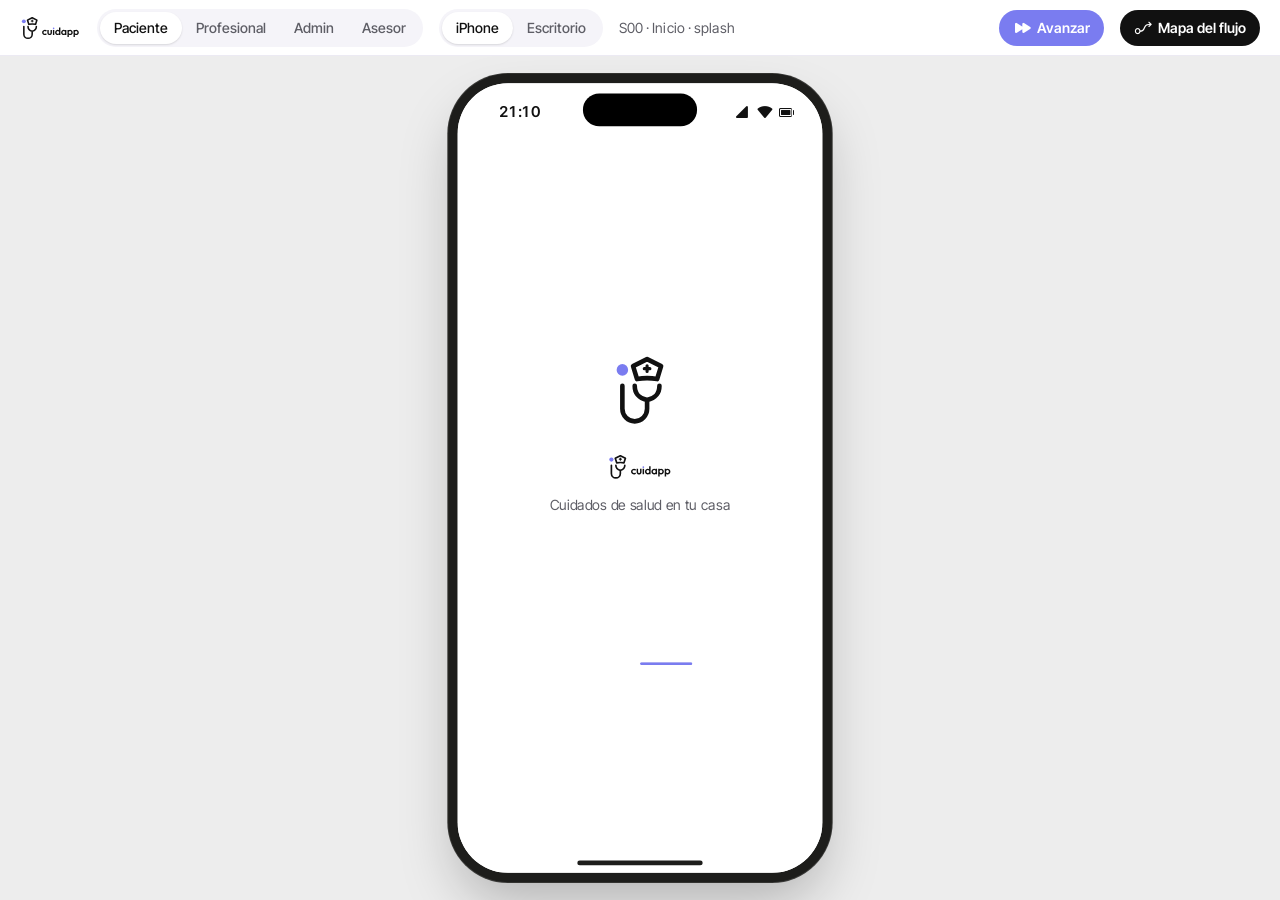
<file: index.html>
<!doctype html>
<html lang="es-CL">
<head>
<meta charset="utf-8">
<meta name="viewport" content="width=device-width, initial-scale=1, viewport-fit=cover">
<meta name="apple-mobile-web-app-capable" content="yes">
<meta name="theme-color" content="#FFFFFF">
<title>Cuidapp · Prototipo</title>
<link rel="icon" href="logo/favicon-nm.svg?v=20261027a1">
<link rel="apple-touch-icon" href="logo/apple-touch-icon.png?v=20261027a1">
<link rel="stylesheet" href="vendor/ph/regular/style.css?v=20261027a1">
<link rel="stylesheet" href="vendor/ph/fill/style.css?v=20261027a1">
<link rel="stylesheet" href="vendor/ph/bold/style.css?v=20261027a1">
<link rel="stylesheet" href="vendor/leaflet/leaflet.css?v=20261027a1">
<link rel="stylesheet" href="app.css?v=20261027a1">
<link rel="stylesheet" href="tema.css?v=20261027a1">
<link rel="stylesheet" href="thinking.css?v=20261026t1">
</head>
<body>
<div id="tb" class="tb"></div>
<div id="stage" class="stage"></div>
<script src="vendor/leaflet/leaflet.js?v=20261027a1"></script>
<script src="geo.js?v=20261027a1"></script>
<script src="examenes.js?v=20261027a1"></script>
<script src="app.js?v=20261027a1"></script>
<script src="pac.js?v=20261027a1"></script>
<script src="pro.js?v=20261027a1"></script>
<script src="adm.js?v=20261027a1"></script>
<script src="ficha.js?v=20261027a1"></script>
<script src="voz.js?v=20261027a1"></script>
<script src="lab.js?v=20261027a1"></script>
<script src="blog.js?v=20261027a1"></script>
<script src="salud.js?v=20261027a1"></script>
<script src="mkt.js?v=20261027a1"></script>
</body>
</html>
</file>
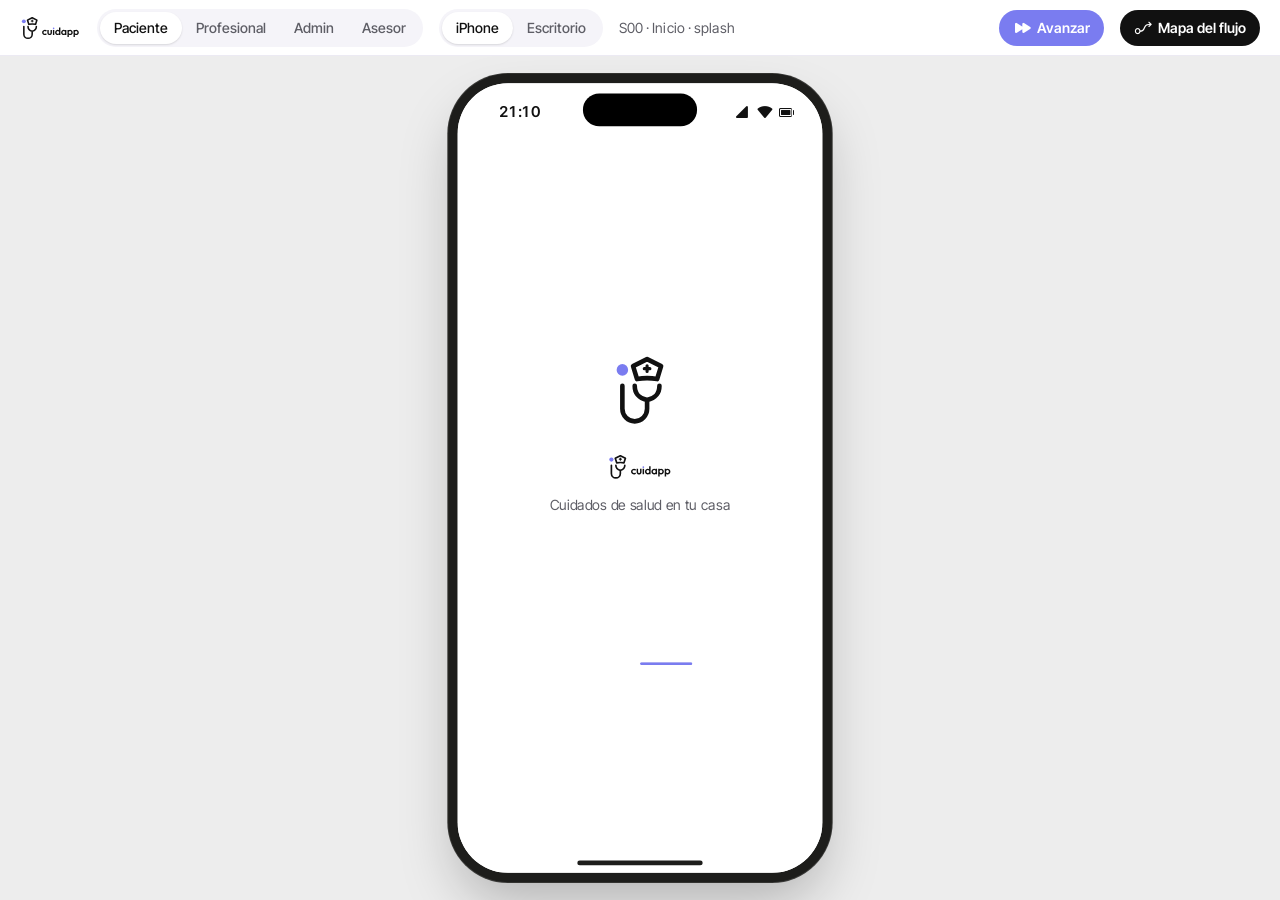
<file: actual/index.html>
<!doctype html><html lang="es"><head><meta charset="utf-8"><title>Cuidapp</title>
<meta name="robots" content="noindex">
<script>location.replace('../?r=20261026s' + location.hash);</script>
<meta http-equiv="refresh" content="0; url=../">
</head><body><a href="../">Ir a Cuidapp</a></body></html>
</file>
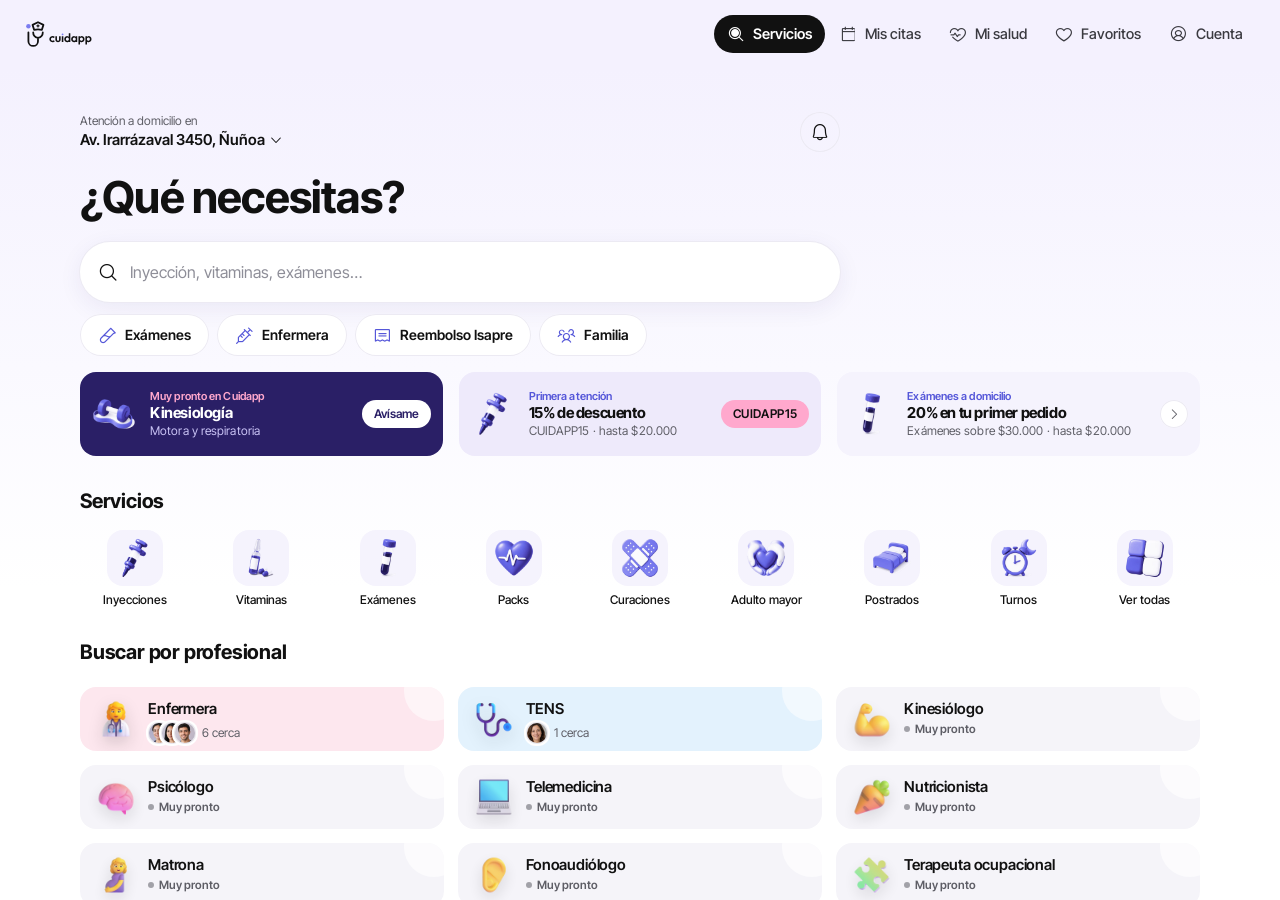
<file: plataforma/index.html>
<!doctype html>
<html lang="es-CL">
<head>
<meta charset="utf-8">
<base href="../">
<meta name="viewport" content="width=device-width, initial-scale=1, viewport-fit=cover">
<meta name="theme-color" content="#FFFFFF">
<title>Cuidapp · Enfermeras y TENS a domicilio</title>
<meta name="description" content="Busca, compara y agenda enfermeras y TENS a domicilio con precio y reseñas a la vista. Exámenes, Mi salud y reembolsos en un solo lugar.">
<style>
html,body{margin:0;height:100%;background:#fff}
.plat-load{position:fixed;inset:0;display:flex;flex-direction:column;align-items:center;justify-content:center;gap:10px;font:500 14px/1.4 system-ui,-apple-system,"Segoe UI",sans-serif;color:#5F5E6B}
.plat-load a{color:#5557D9}
.thk{display:flex;justify-content:center;align-items:flex-end;gap:12px;height:68px}
.thk img{width:40px;height:40px;display:block;animation:thkhop 1.4s cubic-bezier(.3,.7,.4,1) infinite;animation-delay:calc(var(--i) * .15s);filter:drop-shadow(0 4px 6px rgba(40,30,100,.16))}
@keyframes thkhop{0%,55%,100%{transform:none}28%{transform:translateY(-20px) scale(1.14) rotate(-7deg)}42%{transform:translateY(0) scale(.96)}}
@media (prefers-reduced-motion:reduce){.thk img{animation:none}.thk img:nth-child(2n){opacity:.75}}
</style>
<link rel="icon" href="logo/favicon-nm.svg">
<link rel="apple-touch-icon" href="logo/apple-touch-icon.png">
</head>
<body class="plat">
<div id="tb" class="tb"></div>
<div id="stage" class="stage"><div class="plat-load" role="status" aria-label="Cargando"><div class="thk"><img src="web/assets/emoji/iny.webp?v=20261026t1" alt="" style="--i:0" draggable="false"><img src="web/assets/emoji/vit.webp?v=20261026t1" alt="" style="--i:1" draggable="false"><img src="web/assets/emoji/cur.webp?v=20261026t1" alt="" style="--i:2" draggable="false"><img src="web/assets/emoji/mue.webp?v=20261026t1" alt="" style="--i:3" draggable="false"><img src="web/assets/emoji/cron.webp?v=20261026t1" alt="" style="--i:4" draggable="false"><img src="web/assets/emoji/sig.webp?v=20261026t1" alt="" style="--i:5" draggable="false"><img src="web/assets/emoji/heart.webp?v=20261026t1" alt="" style="--i:6" draggable="false"></div><div id="pl-t">Buscando para ti…</div></div></div>
<script>
/* Carga los mismos estilos y scripts del prototipo (index.html de la raíz), en orden,
   y luego la capa de plataforma web. Así la web siempre queda al día con el prototipo. */
(function () {
  var PV = '20261026y21';
  function css(h) { var l = document.createElement('link'); l.rel = 'stylesheet'; l.href = h; document.head.appendChild(l); }
  function js(list, done) {
    if (!list.length) return done();
    var s = document.createElement('script'); s.src = list[0]; s.async = false;
    s.onload = function () { js(list.slice(1), done); };
    s.onerror = function () { console.error('no cargó', list[0]); js(list.slice(1), done); };
    document.body.appendChild(s);
  }
  fetch('index.html?t=' + Date.now(), { cache: 'no-store' }).then(function (r) { return r.text(); }).then(function (t) {
    var d = new DOMParser().parseFromString(t, 'text/html');
    d.querySelectorAll('link[rel=stylesheet]').forEach(function (l) { css(l.getAttribute('href')); });
    css('plataforma/plat.css?v=' + PV);
    var srcs = [].map.call(d.querySelectorAll('script[src]'), function (s) { return s.getAttribute('src'); });
    js(srcs.concat(['plataforma/plat.js?v=' + PV]), function () { window.__platReady = true; });
  });
})();
setTimeout(function () { if (!window.__platReady) { var t = document.getElementById('pl-t'); if (t) t.innerHTML = 'Esto está tardando más de lo normal. <a href="">Reintentar</a>'; } }, 9000);
</script>
</body>
</html>
</file>
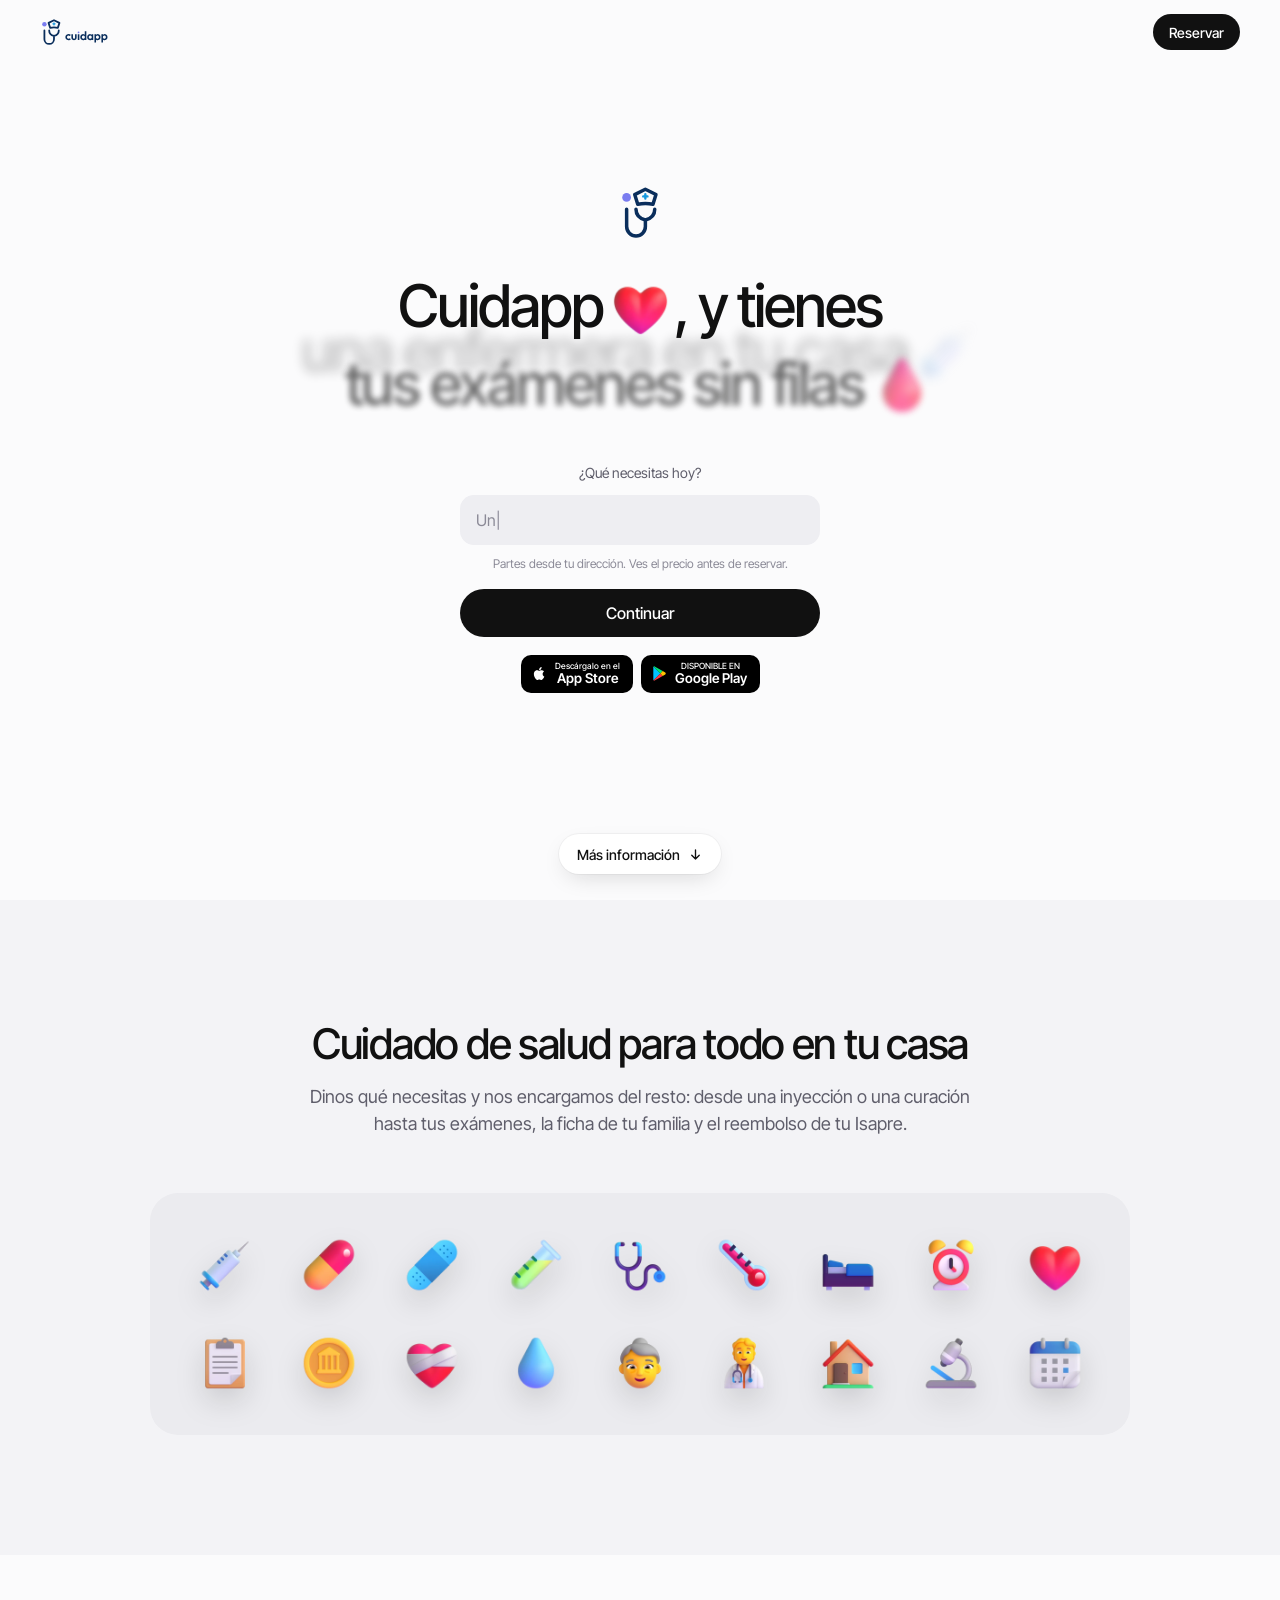
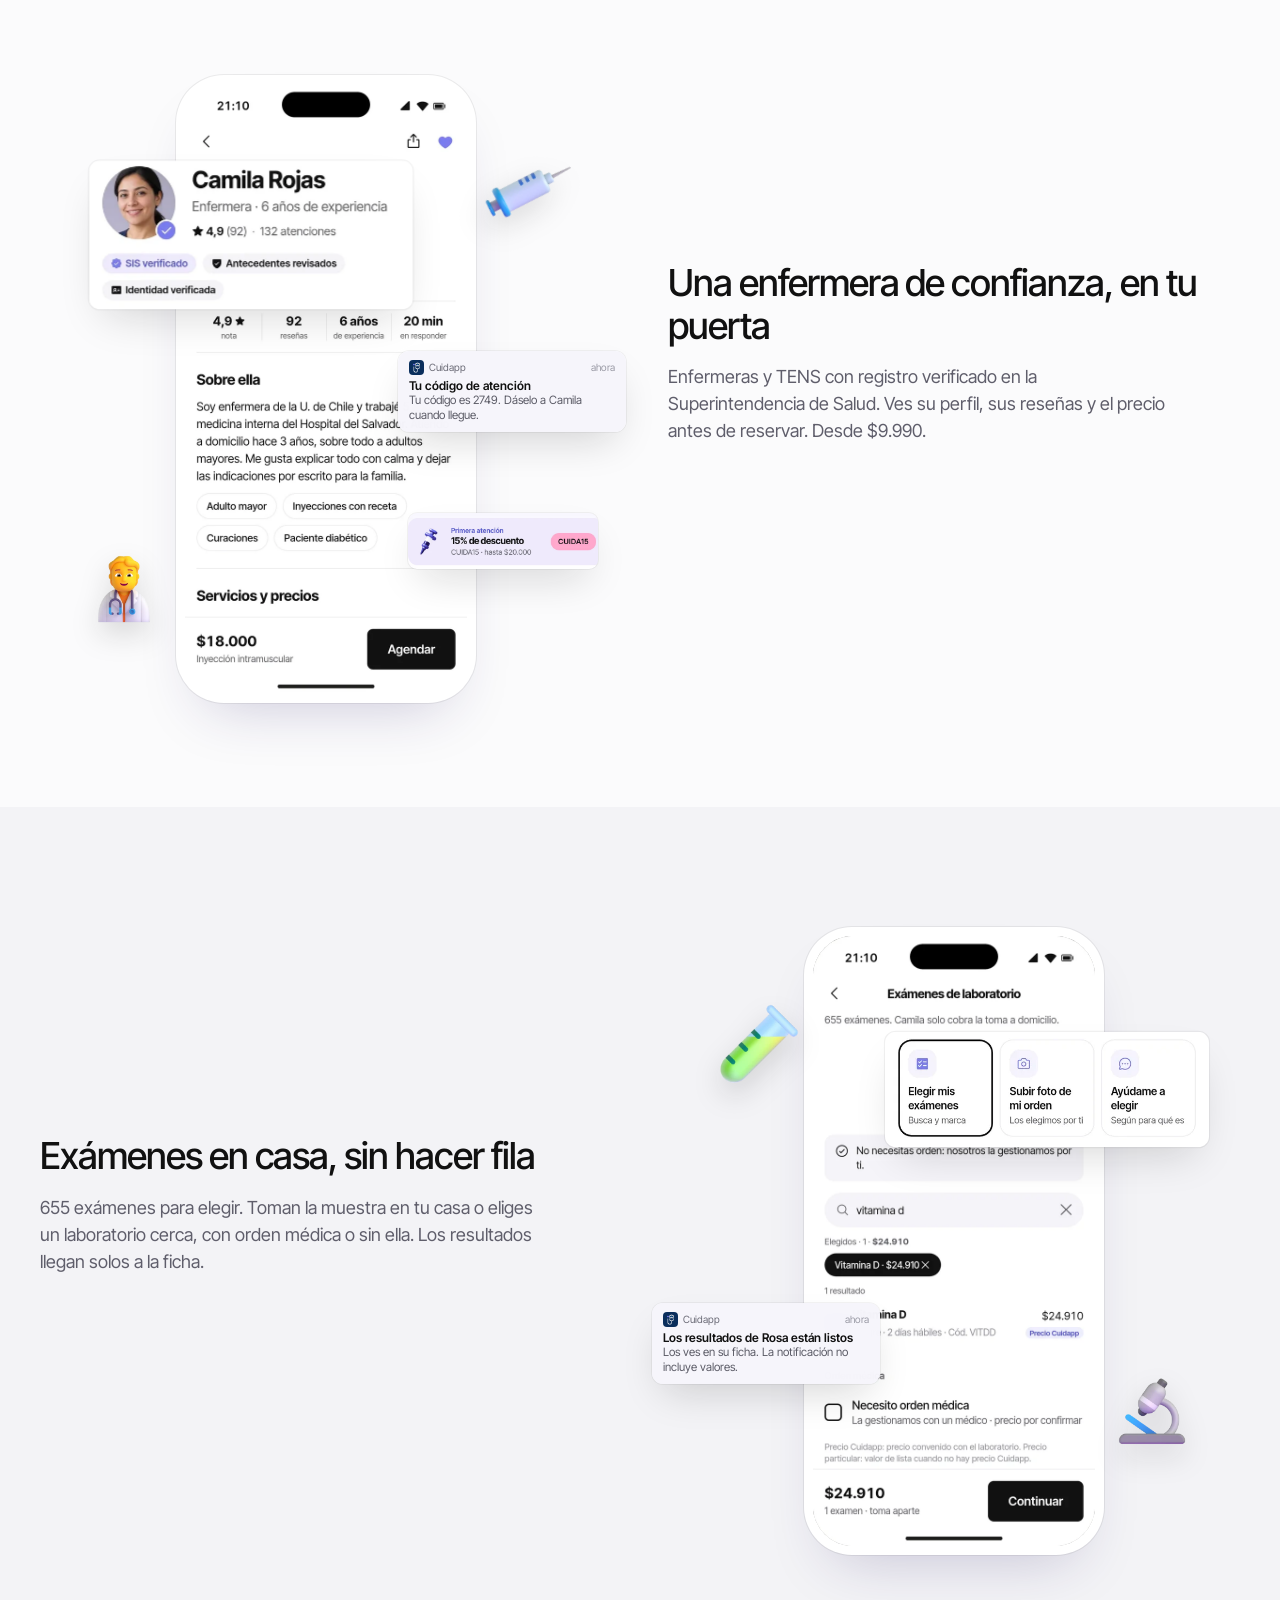
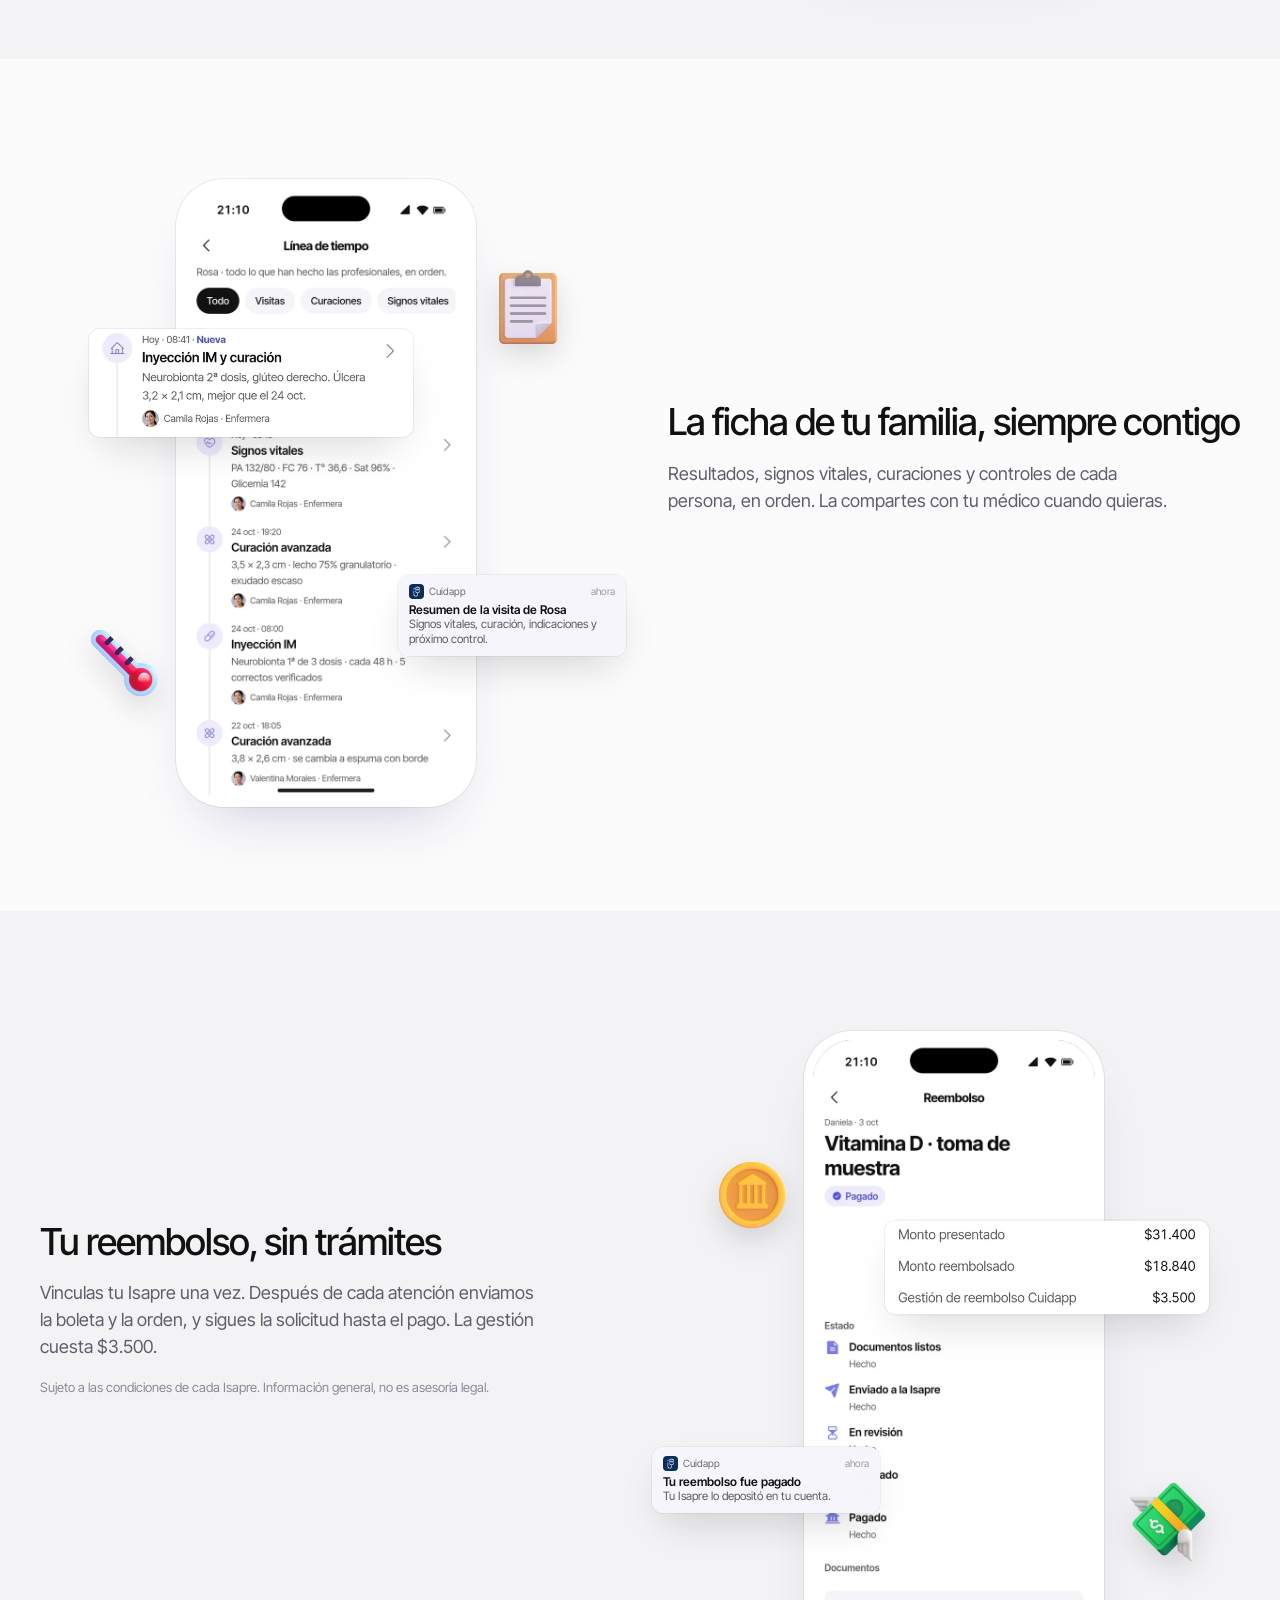
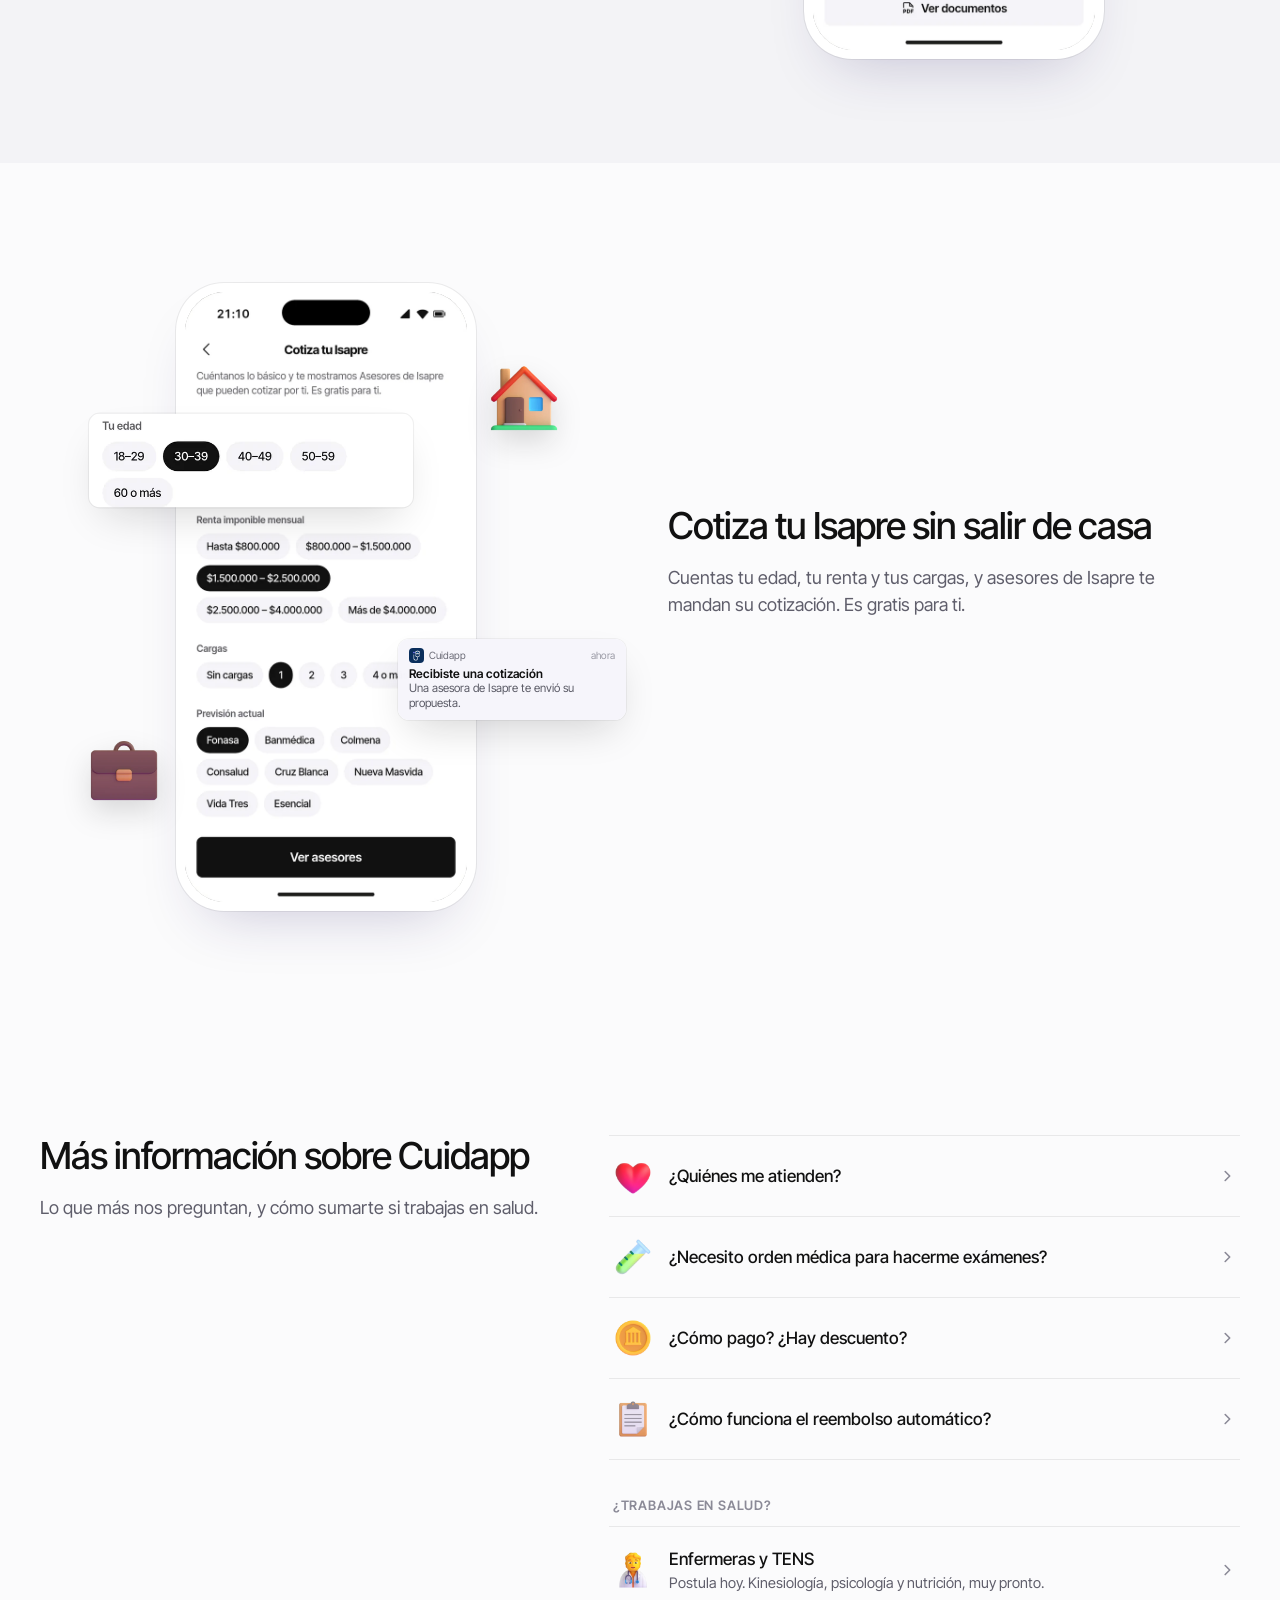
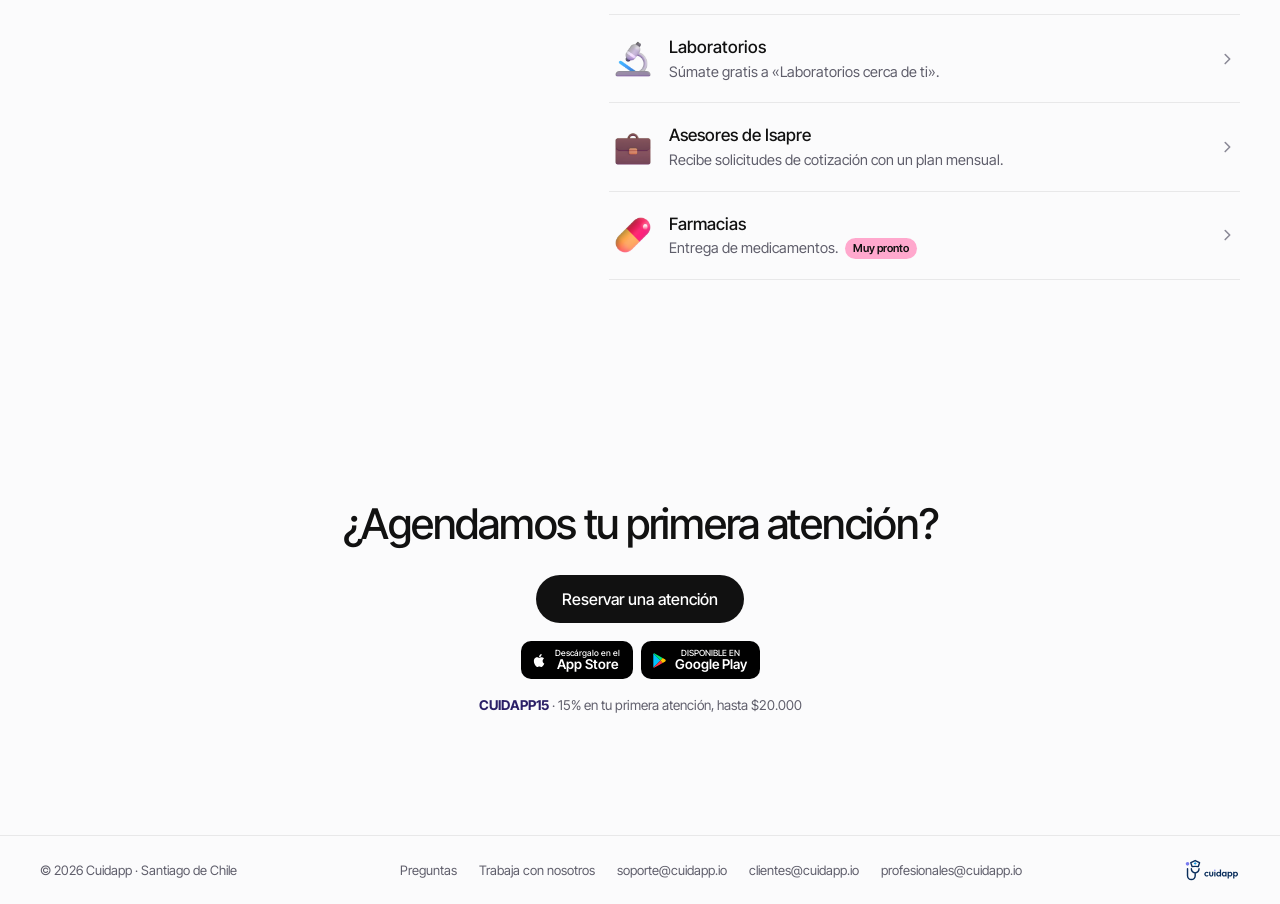
<file: web/index.html>
<!doctype html><html lang="es-CL"><head><meta charset="utf-8"><meta name="viewport" content="width=device-width,initial-scale=1">
<title>Cuidapp · Enfermería, exámenes y tu ficha de salud en casa</title>
<meta name="description" content="Enfermeras y TENS verificadas a domicilio, exámenes en casa o en un laboratorio cerca, ficha de salud familiar y reembolso automático a tu Isapre. Santiago.">
<link rel="icon" href="assets/logo/favicon.svg?v=20261026v18">
<link rel="preload" href="assets/fonts/InterTight.ttf?v=20261026v18" as="font" type="font/ttf" crossorigin>
<link rel="stylesheet" href="styles.css?v=20261026v18">
<script>if(!matchMedia('(prefers-reduced-motion: reduce)').matches){document.documentElement.classList.add('motion');setTimeout(function(){if(!window.__cuidaReady)document.documentElement.classList.remove('motion')},2500)}</script>
</head><body>
<header class="nav"><div class="nav-in"><a class="logo" href="#top" aria-label="Cuidapp, inicio"><span class="lg-f"><img src="assets/logo/cuidapp-horizontal-color.svg?v=20261026v18" alt="Cuidapp" width="84" height="36"></span><span class="lg-s"><img src="assets/logo/cuidapp-simbolo-color.svg?v=20261026v18" alt="" width="24" height="32"></span></a>
<form class="nsearch" role="search" action="../plataforma/"><svg viewBox="0 0 20 20" aria-hidden="true"><circle cx="8.5" cy="8.5" r="5.5" fill="none" stroke="currentColor" stroke-width="1.8"/><path d="m13 13 4 4" stroke="currentColor" stroke-width="1.8" stroke-linecap="round"/></svg><input id="nq" type="text" autocomplete="off" aria-label="¿Qué necesitas hoy?" placeholder="Una inyección de vitamina B12"></form>
<a class="btn btn-ink btn-s" href="../plataforma/">Reservar</a></div></header>
<main><section class="hero" id="top"><div class="hero-in">
<img class="mark hx" src="assets/logo/cuidapp-simbolo-color.svg?v=20261026v18" alt="" width="54" height="72">
<h1 class="hl"><span class="l1 hx">Cuidapp<img class="ii" src="assets/emoji/heart.webp?v=20261026v18" alt="" width="64" height="64">, y tienes</span>
<span class="l2 hx"><span class="sr">una enfermera en tu casa, tus exámenes sin filas, tu ficha siempre contigo y tu reembolso sin trámites</span><span class="rot" aria-hidden="true"><span class="rw on">una enfermera en tu <span class="nw">casa<img class="ii" src="assets/emoji/iny.webp?v=20261026v18" alt="" width="64" height="64"></span></span><span class="rw">tus exámenes sin <span class="nw">filas<img class="ii" src="assets/emoji/drop_of_blood.webp?v=20261026v18" alt="" width="64" height="64"></span></span><span class="rw">tu ficha siempre <span class="nw">contigo<img class="ii" src="assets/emoji/ficha.webp?v=20261026v18" alt="" width="64" height="64"></span></span><span class="rw">tu reembolso sin <span class="nw">trámites<img class="ii" src="assets/emoji/coin.webp?v=20261026v18" alt="" width="64" height="64"></span></span></span></span></h1>
<form class="ask" action="../plataforma/">
<label class="lbl hx" for="q">¿Qué necesitas hoy?</label>
<input class="hx" id="q" name="q" type="text" autocomplete="off" placeholder="Una inyección de vitamina B12">
<p class="fine-h hx">Partes desde tu dirección. Ves el precio antes de reservar.</p>
<button class="btn btn-ink hx" type="submit">Continuar</button>
<div class="mini-row hx"><div class="stores"><a class="store" href="../?v=m#/P06" aria-label="Descárgalo en el App Store"><svg viewBox="0 0 24 24" aria-hidden="true"><path fill="#fff" d="M16.37 12.6c-.02-2.3 1.88-3.4 1.96-3.46-1.07-1.56-2.73-1.78-3.32-1.8-1.41-.14-2.76.83-3.47.83-.72 0-1.82-.81-2.99-.79-1.54.02-2.96.9-3.75 2.27-1.6 2.78-.41 6.89 1.15 9.14.76 1.1 1.67 2.34 2.86 2.3 1.15-.05 1.58-.74 2.97-.74 1.38 0 1.78.74 2.99.72 1.24-.02 2.02-1.12 2.77-2.23.88-1.28 1.24-2.52 1.26-2.59-.03-.01-2.41-.93-2.43-3.65zM14.1 5.83c.63-.77 1.06-1.83.94-2.89-.91.04-2.01.61-2.67 1.37-.58.67-1.09 1.76-.96 2.8 1.02.08 2.06-.52 2.69-1.28z"/></svg><span><small>Descárgalo en el</small><b>App Store</b></span></a><a class="store" href="../?v=m#/P06" aria-label="Disponible en Google Play"><svg viewBox="0 0 24 24" aria-hidden="true"><path fill="#00C3FF" d="M3.6 2.3c-.2.2-.3.6-.3 1v17.4c0 .4.1.8.3 1l9.7-9.7z"/><path fill="#00E676" d="M16.5 8.6 5.1 2.1c-.6-.3-1.1-.3-1.5.2l9.7 9.7z"/><path fill="#FF3A44" d="M13.3 12l-9.7 9.7c.4.4.9.5 1.5.2l11.4-6.5z"/><path fill="#FFC400" d="M20.1 10.6l-3.6-2-3.2 3.4 3.2 3.4 3.6-2c1-.6 1-2.2 0-2.8z"/></svg><span><small>DISPONIBLE EN</small><b>Google Play</b></span></a></div></div>
</form></div>
<a class="more hx" href="#todo">Más información <svg viewBox="0 0 20 20" aria-hidden="true"><path d="M10 4v12m-5-5 5 5 5-5" fill="none" stroke="currentColor" stroke-width="1.8" stroke-linecap="round" stroke-linejoin="round"/></svg></a>
</section><section class="todo band-g" id="todo"><div class="wrap c">
<h2 class="h2 rv">Cuidado de salud para todo en tu casa</h2>
<p class="sub rv">Dinos qué necesitas y nos encargamos del resto: desde una inyección o una curación hasta tus exámenes, la ficha de tu familia y el reembolso de tu Isapre.</p>
<div class="tray rv"><span class="tc"><img class="emo " src="assets/emoji/iny.webp?v=20261026v18" alt="" width="72" height="72" loading="lazy"></span><span class="tc"><img class="emo " src="assets/emoji/vit.webp?v=20261026v18" alt="" width="72" height="72" loading="lazy"></span><span class="tc"><img class="emo " src="assets/emoji/cur.webp?v=20261026v18" alt="" width="72" height="72" loading="lazy"></span><span class="tc"><img class="emo " src="assets/emoji/mue.webp?v=20261026v18" alt="" width="72" height="72" loading="lazy"></span><span class="tc"><img class="emo " src="assets/emoji/cron.webp?v=20261026v18" alt="" width="72" height="72" loading="lazy"></span><span class="tc"><img class="emo " src="assets/emoji/sig.webp?v=20261026v18" alt="" width="72" height="72" loading="lazy"></span><span class="tc"><img class="emo " src="assets/emoji/pd.webp?v=20261026v18" alt="" width="72" height="72" loading="lazy"></span><span class="tc"><img class="emo " src="assets/emoji/turn.webp?v=20261026v18" alt="" width="72" height="72" loading="lazy"></span><span class="tc"><img class="emo " src="assets/emoji/heart.webp?v=20261026v18" alt="" width="72" height="72" loading="lazy"></span><span class="tc"><img class="emo " src="assets/emoji/ficha.webp?v=20261026v18" alt="" width="72" height="72" loading="lazy"></span><span class="tc"><img class="emo " src="assets/emoji/coin.webp?v=20261026v18" alt="" width="72" height="72" loading="lazy"></span><span class="tc"><img class="emo " src="assets/emoji/cura.webp?v=20261026v18" alt="" width="72" height="72" loading="lazy"></span><span class="tc"><img class="emo " src="assets/emoji/son.webp?v=20261026v18" alt="" width="72" height="72" loading="lazy"></span><span class="tc"><img class="emo " src="assets/emoji/tens4.webp?v=20261026v18" alt="" width="72" height="72" loading="lazy"></span><span class="tc"><img class="emo " src="assets/emoji/hw.webp?v=20261026v18" alt="" width="72" height="72" loading="lazy"></span><span class="tc"><img class="emo " src="assets/emoji/house.webp?v=20261026v18" alt="" width="72" height="72" loading="lazy"></span><span class="tc"><img class="emo " src="assets/emoji/microscope.webp?v=20261026v18" alt="" width="72" height="72" loading="lazy"></span><span class="tc"><img class="emo " src="assets/emoji/tearoff_calendar.webp?v=20261026v18" alt="" width="72" height="72" loading="lazy"></span></div>
</div></section><section class="row band-w side-l" id="enfermera"><div class="wrap row-g"><div class="mock"><div class="phn"><img src="assets/phone/P12.webp?v=20261026v18" alt="Perfil de Camila Rojas con reseñas y precio" width="600" height="1298" loading="lazy"><span class="hole" aria-hidden="true" style="top:87.0px;height:129.7px"></span><img class="pop pop-l" src="assets/pop/perfil.webp?v=20261026v18" alt="Camila Rojas, enfermera, 6 años de experiencia, 4,9 estrellas, SIS verificado, antecedentes revisados, identidad verificada" width="600" height="276" loading="lazy" style="top:87.0px"></div><div class="bo push pa" role="img" aria-label="Notificación de Cuidapp: Tu código de atención. Tu código es 2749. Dáselo a Camila cuando llegue."><div class="push-h"><img src="assets/logo/apple-touch-icon.png?v=20261026v18" alt="" width="20" height="20"><span>Cuidapp</span><span class="t3">ahora</span></div><b>Tu código de atención</b><span>Tu código es 2749. Dáselo a Camila cuando llegue.</span></div><img class="bo bo-b" src="assets/ui/promo.webp?v=20261026v18" alt="Primera atención: 15% de descuento con CUIDAPP15, hasta $20.000" width="309" loading="lazy"><img class="emo e1" src="assets/emoji/iny.webp?v=20261026v18" alt="" width="64" height="64" loading="lazy"><img class="emo e2" src="assets/emoji/hw.webp?v=20261026v18" alt="" width="64" height="64" loading="lazy"></div><div class="txt"><h2 class="h3 rv">Una enfermera de confianza, en tu puerta</h2><p class="body rv">Enfermeras y TENS con registro verificado en la Superintendencia de Salud. Ves su perfil, sus reseñas y el precio antes de reservar. Desde $9.990.</p></div></div></section><section class="row band-g side-r" id="examenes"><div class="wrap row-g"><div class="mock"><div class="phn"><img src="assets/phone/examenes.webp?v=20261026v18" alt="Exámenes de laboratorio con precio por examen" width="600" height="1298" loading="lazy"><span class="hole" aria-hidden="true" style="top:104.9px;height:100.6px"></span><img class="pop pop-r" src="assets/pop/opciones.webp?v=20261026v18" alt="Elegir mis exámenes, subir foto de mi orden o pedir ayuda para elegir" width="600" height="214" loading="lazy" style="top:104.9px"></div><div class="bo push pc" role="img" aria-label="Notificación de Cuidapp: Los resultados de Rosa están listos. Los ves en su ficha. La notificación no incluye valores."><div class="push-h"><img src="assets/logo/apple-touch-icon.png?v=20261026v18" alt="" width="20" height="20"><span>Cuidapp</span><span class="t3">ahora</span></div><b>Los resultados de Rosa están listos</b><span>Los ves en su ficha. La notificación no incluye valores.</span></div><img class="emo e3" src="assets/emoji/mue.webp?v=20261026v18" alt="" width="64" height="64" loading="lazy"><img class="emo e4" src="assets/emoji/microscope.webp?v=20261026v18" alt="" width="64" height="64" loading="lazy"></div><div class="txt"><h2 class="h3 rv">Exámenes en casa, sin hacer fila</h2><p class="body rv">655 exámenes para elegir. Toman la muestra en tu casa o eliges un laboratorio cerca, con orden médica o sin ella. Los resultados llegan solos a la ficha.</p></div></div></section><section class="row band-w side-l" id="ficha"><div class="wrap row-g"><div class="mock"><div class="phn"><img src="assets/phone/linea.webp?v=20261026v18" alt="Línea de tiempo de Rosa con visitas, curaciones y signos vitales" width="600" height="1298" loading="lazy"><span class="hole" aria-hidden="true" style="top:150.0px;height:94.0px"></span><img class="pop pop-l" src="assets/pop/visita.webp?v=20261026v18" alt="Hoy: inyección IM y curación, registrada por Camila Rojas, enfermera" width="600" height="200" loading="lazy" style="top:150.0px"></div><div class="bo push pd" role="img" aria-label="Notificación de Cuidapp: Resumen de la visita de Rosa. Signos vitales, curación, indicaciones y próximo control."><div class="push-h"><img src="assets/logo/apple-touch-icon.png?v=20261026v18" alt="" width="20" height="20"><span>Cuidapp</span><span class="t3">ahora</span></div><b>Resumen de la visita de Rosa</b><span>Signos vitales, curación, indicaciones y próximo control.</span></div><img class="emo e5" src="assets/emoji/ficha.webp?v=20261026v18" alt="" width="64" height="64" loading="lazy"><img class="emo e6" src="assets/emoji/sig.webp?v=20261026v18" alt="" width="64" height="64" loading="lazy"></div><div class="txt"><h2 class="h3 rv">La ficha de tu familia, siempre contigo</h2><p class="body rv">Resultados, signos vitales, curaciones y controles de cada persona, en orden. La compartes con tu médico cuando quieras.</p></div></div></section><section class="row band-g side-r" id="reembolso"><div class="wrap row-g"><div class="mock"><div class="phn"><img src="assets/phone/reembolso.webp?v=20261026v18" alt="Reembolso de Vitamina D con su estado" width="600" height="1298" loading="lazy"><span class="hole" aria-hidden="true" style="top:188.5px;height:81.8px"></span><img class="pop pop-r" src="assets/pop/montos.webp?v=20261026v18" alt="Monto presentado $31.400, monto reembolsado $18.840, gestión Cuidapp $3.500" width="600" height="174" loading="lazy" style="top:188.5px"></div><div class="bo push pe" role="img" aria-label="Notificación de Cuidapp: Tu reembolso fue pagado. Tu Isapre lo depositó en tu cuenta."><div class="push-h"><img src="assets/logo/apple-touch-icon.png?v=20261026v18" alt="" width="20" height="20"><span>Cuidapp</span><span class="t3">ahora</span></div><b>Tu reembolso fue pagado</b><span>Tu Isapre lo depositó en tu cuenta.</span></div><img class="emo e7" src="assets/emoji/coin.webp?v=20261026v18" alt="" width="64" height="64" loading="lazy"><img class="emo e8" src="assets/emoji/money.webp?v=20261026v18" alt="" width="64" height="64" loading="lazy"></div><div class="txt"><h2 class="h3 rv">Tu reembolso, sin trámites</h2><p class="body rv">Vinculas tu Isapre una vez. Después de cada atención enviamos la boleta y la orden, y sigues la solicitud hasta el pago. La gestión cuesta $3.500.</p><p class="note">Sujeto a las condiciones de cada Isapre. Información general, no es asesoría legal.</p></div></div></section><section class="row band-w side-l" id="isapre"><div class="wrap row-g"><div class="mock"><div class="phn"><img src="assets/phone/cotiza.webp?v=20261026v18" alt="Cotiza tu Isapre: renta, cargas y previsión actual" width="600" height="1298" loading="lazy"><span class="hole" aria-hidden="true" style="top:129.3px;height:81.8px"></span><img class="pop pop-l" src="assets/pop/edad.webp?v=20261026v18" alt="Tu edad: 30 a 39 seleccionado" width="600" height="174" loading="lazy" style="top:129.3px"></div><div class="bo push pf" role="img" aria-label="Notificación de Cuidapp: Recibiste una cotización. Una asesora de Isapre te envió su propuesta."><div class="push-h"><img src="assets/logo/apple-touch-icon.png?v=20261026v18" alt="" width="20" height="20"><span>Cuidapp</span><span class="t3">ahora</span></div><b>Recibiste una cotización</b><span>Una asesora de Isapre te envió su propuesta.</span></div><img class="emo e9" src="assets/emoji/brief.webp?v=20261026v18" alt="" width="64" height="64" loading="lazy"><img class="emo e10" src="assets/emoji/house.webp?v=20261026v18" alt="" width="64" height="64" loading="lazy"></div><div class="txt"><h2 class="h3 rv">Cotiza tu Isapre sin salir de casa</h2><p class="body rv">Cuentas tu edad, tu renta y tus cargas, y asesores de Isapre te mandan su cotización. Es gratis para ti.</p></div></div></section><section class="info band-w" id="info"><div class="wrap info-g"><div><h2 class="h3 rv">Más información sobre Cuidapp</h2><p class="body rv">Lo que más nos preguntan, y cómo sumarte si trabajas en salud.</p></div>
<div class="list"><details class="li rv"><summary><img class="emo li-i" src="assets/emoji/heart.webp?v=20261026v18" alt="" width="40" height="40" loading="lazy"><span>¿Quiénes me atienden?</span><svg class="chev" viewBox="0 0 20 20" aria-hidden="true"><path d="m8 5 5 5-5 5" fill="none" stroke="currentColor" stroke-width="1.8" stroke-linecap="round" stroke-linejoin="round"/></svg></summary><p>Enfermeras y TENS. Antes de atender revisamos su registro en la Superintendencia de Salud, su identidad y sus antecedentes.</p></details><details class="li rv"><summary><img class="emo li-i" src="assets/emoji/mue.webp?v=20261026v18" alt="" width="40" height="40" loading="lazy"><span>¿Necesito orden médica para hacerme exámenes?</span><svg class="chev" viewBox="0 0 20 20" aria-hidden="true"><path d="m8 5 5 5-5 5" fill="none" stroke="currentColor" stroke-width="1.8" stroke-linecap="round" stroke-linejoin="round"/></svg></summary><p>No es obligatoria. Eliges tus exámenes, subes la foto de tu orden o pides ayuda. Para inyecciones y algunos tratamientos sí te pediremos la receta.</p></details><details class="li rv"><summary><img class="emo li-i" src="assets/emoji/coin.webp?v=20261026v18" alt="" width="40" height="40" loading="lazy"><span>¿Cómo pago? ¿Hay descuento?</span><svg class="chev" viewBox="0 0 20 20" aria-hidden="true"><path d="m8 5 5 5-5 5" fill="none" stroke="currentColor" stroke-width="1.8" stroke-linecap="round" stroke-linejoin="round"/></svg></summary><p>Pagas con tarjeta al reservar y ves el total antes de confirmar. En tu primera atención tienes 15% de descuento, hasta $20.000, con CUIDAPP15.</p></details><details class="li rv"><summary><img class="emo li-i" src="assets/emoji/ficha.webp?v=20261026v18" alt="" width="40" height="40" loading="lazy"><span>¿Cómo funciona el reembolso automático?</span><svg class="chev" viewBox="0 0 20 20" aria-hidden="true"><path d="m8 5 5 5-5 5" fill="none" stroke="currentColor" stroke-width="1.8" stroke-linecap="round" stroke-linejoin="round"/></svg></summary><p>Vinculas tu Isapre una vez y enviamos la boleta, la orden médica y tu carnet después de cada atención. La gestión cuesta $3.500 y sigues cada solicitud hasta el pago.</p></details><p class="list-h rv" id="aliados">¿Trabajas en salud?</p><a class="li rv" href="../?v=m#/R01"><img class="emo li-i" src="assets/emoji/hw.webp?v=20261026v18" alt="" width="40" height="40" loading="lazy"><span><b>Enfermeras y TENS</b><small>Postula hoy. Kinesiología, psicología y nutrición, muy pronto.</small></span><svg class="chev" viewBox="0 0 20 20" aria-hidden="true"><path d="m8 5 5 5-5 5" fill="none" stroke="currentColor" stroke-width="1.8" stroke-linecap="round" stroke-linejoin="round"/></svg></a><a class="li rv" href="mailto:profesionales@cuidapp.io?subject=Quiero%20ser%20aliado%20de%20Cuidapp"><img class="emo li-i" src="assets/emoji/microscope.webp?v=20261026v18" alt="" width="40" height="40" loading="lazy"><span><b>Laboratorios</b><small>Súmate gratis a «Laboratorios cerca de ti».</small></span><svg class="chev" viewBox="0 0 20 20" aria-hidden="true"><path d="m8 5 5 5-5 5" fill="none" stroke="currentColor" stroke-width="1.8" stroke-linecap="round" stroke-linejoin="round"/></svg></a><a class="li rv" href="mailto:profesionales@cuidapp.io?subject=Quiero%20ser%20aliado%20de%20Cuidapp"><img class="emo li-i" src="assets/emoji/brief.webp?v=20261026v18" alt="" width="40" height="40" loading="lazy"><span><b>Asesores de Isapre</b><small>Recibe solicitudes de cotización con un plan mensual.</small></span><svg class="chev" viewBox="0 0 20 20" aria-hidden="true"><path d="m8 5 5 5-5 5" fill="none" stroke="currentColor" stroke-width="1.8" stroke-linecap="round" stroke-linejoin="round"/></svg></a><a class="li rv" href="mailto:profesionales@cuidapp.io?subject=Quiero%20ser%20aliado%20de%20Cuidapp"><img class="emo li-i" src="assets/emoji/vit.webp?v=20261026v18" alt="" width="40" height="40" loading="lazy"><span><b>Farmacias</b><small>Entrega de medicamentos. <span class="tag">Muy pronto</span></small></span><svg class="chev" viewBox="0 0 20 20" aria-hidden="true"><path d="m8 5 5 5-5 5" fill="none" stroke="currentColor" stroke-width="1.8" stroke-linecap="round" stroke-linejoin="round"/></svg></a></div></div></section><section class="cta band-w"><div class="wrap c"><h2 class="h2 rv">¿Agendamos tu primera atención?</h2>
<div class="cta-b rv"><a class="btn btn-ink" href="../plataforma/">Reservar una atención</a></div><div class="rv"><div class="stores"><a class="store" href="../?v=m#/P06" aria-label="Descárgalo en el App Store"><svg viewBox="0 0 24 24" aria-hidden="true"><path fill="#fff" d="M16.37 12.6c-.02-2.3 1.88-3.4 1.96-3.46-1.07-1.56-2.73-1.78-3.32-1.8-1.41-.14-2.76.83-3.47.83-.72 0-1.82-.81-2.99-.79-1.54.02-2.96.9-3.75 2.27-1.6 2.78-.41 6.89 1.15 9.14.76 1.1 1.67 2.34 2.86 2.3 1.15-.05 1.58-.74 2.97-.74 1.38 0 1.78.74 2.99.72 1.24-.02 2.02-1.12 2.77-2.23.88-1.28 1.24-2.52 1.26-2.59-.03-.01-2.41-.93-2.43-3.65zM14.1 5.83c.63-.77 1.06-1.83.94-2.89-.91.04-2.01.61-2.67 1.37-.58.67-1.09 1.76-.96 2.8 1.02.08 2.06-.52 2.69-1.28z"/></svg><span><small>Descárgalo en el</small><b>App Store</b></span></a><a class="store" href="../?v=m#/P06" aria-label="Disponible en Google Play"><svg viewBox="0 0 24 24" aria-hidden="true"><path fill="#00C3FF" d="M3.6 2.3c-.2.2-.3.6-.3 1v17.4c0 .4.1.8.3 1l9.7-9.7z"/><path fill="#00E676" d="M16.5 8.6 5.1 2.1c-.6-.3-1.1-.3-1.5.2l9.7 9.7z"/><path fill="#FF3A44" d="M13.3 12l-9.7 9.7c.4.4.9.5 1.5.2l11.4-6.5z"/><path fill="#FFC400" d="M20.1 10.6l-3.6-2-3.2 3.4 3.2 3.4 3.6-2c1-.6 1-2.2 0-2.8z"/></svg><span><small>DISPONIBLE EN</small><b>Google Play</b></span></a></div></div>
<p class="c15 rv"><b>CUIDAPP15</b> · 15% en tu primera atención, hasta $20.000</p></div></section></main>
<footer class="foot"><div class="foot-in"><span>© 2026 Cuidapp · Santiago de Chile</span><span class="foot-l"><a href="#info">Preguntas</a><a href="#aliados">Trabaja con nosotros</a><a href="mailto:soporte@cuidapp.io">soporte@cuidapp.io</a><a href="mailto:clientes@cuidapp.io">clientes@cuidapp.io</a><a href="mailto:profesionales@cuidapp.io?subject=Quiero%20ser%20aliado%20de%20Cuidapp">profesionales@cuidapp.io</a></span><img src="assets/logo/cuidapp-horizontal-color.svg?v=20261026v18" alt="Cuidapp" width="70" height="30"></div></footer>
<script src="assets/js/sugdata.js?v=20261026v19" defer></script><script src="assets/js/sugg.js?v=20261026v18" defer></script><script src="assets/js/gsap.min.js?v=20261026v18" defer></script><script src="assets/js/ScrollTrigger.min.js?v=20261026v18" defer></script><script src="assets/js/lenis.min.js?v=20261026v18" defer></script><script src="main.js?v=20261026v18" defer></script>
</body></html>
</file>
<file: vendor/ph/regular/style.css>
@font-face {
  font-family: "Phosphor";
  src:
    url("./Phosphor.woff2") format("woff2"),
    url("./Phosphor.woff") format("woff"),
    url("./Phosphor.ttf") format("truetype"),
    url("./Phosphor.svg#Phosphor") format("svg");
  font-weight: normal;
  font-style: normal;
  font-display: block;
}

.ph {
  /* use !important to prevent issues with browser extensions that change fonts */
  font-family: "Phosphor" !important;
  speak: never;
  font-style: normal;
  font-weight: normal;
  font-variant: normal;
  text-transform: none;
  line-height: 1;

  /* Enable Ligatures ================ */
  letter-spacing: 0;
  -webkit-font-feature-settings: "liga";
  -moz-font-feature-settings: "liga=1";
  -moz-font-feature-settings: "liga";
  -ms-font-feature-settings: "liga" 1;
  font-feature-settings: "liga";
  -webkit-font-variant-ligatures: discretionary-ligatures;
  font-variant-ligatures: discretionary-ligatures;

  /* Better Font Rendering =========== */
  -webkit-font-smoothing: antialiased;
  -moz-osx-font-smoothing: grayscale;
}

.ph.ph-acorn:before {
  content: "\eb9a";
}
.ph.ph-address-book:before {
  content: "\e6f8";
}
.ph.ph-address-book-tabs:before {
  content: "\ee4e";
}
.ph.ph-air-traffic-control:before {
  content: "\ecd8";
}
.ph.ph-airplane:before {
  content: "\e002";
}
.ph.ph-airplane-in-flight:before {
  content: "\e4fe";
}
.ph.ph-airplane-landing:before {
  content: "\e502";
}
.ph.ph-airplane-takeoff:before {
  content: "\e504";
}
.ph.ph-airplane-taxiing:before {
  content: "\e500";
}
.ph.ph-airplane-tilt:before {
  content: "\e5d6";
}
.ph.ph-airplay:before {
  content: "\e004";
}
.ph.ph-alarm:before {
  content: "\e006";
}
.ph.ph-alien:before {
  content: "\e8a6";
}
.ph.ph-align-bottom:before {
  content: "\e506";
}
.ph.ph-align-bottom-simple:before {
  content: "\eb0c";
}
.ph.ph-align-center-horizontal:before {
  content: "\e50a";
}
.ph.ph-align-center-horizontal-simple:before {
  content: "\eb0e";
}
.ph.ph-align-center-vertical:before {
  content: "\e50c";
}
.ph.ph-align-center-vertical-simple:before {
  content: "\eb10";
}
.ph.ph-align-left:before {
  content: "\e50e";
}
.ph.ph-align-left-simple:before {
  content: "\eaee";
}
.ph.ph-align-right:before {
  content: "\e510";
}
.ph.ph-align-right-simple:before {
  content: "\eb12";
}
.ph.ph-align-top:before {
  content: "\e512";
}
.ph.ph-align-top-simple:before {
  content: "\eb14";
}
.ph.ph-amazon-logo:before {
  content: "\e96c";
}
.ph.ph-ambulance:before {
  content: "\e572";
}
.ph.ph-anchor:before {
  content: "\e514";
}
.ph.ph-anchor-simple:before {
  content: "\e5d8";
}
.ph.ph-android-logo:before {
  content: "\e008";
}
.ph.ph-angle:before {
  content: "\e7bc";
}
.ph.ph-angular-logo:before {
  content: "\eb80";
}
.ph.ph-aperture:before {
  content: "\e00a";
}
.ph.ph-app-store-logo:before {
  content: "\e974";
}
.ph.ph-app-window:before {
  content: "\e5da";
}
.ph.ph-apple-logo:before {
  content: "\e516";
}
.ph.ph-apple-podcasts-logo:before {
  content: "\eb96";
}
.ph.ph-approximate-equals:before {
  content: "\edaa";
}
.ph.ph-archive:before {
  content: "\e00c";
}
.ph.ph-armchair:before {
  content: "\e012";
}
.ph.ph-arrow-arc-left:before {
  content: "\e014";
}
.ph.ph-arrow-arc-right:before {
  content: "\e016";
}
.ph.ph-arrow-bend-double-up-left:before {
  content: "\e03a";
}
.ph.ph-arrow-bend-double-up-right:before {
  content: "\e03c";
}
.ph.ph-arrow-bend-down-left:before {
  content: "\e018";
}
.ph.ph-arrow-bend-down-right:before {
  content: "\e01a";
}
.ph.ph-arrow-bend-left-down:before {
  content: "\e01c";
}
.ph.ph-arrow-bend-left-up:before {
  content: "\e01e";
}
.ph.ph-arrow-bend-right-down:before {
  content: "\e020";
}
.ph.ph-arrow-bend-right-up:before {
  content: "\e022";
}
.ph.ph-arrow-bend-up-left:before {
  content: "\e024";
}
.ph.ph-arrow-bend-up-right:before {
  content: "\e026";
}
.ph.ph-arrow-circle-down:before {
  content: "\e028";
}
.ph.ph-arrow-circle-down-left:before {
  content: "\e02a";
}
.ph.ph-arrow-circle-down-right:before {
  content: "\e02c";
}
.ph.ph-arrow-circle-left:before {
  content: "\e05a";
}
.ph.ph-arrow-circle-right:before {
  content: "\e02e";
}
.ph.ph-arrow-circle-up:before {
  content: "\e030";
}
.ph.ph-arrow-circle-up-left:before {
  content: "\e032";
}
.ph.ph-arrow-circle-up-right:before {
  content: "\e034";
}
.ph.ph-arrow-clockwise:before {
  content: "\e036";
}
.ph.ph-arrow-counter-clockwise:before {
  content: "\e038";
}
.ph.ph-arrow-down:before {
  content: "\e03e";
}
.ph.ph-arrow-down-left:before {
  content: "\e040";
}
.ph.ph-arrow-down-right:before {
  content: "\e042";
}
.ph.ph-arrow-elbow-down-left:before {
  content: "\e044";
}
.ph.ph-arrow-elbow-down-right:before {
  content: "\e046";
}
.ph.ph-arrow-elbow-left:before {
  content: "\e048";
}
.ph.ph-arrow-elbow-left-down:before {
  content: "\e04a";
}
.ph.ph-arrow-elbow-left-up:before {
  content: "\e04c";
}
.ph.ph-arrow-elbow-right:before {
  content: "\e04e";
}
.ph.ph-arrow-elbow-right-down:before {
  content: "\e050";
}
.ph.ph-arrow-elbow-right-up:before {
  content: "\e052";
}
.ph.ph-arrow-elbow-up-left:before {
  content: "\e054";
}
.ph.ph-arrow-elbow-up-right:before {
  content: "\e056";
}
.ph.ph-arrow-fat-down:before {
  content: "\e518";
}
.ph.ph-arrow-fat-left:before {
  content: "\e51a";
}
.ph.ph-arrow-fat-line-down:before {
  content: "\e51c";
}
.ph.ph-arrow-fat-line-left:before {
  content: "\e51e";
}
.ph.ph-arrow-fat-line-right:before {
  content: "\e520";
}
.ph.ph-arrow-fat-line-up:before {
  content: "\e522";
}
.ph.ph-arrow-fat-lines-down:before {
  content: "\e524";
}
.ph.ph-arrow-fat-lines-left:before {
  content: "\e526";
}
.ph.ph-arrow-fat-lines-right:before {
  content: "\e528";
}
.ph.ph-arrow-fat-lines-up:before {
  content: "\e52a";
}
.ph.ph-arrow-fat-right:before {
  content: "\e52c";
}
.ph.ph-arrow-fat-up:before {
  content: "\e52e";
}
.ph.ph-arrow-left:before {
  content: "\e058";
}
.ph.ph-arrow-line-down:before {
  content: "\e05c";
}
.ph.ph-arrow-line-down-left:before {
  content: "\e05e";
}
.ph.ph-arrow-line-down-right:before {
  content: "\e060";
}
.ph.ph-arrow-line-left:before {
  content: "\e062";
}
.ph.ph-arrow-line-right:before {
  content: "\e064";
}
.ph.ph-arrow-line-up:before {
  content: "\e066";
}
.ph.ph-arrow-line-up-left:before {
  content: "\e068";
}
.ph.ph-arrow-line-up-right:before {
  content: "\e06a";
}
.ph.ph-arrow-right:before {
  content: "\e06c";
}
.ph.ph-arrow-square-down:before {
  content: "\e06e";
}
.ph.ph-arrow-square-down-left:before {
  content: "\e070";
}
.ph.ph-arrow-square-down-right:before {
  content: "\e072";
}
.ph.ph-arrow-square-in:before {
  content: "\e5dc";
}
.ph.ph-arrow-square-left:before {
  content: "\e074";
}
.ph.ph-arrow-square-out:before {
  content: "\e5de";
}
.ph.ph-arrow-square-right:before {
  content: "\e076";
}
.ph.ph-arrow-square-up:before {
  content: "\e078";
}
.ph.ph-arrow-square-up-left:before {
  content: "\e07a";
}
.ph.ph-arrow-square-up-right:before {
  content: "\e07c";
}
.ph.ph-arrow-u-down-left:before {
  content: "\e07e";
}
.ph.ph-arrow-u-down-right:before {
  content: "\e080";
}
.ph.ph-arrow-u-left-down:before {
  content: "\e082";
}
.ph.ph-arrow-u-left-up:before {
  content: "\e084";
}
.ph.ph-arrow-u-right-down:before {
  content: "\e086";
}
.ph.ph-arrow-u-right-up:before {
  content: "\e088";
}
.ph.ph-arrow-u-up-left:before {
  content: "\e08a";
}
.ph.ph-arrow-u-up-right:before {
  content: "\e08c";
}
.ph.ph-arrow-up:before {
  content: "\e08e";
}
.ph.ph-arrow-up-left:before {
  content: "\e090";
}
.ph.ph-arrow-up-right:before {
  content: "\e092";
}
.ph.ph-arrows-clockwise:before {
  content: "\e094";
}
.ph.ph-arrows-counter-clockwise:before {
  content: "\e096";
}
.ph.ph-arrows-down-up:before {
  content: "\e098";
}
.ph.ph-arrows-horizontal:before {
  content: "\eb06";
}
.ph.ph-arrows-in:before {
  content: "\e09a";
}
.ph.ph-arrows-in-cardinal:before {
  content: "\e09c";
}
.ph.ph-arrows-in-line-horizontal:before {
  content: "\e530";
}
.ph.ph-arrows-in-line-vertical:before {
  content: "\e532";
}
.ph.ph-arrows-in-simple:before {
  content: "\e09e";
}
.ph.ph-arrows-left-right:before {
  content: "\e0a0";
}
.ph.ph-arrows-merge:before {
  content: "\ed3e";
}
.ph.ph-arrows-out:before {
  content: "\e0a2";
}
.ph.ph-arrows-out-cardinal:before {
  content: "\e0a4";
}
.ph.ph-arrows-out-line-horizontal:before {
  content: "\e534";
}
.ph.ph-arrows-out-line-vertical:before {
  content: "\e536";
}
.ph.ph-arrows-out-simple:before {
  content: "\e0a6";
}
.ph.ph-arrows-split:before {
  content: "\ed3c";
}
.ph.ph-arrows-vertical:before {
  content: "\eb04";
}
.ph.ph-article:before {
  content: "\e0a8";
}
.ph.ph-article-medium:before {
  content: "\e5e0";
}
.ph.ph-article-ny-times:before {
  content: "\e5e2";
}
.ph.ph-asclepius:before {
  content: "\ee34";
}
.ph.ph-caduceus:before {
  content: "\ee34";
}
.ph.ph-asterisk:before {
  content: "\e0aa";
}
.ph.ph-asterisk-simple:before {
  content: "\e832";
}
.ph.ph-at:before {
  content: "\e0ac";
}
.ph.ph-atom:before {
  content: "\e5e4";
}
.ph.ph-avocado:before {
  content: "\ee04";
}
.ph.ph-axe:before {
  content: "\e9fc";
}
.ph.ph-baby:before {
  content: "\e774";
}
.ph.ph-baby-carriage:before {
  content: "\e818";
}
.ph.ph-backpack:before {
  content: "\e922";
}
.ph.ph-backspace:before {
  content: "\e0ae";
}
.ph.ph-bag:before {
  content: "\e0b0";
}
.ph.ph-bag-simple:before {
  content: "\e5e6";
}
.ph.ph-balloon:before {
  content: "\e76c";
}
.ph.ph-bandaids:before {
  content: "\e0b2";
}
.ph.ph-bank:before {
  content: "\e0b4";
}
.ph.ph-barbell:before {
  content: "\e0b6";
}
.ph.ph-barcode:before {
  content: "\e0b8";
}
.ph.ph-barn:before {
  content: "\ec72";
}
.ph.ph-barricade:before {
  content: "\e948";
}
.ph.ph-baseball:before {
  content: "\e71a";
}
.ph.ph-baseball-cap:before {
  content: "\ea28";
}
.ph.ph-baseball-helmet:before {
  content: "\ee4a";
}
.ph.ph-basket:before {
  content: "\e964";
}
.ph.ph-basketball:before {
  content: "\e724";
}
.ph.ph-bathtub:before {
  content: "\e81e";
}
.ph.ph-battery-charging:before {
  content: "\e0ba";
}
.ph.ph-battery-charging-vertical:before {
  content: "\e0bc";
}
.ph.ph-battery-empty:before {
  content: "\e0be";
}
.ph.ph-battery-full:before {
  content: "\e0c0";
}
.ph.ph-battery-high:before {
  content: "\e0c2";
}
.ph.ph-battery-low:before {
  content: "\e0c4";
}
.ph.ph-battery-medium:before {
  content: "\e0c6";
}
.ph.ph-battery-plus:before {
  content: "\e808";
}
.ph.ph-battery-plus-vertical:before {
  content: "\ec50";
}
.ph.ph-battery-vertical-empty:before {
  content: "\e7c6";
}
.ph.ph-battery-vertical-full:before {
  content: "\e7c4";
}
.ph.ph-battery-vertical-high:before {
  content: "\e7c2";
}
.ph.ph-battery-vertical-low:before {
  content: "\e7be";
}
.ph.ph-battery-vertical-medium:before {
  content: "\e7c0";
}
.ph.ph-battery-warning:before {
  content: "\e0c8";
}
.ph.ph-battery-warning-vertical:before {
  content: "\e0ca";
}
.ph.ph-beach-ball:before {
  content: "\ed24";
}
.ph.ph-beanie:before {
  content: "\ea2a";
}
.ph.ph-bed:before {
  content: "\e0cc";
}
.ph.ph-beer-bottle:before {
  content: "\e7b0";
}
.ph.ph-beer-stein:before {
  content: "\eb62";
}
.ph.ph-behance-logo:before {
  content: "\e7f4";
}
.ph.ph-bell:before {
  content: "\e0ce";
}
.ph.ph-bell-ringing:before {
  content: "\e5e8";
}
.ph.ph-bell-simple:before {
  content: "\e0d0";
}
.ph.ph-bell-simple-ringing:before {
  content: "\e5ea";
}
.ph.ph-bell-simple-slash:before {
  content: "\e0d2";
}
.ph.ph-bell-simple-z:before {
  content: "\e5ec";
}
.ph.ph-bell-slash:before {
  content: "\e0d4";
}
.ph.ph-bell-z:before {
  content: "\e5ee";
}
.ph.ph-belt:before {
  content: "\ea2c";
}
.ph.ph-bezier-curve:before {
  content: "\eb00";
}
.ph.ph-bicycle:before {
  content: "\e0d6";
}
.ph.ph-binary:before {
  content: "\ee60";
}
.ph.ph-binoculars:before {
  content: "\ea64";
}
.ph.ph-biohazard:before {
  content: "\e9e0";
}
.ph.ph-bird:before {
  content: "\e72c";
}
.ph.ph-blueprint:before {
  content: "\eda0";
}
.ph.ph-bluetooth:before {
  content: "\e0da";
}
.ph.ph-bluetooth-connected:before {
  content: "\e0dc";
}
.ph.ph-bluetooth-slash:before {
  content: "\e0de";
}
.ph.ph-bluetooth-x:before {
  content: "\e0e0";
}
.ph.ph-boat:before {
  content: "\e786";
}
.ph.ph-bomb:before {
  content: "\ee0a";
}
.ph.ph-bone:before {
  content: "\e7f2";
}
.ph.ph-book:before {
  content: "\e0e2";
}
.ph.ph-book-bookmark:before {
  content: "\e0e4";
}
.ph.ph-book-open:before {
  content: "\e0e6";
}
.ph.ph-book-open-text:before {
  content: "\e8f2";
}
.ph.ph-book-open-user:before {
  content: "\ede0";
}
.ph.ph-bookmark:before {
  content: "\e0e8";
}
.ph.ph-bookmark-simple:before {
  content: "\e0ea";
}
.ph.ph-bookmarks:before {
  content: "\e0ec";
}
.ph.ph-bookmarks-simple:before {
  content: "\e5f0";
}
.ph.ph-books:before {
  content: "\e758";
}
.ph.ph-boot:before {
  content: "\ecca";
}
.ph.ph-boules:before {
  content: "\e722";
}
.ph.ph-bounding-box:before {
  content: "\e6ce";
}
.ph.ph-bowl-food:before {
  content: "\eaa4";
}
.ph.ph-bowl-steam:before {
  content: "\e8e4";
}
.ph.ph-bowling-ball:before {
  content: "\ea34";
}
.ph.ph-box-arrow-down:before {
  content: "\e00e";
}
.ph.ph-archive-box:before {
  content: "\e00e";
}
.ph.ph-box-arrow-up:before {
  content: "\ee54";
}
.ph.ph-boxing-glove:before {
  content: "\ea36";
}
.ph.ph-brackets-angle:before {
  content: "\e862";
}
.ph.ph-brackets-curly:before {
  content: "\e860";
}
.ph.ph-brackets-round:before {
  content: "\e864";
}
.ph.ph-brackets-square:before {
  content: "\e85e";
}
.ph.ph-brain:before {
  content: "\e74e";
}
.ph.ph-brandy:before {
  content: "\e6b4";
}
.ph.ph-bread:before {
  content: "\e81c";
}
.ph.ph-bridge:before {
  content: "\ea68";
}
.ph.ph-briefcase:before {
  content: "\e0ee";
}
.ph.ph-briefcase-metal:before {
  content: "\e5f2";
}
.ph.ph-broadcast:before {
  content: "\e0f2";
}
.ph.ph-broom:before {
  content: "\ec54";
}
.ph.ph-browser:before {
  content: "\e0f4";
}
.ph.ph-browsers:before {
  content: "\e0f6";
}
.ph.ph-bug:before {
  content: "\e5f4";
}
.ph.ph-bug-beetle:before {
  content: "\e5f6";
}
.ph.ph-bug-droid:before {
  content: "\e5f8";
}
.ph.ph-building:before {
  content: "\e100";
}
.ph.ph-building-apartment:before {
  content: "\e0fe";
}
.ph.ph-building-office:before {
  content: "\e0ff";
}
.ph.ph-buildings:before {
  content: "\e102";
}
.ph.ph-bulldozer:before {
  content: "\ec6c";
}
.ph.ph-bus:before {
  content: "\e106";
}
.ph.ph-butterfly:before {
  content: "\ea6e";
}
.ph.ph-cable-car:before {
  content: "\e49c";
}
.ph.ph-cactus:before {
  content: "\e918";
}
.ph.ph-cake:before {
  content: "\e780";
}
.ph.ph-calculator:before {
  content: "\e538";
}
.ph.ph-calendar:before {
  content: "\e108";
}
.ph.ph-calendar-blank:before {
  content: "\e10a";
}
.ph.ph-calendar-check:before {
  content: "\e712";
}
.ph.ph-calendar-dot:before {
  content: "\e7b2";
}
.ph.ph-calendar-dots:before {
  content: "\e7b4";
}
.ph.ph-calendar-heart:before {
  content: "\e8b0";
}
.ph.ph-calendar-minus:before {
  content: "\ea14";
}
.ph.ph-calendar-plus:before {
  content: "\e714";
}
.ph.ph-calendar-slash:before {
  content: "\ea12";
}
.ph.ph-calendar-star:before {
  content: "\e8b2";
}
.ph.ph-calendar-x:before {
  content: "\e10c";
}
.ph.ph-call-bell:before {
  content: "\e7de";
}
.ph.ph-camera:before {
  content: "\e10e";
}
.ph.ph-camera-plus:before {
  content: "\ec58";
}
.ph.ph-camera-rotate:before {
  content: "\e7a4";
}
.ph.ph-camera-slash:before {
  content: "\e110";
}
.ph.ph-campfire:before {
  content: "\e9d8";
}
.ph.ph-car:before {
  content: "\e112";
}
.ph.ph-car-battery:before {
  content: "\ee30";
}
.ph.ph-car-profile:before {
  content: "\e8cc";
}
.ph.ph-car-simple:before {
  content: "\e114";
}
.ph.ph-cardholder:before {
  content: "\e5fa";
}
.ph.ph-cards:before {
  content: "\e0f8";
}
.ph.ph-cards-three:before {
  content: "\ee50";
}
.ph.ph-caret-circle-double-down:before {
  content: "\e116";
}
.ph.ph-caret-circle-double-left:before {
  content: "\e118";
}
.ph.ph-caret-circle-double-right:before {
  content: "\e11a";
}
.ph.ph-caret-circle-double-up:before {
  content: "\e11c";
}
.ph.ph-caret-circle-down:before {
  content: "\e11e";
}
.ph.ph-caret-circle-left:before {
  content: "\e120";
}
.ph.ph-caret-circle-right:before {
  content: "\e122";
}
.ph.ph-caret-circle-up:before {
  content: "\e124";
}
.ph.ph-caret-circle-up-down:before {
  content: "\e13e";
}
.ph.ph-caret-double-down:before {
  content: "\e126";
}
.ph.ph-caret-double-left:before {
  content: "\e128";
}
.ph.ph-caret-double-right:before {
  content: "\e12a";
}
.ph.ph-caret-double-up:before {
  content: "\e12c";
}
.ph.ph-caret-down:before {
  content: "\e136";
}
.ph.ph-caret-left:before {
  content: "\e138";
}
.ph.ph-caret-line-down:before {
  content: "\e134";
}
.ph.ph-caret-line-left:before {
  content: "\e132";
}
.ph.ph-caret-line-right:before {
  content: "\e130";
}
.ph.ph-caret-line-up:before {
  content: "\e12e";
}
.ph.ph-caret-right:before {
  content: "\e13a";
}
.ph.ph-caret-up:before {
  content: "\e13c";
}
.ph.ph-caret-up-down:before {
  content: "\e140";
}
.ph.ph-carrot:before {
  content: "\ed38";
}
.ph.ph-cash-register:before {
  content: "\ed80";
}
.ph.ph-cassette-tape:before {
  content: "\ed2e";
}
.ph.ph-castle-turret:before {
  content: "\e9d0";
}
.ph.ph-cat:before {
  content: "\e748";
}
.ph.ph-cell-signal-full:before {
  content: "\e142";
}
.ph.ph-cell-signal-high:before {
  content: "\e144";
}
.ph.ph-cell-signal-low:before {
  content: "\e146";
}
.ph.ph-cell-signal-medium:before {
  content: "\e148";
}
.ph.ph-cell-signal-none:before {
  content: "\e14a";
}
.ph.ph-cell-signal-slash:before {
  content: "\e14c";
}
.ph.ph-cell-signal-x:before {
  content: "\e14e";
}
.ph.ph-cell-tower:before {
  content: "\ebaa";
}
.ph.ph-certificate:before {
  content: "\e766";
}
.ph.ph-chair:before {
  content: "\e950";
}
.ph.ph-chalkboard:before {
  content: "\e5fc";
}
.ph.ph-chalkboard-simple:before {
  content: "\e5fe";
}
.ph.ph-chalkboard-teacher:before {
  content: "\e600";
}
.ph.ph-champagne:before {
  content: "\eaca";
}
.ph.ph-charging-station:before {
  content: "\e8d0";
}
.ph.ph-chart-bar:before {
  content: "\e150";
}
.ph.ph-chart-bar-horizontal:before {
  content: "\e152";
}
.ph.ph-chart-donut:before {
  content: "\eaa6";
}
.ph.ph-chart-line:before {
  content: "\e154";
}
.ph.ph-chart-line-down:before {
  content: "\e8b6";
}
.ph.ph-chart-line-up:before {
  content: "\e156";
}
.ph.ph-chart-pie:before {
  content: "\e158";
}
.ph.ph-chart-pie-slice:before {
  content: "\e15a";
}
.ph.ph-chart-polar:before {
  content: "\eaa8";
}
.ph.ph-chart-scatter:before {
  content: "\eaac";
}
.ph.ph-chat:before {
  content: "\e15c";
}
.ph.ph-chat-centered:before {
  content: "\e160";
}
.ph.ph-chat-centered-dots:before {
  content: "\e164";
}
.ph.ph-chat-centered-slash:before {
  content: "\e162";
}
.ph.ph-chat-centered-text:before {
  content: "\e166";
}
.ph.ph-chat-circle:before {
  content: "\e168";
}
.ph.ph-chat-circle-dots:before {
  content: "\e16c";
}
.ph.ph-chat-circle-slash:before {
  content: "\e16a";
}
.ph.ph-chat-circle-text:before {
  content: "\e16e";
}
.ph.ph-chat-dots:before {
  content: "\e170";
}
.ph.ph-chat-slash:before {
  content: "\e15e";
}
.ph.ph-chat-teardrop:before {
  content: "\e172";
}
.ph.ph-chat-teardrop-dots:before {
  content: "\e176";
}
.ph.ph-chat-teardrop-slash:before {
  content: "\e174";
}
.ph.ph-chat-teardrop-text:before {
  content: "\e178";
}
.ph.ph-chat-text:before {
  content: "\e17a";
}
.ph.ph-chats:before {
  content: "\e17c";
}
.ph.ph-chats-circle:before {
  content: "\e17e";
}
.ph.ph-chats-teardrop:before {
  content: "\e180";
}
.ph.ph-check:before {
  content: "\e182";
}
.ph.ph-check-circle:before {
  content: "\e184";
}
.ph.ph-check-fat:before {
  content: "\eba6";
}
.ph.ph-check-square:before {
  content: "\e186";
}
.ph.ph-check-square-offset:before {
  content: "\e188";
}
.ph.ph-checkerboard:before {
  content: "\e8c4";
}
.ph.ph-checks:before {
  content: "\e53a";
}
.ph.ph-cheers:before {
  content: "\ea4a";
}
.ph.ph-cheese:before {
  content: "\e9fe";
}
.ph.ph-chef-hat:before {
  content: "\ed8e";
}
.ph.ph-cherries:before {
  content: "\e830";
}
.ph.ph-church:before {
  content: "\ecea";
}
.ph.ph-cigarette:before {
  content: "\ed90";
}
.ph.ph-cigarette-slash:before {
  content: "\ed92";
}
.ph.ph-circle:before {
  content: "\e18a";
}
.ph.ph-circle-dashed:before {
  content: "\e602";
}
.ph.ph-circle-half:before {
  content: "\e18c";
}
.ph.ph-circle-half-tilt:before {
  content: "\e18e";
}
.ph.ph-circle-notch:before {
  content: "\eb44";
}
.ph.ph-circles-four:before {
  content: "\e190";
}
.ph.ph-circles-three:before {
  content: "\e192";
}
.ph.ph-circles-three-plus:before {
  content: "\e194";
}
.ph.ph-circuitry:before {
  content: "\e9c2";
}
.ph.ph-city:before {
  content: "\ea6a";
}
.ph.ph-clipboard:before {
  content: "\e196";
}
.ph.ph-clipboard-text:before {
  content: "\e198";
}
.ph.ph-clock:before {
  content: "\e19a";
}
.ph.ph-clock-afternoon:before {
  content: "\e19c";
}
.ph.ph-clock-clockwise:before {
  content: "\e19e";
}
.ph.ph-clock-countdown:before {
  content: "\ed2c";
}
.ph.ph-clock-counter-clockwise:before {
  content: "\e1a0";
}
.ph.ph-clock-user:before {
  content: "\edec";
}
.ph.ph-closed-captioning:before {
  content: "\e1a4";
}
.ph.ph-cloud:before {
  content: "\e1aa";
}
.ph.ph-cloud-arrow-down:before {
  content: "\e1ac";
}
.ph.ph-cloud-arrow-up:before {
  content: "\e1ae";
}
.ph.ph-cloud-check:before {
  content: "\e1b0";
}
.ph.ph-cloud-fog:before {
  content: "\e53c";
}
.ph.ph-cloud-lightning:before {
  content: "\e1b2";
}
.ph.ph-cloud-moon:before {
  content: "\e53e";
}
.ph.ph-cloud-rain:before {
  content: "\e1b4";
}
.ph.ph-cloud-slash:before {
  content: "\e1b6";
}
.ph.ph-cloud-snow:before {
  content: "\e1b8";
}
.ph.ph-cloud-sun:before {
  content: "\e540";
}
.ph.ph-cloud-warning:before {
  content: "\ea98";
}
.ph.ph-cloud-x:before {
  content: "\ea96";
}
.ph.ph-clover:before {
  content: "\edc8";
}
.ph.ph-club:before {
  content: "\e1ba";
}
.ph.ph-coat-hanger:before {
  content: "\e7fe";
}
.ph.ph-coda-logo:before {
  content: "\e7ce";
}
.ph.ph-code:before {
  content: "\e1bc";
}
.ph.ph-code-block:before {
  content: "\eafe";
}
.ph.ph-code-simple:before {
  content: "\e1be";
}
.ph.ph-codepen-logo:before {
  content: "\e978";
}
.ph.ph-codesandbox-logo:before {
  content: "\ea06";
}
.ph.ph-coffee:before {
  content: "\e1c2";
}
.ph.ph-coffee-bean:before {
  content: "\e1c0";
}
.ph.ph-coin:before {
  content: "\e60e";
}
.ph.ph-coin-vertical:before {
  content: "\eb48";
}
.ph.ph-coins:before {
  content: "\e78e";
}
.ph.ph-columns:before {
  content: "\e546";
}
.ph.ph-columns-plus-left:before {
  content: "\e544";
}
.ph.ph-columns-plus-right:before {
  content: "\e542";
}
.ph.ph-command:before {
  content: "\e1c4";
}
.ph.ph-compass:before {
  content: "\e1c8";
}
.ph.ph-compass-rose:before {
  content: "\e1c6";
}
.ph.ph-compass-tool:before {
  content: "\ea0e";
}
.ph.ph-computer-tower:before {
  content: "\e548";
}
.ph.ph-confetti:before {
  content: "\e81a";
}
.ph.ph-contactless-payment:before {
  content: "\ed42";
}
.ph.ph-control:before {
  content: "\eca6";
}
.ph.ph-cookie:before {
  content: "\e6ca";
}
.ph.ph-cooking-pot:before {
  content: "\e764";
}
.ph.ph-copy:before {
  content: "\e1ca";
}
.ph.ph-copy-simple:before {
  content: "\e1cc";
}
.ph.ph-copyleft:before {
  content: "\e86a";
}
.ph.ph-copyright:before {
  content: "\e54a";
}
.ph.ph-corners-in:before {
  content: "\e1ce";
}
.ph.ph-corners-out:before {
  content: "\e1d0";
}
.ph.ph-couch:before {
  content: "\e7f6";
}
.ph.ph-court-basketball:before {
  content: "\ee36";
}
.ph.ph-cow:before {
  content: "\eabe";
}
.ph.ph-cowboy-hat:before {
  content: "\ed12";
}
.ph.ph-cpu:before {
  content: "\e610";
}
.ph.ph-crane:before {
  content: "\ed48";
}
.ph.ph-crane-tower:before {
  content: "\ed49";
}
.ph.ph-credit-card:before {
  content: "\e1d2";
}
.ph.ph-cricket:before {
  content: "\ee12";
}
.ph.ph-crop:before {
  content: "\e1d4";
}
.ph.ph-cross:before {
  content: "\e8a0";
}
.ph.ph-crosshair:before {
  content: "\e1d6";
}
.ph.ph-crosshair-simple:before {
  content: "\e1d8";
}
.ph.ph-crown:before {
  content: "\e614";
}
.ph.ph-crown-cross:before {
  content: "\ee5e";
}
.ph.ph-crown-simple:before {
  content: "\e616";
}
.ph.ph-cube:before {
  content: "\e1da";
}
.ph.ph-cube-focus:before {
  content: "\ed0a";
}
.ph.ph-cube-transparent:before {
  content: "\ec7c";
}
.ph.ph-currency-btc:before {
  content: "\e618";
}
.ph.ph-currency-circle-dollar:before {
  content: "\e54c";
}
.ph.ph-currency-cny:before {
  content: "\e54e";
}
.ph.ph-currency-dollar:before {
  content: "\e550";
}
.ph.ph-currency-dollar-simple:before {
  content: "\e552";
}
.ph.ph-currency-eth:before {
  content: "\eada";
}
.ph.ph-currency-eur:before {
  content: "\e554";
}
.ph.ph-currency-gbp:before {
  content: "\e556";
}
.ph.ph-currency-inr:before {
  content: "\e558";
}
.ph.ph-currency-jpy:before {
  content: "\e55a";
}
.ph.ph-currency-krw:before {
  content: "\e55c";
}
.ph.ph-currency-kzt:before {
  content: "\ec4c";
}
.ph.ph-currency-ngn:before {
  content: "\eb52";
}
.ph.ph-currency-rub:before {
  content: "\e55e";
}
.ph.ph-cursor:before {
  content: "\e1dc";
}
.ph.ph-cursor-click:before {
  content: "\e7c8";
}
.ph.ph-cursor-text:before {
  content: "\e7d8";
}
.ph.ph-cylinder:before {
  content: "\e8fc";
}
.ph.ph-database:before {
  content: "\e1de";
}
.ph.ph-desk:before {
  content: "\ed16";
}
.ph.ph-desktop:before {
  content: "\e560";
}
.ph.ph-desktop-tower:before {
  content: "\e562";
}
.ph.ph-detective:before {
  content: "\e83e";
}
.ph.ph-dev-to-logo:before {
  content: "\ed0e";
}
.ph.ph-device-mobile:before {
  content: "\e1e0";
}
.ph.ph-device-mobile-camera:before {
  content: "\e1e2";
}
.ph.ph-device-mobile-slash:before {
  content: "\ee46";
}
.ph.ph-device-mobile-speaker:before {
  content: "\e1e4";
}
.ph.ph-device-rotate:before {
  content: "\edf2";
}
.ph.ph-device-tablet:before {
  content: "\e1e6";
}
.ph.ph-device-tablet-camera:before {
  content: "\e1e8";
}
.ph.ph-device-tablet-speaker:before {
  content: "\e1ea";
}
.ph.ph-devices:before {
  content: "\eba4";
}
.ph.ph-diamond:before {
  content: "\e1ec";
}
.ph.ph-diamonds-four:before {
  content: "\e8f4";
}
.ph.ph-dice-five:before {
  content: "\e1ee";
}
.ph.ph-dice-four:before {
  content: "\e1f0";
}
.ph.ph-dice-one:before {
  content: "\e1f2";
}
.ph.ph-dice-six:before {
  content: "\e1f4";
}
.ph.ph-dice-three:before {
  content: "\e1f6";
}
.ph.ph-dice-two:before {
  content: "\e1f8";
}
.ph.ph-disc:before {
  content: "\e564";
}
.ph.ph-disco-ball:before {
  content: "\ed98";
}
.ph.ph-discord-logo:before {
  content: "\e61a";
}
.ph.ph-divide:before {
  content: "\e1fa";
}
.ph.ph-dna:before {
  content: "\e924";
}
.ph.ph-dog:before {
  content: "\e74a";
}
.ph.ph-door:before {
  content: "\e61c";
}
.ph.ph-door-open:before {
  content: "\e7e6";
}
.ph.ph-dot:before {
  content: "\ecde";
}
.ph.ph-dot-outline:before {
  content: "\ece0";
}
.ph.ph-dots-nine:before {
  content: "\e1fc";
}
.ph.ph-dots-six:before {
  content: "\e794";
}
.ph.ph-dots-six-vertical:before {
  content: "\eae2";
}
.ph.ph-dots-three:before {
  content: "\e1fe";
}
.ph.ph-dots-three-circle:before {
  content: "\e200";
}
.ph.ph-dots-three-circle-vertical:before {
  content: "\e202";
}
.ph.ph-dots-three-outline:before {
  content: "\e204";
}
.ph.ph-dots-three-outline-vertical:before {
  content: "\e206";
}
.ph.ph-dots-three-vertical:before {
  content: "\e208";
}
.ph.ph-download:before {
  content: "\e20a";
}
.ph.ph-download-simple:before {
  content: "\e20c";
}
.ph.ph-dress:before {
  content: "\ea7e";
}
.ph.ph-dresser:before {
  content: "\e94e";
}
.ph.ph-dribbble-logo:before {
  content: "\e20e";
}
.ph.ph-drone:before {
  content: "\ed74";
}
.ph.ph-drop:before {
  content: "\e210";
}
.ph.ph-drop-half:before {
  content: "\e566";
}
.ph.ph-drop-half-bottom:before {
  content: "\eb40";
}
.ph.ph-drop-simple:before {
  content: "\ee32";
}
.ph.ph-drop-slash:before {
  content: "\e954";
}
.ph.ph-dropbox-logo:before {
  content: "\e7d0";
}
.ph.ph-ear:before {
  content: "\e70c";
}
.ph.ph-ear-slash:before {
  content: "\e70e";
}
.ph.ph-egg:before {
  content: "\e812";
}
.ph.ph-egg-crack:before {
  content: "\eb64";
}
.ph.ph-eject:before {
  content: "\e212";
}
.ph.ph-eject-simple:before {
  content: "\e6ae";
}
.ph.ph-elevator:before {
  content: "\ecc0";
}
.ph.ph-empty:before {
  content: "\edbc";
}
.ph.ph-engine:before {
  content: "\ea80";
}
.ph.ph-envelope:before {
  content: "\e214";
}
.ph.ph-envelope-open:before {
  content: "\e216";
}
.ph.ph-envelope-simple:before {
  content: "\e218";
}
.ph.ph-envelope-simple-open:before {
  content: "\e21a";
}
.ph.ph-equalizer:before {
  content: "\ebbc";
}
.ph.ph-equals:before {
  content: "\e21c";
}
.ph.ph-eraser:before {
  content: "\e21e";
}
.ph.ph-escalator-down:before {
  content: "\ecba";
}
.ph.ph-escalator-up:before {
  content: "\ecbc";
}
.ph.ph-exam:before {
  content: "\e742";
}
.ph.ph-exclamation-mark:before {
  content: "\ee44";
}
.ph.ph-exclude:before {
  content: "\e882";
}
.ph.ph-exclude-square:before {
  content: "\e880";
}
.ph.ph-export:before {
  content: "\eaf0";
}
.ph.ph-eye:before {
  content: "\e220";
}
.ph.ph-eye-closed:before {
  content: "\e222";
}
.ph.ph-eye-slash:before {
  content: "\e224";
}
.ph.ph-eyedropper:before {
  content: "\e568";
}
.ph.ph-eyedropper-sample:before {
  content: "\eac4";
}
.ph.ph-eyeglasses:before {
  content: "\e7ba";
}
.ph.ph-eyes:before {
  content: "\ee5c";
}
.ph.ph-face-mask:before {
  content: "\e56a";
}
.ph.ph-facebook-logo:before {
  content: "\e226";
}
.ph.ph-factory:before {
  content: "\e760";
}
.ph.ph-faders:before {
  content: "\e228";
}
.ph.ph-faders-horizontal:before {
  content: "\e22a";
}
.ph.ph-fallout-shelter:before {
  content: "\e9de";
}
.ph.ph-fan:before {
  content: "\e9f2";
}
.ph.ph-farm:before {
  content: "\ec70";
}
.ph.ph-fast-forward:before {
  content: "\e6a6";
}
.ph.ph-fast-forward-circle:before {
  content: "\e22c";
}
.ph.ph-feather:before {
  content: "\e9c0";
}
.ph.ph-fediverse-logo:before {
  content: "\ed66";
}
.ph.ph-figma-logo:before {
  content: "\e22e";
}
.ph.ph-file:before {
  content: "\e230";
}
.ph.ph-file-archive:before {
  content: "\eb2a";
}
.ph.ph-file-arrow-down:before {
  content: "\e232";
}
.ph.ph-file-arrow-up:before {
  content: "\e61e";
}
.ph.ph-file-audio:before {
  content: "\ea20";
}
.ph.ph-file-c:before {
  content: "\eb32";
}
.ph.ph-file-c-sharp:before {
  content: "\eb30";
}
.ph.ph-file-cloud:before {
  content: "\e95e";
}
.ph.ph-file-code:before {
  content: "\e914";
}
.ph.ph-file-cpp:before {
  content: "\eb2e";
}
.ph.ph-file-css:before {
  content: "\eb34";
}
.ph.ph-file-csv:before {
  content: "\eb1c";
}
.ph.ph-file-dashed:before {
  content: "\e704";
}
.ph.ph-file-dotted:before {
  content: "\e704";
}
.ph.ph-file-doc:before {
  content: "\eb1e";
}
.ph.ph-file-html:before {
  content: "\eb38";
}
.ph.ph-file-image:before {
  content: "\ea24";
}
.ph.ph-file-ini:before {
  content: "\eb33";
}
.ph.ph-file-jpg:before {
  content: "\eb1a";
}
.ph.ph-file-js:before {
  content: "\eb24";
}
.ph.ph-file-jsx:before {
  content: "\eb3a";
}
.ph.ph-file-lock:before {
  content: "\e95c";
}
.ph.ph-file-magnifying-glass:before {
  content: "\e238";
}
.ph.ph-file-search:before {
  content: "\e238";
}
.ph.ph-file-md:before {
  content: "\ed50";
}
.ph.ph-file-minus:before {
  content: "\e234";
}
.ph.ph-file-pdf:before {
  content: "\e702";
}
.ph.ph-file-plus:before {
  content: "\e236";
}
.ph.ph-file-png:before {
  content: "\eb18";
}
.ph.ph-file-ppt:before {
  content: "\eb20";
}
.ph.ph-file-py:before {
  content: "\eb2c";
}
.ph.ph-file-rs:before {
  content: "\eb28";
}
.ph.ph-file-sql:before {
  content: "\ed4e";
}
.ph.ph-file-svg:before {
  content: "\ed08";
}
.ph.ph-file-text:before {
  content: "\e23a";
}
.ph.ph-file-ts:before {
  content: "\eb26";
}
.ph.ph-file-tsx:before {
  content: "\eb3c";
}
.ph.ph-file-txt:before {
  content: "\eb35";
}
.ph.ph-file-video:before {
  content: "\ea22";
}
.ph.ph-file-vue:before {
  content: "\eb3e";
}
.ph.ph-file-x:before {
  content: "\e23c";
}
.ph.ph-file-xls:before {
  content: "\eb22";
}
.ph.ph-file-zip:before {
  content: "\e958";
}
.ph.ph-files:before {
  content: "\e710";
}
.ph.ph-film-reel:before {
  content: "\e8c0";
}
.ph.ph-film-script:before {
  content: "\eb50";
}
.ph.ph-film-slate:before {
  content: "\e8c2";
}
.ph.ph-film-strip:before {
  content: "\e792";
}
.ph.ph-fingerprint:before {
  content: "\e23e";
}
.ph.ph-fingerprint-simple:before {
  content: "\e240";
}
.ph.ph-finn-the-human:before {
  content: "\e56c";
}
.ph.ph-fire:before {
  content: "\e242";
}
.ph.ph-fire-extinguisher:before {
  content: "\e9e8";
}
.ph.ph-fire-simple:before {
  content: "\e620";
}
.ph.ph-fire-truck:before {
  content: "\e574";
}
.ph.ph-first-aid:before {
  content: "\e56e";
}
.ph.ph-first-aid-kit:before {
  content: "\e570";
}
.ph.ph-fish:before {
  content: "\e728";
}
.ph.ph-fish-simple:before {
  content: "\e72a";
}
.ph.ph-flag:before {
  content: "\e244";
}
.ph.ph-flag-banner:before {
  content: "\e622";
}
.ph.ph-flag-banner-fold:before {
  content: "\ecf2";
}
.ph.ph-flag-checkered:before {
  content: "\ea38";
}
.ph.ph-flag-pennant:before {
  content: "\ecf0";
}
.ph.ph-flame:before {
  content: "\e624";
}
.ph.ph-flashlight:before {
  content: "\e246";
}
.ph.ph-flask:before {
  content: "\e79e";
}
.ph.ph-flip-horizontal:before {
  content: "\ed6a";
}
.ph.ph-flip-vertical:before {
  content: "\ed6c";
}
.ph.ph-floppy-disk:before {
  content: "\e248";
}
.ph.ph-floppy-disk-back:before {
  content: "\eaf4";
}
.ph.ph-flow-arrow:before {
  content: "\e6ec";
}
.ph.ph-flower:before {
  content: "\e75e";
}
.ph.ph-flower-lotus:before {
  content: "\e6cc";
}
.ph.ph-flower-tulip:before {
  content: "\eacc";
}
.ph.ph-flying-saucer:before {
  content: "\eb4a";
}
.ph.ph-folder:before {
  content: "\e24a";
}
.ph.ph-folder-notch:before {
  content: "\e24a";
}
.ph.ph-folder-dashed:before {
  content: "\e8f8";
}
.ph.ph-folder-dotted:before {
  content: "\e8f8";
}
.ph.ph-folder-lock:before {
  content: "\ea3c";
}
.ph.ph-folder-minus:before {
  content: "\e254";
}
.ph.ph-folder-notch-minus:before {
  content: "\e254";
}
.ph.ph-folder-open:before {
  content: "\e256";
}
.ph.ph-folder-notch-open:before {
  content: "\e256";
}
.ph.ph-folder-plus:before {
  content: "\e258";
}
.ph.ph-folder-notch-plus:before {
  content: "\e258";
}
.ph.ph-folder-simple:before {
  content: "\e25a";
}
.ph.ph-folder-simple-dashed:before {
  content: "\ec2a";
}
.ph.ph-folder-simple-dotted:before {
  content: "\ec2a";
}
.ph.ph-folder-simple-lock:before {
  content: "\eb5e";
}
.ph.ph-folder-simple-minus:before {
  content: "\e25c";
}
.ph.ph-folder-simple-plus:before {
  content: "\e25e";
}
.ph.ph-folder-simple-star:before {
  content: "\ec2e";
}
.ph.ph-folder-simple-user:before {
  content: "\eb60";
}
.ph.ph-folder-star:before {
  content: "\ea86";
}
.ph.ph-folder-user:before {
  content: "\eb46";
}
.ph.ph-folders:before {
  content: "\e260";
}
.ph.ph-football:before {
  content: "\e718";
}
.ph.ph-football-helmet:before {
  content: "\ee4c";
}
.ph.ph-footprints:before {
  content: "\ea88";
}
.ph.ph-fork-knife:before {
  content: "\e262";
}
.ph.ph-four-k:before {
  content: "\ea5c";
}
.ph.ph-frame-corners:before {
  content: "\e626";
}
.ph.ph-framer-logo:before {
  content: "\e264";
}
.ph.ph-function:before {
  content: "\ebe4";
}
.ph.ph-funnel:before {
  content: "\e266";
}
.ph.ph-funnel-simple:before {
  content: "\e268";
}
.ph.ph-funnel-simple-x:before {
  content: "\e26a";
}
.ph.ph-funnel-x:before {
  content: "\e26c";
}
.ph.ph-game-controller:before {
  content: "\e26e";
}
.ph.ph-garage:before {
  content: "\ecd6";
}
.ph.ph-gas-can:before {
  content: "\e8ce";
}
.ph.ph-gas-pump:before {
  content: "\e768";
}
.ph.ph-gauge:before {
  content: "\e628";
}
.ph.ph-gavel:before {
  content: "\ea32";
}
.ph.ph-gear:before {
  content: "\e270";
}
.ph.ph-gear-fine:before {
  content: "\e87c";
}
.ph.ph-gear-six:before {
  content: "\e272";
}
.ph.ph-gender-female:before {
  content: "\e6e0";
}
.ph.ph-gender-intersex:before {
  content: "\e6e6";
}
.ph.ph-gender-male:before {
  content: "\e6e2";
}
.ph.ph-gender-neuter:before {
  content: "\e6ea";
}
.ph.ph-gender-nonbinary:before {
  content: "\e6e4";
}
.ph.ph-gender-transgender:before {
  content: "\e6e8";
}
.ph.ph-ghost:before {
  content: "\e62a";
}
.ph.ph-gif:before {
  content: "\e274";
}
.ph.ph-gift:before {
  content: "\e276";
}
.ph.ph-git-branch:before {
  content: "\e278";
}
.ph.ph-git-commit:before {
  content: "\e27a";
}
.ph.ph-git-diff:before {
  content: "\e27c";
}
.ph.ph-git-fork:before {
  content: "\e27e";
}
.ph.ph-git-merge:before {
  content: "\e280";
}
.ph.ph-git-pull-request:before {
  content: "\e282";
}
.ph.ph-github-logo:before {
  content: "\e576";
}
.ph.ph-gitlab-logo:before {
  content: "\e694";
}
.ph.ph-gitlab-logo-simple:before {
  content: "\e696";
}
.ph.ph-globe:before {
  content: "\e288";
}
.ph.ph-globe-hemisphere-east:before {
  content: "\e28a";
}
.ph.ph-globe-hemisphere-west:before {
  content: "\e28c";
}
.ph.ph-globe-simple:before {
  content: "\e28e";
}
.ph.ph-globe-simple-x:before {
  content: "\e284";
}
.ph.ph-globe-stand:before {
  content: "\e290";
}
.ph.ph-globe-x:before {
  content: "\e286";
}
.ph.ph-goggles:before {
  content: "\ecb4";
}
.ph.ph-golf:before {
  content: "\ea3e";
}
.ph.ph-goodreads-logo:before {
  content: "\ed10";
}
.ph.ph-google-cardboard-logo:before {
  content: "\e7b6";
}
.ph.ph-google-chrome-logo:before {
  content: "\e976";
}
.ph.ph-google-drive-logo:before {
  content: "\e8f6";
}
.ph.ph-google-logo:before {
  content: "\e292";
}
.ph.ph-google-photos-logo:before {
  content: "\eb92";
}
.ph.ph-google-play-logo:before {
  content: "\e294";
}
.ph.ph-google-podcasts-logo:before {
  content: "\eb94";
}
.ph.ph-gps:before {
  content: "\edd8";
}
.ph.ph-gps-fix:before {
  content: "\edd6";
}
.ph.ph-gps-slash:before {
  content: "\edd4";
}
.ph.ph-gradient:before {
  content: "\eb42";
}
.ph.ph-graduation-cap:before {
  content: "\e62c";
}
.ph.ph-grains:before {
  content: "\ec68";
}
.ph.ph-grains-slash:before {
  content: "\ec6a";
}
.ph.ph-graph:before {
  content: "\eb58";
}
.ph.ph-graphics-card:before {
  content: "\e612";
}
.ph.ph-greater-than:before {
  content: "\edc4";
}
.ph.ph-greater-than-or-equal:before {
  content: "\eda2";
}
.ph.ph-grid-four:before {
  content: "\e296";
}
.ph.ph-grid-nine:before {
  content: "\ec8c";
}
.ph.ph-guitar:before {
  content: "\ea8a";
}
.ph.ph-hair-dryer:before {
  content: "\ea66";
}
.ph.ph-hamburger:before {
  content: "\e790";
}
.ph.ph-hammer:before {
  content: "\e80e";
}
.ph.ph-hand:before {
  content: "\e298";
}
.ph.ph-hand-arrow-down:before {
  content: "\ea4e";
}
.ph.ph-hand-arrow-up:before {
  content: "\ee5a";
}
.ph.ph-hand-coins:before {
  content: "\ea8c";
}
.ph.ph-hand-deposit:before {
  content: "\ee82";
}
.ph.ph-hand-eye:before {
  content: "\ea4c";
}
.ph.ph-hand-fist:before {
  content: "\e57a";
}
.ph.ph-hand-grabbing:before {
  content: "\e57c";
}
.ph.ph-hand-heart:before {
  content: "\e810";
}
.ph.ph-hand-palm:before {
  content: "\e57e";
}
.ph.ph-hand-peace:before {
  content: "\e7cc";
}
.ph.ph-hand-pointing:before {
  content: "\e29a";
}
.ph.ph-hand-soap:before {
  content: "\e630";
}
.ph.ph-hand-swipe-left:before {
  content: "\ec94";
}
.ph.ph-hand-swipe-right:before {
  content: "\ec92";
}
.ph.ph-hand-tap:before {
  content: "\ec90";
}
.ph.ph-hand-waving:before {
  content: "\e580";
}
.ph.ph-hand-withdraw:before {
  content: "\ee80";
}
.ph.ph-handbag:before {
  content: "\e29c";
}
.ph.ph-handbag-simple:before {
  content: "\e62e";
}
.ph.ph-hands-clapping:before {
  content: "\e6a0";
}
.ph.ph-hands-praying:before {
  content: "\ecc8";
}
.ph.ph-handshake:before {
  content: "\e582";
}
.ph.ph-hard-drive:before {
  content: "\e29e";
}
.ph.ph-hard-drives:before {
  content: "\e2a0";
}
.ph.ph-hard-hat:before {
  content: "\ed46";
}
.ph.ph-hash:before {
  content: "\e2a2";
}
.ph.ph-hash-straight:before {
  content: "\e2a4";
}
.ph.ph-head-circuit:before {
  content: "\e7d4";
}
.ph.ph-headlights:before {
  content: "\e6fe";
}
.ph.ph-headphones:before {
  content: "\e2a6";
}
.ph.ph-headset:before {
  content: "\e584";
}
.ph.ph-heart:before {
  content: "\e2a8";
}
.ph.ph-heart-break:before {
  content: "\ebe8";
}
.ph.ph-heart-half:before {
  content: "\ec48";
}
.ph.ph-heart-straight:before {
  content: "\e2aa";
}
.ph.ph-heart-straight-break:before {
  content: "\eb98";
}
.ph.ph-heartbeat:before {
  content: "\e2ac";
}
.ph.ph-hexagon:before {
  content: "\e2ae";
}
.ph.ph-high-definition:before {
  content: "\ea8e";
}
.ph.ph-high-heel:before {
  content: "\e8e8";
}
.ph.ph-highlighter:before {
  content: "\ec76";
}
.ph.ph-highlighter-circle:before {
  content: "\e632";
}
.ph.ph-hockey:before {
  content: "\ec86";
}
.ph.ph-hoodie:before {
  content: "\ecd0";
}
.ph.ph-horse:before {
  content: "\e2b0";
}
.ph.ph-hospital:before {
  content: "\e844";
}
.ph.ph-hourglass:before {
  content: "\e2b2";
}
.ph.ph-hourglass-high:before {
  content: "\e2b4";
}
.ph.ph-hourglass-low:before {
  content: "\e2b6";
}
.ph.ph-hourglass-medium:before {
  content: "\e2b8";
}
.ph.ph-hourglass-simple:before {
  content: "\e2ba";
}
.ph.ph-hourglass-simple-high:before {
  content: "\e2bc";
}
.ph.ph-hourglass-simple-low:before {
  content: "\e2be";
}
.ph.ph-hourglass-simple-medium:before {
  content: "\e2c0";
}
.ph.ph-house:before {
  content: "\e2c2";
}
.ph.ph-house-line:before {
  content: "\e2c4";
}
.ph.ph-house-simple:before {
  content: "\e2c6";
}
.ph.ph-hurricane:before {
  content: "\e88e";
}
.ph.ph-ice-cream:before {
  content: "\e804";
}
.ph.ph-identification-badge:before {
  content: "\e6f6";
}
.ph.ph-identification-card:before {
  content: "\e2c8";
}
.ph.ph-image:before {
  content: "\e2ca";
}
.ph.ph-image-broken:before {
  content: "\e7a8";
}
.ph.ph-image-square:before {
  content: "\e2cc";
}
.ph.ph-images:before {
  content: "\e836";
}
.ph.ph-images-square:before {
  content: "\e834";
}
.ph.ph-infinity:before {
  content: "\e634";
}
.ph.ph-lemniscate:before {
  content: "\e634";
}
.ph.ph-info:before {
  content: "\e2ce";
}
.ph.ph-instagram-logo:before {
  content: "\e2d0";
}
.ph.ph-intersect:before {
  content: "\e2d2";
}
.ph.ph-intersect-square:before {
  content: "\e87a";
}
.ph.ph-intersect-three:before {
  content: "\ecc4";
}
.ph.ph-intersection:before {
  content: "\edba";
}
.ph.ph-invoice:before {
  content: "\ee42";
}
.ph.ph-island:before {
  content: "\ee06";
}
.ph.ph-jar:before {
  content: "\e7e0";
}
.ph.ph-jar-label:before {
  content: "\e7e1";
}
.ph.ph-jeep:before {
  content: "\e2d4";
}
.ph.ph-joystick:before {
  content: "\ea5e";
}
.ph.ph-kanban:before {
  content: "\eb54";
}
.ph.ph-key:before {
  content: "\e2d6";
}
.ph.ph-key-return:before {
  content: "\e782";
}
.ph.ph-keyboard:before {
  content: "\e2d8";
}
.ph.ph-keyhole:before {
  content: "\ea78";
}
.ph.ph-knife:before {
  content: "\e636";
}
.ph.ph-ladder:before {
  content: "\e9e4";
}
.ph.ph-ladder-simple:before {
  content: "\ec26";
}
.ph.ph-lamp:before {
  content: "\e638";
}
.ph.ph-lamp-pendant:before {
  content: "\ee2e";
}
.ph.ph-laptop:before {
  content: "\e586";
}
.ph.ph-lasso:before {
  content: "\edc6";
}
.ph.ph-lastfm-logo:before {
  content: "\e842";
}
.ph.ph-layout:before {
  content: "\e6d6";
}
.ph.ph-leaf:before {
  content: "\e2da";
}
.ph.ph-lectern:before {
  content: "\e95a";
}
.ph.ph-lego:before {
  content: "\e8c6";
}
.ph.ph-lego-smiley:before {
  content: "\e8c7";
}
.ph.ph-less-than:before {
  content: "\edac";
}
.ph.ph-less-than-or-equal:before {
  content: "\eda4";
}
.ph.ph-letter-circle-h:before {
  content: "\ebf8";
}
.ph.ph-letter-circle-p:before {
  content: "\ec08";
}
.ph.ph-letter-circle-v:before {
  content: "\ec14";
}
.ph.ph-lifebuoy:before {
  content: "\e63a";
}
.ph.ph-lightbulb:before {
  content: "\e2dc";
}
.ph.ph-lightbulb-filament:before {
  content: "\e63c";
}
.ph.ph-lighthouse:before {
  content: "\e9f6";
}
.ph.ph-lightning:before {
  content: "\e2de";
}
.ph.ph-lightning-a:before {
  content: "\ea84";
}
.ph.ph-lightning-slash:before {
  content: "\e2e0";
}
.ph.ph-line-segment:before {
  content: "\e6d2";
}
.ph.ph-line-segments:before {
  content: "\e6d4";
}
.ph.ph-line-vertical:before {
  content: "\ed70";
}
.ph.ph-link:before {
  content: "\e2e2";
}
.ph.ph-link-break:before {
  content: "\e2e4";
}
.ph.ph-link-simple:before {
  content: "\e2e6";
}
.ph.ph-link-simple-break:before {
  content: "\e2e8";
}
.ph.ph-link-simple-horizontal:before {
  content: "\e2ea";
}
.ph.ph-link-simple-horizontal-break:before {
  content: "\e2ec";
}
.ph.ph-linkedin-logo:before {
  content: "\e2ee";
}
.ph.ph-linktree-logo:before {
  content: "\edee";
}
.ph.ph-linux-logo:before {
  content: "\eb02";
}
.ph.ph-list:before {
  content: "\e2f0";
}
.ph.ph-list-bullets:before {
  content: "\e2f2";
}
.ph.ph-list-checks:before {
  content: "\eadc";
}
.ph.ph-list-dashes:before {
  content: "\e2f4";
}
.ph.ph-list-heart:before {
  content: "\ebde";
}
.ph.ph-list-magnifying-glass:before {
  content: "\ebe0";
}
.ph.ph-list-numbers:before {
  content: "\e2f6";
}
.ph.ph-list-plus:before {
  content: "\e2f8";
}
.ph.ph-list-star:before {
  content: "\ebdc";
}
.ph.ph-lock:before {
  content: "\e2fa";
}
.ph.ph-lock-key:before {
  content: "\e2fe";
}
.ph.ph-lock-key-open:before {
  content: "\e300";
}
.ph.ph-lock-laminated:before {
  content: "\e302";
}
.ph.ph-lock-laminated-open:before {
  content: "\e304";
}
.ph.ph-lock-open:before {
  content: "\e306";
}
.ph.ph-lock-simple:before {
  content: "\e308";
}
.ph.ph-lock-simple-open:before {
  content: "\e30a";
}
.ph.ph-lockers:before {
  content: "\ecb8";
}
.ph.ph-log:before {
  content: "\ed82";
}
.ph.ph-magic-wand:before {
  content: "\e6b6";
}
.ph.ph-magnet:before {
  content: "\e680";
}
.ph.ph-magnet-straight:before {
  content: "\e682";
}
.ph.ph-magnifying-glass:before {
  content: "\e30c";
}
.ph.ph-magnifying-glass-minus:before {
  content: "\e30e";
}
.ph.ph-magnifying-glass-plus:before {
  content: "\e310";
}
.ph.ph-mailbox:before {
  content: "\ec1e";
}
.ph.ph-map-pin:before {
  content: "\e316";
}
.ph.ph-map-pin-area:before {
  content: "\ee3a";
}
.ph.ph-map-pin-line:before {
  content: "\e318";
}
.ph.ph-map-pin-plus:before {
  content: "\e314";
}
.ph.ph-map-pin-simple:before {
  content: "\ee3e";
}
.ph.ph-map-pin-simple-area:before {
  content: "\ee3c";
}
.ph.ph-map-pin-simple-line:before {
  content: "\ee38";
}
.ph.ph-map-trifold:before {
  content: "\e31a";
}
.ph.ph-markdown-logo:before {
  content: "\e508";
}
.ph.ph-marker-circle:before {
  content: "\e640";
}
.ph.ph-martini:before {
  content: "\e31c";
}
.ph.ph-mask-happy:before {
  content: "\e9f4";
}
.ph.ph-mask-sad:before {
  content: "\eb9e";
}
.ph.ph-mastodon-logo:before {
  content: "\ed68";
}
.ph.ph-math-operations:before {
  content: "\e31e";
}
.ph.ph-matrix-logo:before {
  content: "\ed64";
}
.ph.ph-medal:before {
  content: "\e320";
}
.ph.ph-medal-military:before {
  content: "\ecfc";
}
.ph.ph-medium-logo:before {
  content: "\e322";
}
.ph.ph-megaphone:before {
  content: "\e324";
}
.ph.ph-megaphone-simple:before {
  content: "\e642";
}
.ph.ph-member-of:before {
  content: "\edc2";
}
.ph.ph-memory:before {
  content: "\e9c4";
}
.ph.ph-messenger-logo:before {
  content: "\e6d8";
}
.ph.ph-meta-logo:before {
  content: "\ed02";
}
.ph.ph-meteor:before {
  content: "\e9ba";
}
.ph.ph-metronome:before {
  content: "\ec8e";
}
.ph.ph-microphone:before {
  content: "\e326";
}
.ph.ph-microphone-slash:before {
  content: "\e328";
}
.ph.ph-microphone-stage:before {
  content: "\e75c";
}
.ph.ph-microscope:before {
  content: "\ec7a";
}
.ph.ph-microsoft-excel-logo:before {
  content: "\eb6c";
}
.ph.ph-microsoft-outlook-logo:before {
  content: "\eb70";
}
.ph.ph-microsoft-powerpoint-logo:before {
  content: "\eace";
}
.ph.ph-microsoft-teams-logo:before {
  content: "\eb66";
}
.ph.ph-microsoft-word-logo:before {
  content: "\eb6a";
}
.ph.ph-minus:before {
  content: "\e32a";
}
.ph.ph-minus-circle:before {
  content: "\e32c";
}
.ph.ph-minus-square:before {
  content: "\ed4c";
}
.ph.ph-money:before {
  content: "\e588";
}
.ph.ph-money-wavy:before {
  content: "\ee68";
}
.ph.ph-monitor:before {
  content: "\e32e";
}
.ph.ph-monitor-arrow-up:before {
  content: "\e58a";
}
.ph.ph-monitor-play:before {
  content: "\e58c";
}
.ph.ph-moon:before {
  content: "\e330";
}
.ph.ph-moon-stars:before {
  content: "\e58e";
}
.ph.ph-moped:before {
  content: "\e824";
}
.ph.ph-moped-front:before {
  content: "\e822";
}
.ph.ph-mosque:before {
  content: "\ecee";
}
.ph.ph-motorcycle:before {
  content: "\e80a";
}
.ph.ph-mountains:before {
  content: "\e7ae";
}
.ph.ph-mouse:before {
  content: "\e33a";
}
.ph.ph-mouse-left-click:before {
  content: "\e334";
}
.ph.ph-mouse-middle-click:before {
  content: "\e338";
}
.ph.ph-mouse-right-click:before {
  content: "\e336";
}
.ph.ph-mouse-scroll:before {
  content: "\e332";
}
.ph.ph-mouse-simple:before {
  content: "\e644";
}
.ph.ph-music-note:before {
  content: "\e33c";
}
.ph.ph-music-note-simple:before {
  content: "\e33e";
}
.ph.ph-music-notes:before {
  content: "\e340";
}
.ph.ph-music-notes-minus:before {
  content: "\ee0c";
}
.ph.ph-music-notes-plus:before {
  content: "\eb7c";
}
.ph.ph-music-notes-simple:before {
  content: "\e342";
}
.ph.ph-navigation-arrow:before {
  content: "\eade";
}
.ph.ph-needle:before {
  content: "\e82e";
}
.ph.ph-network:before {
  content: "\edde";
}
.ph.ph-network-slash:before {
  content: "\eddc";
}
.ph.ph-network-x:before {
  content: "\edda";
}
.ph.ph-newspaper:before {
  content: "\e344";
}
.ph.ph-newspaper-clipping:before {
  content: "\e346";
}
.ph.ph-not-equals:before {
  content: "\eda6";
}
.ph.ph-not-member-of:before {
  content: "\edae";
}
.ph.ph-not-subset-of:before {
  content: "\edb0";
}
.ph.ph-not-superset-of:before {
  content: "\edb2";
}
.ph.ph-notches:before {
  content: "\ed3a";
}
.ph.ph-note:before {
  content: "\e348";
}
.ph.ph-note-blank:before {
  content: "\e34a";
}
.ph.ph-note-pencil:before {
  content: "\e34c";
}
.ph.ph-notebook:before {
  content: "\e34e";
}
.ph.ph-notepad:before {
  content: "\e63e";
}
.ph.ph-notification:before {
  content: "\e6fa";
}
.ph.ph-notion-logo:before {
  content: "\e9a0";
}
.ph.ph-nuclear-plant:before {
  content: "\ed7c";
}
.ph.ph-number-circle-eight:before {
  content: "\e352";
}
.ph.ph-number-circle-five:before {
  content: "\e358";
}
.ph.ph-number-circle-four:before {
  content: "\e35e";
}
.ph.ph-number-circle-nine:before {
  content: "\e364";
}
.ph.ph-number-circle-one:before {
  content: "\e36a";
}
.ph.ph-number-circle-seven:before {
  content: "\e370";
}
.ph.ph-number-circle-six:before {
  content: "\e376";
}
.ph.ph-number-circle-three:before {
  content: "\e37c";
}
.ph.ph-number-circle-two:before {
  content: "\e382";
}
.ph.ph-number-circle-zero:before {
  content: "\e388";
}
.ph.ph-number-eight:before {
  content: "\e350";
}
.ph.ph-number-five:before {
  content: "\e356";
}
.ph.ph-number-four:before {
  content: "\e35c";
}
.ph.ph-number-nine:before {
  content: "\e362";
}
.ph.ph-number-one:before {
  content: "\e368";
}
.ph.ph-number-seven:before {
  content: "\e36e";
}
.ph.ph-number-six:before {
  content: "\e374";
}
.ph.ph-number-square-eight:before {
  content: "\e354";
}
.ph.ph-number-square-five:before {
  content: "\e35a";
}
.ph.ph-number-square-four:before {
  content: "\e360";
}
.ph.ph-number-square-nine:before {
  content: "\e366";
}
.ph.ph-number-square-one:before {
  content: "\e36c";
}
.ph.ph-number-square-seven:before {
  content: "\e372";
}
.ph.ph-number-square-six:before {
  content: "\e378";
}
.ph.ph-number-square-three:before {
  content: "\e37e";
}
.ph.ph-number-square-two:before {
  content: "\e384";
}
.ph.ph-number-square-zero:before {
  content: "\e38a";
}
.ph.ph-number-three:before {
  content: "\e37a";
}
.ph.ph-number-two:before {
  content: "\e380";
}
.ph.ph-number-zero:before {
  content: "\e386";
}
.ph.ph-numpad:before {
  content: "\e3c8";
}
.ph.ph-nut:before {
  content: "\e38c";
}
.ph.ph-ny-times-logo:before {
  content: "\e646";
}
.ph.ph-octagon:before {
  content: "\e38e";
}
.ph.ph-office-chair:before {
  content: "\ea46";
}
.ph.ph-onigiri:before {
  content: "\ee2c";
}
.ph.ph-open-ai-logo:before {
  content: "\e7d2";
}
.ph.ph-option:before {
  content: "\e8a8";
}
.ph.ph-orange:before {
  content: "\ee40";
}
.ph.ph-orange-slice:before {
  content: "\ed36";
}
.ph.ph-oven:before {
  content: "\ed8c";
}
.ph.ph-package:before {
  content: "\e390";
}
.ph.ph-paint-brush:before {
  content: "\e6f0";
}
.ph.ph-paint-brush-broad:before {
  content: "\e590";
}
.ph.ph-paint-brush-household:before {
  content: "\e6f2";
}
.ph.ph-paint-bucket:before {
  content: "\e392";
}
.ph.ph-paint-roller:before {
  content: "\e6f4";
}
.ph.ph-palette:before {
  content: "\e6c8";
}
.ph.ph-panorama:before {
  content: "\eaa2";
}
.ph.ph-pants:before {
  content: "\ec88";
}
.ph.ph-paper-plane:before {
  content: "\e394";
}
.ph.ph-paper-plane-right:before {
  content: "\e396";
}
.ph.ph-paper-plane-tilt:before {
  content: "\e398";
}
.ph.ph-paperclip:before {
  content: "\e39a";
}
.ph.ph-paperclip-horizontal:before {
  content: "\e592";
}
.ph.ph-parachute:before {
  content: "\ea7c";
}
.ph.ph-paragraph:before {
  content: "\e960";
}
.ph.ph-parallelogram:before {
  content: "\ecc6";
}
.ph.ph-park:before {
  content: "\ecb2";
}
.ph.ph-password:before {
  content: "\e752";
}
.ph.ph-path:before {
  content: "\e39c";
}
.ph.ph-patreon-logo:before {
  content: "\e98a";
}
.ph.ph-pause:before {
  content: "\e39e";
}
.ph.ph-pause-circle:before {
  content: "\e3a0";
}
.ph.ph-paw-print:before {
  content: "\e648";
}
.ph.ph-paypal-logo:before {
  content: "\e98c";
}
.ph.ph-peace:before {
  content: "\e3a2";
}
.ph.ph-pen:before {
  content: "\e3aa";
}
.ph.ph-pen-nib:before {
  content: "\e3ac";
}
.ph.ph-pen-nib-straight:before {
  content: "\e64a";
}
.ph.ph-pencil:before {
  content: "\e3ae";
}
.ph.ph-pencil-circle:before {
  content: "\e3b0";
}
.ph.ph-pencil-line:before {
  content: "\e3b2";
}
.ph.ph-pencil-ruler:before {
  content: "\e906";
}
.ph.ph-pencil-simple:before {
  content: "\e3b4";
}
.ph.ph-pencil-simple-line:before {
  content: "\ebc6";
}
.ph.ph-pencil-simple-slash:before {
  content: "\ecf6";
}
.ph.ph-pencil-slash:before {
  content: "\ecf8";
}
.ph.ph-pentagon:before {
  content: "\ec7e";
}
.ph.ph-pentagram:before {
  content: "\ec5c";
}
.ph.ph-pepper:before {
  content: "\e94a";
}
.ph.ph-percent:before {
  content: "\e3b6";
}
.ph.ph-person:before {
  content: "\e3a8";
}
.ph.ph-person-arms-spread:before {
  content: "\ecfe";
}
.ph.ph-person-simple:before {
  content: "\e72e";
}
.ph.ph-person-simple-bike:before {
  content: "\e734";
}
.ph.ph-person-simple-circle:before {
  content: "\ee58";
}
.ph.ph-person-simple-hike:before {
  content: "\ed54";
}
.ph.ph-person-simple-run:before {
  content: "\e730";
}
.ph.ph-person-simple-ski:before {
  content: "\e71c";
}
.ph.ph-person-simple-snowboard:before {
  content: "\e71e";
}
.ph.ph-person-simple-swim:before {
  content: "\e736";
}
.ph.ph-person-simple-tai-chi:before {
  content: "\ed5c";
}
.ph.ph-person-simple-throw:before {
  content: "\e732";
}
.ph.ph-person-simple-walk:before {
  content: "\e73a";
}
.ph.ph-perspective:before {
  content: "\ebe6";
}
.ph.ph-phone:before {
  content: "\e3b8";
}
.ph.ph-phone-call:before {
  content: "\e3ba";
}
.ph.ph-phone-disconnect:before {
  content: "\e3bc";
}
.ph.ph-phone-incoming:before {
  content: "\e3be";
}
.ph.ph-phone-list:before {
  content: "\e3cc";
}
.ph.ph-phone-outgoing:before {
  content: "\e3c0";
}
.ph.ph-phone-pause:before {
  content: "\e3ca";
}
.ph.ph-phone-plus:before {
  content: "\ec56";
}
.ph.ph-phone-slash:before {
  content: "\e3c2";
}
.ph.ph-phone-transfer:before {
  content: "\e3c6";
}
.ph.ph-phone-x:before {
  content: "\e3c4";
}
.ph.ph-phosphor-logo:before {
  content: "\e3ce";
}
.ph.ph-pi:before {
  content: "\ec80";
}
.ph.ph-piano-keys:before {
  content: "\e9c8";
}
.ph.ph-picnic-table:before {
  content: "\ee26";
}
.ph.ph-picture-in-picture:before {
  content: "\e64c";
}
.ph.ph-piggy-bank:before {
  content: "\ea04";
}
.ph.ph-pill:before {
  content: "\e700";
}
.ph.ph-ping-pong:before {
  content: "\ea42";
}
.ph.ph-pint-glass:before {
  content: "\edd0";
}
.ph.ph-pinterest-logo:before {
  content: "\e64e";
}
.ph.ph-pinwheel:before {
  content: "\eb9c";
}
.ph.ph-pipe:before {
  content: "\ed86";
}
.ph.ph-pipe-wrench:before {
  content: "\ed88";
}
.ph.ph-pix-logo:before {
  content: "\ecc2";
}
.ph.ph-pizza:before {
  content: "\e796";
}
.ph.ph-placeholder:before {
  content: "\e650";
}
.ph.ph-planet:before {
  content: "\e652";
}
.ph.ph-plant:before {
  content: "\ebae";
}
.ph.ph-play:before {
  content: "\e3d0";
}
.ph.ph-play-circle:before {
  content: "\e3d2";
}
.ph.ph-play-pause:before {
  content: "\e8be";
}
.ph.ph-playlist:before {
  content: "\e6aa";
}
.ph.ph-plug:before {
  content: "\e946";
}
.ph.ph-plug-charging:before {
  content: "\eb5c";
}
.ph.ph-plugs:before {
  content: "\eb56";
}
.ph.ph-plugs-connected:before {
  content: "\eb5a";
}
.ph.ph-plus:before {
  content: "\e3d4";
}
.ph.ph-plus-circle:before {
  content: "\e3d6";
}
.ph.ph-plus-minus:before {
  content: "\e3d8";
}
.ph.ph-plus-square:before {
  content: "\ed4a";
}
.ph.ph-poker-chip:before {
  content: "\e594";
}
.ph.ph-police-car:before {
  content: "\ec4a";
}
.ph.ph-polygon:before {
  content: "\e6d0";
}
.ph.ph-popcorn:before {
  content: "\eb4e";
}
.ph.ph-popsicle:before {
  content: "\ebbe";
}
.ph.ph-potted-plant:before {
  content: "\ec22";
}
.ph.ph-power:before {
  content: "\e3da";
}
.ph.ph-prescription:before {
  content: "\e7a2";
}
.ph.ph-presentation:before {
  content: "\e654";
}
.ph.ph-presentation-chart:before {
  content: "\e656";
}
.ph.ph-printer:before {
  content: "\e3dc";
}
.ph.ph-prohibit:before {
  content: "\e3de";
}
.ph.ph-prohibit-inset:before {
  content: "\e3e0";
}
.ph.ph-projector-screen:before {
  content: "\e658";
}
.ph.ph-projector-screen-chart:before {
  content: "\e65a";
}
.ph.ph-pulse:before {
  content: "\e000";
}
.ph.ph-activity:before {
  content: "\e000";
}
.ph.ph-push-pin:before {
  content: "\e3e2";
}
.ph.ph-push-pin-simple:before {
  content: "\e65c";
}
.ph.ph-push-pin-simple-slash:before {
  content: "\e65e";
}
.ph.ph-push-pin-slash:before {
  content: "\e3e4";
}
.ph.ph-puzzle-piece:before {
  content: "\e596";
}
.ph.ph-qr-code:before {
  content: "\e3e6";
}
.ph.ph-question:before {
  content: "\e3e8";
}
.ph.ph-question-mark:before {
  content: "\e3e9";
}
.ph.ph-queue:before {
  content: "\e6ac";
}
.ph.ph-quotes:before {
  content: "\e660";
}
.ph.ph-rabbit:before {
  content: "\eac2";
}
.ph.ph-racquet:before {
  content: "\ee02";
}
.ph.ph-radical:before {
  content: "\e3ea";
}
.ph.ph-radio:before {
  content: "\e77e";
}
.ph.ph-radio-button:before {
  content: "\eb08";
}
.ph.ph-radioactive:before {
  content: "\e9dc";
}
.ph.ph-rainbow:before {
  content: "\e598";
}
.ph.ph-rainbow-cloud:before {
  content: "\e59a";
}
.ph.ph-ranking:before {
  content: "\ed62";
}
.ph.ph-read-cv-logo:before {
  content: "\ed0c";
}
.ph.ph-receipt:before {
  content: "\e3ec";
}
.ph.ph-receipt-x:before {
  content: "\ed40";
}
.ph.ph-record:before {
  content: "\e3ee";
}
.ph.ph-rectangle:before {
  content: "\e3f0";
}
.ph.ph-rectangle-dashed:before {
  content: "\e3f2";
}
.ph.ph-recycle:before {
  content: "\e75a";
}
.ph.ph-reddit-logo:before {
  content: "\e59c";
}
.ph.ph-repeat:before {
  content: "\e3f6";
}
.ph.ph-repeat-once:before {
  content: "\e3f8";
}
.ph.ph-replit-logo:before {
  content: "\eb8a";
}
.ph.ph-resize:before {
  content: "\ed6e";
}
.ph.ph-rewind:before {
  content: "\e6a8";
}
.ph.ph-rewind-circle:before {
  content: "\e3fa";
}
.ph.ph-road-horizon:before {
  content: "\e838";
}
.ph.ph-robot:before {
  content: "\e762";
}
.ph.ph-rocket:before {
  content: "\e3fc";
}
.ph.ph-rocket-launch:before {
  content: "\e3fe";
}
.ph.ph-rows:before {
  content: "\e5a2";
}
.ph.ph-rows-plus-bottom:before {
  content: "\e59e";
}
.ph.ph-rows-plus-top:before {
  content: "\e5a0";
}
.ph.ph-rss:before {
  content: "\e400";
}
.ph.ph-rss-simple:before {
  content: "\e402";
}
.ph.ph-rug:before {
  content: "\ea1a";
}
.ph.ph-ruler:before {
  content: "\e6b8";
}
.ph.ph-sailboat:before {
  content: "\e78a";
}
.ph.ph-scales:before {
  content: "\e750";
}
.ph.ph-scan:before {
  content: "\ebb6";
}
.ph.ph-scan-smiley:before {
  content: "\ebb4";
}
.ph.ph-scissors:before {
  content: "\eae0";
}
.ph.ph-scooter:before {
  content: "\e820";
}
.ph.ph-screencast:before {
  content: "\e404";
}
.ph.ph-screwdriver:before {
  content: "\e86e";
}
.ph.ph-scribble:before {
  content: "\e806";
}
.ph.ph-scribble-loop:before {
  content: "\e662";
}
.ph.ph-scroll:before {
  content: "\eb7a";
}
.ph.ph-seal:before {
  content: "\e604";
}
.ph.ph-circle-wavy:before {
  content: "\e604";
}
.ph.ph-seal-check:before {
  content: "\e606";
}
.ph.ph-circle-wavy-check:before {
  content: "\e606";
}
.ph.ph-seal-percent:before {
  content: "\e60a";
}
.ph.ph-seal-question:before {
  content: "\e608";
}
.ph.ph-circle-wavy-question:before {
  content: "\e608";
}
.ph.ph-seal-warning:before {
  content: "\e60c";
}
.ph.ph-circle-wavy-warning:before {
  content: "\e60c";
}
.ph.ph-seat:before {
  content: "\eb8e";
}
.ph.ph-seatbelt:before {
  content: "\edfe";
}
.ph.ph-security-camera:before {
  content: "\eca4";
}
.ph.ph-selection:before {
  content: "\e69a";
}
.ph.ph-selection-all:before {
  content: "\e746";
}
.ph.ph-selection-background:before {
  content: "\eaf8";
}
.ph.ph-selection-foreground:before {
  content: "\eaf6";
}
.ph.ph-selection-inverse:before {
  content: "\e744";
}
.ph.ph-selection-plus:before {
  content: "\e69c";
}
.ph.ph-selection-slash:before {
  content: "\e69e";
}
.ph.ph-shapes:before {
  content: "\ec5e";
}
.ph.ph-share:before {
  content: "\e406";
}
.ph.ph-share-fat:before {
  content: "\ed52";
}
.ph.ph-share-network:before {
  content: "\e408";
}
.ph.ph-shield:before {
  content: "\e40a";
}
.ph.ph-shield-check:before {
  content: "\e40c";
}
.ph.ph-shield-checkered:before {
  content: "\e708";
}
.ph.ph-shield-chevron:before {
  content: "\e40e";
}
.ph.ph-shield-plus:before {
  content: "\e706";
}
.ph.ph-shield-slash:before {
  content: "\e410";
}
.ph.ph-shield-star:before {
  content: "\ec34";
}
.ph.ph-shield-warning:before {
  content: "\e412";
}
.ph.ph-shipping-container:before {
  content: "\e78c";
}
.ph.ph-shirt-folded:before {
  content: "\ea92";
}
.ph.ph-shooting-star:before {
  content: "\ecfa";
}
.ph.ph-shopping-bag:before {
  content: "\e416";
}
.ph.ph-shopping-bag-open:before {
  content: "\e418";
}
.ph.ph-shopping-cart:before {
  content: "\e41e";
}
.ph.ph-shopping-cart-simple:before {
  content: "\e420";
}
.ph.ph-shovel:before {
  content: "\e9e6";
}
.ph.ph-shower:before {
  content: "\e776";
}
.ph.ph-shrimp:before {
  content: "\eab4";
}
.ph.ph-shuffle:before {
  content: "\e422";
}
.ph.ph-shuffle-angular:before {
  content: "\e424";
}
.ph.ph-shuffle-simple:before {
  content: "\e426";
}
.ph.ph-sidebar:before {
  content: "\eab6";
}
.ph.ph-sidebar-simple:before {
  content: "\ec24";
}
.ph.ph-sigma:before {
  content: "\eab8";
}
.ph.ph-sign-in:before {
  content: "\e428";
}
.ph.ph-sign-out:before {
  content: "\e42a";
}
.ph.ph-signature:before {
  content: "\ebac";
}
.ph.ph-signpost:before {
  content: "\e89c";
}
.ph.ph-sim-card:before {
  content: "\e664";
}
.ph.ph-siren:before {
  content: "\e9b8";
}
.ph.ph-sketch-logo:before {
  content: "\e42c";
}
.ph.ph-skip-back:before {
  content: "\e5a4";
}
.ph.ph-skip-back-circle:before {
  content: "\e42e";
}
.ph.ph-skip-forward:before {
  content: "\e5a6";
}
.ph.ph-skip-forward-circle:before {
  content: "\e430";
}
.ph.ph-skull:before {
  content: "\e916";
}
.ph.ph-skype-logo:before {
  content: "\e8dc";
}
.ph.ph-slack-logo:before {
  content: "\e5a8";
}
.ph.ph-sliders:before {
  content: "\e432";
}
.ph.ph-sliders-horizontal:before {
  content: "\e434";
}
.ph.ph-slideshow:before {
  content: "\ed32";
}
.ph.ph-smiley:before {
  content: "\e436";
}
.ph.ph-smiley-angry:before {
  content: "\ec62";
}
.ph.ph-smiley-blank:before {
  content: "\e438";
}
.ph.ph-smiley-meh:before {
  content: "\e43a";
}
.ph.ph-smiley-melting:before {
  content: "\ee56";
}
.ph.ph-smiley-nervous:before {
  content: "\e43c";
}
.ph.ph-smiley-sad:before {
  content: "\e43e";
}
.ph.ph-smiley-sticker:before {
  content: "\e440";
}
.ph.ph-smiley-wink:before {
  content: "\e666";
}
.ph.ph-smiley-x-eyes:before {
  content: "\e442";
}
.ph.ph-snapchat-logo:before {
  content: "\e668";
}
.ph.ph-sneaker:before {
  content: "\e80c";
}
.ph.ph-sneaker-move:before {
  content: "\ed60";
}
.ph.ph-snowflake:before {
  content: "\e5aa";
}
.ph.ph-soccer-ball:before {
  content: "\e716";
}
.ph.ph-sock:before {
  content: "\ecce";
}
.ph.ph-solar-panel:before {
  content: "\ed7a";
}
.ph.ph-solar-roof:before {
  content: "\ed7b";
}
.ph.ph-sort-ascending:before {
  content: "\e444";
}
.ph.ph-sort-descending:before {
  content: "\e446";
}
.ph.ph-soundcloud-logo:before {
  content: "\e8de";
}
.ph.ph-spade:before {
  content: "\e448";
}
.ph.ph-sparkle:before {
  content: "\e6a2";
}
.ph.ph-speaker-hifi:before {
  content: "\ea08";
}
.ph.ph-speaker-high:before {
  content: "\e44a";
}
.ph.ph-speaker-low:before {
  content: "\e44c";
}
.ph.ph-speaker-none:before {
  content: "\e44e";
}
.ph.ph-speaker-simple-high:before {
  content: "\e450";
}
.ph.ph-speaker-simple-low:before {
  content: "\e452";
}
.ph.ph-speaker-simple-none:before {
  content: "\e454";
}
.ph.ph-speaker-simple-slash:before {
  content: "\e456";
}
.ph.ph-speaker-simple-x:before {
  content: "\e458";
}
.ph.ph-speaker-slash:before {
  content: "\e45a";
}
.ph.ph-speaker-x:before {
  content: "\e45c";
}
.ph.ph-speedometer:before {
  content: "\ee74";
}
.ph.ph-sphere:before {
  content: "\ee66";
}
.ph.ph-spinner:before {
  content: "\e66a";
}
.ph.ph-spinner-ball:before {
  content: "\ee28";
}
.ph.ph-spinner-gap:before {
  content: "\e66c";
}
.ph.ph-spiral:before {
  content: "\e9fa";
}
.ph.ph-split-horizontal:before {
  content: "\e872";
}
.ph.ph-split-vertical:before {
  content: "\e876";
}
.ph.ph-spotify-logo:before {
  content: "\e66e";
}
.ph.ph-spray-bottle:before {
  content: "\e7e4";
}
.ph.ph-square:before {
  content: "\e45e";
}
.ph.ph-square-half:before {
  content: "\e462";
}
.ph.ph-square-half-bottom:before {
  content: "\eb16";
}
.ph.ph-square-logo:before {
  content: "\e690";
}
.ph.ph-square-split-horizontal:before {
  content: "\e870";
}
.ph.ph-square-split-vertical:before {
  content: "\e874";
}
.ph.ph-squares-four:before {
  content: "\e464";
}
.ph.ph-stack:before {
  content: "\e466";
}
.ph.ph-stack-minus:before {
  content: "\edf4";
}
.ph.ph-stack-overflow-logo:before {
  content: "\eb78";
}
.ph.ph-stack-plus:before {
  content: "\edf6";
}
.ph.ph-stack-simple:before {
  content: "\e468";
}
.ph.ph-stairs:before {
  content: "\e8ec";
}
.ph.ph-stamp:before {
  content: "\ea48";
}
.ph.ph-standard-definition:before {
  content: "\ea90";
}
.ph.ph-star:before {
  content: "\e46a";
}
.ph.ph-star-and-crescent:before {
  content: "\ecf4";
}
.ph.ph-star-four:before {
  content: "\e6a4";
}
.ph.ph-star-half:before {
  content: "\e70a";
}
.ph.ph-star-of-david:before {
  content: "\e89e";
}
.ph.ph-steam-logo:before {
  content: "\ead4";
}
.ph.ph-steering-wheel:before {
  content: "\e9ac";
}
.ph.ph-steps:before {
  content: "\ecbe";
}
.ph.ph-stethoscope:before {
  content: "\e7ea";
}
.ph.ph-sticker:before {
  content: "\e5ac";
}
.ph.ph-stool:before {
  content: "\ea44";
}
.ph.ph-stop:before {
  content: "\e46c";
}
.ph.ph-stop-circle:before {
  content: "\e46e";
}
.ph.ph-storefront:before {
  content: "\e470";
}
.ph.ph-strategy:before {
  content: "\ea3a";
}
.ph.ph-stripe-logo:before {
  content: "\e698";
}
.ph.ph-student:before {
  content: "\e73e";
}
.ph.ph-subset-of:before {
  content: "\edc0";
}
.ph.ph-subset-proper-of:before {
  content: "\edb6";
}
.ph.ph-subtitles:before {
  content: "\e1a8";
}
.ph.ph-subtitles-slash:before {
  content: "\e1a6";
}
.ph.ph-subtract:before {
  content: "\ebd6";
}
.ph.ph-subtract-square:before {
  content: "\ebd4";
}
.ph.ph-subway:before {
  content: "\e498";
}
.ph.ph-suitcase:before {
  content: "\e5ae";
}
.ph.ph-suitcase-rolling:before {
  content: "\e9b0";
}
.ph.ph-suitcase-simple:before {
  content: "\e5b0";
}
.ph.ph-sun:before {
  content: "\e472";
}
.ph.ph-sun-dim:before {
  content: "\e474";
}
.ph.ph-sun-horizon:before {
  content: "\e5b6";
}
.ph.ph-sunglasses:before {
  content: "\e816";
}
.ph.ph-superset-of:before {
  content: "\edb8";
}
.ph.ph-superset-proper-of:before {
  content: "\edb4";
}
.ph.ph-swap:before {
  content: "\e83c";
}
.ph.ph-swatches:before {
  content: "\e5b8";
}
.ph.ph-swimming-pool:before {
  content: "\ecb6";
}
.ph.ph-sword:before {
  content: "\e5ba";
}
.ph.ph-synagogue:before {
  content: "\ecec";
}
.ph.ph-syringe:before {
  content: "\e968";
}
.ph.ph-t-shirt:before {
  content: "\e670";
}
.ph.ph-table:before {
  content: "\e476";
}
.ph.ph-tabs:before {
  content: "\e778";
}
.ph.ph-tag:before {
  content: "\e478";
}
.ph.ph-tag-chevron:before {
  content: "\e672";
}
.ph.ph-tag-simple:before {
  content: "\e47a";
}
.ph.ph-target:before {
  content: "\e47c";
}
.ph.ph-taxi:before {
  content: "\e902";
}
.ph.ph-tea-bag:before {
  content: "\e8e6";
}
.ph.ph-telegram-logo:before {
  content: "\e5bc";
}
.ph.ph-television:before {
  content: "\e754";
}
.ph.ph-television-simple:before {
  content: "\eae6";
}
.ph.ph-tennis-ball:before {
  content: "\e720";
}
.ph.ph-tent:before {
  content: "\e8ba";
}
.ph.ph-terminal:before {
  content: "\e47e";
}
.ph.ph-terminal-window:before {
  content: "\eae8";
}
.ph.ph-test-tube:before {
  content: "\e7a0";
}
.ph.ph-text-a-underline:before {
  content: "\ed34";
}
.ph.ph-text-aa:before {
  content: "\e6ee";
}
.ph.ph-text-align-center:before {
  content: "\e480";
}
.ph.ph-text-align-justify:before {
  content: "\e482";
}
.ph.ph-text-align-left:before {
  content: "\e484";
}
.ph.ph-text-align-right:before {
  content: "\e486";
}
.ph.ph-text-b:before {
  content: "\e5be";
}
.ph.ph-text-bolder:before {
  content: "\e5be";
}
.ph.ph-text-columns:before {
  content: "\ec96";
}
.ph.ph-text-h:before {
  content: "\e6ba";
}
.ph.ph-text-h-five:before {
  content: "\e6c4";
}
.ph.ph-text-h-four:before {
  content: "\e6c2";
}
.ph.ph-text-h-one:before {
  content: "\e6bc";
}
.ph.ph-text-h-six:before {
  content: "\e6c6";
}
.ph.ph-text-h-three:before {
  content: "\e6c0";
}
.ph.ph-text-h-two:before {
  content: "\e6be";
}
.ph.ph-text-indent:before {
  content: "\ea1e";
}
.ph.ph-text-italic:before {
  content: "\e5c0";
}
.ph.ph-text-outdent:before {
  content: "\ea1c";
}
.ph.ph-text-strikethrough:before {
  content: "\e5c2";
}
.ph.ph-text-subscript:before {
  content: "\ec98";
}
.ph.ph-text-superscript:before {
  content: "\ec9a";
}
.ph.ph-text-t:before {
  content: "\e48a";
}
.ph.ph-text-t-slash:before {
  content: "\e488";
}
.ph.ph-text-underline:before {
  content: "\e5c4";
}
.ph.ph-textbox:before {
  content: "\eb0a";
}
.ph.ph-thermometer:before {
  content: "\e5c6";
}
.ph.ph-thermometer-cold:before {
  content: "\e5c8";
}
.ph.ph-thermometer-hot:before {
  content: "\e5ca";
}
.ph.ph-thermometer-simple:before {
  content: "\e5cc";
}
.ph.ph-threads-logo:before {
  content: "\ed9e";
}
.ph.ph-three-d:before {
  content: "\ea5a";
}
.ph.ph-thumbs-down:before {
  content: "\e48c";
}
.ph.ph-thumbs-up:before {
  content: "\e48e";
}
.ph.ph-ticket:before {
  content: "\e490";
}
.ph.ph-tidal-logo:before {
  content: "\ed1c";
}
.ph.ph-tiktok-logo:before {
  content: "\eaf2";
}
.ph.ph-tilde:before {
  content: "\eda8";
}
.ph.ph-timer:before {
  content: "\e492";
}
.ph.ph-tip-jar:before {
  content: "\e7e2";
}
.ph.ph-tipi:before {
  content: "\ed30";
}
.ph.ph-tire:before {
  content: "\edd2";
}
.ph.ph-toggle-left:before {
  content: "\e674";
}
.ph.ph-toggle-right:before {
  content: "\e676";
}
.ph.ph-toilet:before {
  content: "\e79a";
}
.ph.ph-toilet-paper:before {
  content: "\e79c";
}
.ph.ph-toolbox:before {
  content: "\eca0";
}
.ph.ph-tooth:before {
  content: "\e9cc";
}
.ph.ph-tornado:before {
  content: "\e88c";
}
.ph.ph-tote:before {
  content: "\e494";
}
.ph.ph-tote-simple:before {
  content: "\e678";
}
.ph.ph-towel:before {
  content: "\ede6";
}
.ph.ph-tractor:before {
  content: "\ec6e";
}
.ph.ph-trademark:before {
  content: "\e9f0";
}
.ph.ph-trademark-registered:before {
  content: "\e3f4";
}
.ph.ph-traffic-cone:before {
  content: "\e9a8";
}
.ph.ph-traffic-sign:before {
  content: "\e67a";
}
.ph.ph-traffic-signal:before {
  content: "\e9aa";
}
.ph.ph-train:before {
  content: "\e496";
}
.ph.ph-train-regional:before {
  content: "\e49e";
}
.ph.ph-train-simple:before {
  content: "\e4a0";
}
.ph.ph-tram:before {
  content: "\e9ec";
}
.ph.ph-translate:before {
  content: "\e4a2";
}
.ph.ph-trash:before {
  content: "\e4a6";
}
.ph.ph-trash-simple:before {
  content: "\e4a8";
}
.ph.ph-tray:before {
  content: "\e4aa";
}
.ph.ph-tray-arrow-down:before {
  content: "\e010";
}
.ph.ph-archive-tray:before {
  content: "\e010";
}
.ph.ph-tray-arrow-up:before {
  content: "\ee52";
}
.ph.ph-treasure-chest:before {
  content: "\ede2";
}
.ph.ph-tree:before {
  content: "\e6da";
}
.ph.ph-tree-evergreen:before {
  content: "\e6dc";
}
.ph.ph-tree-palm:before {
  content: "\e91a";
}
.ph.ph-tree-structure:before {
  content: "\e67c";
}
.ph.ph-tree-view:before {
  content: "\ee48";
}
.ph.ph-trend-down:before {
  content: "\e4ac";
}
.ph.ph-trend-up:before {
  content: "\e4ae";
}
.ph.ph-triangle:before {
  content: "\e4b0";
}
.ph.ph-triangle-dashed:before {
  content: "\e4b2";
}
.ph.ph-trolley:before {
  content: "\e5b2";
}
.ph.ph-trolley-suitcase:before {
  content: "\e5b4";
}
.ph.ph-trophy:before {
  content: "\e67e";
}
.ph.ph-truck:before {
  content: "\e4b4";
}
.ph.ph-truck-trailer:before {
  content: "\e4b6";
}
.ph.ph-tumblr-logo:before {
  content: "\e8d4";
}
.ph.ph-twitch-logo:before {
  content: "\e5ce";
}
.ph.ph-twitter-logo:before {
  content: "\e4ba";
}
.ph.ph-umbrella:before {
  content: "\e684";
}
.ph.ph-umbrella-simple:before {
  content: "\e686";
}
.ph.ph-union:before {
  content: "\edbe";
}
.ph.ph-unite:before {
  content: "\e87e";
}
.ph.ph-unite-square:before {
  content: "\e878";
}
.ph.ph-upload:before {
  content: "\e4be";
}
.ph.ph-upload-simple:before {
  content: "\e4c0";
}
.ph.ph-usb:before {
  content: "\e956";
}
.ph.ph-user:before {
  content: "\e4c2";
}
.ph.ph-user-check:before {
  content: "\eafa";
}
.ph.ph-user-circle:before {
  content: "\e4c4";
}
.ph.ph-user-circle-check:before {
  content: "\ec38";
}
.ph.ph-user-circle-dashed:before {
  content: "\ec36";
}
.ph.ph-user-circle-gear:before {
  content: "\e4c6";
}
.ph.ph-user-circle-minus:before {
  content: "\e4c8";
}
.ph.ph-user-circle-plus:before {
  content: "\e4ca";
}
.ph.ph-user-focus:before {
  content: "\e6fc";
}
.ph.ph-user-gear:before {
  content: "\e4cc";
}
.ph.ph-user-list:before {
  content: "\e73c";
}
.ph.ph-user-minus:before {
  content: "\e4ce";
}
.ph.ph-user-plus:before {
  content: "\e4d0";
}
.ph.ph-user-rectangle:before {
  content: "\e4d2";
}
.ph.ph-user-sound:before {
  content: "\eca8";
}
.ph.ph-user-square:before {
  content: "\e4d4";
}
.ph.ph-user-switch:before {
  content: "\e756";
}
.ph.ph-users:before {
  content: "\e4d6";
}
.ph.ph-users-four:before {
  content: "\e68c";
}
.ph.ph-users-three:before {
  content: "\e68e";
}
.ph.ph-van:before {
  content: "\e826";
}
.ph.ph-vault:before {
  content: "\e76e";
}
.ph.ph-vector-three:before {
  content: "\ee62";
}
.ph.ph-vector-two:before {
  content: "\ee64";
}
.ph.ph-vibrate:before {
  content: "\e4d8";
}
.ph.ph-video:before {
  content: "\e740";
}
.ph.ph-video-camera:before {
  content: "\e4da";
}
.ph.ph-video-camera-slash:before {
  content: "\e4dc";
}
.ph.ph-video-conference:before {
  content: "\edce";
}
.ph.ph-vignette:before {
  content: "\eba2";
}
.ph.ph-vinyl-record:before {
  content: "\ecac";
}
.ph.ph-virtual-reality:before {
  content: "\e7b8";
}
.ph.ph-virus:before {
  content: "\e7d6";
}
.ph.ph-visor:before {
  content: "\ee2a";
}
.ph.ph-voicemail:before {
  content: "\e4de";
}
.ph.ph-volleyball:before {
  content: "\e726";
}
.ph.ph-wall:before {
  content: "\e688";
}
.ph.ph-wallet:before {
  content: "\e68a";
}
.ph.ph-warehouse:before {
  content: "\ecd4";
}
.ph.ph-warning:before {
  content: "\e4e0";
}
.ph.ph-warning-circle:before {
  content: "\e4e2";
}
.ph.ph-warning-diamond:before {
  content: "\e7fc";
}
.ph.ph-warning-octagon:before {
  content: "\e4e4";
}
.ph.ph-washing-machine:before {
  content: "\ede8";
}
.ph.ph-watch:before {
  content: "\e4e6";
}
.ph.ph-wave-sawtooth:before {
  content: "\ea9c";
}
.ph.ph-wave-sine:before {
  content: "\ea9a";
}
.ph.ph-wave-square:before {
  content: "\ea9e";
}
.ph.ph-wave-triangle:before {
  content: "\eaa0";
}
.ph.ph-waveform:before {
  content: "\e802";
}
.ph.ph-waveform-slash:before {
  content: "\e800";
}
.ph.ph-waves:before {
  content: "\e6de";
}
.ph.ph-webcam:before {
  content: "\e9b2";
}
.ph.ph-webcam-slash:before {
  content: "\ecdc";
}
.ph.ph-webhooks-logo:before {
  content: "\ecae";
}
.ph.ph-wechat-logo:before {
  content: "\e8d2";
}
.ph.ph-whatsapp-logo:before {
  content: "\e5d0";
}
.ph.ph-wheelchair:before {
  content: "\e4e8";
}
.ph.ph-wheelchair-motion:before {
  content: "\e89a";
}
.ph.ph-wifi-high:before {
  content: "\e4ea";
}
.ph.ph-wifi-low:before {
  content: "\e4ec";
}
.ph.ph-wifi-medium:before {
  content: "\e4ee";
}
.ph.ph-wifi-none:before {
  content: "\e4f0";
}
.ph.ph-wifi-slash:before {
  content: "\e4f2";
}
.ph.ph-wifi-x:before {
  content: "\e4f4";
}
.ph.ph-wind:before {
  content: "\e5d2";
}
.ph.ph-windmill:before {
  content: "\e9f8";
}
.ph.ph-windows-logo:before {
  content: "\e692";
}
.ph.ph-wine:before {
  content: "\e6b2";
}
.ph.ph-wrench:before {
  content: "\e5d4";
}
.ph.ph-x:before {
  content: "\e4f6";
}
.ph.ph-x-circle:before {
  content: "\e4f8";
}
.ph.ph-x-logo:before {
  content: "\e4bc";
}
.ph.ph-x-square:before {
  content: "\e4fa";
}
.ph.ph-yarn:before {
  content: "\ed9a";
}
.ph.ph-yin-yang:before {
  content: "\e92a";
}
.ph.ph-youtube-logo:before {
  content: "\e4fc";
}
</file>
<file: vendor/ph/fill/style.css>
@font-face {
  font-family: "Phosphor-Fill";
  src:
    url("./Phosphor-Fill.woff2") format("woff2"),
    url("./Phosphor-Fill.woff") format("woff"),
    url("./Phosphor-Fill.ttf") format("truetype"),
    url("./Phosphor-Fill.svg#Phosphor-Fill") format("svg");
  font-weight: normal;
  font-style: normal;
  font-display: block;
}

.ph-fill {
  /* use !important to prevent issues with browser extensions that change fonts */
  font-family: "Phosphor-Fill" !important;
  speak: never;
  font-style: normal;
  font-weight: normal;
  font-variant: normal;
  text-transform: none;
  line-height: 1;

  /* Enable Ligatures ================ */
  letter-spacing: 0;
  -webkit-font-feature-settings: "liga";
  -moz-font-feature-settings: "liga=1";
  -moz-font-feature-settings: "liga";
  -ms-font-feature-settings: "liga" 1;
  font-feature-settings: "liga";
  -webkit-font-variant-ligatures: discretionary-ligatures;
  font-variant-ligatures: discretionary-ligatures;

  /* Better Font Rendering =========== */
  -webkit-font-smoothing: antialiased;
  -moz-osx-font-smoothing: grayscale;
}

.ph-fill.ph-acorn:before {
  content: "\eb9a";
}
.ph-fill.ph-address-book:before {
  content: "\e6f8";
}
.ph-fill.ph-address-book-tabs:before {
  content: "\ee4e";
}
.ph-fill.ph-air-traffic-control:before {
  content: "\ecd8";
}
.ph-fill.ph-airplane:before {
  content: "\e002";
}
.ph-fill.ph-airplane-in-flight:before {
  content: "\e4fe";
}
.ph-fill.ph-airplane-landing:before {
  content: "\e502";
}
.ph-fill.ph-airplane-takeoff:before {
  content: "\e504";
}
.ph-fill.ph-airplane-taxiing:before {
  content: "\e500";
}
.ph-fill.ph-airplane-tilt:before {
  content: "\e5d6";
}
.ph-fill.ph-airplay:before {
  content: "\e004";
}
.ph-fill.ph-alarm:before {
  content: "\e006";
}
.ph-fill.ph-alien:before {
  content: "\e8a6";
}
.ph-fill.ph-align-bottom:before {
  content: "\e506";
}
.ph-fill.ph-align-bottom-simple:before {
  content: "\eb0c";
}
.ph-fill.ph-align-center-horizontal:before {
  content: "\e50a";
}
.ph-fill.ph-align-center-horizontal-simple:before {
  content: "\eb0e";
}
.ph-fill.ph-align-center-vertical:before {
  content: "\e50c";
}
.ph-fill.ph-align-center-vertical-simple:before {
  content: "\eb10";
}
.ph-fill.ph-align-left:before {
  content: "\e50e";
}
.ph-fill.ph-align-left-simple:before {
  content: "\eaee";
}
.ph-fill.ph-align-right:before {
  content: "\e510";
}
.ph-fill.ph-align-right-simple:before {
  content: "\eb12";
}
.ph-fill.ph-align-top:before {
  content: "\e512";
}
.ph-fill.ph-align-top-simple:before {
  content: "\eb14";
}
.ph-fill.ph-amazon-logo:before {
  content: "\e96c";
}
.ph-fill.ph-ambulance:before {
  content: "\e572";
}
.ph-fill.ph-anchor:before {
  content: "\e514";
}
.ph-fill.ph-anchor-simple:before {
  content: "\e5d8";
}
.ph-fill.ph-android-logo:before {
  content: "\e008";
}
.ph-fill.ph-angle:before {
  content: "\e7bc";
}
.ph-fill.ph-angular-logo:before {
  content: "\eb80";
}
.ph-fill.ph-aperture:before {
  content: "\e00a";
}
.ph-fill.ph-app-store-logo:before {
  content: "\e974";
}
.ph-fill.ph-app-window:before {
  content: "\e5da";
}
.ph-fill.ph-apple-logo:before {
  content: "\e516";
}
.ph-fill.ph-apple-podcasts-logo:before {
  content: "\eb96";
}
.ph-fill.ph-approximate-equals:before {
  content: "\edaa";
}
.ph-fill.ph-archive:before {
  content: "\e00c";
}
.ph-fill.ph-armchair:before {
  content: "\e012";
}
.ph-fill.ph-arrow-arc-left:before {
  content: "\e014";
}
.ph-fill.ph-arrow-arc-right:before {
  content: "\e016";
}
.ph-fill.ph-arrow-bend-double-up-left:before {
  content: "\e03a";
}
.ph-fill.ph-arrow-bend-double-up-right:before {
  content: "\e03c";
}
.ph-fill.ph-arrow-bend-down-left:before {
  content: "\e018";
}
.ph-fill.ph-arrow-bend-down-right:before {
  content: "\e01a";
}
.ph-fill.ph-arrow-bend-left-down:before {
  content: "\e01c";
}
.ph-fill.ph-arrow-bend-left-up:before {
  content: "\e01e";
}
.ph-fill.ph-arrow-bend-right-down:before {
  content: "\e020";
}
.ph-fill.ph-arrow-bend-right-up:before {
  content: "\e022";
}
.ph-fill.ph-arrow-bend-up-left:before {
  content: "\e024";
}
.ph-fill.ph-arrow-bend-up-right:before {
  content: "\e026";
}
.ph-fill.ph-arrow-circle-down:before {
  content: "\e028";
}
.ph-fill.ph-arrow-circle-down-left:before {
  content: "\e02a";
}
.ph-fill.ph-arrow-circle-down-right:before {
  content: "\e02c";
}
.ph-fill.ph-arrow-circle-left:before {
  content: "\e05a";
}
.ph-fill.ph-arrow-circle-right:before {
  content: "\e02e";
}
.ph-fill.ph-arrow-circle-up:before {
  content: "\e030";
}
.ph-fill.ph-arrow-circle-up-left:before {
  content: "\e032";
}
.ph-fill.ph-arrow-circle-up-right:before {
  content: "\e034";
}
.ph-fill.ph-arrow-clockwise:before {
  content: "\e036";
}
.ph-fill.ph-arrow-counter-clockwise:before {
  content: "\e038";
}
.ph-fill.ph-arrow-down:before {
  content: "\e03e";
}
.ph-fill.ph-arrow-down-left:before {
  content: "\e040";
}
.ph-fill.ph-arrow-down-right:before {
  content: "\e042";
}
.ph-fill.ph-arrow-elbow-down-left:before {
  content: "\e044";
}
.ph-fill.ph-arrow-elbow-down-right:before {
  content: "\e046";
}
.ph-fill.ph-arrow-elbow-left:before {
  content: "\e048";
}
.ph-fill.ph-arrow-elbow-left-down:before {
  content: "\e04a";
}
.ph-fill.ph-arrow-elbow-left-up:before {
  content: "\e04c";
}
.ph-fill.ph-arrow-elbow-right:before {
  content: "\e04e";
}
.ph-fill.ph-arrow-elbow-right-down:before {
  content: "\e050";
}
.ph-fill.ph-arrow-elbow-right-up:before {
  content: "\e052";
}
.ph-fill.ph-arrow-elbow-up-left:before {
  content: "\e054";
}
.ph-fill.ph-arrow-elbow-up-right:before {
  content: "\e056";
}
.ph-fill.ph-arrow-fat-down:before {
  content: "\e518";
}
.ph-fill.ph-arrow-fat-left:before {
  content: "\e51a";
}
.ph-fill.ph-arrow-fat-line-down:before {
  content: "\e51c";
}
.ph-fill.ph-arrow-fat-line-left:before {
  content: "\e51e";
}
.ph-fill.ph-arrow-fat-line-right:before {
  content: "\e520";
}
.ph-fill.ph-arrow-fat-line-up:before {
  content: "\e522";
}
.ph-fill.ph-arrow-fat-lines-down:before {
  content: "\e524";
}
.ph-fill.ph-arrow-fat-lines-left:before {
  content: "\e526";
}
.ph-fill.ph-arrow-fat-lines-right:before {
  content: "\e528";
}
.ph-fill.ph-arrow-fat-lines-up:before {
  content: "\e52a";
}
.ph-fill.ph-arrow-fat-right:before {
  content: "\e52c";
}
.ph-fill.ph-arrow-fat-up:before {
  content: "\e52e";
}
.ph-fill.ph-arrow-left:before {
  content: "\e058";
}
.ph-fill.ph-arrow-line-down:before {
  content: "\e05c";
}
.ph-fill.ph-arrow-line-down-left:before {
  content: "\e05e";
}
.ph-fill.ph-arrow-line-down-right:before {
  content: "\e060";
}
.ph-fill.ph-arrow-line-left:before {
  content: "\e062";
}
.ph-fill.ph-arrow-line-right:before {
  content: "\e064";
}
.ph-fill.ph-arrow-line-up:before {
  content: "\e066";
}
.ph-fill.ph-arrow-line-up-left:before {
  content: "\e068";
}
.ph-fill.ph-arrow-line-up-right:before {
  content: "\e06a";
}
.ph-fill.ph-arrow-right:before {
  content: "\e06c";
}
.ph-fill.ph-arrow-square-down:before {
  content: "\e06e";
}
.ph-fill.ph-arrow-square-down-left:before {
  content: "\e070";
}
.ph-fill.ph-arrow-square-down-right:before {
  content: "\e072";
}
.ph-fill.ph-arrow-square-in:before {
  content: "\e5dc";
}
.ph-fill.ph-arrow-square-left:before {
  content: "\e074";
}
.ph-fill.ph-arrow-square-out:before {
  content: "\e5de";
}
.ph-fill.ph-arrow-square-right:before {
  content: "\e076";
}
.ph-fill.ph-arrow-square-up:before {
  content: "\e078";
}
.ph-fill.ph-arrow-square-up-left:before {
  content: "\e07a";
}
.ph-fill.ph-arrow-square-up-right:before {
  content: "\e07c";
}
.ph-fill.ph-arrow-u-down-left:before {
  content: "\e07e";
}
.ph-fill.ph-arrow-u-down-right:before {
  content: "\e080";
}
.ph-fill.ph-arrow-u-left-down:before {
  content: "\e082";
}
.ph-fill.ph-arrow-u-left-up:before {
  content: "\e084";
}
.ph-fill.ph-arrow-u-right-down:before {
  content: "\e086";
}
.ph-fill.ph-arrow-u-right-up:before {
  content: "\e088";
}
.ph-fill.ph-arrow-u-up-left:before {
  content: "\e08a";
}
.ph-fill.ph-arrow-u-up-right:before {
  content: "\e08c";
}
.ph-fill.ph-arrow-up:before {
  content: "\e08e";
}
.ph-fill.ph-arrow-up-left:before {
  content: "\e090";
}
.ph-fill.ph-arrow-up-right:before {
  content: "\e092";
}
.ph-fill.ph-arrows-clockwise:before {
  content: "\e094";
}
.ph-fill.ph-arrows-counter-clockwise:before {
  content: "\e096";
}
.ph-fill.ph-arrows-down-up:before {
  content: "\e098";
}
.ph-fill.ph-arrows-horizontal:before {
  content: "\eb06";
}
.ph-fill.ph-arrows-in:before {
  content: "\e09a";
}
.ph-fill.ph-arrows-in-cardinal:before {
  content: "\e09c";
}
.ph-fill.ph-arrows-in-line-horizontal:before {
  content: "\e530";
}
.ph-fill.ph-arrows-in-line-vertical:before {
  content: "\e532";
}
.ph-fill.ph-arrows-in-simple:before {
  content: "\e09e";
}
.ph-fill.ph-arrows-left-right:before {
  content: "\e0a0";
}
.ph-fill.ph-arrows-merge:before {
  content: "\ed3e";
}
.ph-fill.ph-arrows-out:before {
  content: "\e0a2";
}
.ph-fill.ph-arrows-out-cardinal:before {
  content: "\e0a4";
}
.ph-fill.ph-arrows-out-line-horizontal:before {
  content: "\e534";
}
.ph-fill.ph-arrows-out-line-vertical:before {
  content: "\e536";
}
.ph-fill.ph-arrows-out-simple:before {
  content: "\e0a6";
}
.ph-fill.ph-arrows-split:before {
  content: "\ed3c";
}
.ph-fill.ph-arrows-vertical:before {
  content: "\eb04";
}
.ph-fill.ph-article:before {
  content: "\e0a8";
}
.ph-fill.ph-article-medium:before {
  content: "\e5e0";
}
.ph-fill.ph-article-ny-times:before {
  content: "\e5e2";
}
.ph-fill.ph-asclepius:before {
  content: "\ee34";
}
.ph-fill.ph-caduceus:before {
  content: "\ee34";
}
.ph-fill.ph-asterisk:before {
  content: "\e0aa";
}
.ph-fill.ph-asterisk-simple:before {
  content: "\e832";
}
.ph-fill.ph-at:before {
  content: "\e0ac";
}
.ph-fill.ph-atom:before {
  content: "\e5e4";
}
.ph-fill.ph-avocado:before {
  content: "\ee04";
}
.ph-fill.ph-axe:before {
  content: "\e9fc";
}
.ph-fill.ph-baby:before {
  content: "\e774";
}
.ph-fill.ph-baby-carriage:before {
  content: "\e818";
}
.ph-fill.ph-backpack:before {
  content: "\e922";
}
.ph-fill.ph-backspace:before {
  content: "\e0ae";
}
.ph-fill.ph-bag:before {
  content: "\e0b0";
}
.ph-fill.ph-bag-simple:before {
  content: "\e5e6";
}
.ph-fill.ph-balloon:before {
  content: "\e76c";
}
.ph-fill.ph-bandaids:before {
  content: "\e0b2";
}
.ph-fill.ph-bank:before {
  content: "\e0b4";
}
.ph-fill.ph-barbell:before {
  content: "\e0b6";
}
.ph-fill.ph-barcode:before {
  content: "\e0b8";
}
.ph-fill.ph-barn:before {
  content: "\ec72";
}
.ph-fill.ph-barricade:before {
  content: "\e948";
}
.ph-fill.ph-baseball:before {
  content: "\e71a";
}
.ph-fill.ph-baseball-cap:before {
  content: "\ea28";
}
.ph-fill.ph-baseball-helmet:before {
  content: "\ee4a";
}
.ph-fill.ph-basket:before {
  content: "\e964";
}
.ph-fill.ph-basketball:before {
  content: "\e724";
}
.ph-fill.ph-bathtub:before {
  content: "\e81e";
}
.ph-fill.ph-battery-charging:before {
  content: "\e0ba";
}
.ph-fill.ph-battery-charging-vertical:before {
  content: "\e0bc";
}
.ph-fill.ph-battery-empty:before {
  content: "\e0be";
}
.ph-fill.ph-battery-full:before {
  content: "\e0c0";
}
.ph-fill.ph-battery-high:before {
  content: "\e0c2";
}
.ph-fill.ph-battery-low:before {
  content: "\e0c4";
}
.ph-fill.ph-battery-medium:before {
  content: "\e0c6";
}
.ph-fill.ph-battery-plus:before {
  content: "\e808";
}
.ph-fill.ph-battery-plus-vertical:before {
  content: "\ec50";
}
.ph-fill.ph-battery-vertical-empty:before {
  content: "\e7c6";
}
.ph-fill.ph-battery-vertical-full:before {
  content: "\e7c4";
}
.ph-fill.ph-battery-vertical-high:before {
  content: "\e7c2";
}
.ph-fill.ph-battery-vertical-low:before {
  content: "\e7be";
}
.ph-fill.ph-battery-vertical-medium:before {
  content: "\e7c0";
}
.ph-fill.ph-battery-warning:before {
  content: "\e0c8";
}
.ph-fill.ph-battery-warning-vertical:before {
  content: "\e0ca";
}
.ph-fill.ph-beach-ball:before {
  content: "\ed24";
}
.ph-fill.ph-beanie:before {
  content: "\ea2a";
}
.ph-fill.ph-bed:before {
  content: "\e0cc";
}
.ph-fill.ph-beer-bottle:before {
  content: "\e7b0";
}
.ph-fill.ph-beer-stein:before {
  content: "\eb62";
}
.ph-fill.ph-behance-logo:before {
  content: "\e7f4";
}
.ph-fill.ph-bell:before {
  content: "\e0ce";
}
.ph-fill.ph-bell-ringing:before {
  content: "\e5e8";
}
.ph-fill.ph-bell-simple:before {
  content: "\e0d0";
}
.ph-fill.ph-bell-simple-ringing:before {
  content: "\e5ea";
}
.ph-fill.ph-bell-simple-slash:before {
  content: "\e0d2";
}
.ph-fill.ph-bell-simple-z:before {
  content: "\e5ec";
}
.ph-fill.ph-bell-slash:before {
  content: "\e0d4";
}
.ph-fill.ph-bell-z:before {
  content: "\e5ee";
}
.ph-fill.ph-belt:before {
  content: "\ea2c";
}
.ph-fill.ph-bezier-curve:before {
  content: "\eb00";
}
.ph-fill.ph-bicycle:before {
  content: "\e0d6";
}
.ph-fill.ph-binary:before {
  content: "\ee60";
}
.ph-fill.ph-binoculars:before {
  content: "\ea64";
}
.ph-fill.ph-biohazard:before {
  content: "\e9e0";
}
.ph-fill.ph-bird:before {
  content: "\e72c";
}
.ph-fill.ph-blueprint:before {
  content: "\eda0";
}
.ph-fill.ph-bluetooth:before {
  content: "\e0da";
}
.ph-fill.ph-bluetooth-connected:before {
  content: "\e0dc";
}
.ph-fill.ph-bluetooth-slash:before {
  content: "\e0de";
}
.ph-fill.ph-bluetooth-x:before {
  content: "\e0e0";
}
.ph-fill.ph-boat:before {
  content: "\e786";
}
.ph-fill.ph-bomb:before {
  content: "\ee0a";
}
.ph-fill.ph-bone:before {
  content: "\e7f2";
}
.ph-fill.ph-book:before {
  content: "\e0e2";
}
.ph-fill.ph-book-bookmark:before {
  content: "\e0e4";
}
.ph-fill.ph-book-open:before {
  content: "\e0e6";
}
.ph-fill.ph-book-open-text:before {
  content: "\e8f2";
}
.ph-fill.ph-book-open-user:before {
  content: "\ede0";
}
.ph-fill.ph-bookmark:before {
  content: "\e0e8";
}
.ph-fill.ph-bookmark-simple:before {
  content: "\e0ea";
}
.ph-fill.ph-bookmarks:before {
  content: "\e0ec";
}
.ph-fill.ph-bookmarks-simple:before {
  content: "\e5f0";
}
.ph-fill.ph-books:before {
  content: "\e758";
}
.ph-fill.ph-boot:before {
  content: "\ecca";
}
.ph-fill.ph-boules:before {
  content: "\e722";
}
.ph-fill.ph-bounding-box:before {
  content: "\e6ce";
}
.ph-fill.ph-bowl-food:before {
  content: "\eaa4";
}
.ph-fill.ph-bowl-steam:before {
  content: "\e8e4";
}
.ph-fill.ph-bowling-ball:before {
  content: "\ea34";
}
.ph-fill.ph-box-arrow-down:before {
  content: "\e00e";
}
.ph-fill.ph-archive-box:before {
  content: "\e00e";
}
.ph-fill.ph-box-arrow-up:before {
  content: "\ee54";
}
.ph-fill.ph-boxing-glove:before {
  content: "\ea36";
}
.ph-fill.ph-brackets-angle:before {
  content: "\e862";
}
.ph-fill.ph-brackets-curly:before {
  content: "\e860";
}
.ph-fill.ph-brackets-round:before {
  content: "\e864";
}
.ph-fill.ph-brackets-square:before {
  content: "\e85e";
}
.ph-fill.ph-brain:before {
  content: "\e74e";
}
.ph-fill.ph-brandy:before {
  content: "\e6b4";
}
.ph-fill.ph-bread:before {
  content: "\e81c";
}
.ph-fill.ph-bridge:before {
  content: "\ea68";
}
.ph-fill.ph-briefcase:before {
  content: "\e0ee";
}
.ph-fill.ph-briefcase-metal:before {
  content: "\e5f2";
}
.ph-fill.ph-broadcast:before {
  content: "\e0f2";
}
.ph-fill.ph-broom:before {
  content: "\ec54";
}
.ph-fill.ph-browser:before {
  content: "\e0f4";
}
.ph-fill.ph-browsers:before {
  content: "\e0f6";
}
.ph-fill.ph-bug:before {
  content: "\e5f4";
}
.ph-fill.ph-bug-beetle:before {
  content: "\e5f6";
}
.ph-fill.ph-bug-droid:before {
  content: "\e5f8";
}
.ph-fill.ph-building:before {
  content: "\e100";
}
.ph-fill.ph-building-apartment:before {
  content: "\e0fe";
}
.ph-fill.ph-building-office:before {
  content: "\e0ff";
}
.ph-fill.ph-buildings:before {
  content: "\e102";
}
.ph-fill.ph-bulldozer:before {
  content: "\ec6c";
}
.ph-fill.ph-bus:before {
  content: "\e106";
}
.ph-fill.ph-butterfly:before {
  content: "\ea6e";
}
.ph-fill.ph-cable-car:before {
  content: "\e49c";
}
.ph-fill.ph-cactus:before {
  content: "\e918";
}
.ph-fill.ph-cake:before {
  content: "\e780";
}
.ph-fill.ph-calculator:before {
  content: "\e538";
}
.ph-fill.ph-calendar:before {
  content: "\e108";
}
.ph-fill.ph-calendar-blank:before {
  content: "\e10a";
}
.ph-fill.ph-calendar-check:before {
  content: "\e712";
}
.ph-fill.ph-calendar-dot:before {
  content: "\e7b2";
}
.ph-fill.ph-calendar-dots:before {
  content: "\e7b4";
}
.ph-fill.ph-calendar-heart:before {
  content: "\e8b0";
}
.ph-fill.ph-calendar-minus:before {
  content: "\ea14";
}
.ph-fill.ph-calendar-plus:before {
  content: "\e714";
}
.ph-fill.ph-calendar-slash:before {
  content: "\ea12";
}
.ph-fill.ph-calendar-star:before {
  content: "\e8b2";
}
.ph-fill.ph-calendar-x:before {
  content: "\e10c";
}
.ph-fill.ph-call-bell:before {
  content: "\e7de";
}
.ph-fill.ph-camera:before {
  content: "\e10e";
}
.ph-fill.ph-camera-plus:before {
  content: "\ec58";
}
.ph-fill.ph-camera-rotate:before {
  content: "\e7a4";
}
.ph-fill.ph-camera-slash:before {
  content: "\e110";
}
.ph-fill.ph-campfire:before {
  content: "\e9d8";
}
.ph-fill.ph-car:before {
  content: "\e112";
}
.ph-fill.ph-car-battery:before {
  content: "\ee30";
}
.ph-fill.ph-car-profile:before {
  content: "\e8cc";
}
.ph-fill.ph-car-simple:before {
  content: "\e114";
}
.ph-fill.ph-cardholder:before {
  content: "\e5fa";
}
.ph-fill.ph-cards:before {
  content: "\e0f8";
}
.ph-fill.ph-cards-three:before {
  content: "\ee50";
}
.ph-fill.ph-caret-circle-double-down:before {
  content: "\e116";
}
.ph-fill.ph-caret-circle-double-left:before {
  content: "\e118";
}
.ph-fill.ph-caret-circle-double-right:before {
  content: "\e11a";
}
.ph-fill.ph-caret-circle-double-up:before {
  content: "\e11c";
}
.ph-fill.ph-caret-circle-down:before {
  content: "\e11e";
}
.ph-fill.ph-caret-circle-left:before {
  content: "\e120";
}
.ph-fill.ph-caret-circle-right:before {
  content: "\e122";
}
.ph-fill.ph-caret-circle-up:before {
  content: "\e124";
}
.ph-fill.ph-caret-circle-up-down:before {
  content: "\e13e";
}
.ph-fill.ph-caret-double-down:before {
  content: "\e126";
}
.ph-fill.ph-caret-double-left:before {
  content: "\e128";
}
.ph-fill.ph-caret-double-right:before {
  content: "\e12a";
}
.ph-fill.ph-caret-double-up:before {
  content: "\e12c";
}
.ph-fill.ph-caret-down:before {
  content: "\e136";
}
.ph-fill.ph-caret-left:before {
  content: "\e138";
}
.ph-fill.ph-caret-line-down:before {
  content: "\e134";
}
.ph-fill.ph-caret-line-left:before {
  content: "\e132";
}
.ph-fill.ph-caret-line-right:before {
  content: "\e130";
}
.ph-fill.ph-caret-line-up:before {
  content: "\e12e";
}
.ph-fill.ph-caret-right:before {
  content: "\e13a";
}
.ph-fill.ph-caret-up:before {
  content: "\e13c";
}
.ph-fill.ph-caret-up-down:before {
  content: "\e140";
}
.ph-fill.ph-carrot:before {
  content: "\ed38";
}
.ph-fill.ph-cash-register:before {
  content: "\ed80";
}
.ph-fill.ph-cassette-tape:before {
  content: "\ed2e";
}
.ph-fill.ph-castle-turret:before {
  content: "\e9d0";
}
.ph-fill.ph-cat:before {
  content: "\e748";
}
.ph-fill.ph-cell-signal-full:before {
  content: "\e142";
}
.ph-fill.ph-cell-signal-high:before {
  content: "\e144";
}
.ph-fill.ph-cell-signal-low:before {
  content: "\e146";
}
.ph-fill.ph-cell-signal-medium:before {
  content: "\e148";
}
.ph-fill.ph-cell-signal-none:before {
  content: "\e14a";
}
.ph-fill.ph-cell-signal-slash:before {
  content: "\e14c";
}
.ph-fill.ph-cell-signal-x:before {
  content: "\e14e";
}
.ph-fill.ph-cell-tower:before {
  content: "\ebaa";
}
.ph-fill.ph-certificate:before {
  content: "\e766";
}
.ph-fill.ph-chair:before {
  content: "\e950";
}
.ph-fill.ph-chalkboard:before {
  content: "\e5fc";
}
.ph-fill.ph-chalkboard-simple:before {
  content: "\e5fe";
}
.ph-fill.ph-chalkboard-teacher:before {
  content: "\e600";
}
.ph-fill.ph-champagne:before {
  content: "\eaca";
}
.ph-fill.ph-charging-station:before {
  content: "\e8d0";
}
.ph-fill.ph-chart-bar:before {
  content: "\e150";
}
.ph-fill.ph-chart-bar-horizontal:before {
  content: "\e152";
}
.ph-fill.ph-chart-donut:before {
  content: "\eaa6";
}
.ph-fill.ph-chart-line:before {
  content: "\e154";
}
.ph-fill.ph-chart-line-down:before {
  content: "\e8b6";
}
.ph-fill.ph-chart-line-up:before {
  content: "\e156";
}
.ph-fill.ph-chart-pie:before {
  content: "\e158";
}
.ph-fill.ph-chart-pie-slice:before {
  content: "\e15a";
}
.ph-fill.ph-chart-polar:before {
  content: "\eaa8";
}
.ph-fill.ph-chart-scatter:before {
  content: "\eaac";
}
.ph-fill.ph-chat:before {
  content: "\e15c";
}
.ph-fill.ph-chat-centered:before {
  content: "\e160";
}
.ph-fill.ph-chat-centered-dots:before {
  content: "\e164";
}
.ph-fill.ph-chat-centered-slash:before {
  content: "\e162";
}
.ph-fill.ph-chat-centered-text:before {
  content: "\e166";
}
.ph-fill.ph-chat-circle:before {
  content: "\e168";
}
.ph-fill.ph-chat-circle-dots:before {
  content: "\e16c";
}
.ph-fill.ph-chat-circle-slash:before {
  content: "\e16a";
}
.ph-fill.ph-chat-circle-text:before {
  content: "\e16e";
}
.ph-fill.ph-chat-dots:before {
  content: "\e170";
}
.ph-fill.ph-chat-slash:before {
  content: "\e15e";
}
.ph-fill.ph-chat-teardrop:before {
  content: "\e172";
}
.ph-fill.ph-chat-teardrop-dots:before {
  content: "\e176";
}
.ph-fill.ph-chat-teardrop-slash:before {
  content: "\e174";
}
.ph-fill.ph-chat-teardrop-text:before {
  content: "\e178";
}
.ph-fill.ph-chat-text:before {
  content: "\e17a";
}
.ph-fill.ph-chats:before {
  content: "\e17c";
}
.ph-fill.ph-chats-circle:before {
  content: "\e17e";
}
.ph-fill.ph-chats-teardrop:before {
  content: "\e180";
}
.ph-fill.ph-check:before {
  content: "\e182";
}
.ph-fill.ph-check-circle:before {
  content: "\e184";
}
.ph-fill.ph-check-fat:before {
  content: "\eba6";
}
.ph-fill.ph-check-square:before {
  content: "\e186";
}
.ph-fill.ph-check-square-offset:before {
  content: "\e188";
}
.ph-fill.ph-checkerboard:before {
  content: "\e8c4";
}
.ph-fill.ph-checks:before {
  content: "\e53a";
}
.ph-fill.ph-cheers:before {
  content: "\ea4a";
}
.ph-fill.ph-cheese:before {
  content: "\e9fe";
}
.ph-fill.ph-chef-hat:before {
  content: "\ed8e";
}
.ph-fill.ph-cherries:before {
  content: "\e830";
}
.ph-fill.ph-church:before {
  content: "\ecea";
}
.ph-fill.ph-cigarette:before {
  content: "\ed90";
}
.ph-fill.ph-cigarette-slash:before {
  content: "\ed92";
}
.ph-fill.ph-circle:before {
  content: "\e18a";
}
.ph-fill.ph-circle-dashed:before {
  content: "\e602";
}
.ph-fill.ph-circle-half:before {
  content: "\e18c";
}
.ph-fill.ph-circle-half-tilt:before {
  content: "\e18e";
}
.ph-fill.ph-circle-notch:before {
  content: "\eb44";
}
.ph-fill.ph-circles-four:before {
  content: "\e190";
}
.ph-fill.ph-circles-three:before {
  content: "\e192";
}
.ph-fill.ph-circles-three-plus:before {
  content: "\e194";
}
.ph-fill.ph-circuitry:before {
  content: "\e9c2";
}
.ph-fill.ph-city:before {
  content: "\ea6a";
}
.ph-fill.ph-clipboard:before {
  content: "\e196";
}
.ph-fill.ph-clipboard-text:before {
  content: "\e198";
}
.ph-fill.ph-clock:before {
  content: "\e19a";
}
.ph-fill.ph-clock-afternoon:before {
  content: "\e19c";
}
.ph-fill.ph-clock-clockwise:before {
  content: "\e19e";
}
.ph-fill.ph-clock-countdown:before {
  content: "\ed2c";
}
.ph-fill.ph-clock-counter-clockwise:before {
  content: "\e1a0";
}
.ph-fill.ph-clock-user:before {
  content: "\edec";
}
.ph-fill.ph-closed-captioning:before {
  content: "\e1a4";
}
.ph-fill.ph-cloud:before {
  content: "\e1aa";
}
.ph-fill.ph-cloud-arrow-down:before {
  content: "\e1ac";
}
.ph-fill.ph-cloud-arrow-up:before {
  content: "\e1ae";
}
.ph-fill.ph-cloud-check:before {
  content: "\e1b0";
}
.ph-fill.ph-cloud-fog:before {
  content: "\e53c";
}
.ph-fill.ph-cloud-lightning:before {
  content: "\e1b2";
}
.ph-fill.ph-cloud-moon:before {
  content: "\e53e";
}
.ph-fill.ph-cloud-rain:before {
  content: "\e1b4";
}
.ph-fill.ph-cloud-slash:before {
  content: "\e1b6";
}
.ph-fill.ph-cloud-snow:before {
  content: "\e1b8";
}
.ph-fill.ph-cloud-sun:before {
  content: "\e540";
}
.ph-fill.ph-cloud-warning:before {
  content: "\ea98";
}
.ph-fill.ph-cloud-x:before {
  content: "\ea96";
}
.ph-fill.ph-clover:before {
  content: "\edc8";
}
.ph-fill.ph-club:before {
  content: "\e1ba";
}
.ph-fill.ph-coat-hanger:before {
  content: "\e7fe";
}
.ph-fill.ph-coda-logo:before {
  content: "\e7ce";
}
.ph-fill.ph-code:before {
  content: "\e1bc";
}
.ph-fill.ph-code-block:before {
  content: "\eafe";
}
.ph-fill.ph-code-simple:before {
  content: "\e1be";
}
.ph-fill.ph-codepen-logo:before {
  content: "\e978";
}
.ph-fill.ph-codesandbox-logo:before {
  content: "\ea06";
}
.ph-fill.ph-coffee:before {
  content: "\e1c2";
}
.ph-fill.ph-coffee-bean:before {
  content: "\e1c0";
}
.ph-fill.ph-coin:before {
  content: "\e60e";
}
.ph-fill.ph-coin-vertical:before {
  content: "\eb48";
}
.ph-fill.ph-coins:before {
  content: "\e78e";
}
.ph-fill.ph-columns:before {
  content: "\e546";
}
.ph-fill.ph-columns-plus-left:before {
  content: "\e544";
}
.ph-fill.ph-columns-plus-right:before {
  content: "\e542";
}
.ph-fill.ph-command:before {
  content: "\e1c4";
}
.ph-fill.ph-compass:before {
  content: "\e1c8";
}
.ph-fill.ph-compass-rose:before {
  content: "\e1c6";
}
.ph-fill.ph-compass-tool:before {
  content: "\ea0e";
}
.ph-fill.ph-computer-tower:before {
  content: "\e548";
}
.ph-fill.ph-confetti:before {
  content: "\e81a";
}
.ph-fill.ph-contactless-payment:before {
  content: "\ed42";
}
.ph-fill.ph-control:before {
  content: "\eca6";
}
.ph-fill.ph-cookie:before {
  content: "\e6ca";
}
.ph-fill.ph-cooking-pot:before {
  content: "\e764";
}
.ph-fill.ph-copy:before {
  content: "\e1ca";
}
.ph-fill.ph-copy-simple:before {
  content: "\e1cc";
}
.ph-fill.ph-copyleft:before {
  content: "\e86a";
}
.ph-fill.ph-copyright:before {
  content: "\e54a";
}
.ph-fill.ph-corners-in:before {
  content: "\e1ce";
}
.ph-fill.ph-corners-out:before {
  content: "\e1d0";
}
.ph-fill.ph-couch:before {
  content: "\e7f6";
}
.ph-fill.ph-court-basketball:before {
  content: "\ee36";
}
.ph-fill.ph-cow:before {
  content: "\eabe";
}
.ph-fill.ph-cowboy-hat:before {
  content: "\ed12";
}
.ph-fill.ph-cpu:before {
  content: "\e610";
}
.ph-fill.ph-crane:before {
  content: "\ed48";
}
.ph-fill.ph-crane-tower:before {
  content: "\ed49";
}
.ph-fill.ph-credit-card:before {
  content: "\e1d2";
}
.ph-fill.ph-cricket:before {
  content: "\ee12";
}
.ph-fill.ph-crop:before {
  content: "\e1d4";
}
.ph-fill.ph-cross:before {
  content: "\e8a0";
}
.ph-fill.ph-crosshair:before {
  content: "\e1d6";
}
.ph-fill.ph-crosshair-simple:before {
  content: "\e1d8";
}
.ph-fill.ph-crown:before {
  content: "\e614";
}
.ph-fill.ph-crown-cross:before {
  content: "\ee5e";
}
.ph-fill.ph-crown-simple:before {
  content: "\e616";
}
.ph-fill.ph-cube:before {
  content: "\e1da";
}
.ph-fill.ph-cube-focus:before {
  content: "\ed0a";
}
.ph-fill.ph-cube-transparent:before {
  content: "\ec7c";
}
.ph-fill.ph-currency-btc:before {
  content: "\e618";
}
.ph-fill.ph-currency-circle-dollar:before {
  content: "\e54c";
}
.ph-fill.ph-currency-cny:before {
  content: "\e54e";
}
.ph-fill.ph-currency-dollar:before {
  content: "\e550";
}
.ph-fill.ph-currency-dollar-simple:before {
  content: "\e552";
}
.ph-fill.ph-currency-eth:before {
  content: "\eada";
}
.ph-fill.ph-currency-eur:before {
  content: "\e554";
}
.ph-fill.ph-currency-gbp:before {
  content: "\e556";
}
.ph-fill.ph-currency-inr:before {
  content: "\e558";
}
.ph-fill.ph-currency-jpy:before {
  content: "\e55a";
}
.ph-fill.ph-currency-krw:before {
  content: "\e55c";
}
.ph-fill.ph-currency-kzt:before {
  content: "\ec4c";
}
.ph-fill.ph-currency-ngn:before {
  content: "\eb52";
}
.ph-fill.ph-currency-rub:before {
  content: "\e55e";
}
.ph-fill.ph-cursor:before {
  content: "\e1dc";
}
.ph-fill.ph-cursor-click:before {
  content: "\e7c8";
}
.ph-fill.ph-cursor-text:before {
  content: "\e7d8";
}
.ph-fill.ph-cylinder:before {
  content: "\e8fc";
}
.ph-fill.ph-database:before {
  content: "\e1de";
}
.ph-fill.ph-desk:before {
  content: "\ed16";
}
.ph-fill.ph-desktop:before {
  content: "\e560";
}
.ph-fill.ph-desktop-tower:before {
  content: "\e562";
}
.ph-fill.ph-detective:before {
  content: "\e83e";
}
.ph-fill.ph-dev-to-logo:before {
  content: "\ed0e";
}
.ph-fill.ph-device-mobile:before {
  content: "\e1e0";
}
.ph-fill.ph-device-mobile-camera:before {
  content: "\e1e2";
}
.ph-fill.ph-device-mobile-slash:before {
  content: "\ee46";
}
.ph-fill.ph-device-mobile-speaker:before {
  content: "\e1e4";
}
.ph-fill.ph-device-rotate:before {
  content: "\edf2";
}
.ph-fill.ph-device-tablet:before {
  content: "\e1e6";
}
.ph-fill.ph-device-tablet-camera:before {
  content: "\e1e8";
}
.ph-fill.ph-device-tablet-speaker:before {
  content: "\e1ea";
}
.ph-fill.ph-devices:before {
  content: "\eba4";
}
.ph-fill.ph-diamond:before {
  content: "\e1ec";
}
.ph-fill.ph-diamonds-four:before {
  content: "\e8f4";
}
.ph-fill.ph-dice-five:before {
  content: "\e1ee";
}
.ph-fill.ph-dice-four:before {
  content: "\e1f0";
}
.ph-fill.ph-dice-one:before {
  content: "\e1f2";
}
.ph-fill.ph-dice-six:before {
  content: "\e1f4";
}
.ph-fill.ph-dice-three:before {
  content: "\e1f6";
}
.ph-fill.ph-dice-two:before {
  content: "\e1f8";
}
.ph-fill.ph-disc:before {
  content: "\e564";
}
.ph-fill.ph-disco-ball:before {
  content: "\ed98";
}
.ph-fill.ph-discord-logo:before {
  content: "\e61a";
}
.ph-fill.ph-divide:before {
  content: "\e1fa";
}
.ph-fill.ph-dna:before {
  content: "\e924";
}
.ph-fill.ph-dog:before {
  content: "\e74a";
}
.ph-fill.ph-door:before {
  content: "\e61c";
}
.ph-fill.ph-door-open:before {
  content: "\e7e6";
}
.ph-fill.ph-dot:before {
  content: "\ecde";
}
.ph-fill.ph-dot-outline:before {
  content: "\ece0";
}
.ph-fill.ph-dots-nine:before {
  content: "\e1fc";
}
.ph-fill.ph-dots-six:before {
  content: "\e794";
}
.ph-fill.ph-dots-six-vertical:before {
  content: "\eae2";
}
.ph-fill.ph-dots-three:before {
  content: "\e1fe";
}
.ph-fill.ph-dots-three-circle:before {
  content: "\e200";
}
.ph-fill.ph-dots-three-circle-vertical:before {
  content: "\e202";
}
.ph-fill.ph-dots-three-outline:before {
  content: "\e204";
}
.ph-fill.ph-dots-three-outline-vertical:before {
  content: "\e206";
}
.ph-fill.ph-dots-three-vertical:before {
  content: "\e208";
}
.ph-fill.ph-download:before {
  content: "\e20a";
}
.ph-fill.ph-download-simple:before {
  content: "\e20c";
}
.ph-fill.ph-dress:before {
  content: "\ea7e";
}
.ph-fill.ph-dresser:before {
  content: "\e94e";
}
.ph-fill.ph-dribbble-logo:before {
  content: "\e20e";
}
.ph-fill.ph-drone:before {
  content: "\ed74";
}
.ph-fill.ph-drop:before {
  content: "\e210";
}
.ph-fill.ph-drop-half:before {
  content: "\e566";
}
.ph-fill.ph-drop-half-bottom:before {
  content: "\eb40";
}
.ph-fill.ph-drop-simple:before {
  content: "\ee32";
}
.ph-fill.ph-drop-slash:before {
  content: "\e954";
}
.ph-fill.ph-dropbox-logo:before {
  content: "\e7d0";
}
.ph-fill.ph-ear:before {
  content: "\e70c";
}
.ph-fill.ph-ear-slash:before {
  content: "\e70e";
}
.ph-fill.ph-egg:before {
  content: "\e812";
}
.ph-fill.ph-egg-crack:before {
  content: "\eb64";
}
.ph-fill.ph-eject:before {
  content: "\e212";
}
.ph-fill.ph-eject-simple:before {
  content: "\e6ae";
}
.ph-fill.ph-elevator:before {
  content: "\ecc0";
}
.ph-fill.ph-empty:before {
  content: "\edbc";
}
.ph-fill.ph-engine:before {
  content: "\ea80";
}
.ph-fill.ph-envelope:before {
  content: "\e214";
}
.ph-fill.ph-envelope-open:before {
  content: "\e216";
}
.ph-fill.ph-envelope-simple:before {
  content: "\e218";
}
.ph-fill.ph-envelope-simple-open:before {
  content: "\e21a";
}
.ph-fill.ph-equalizer:before {
  content: "\ebbc";
}
.ph-fill.ph-equals:before {
  content: "\e21c";
}
.ph-fill.ph-eraser:before {
  content: "\e21e";
}
.ph-fill.ph-escalator-down:before {
  content: "\ecba";
}
.ph-fill.ph-escalator-up:before {
  content: "\ecbc";
}
.ph-fill.ph-exam:before {
  content: "\e742";
}
.ph-fill.ph-exclamation-mark:before {
  content: "\ee44";
}
.ph-fill.ph-exclude:before {
  content: "\e882";
}
.ph-fill.ph-exclude-square:before {
  content: "\e880";
}
.ph-fill.ph-export:before {
  content: "\eaf0";
}
.ph-fill.ph-eye:before {
  content: "\e220";
}
.ph-fill.ph-eye-closed:before {
  content: "\e222";
}
.ph-fill.ph-eye-slash:before {
  content: "\e224";
}
.ph-fill.ph-eyedropper:before {
  content: "\e568";
}
.ph-fill.ph-eyedropper-sample:before {
  content: "\eac4";
}
.ph-fill.ph-eyeglasses:before {
  content: "\e7ba";
}
.ph-fill.ph-eyes:before {
  content: "\ee5c";
}
.ph-fill.ph-face-mask:before {
  content: "\e56a";
}
.ph-fill.ph-facebook-logo:before {
  content: "\e226";
}
.ph-fill.ph-factory:before {
  content: "\e760";
}
.ph-fill.ph-faders:before {
  content: "\e228";
}
.ph-fill.ph-faders-horizontal:before {
  content: "\e22a";
}
.ph-fill.ph-fallout-shelter:before {
  content: "\e9de";
}
.ph-fill.ph-fan:before {
  content: "\e9f2";
}
.ph-fill.ph-farm:before {
  content: "\ec70";
}
.ph-fill.ph-fast-forward:before {
  content: "\e6a6";
}
.ph-fill.ph-fast-forward-circle:before {
  content: "\e22c";
}
.ph-fill.ph-feather:before {
  content: "\e9c0";
}
.ph-fill.ph-fediverse-logo:before {
  content: "\ed66";
}
.ph-fill.ph-figma-logo:before {
  content: "\e22e";
}
.ph-fill.ph-file:before {
  content: "\e230";
}
.ph-fill.ph-file-archive:before {
  content: "\eb2a";
}
.ph-fill.ph-file-arrow-down:before {
  content: "\e232";
}
.ph-fill.ph-file-arrow-up:before {
  content: "\e61e";
}
.ph-fill.ph-file-audio:before {
  content: "\ea20";
}
.ph-fill.ph-file-c:before {
  content: "\eb32";
}
.ph-fill.ph-file-c-sharp:before {
  content: "\eb30";
}
.ph-fill.ph-file-cloud:before {
  content: "\e95e";
}
.ph-fill.ph-file-code:before {
  content: "\e914";
}
.ph-fill.ph-file-cpp:before {
  content: "\eb2e";
}
.ph-fill.ph-file-css:before {
  content: "\eb34";
}
.ph-fill.ph-file-csv:before {
  content: "\eb1c";
}
.ph-fill.ph-file-dashed:before {
  content: "\e704";
}
.ph-fill.ph-file-dotted:before {
  content: "\e704";
}
.ph-fill.ph-file-doc:before {
  content: "\eb1e";
}
.ph-fill.ph-file-html:before {
  content: "\eb38";
}
.ph-fill.ph-file-image:before {
  content: "\ea24";
}
.ph-fill.ph-file-ini:before {
  content: "\eb33";
}
.ph-fill.ph-file-jpg:before {
  content: "\eb1a";
}
.ph-fill.ph-file-js:before {
  content: "\eb24";
}
.ph-fill.ph-file-jsx:before {
  content: "\eb3a";
}
.ph-fill.ph-file-lock:before {
  content: "\e95c";
}
.ph-fill.ph-file-magnifying-glass:before {
  content: "\e238";
}
.ph-fill.ph-file-search:before {
  content: "\e238";
}
.ph-fill.ph-file-md:before {
  content: "\ed50";
}
.ph-fill.ph-file-minus:before {
  content: "\e234";
}
.ph-fill.ph-file-pdf:before {
  content: "\e702";
}
.ph-fill.ph-file-plus:before {
  content: "\e236";
}
.ph-fill.ph-file-png:before {
  content: "\eb18";
}
.ph-fill.ph-file-ppt:before {
  content: "\eb20";
}
.ph-fill.ph-file-py:before {
  content: "\eb2c";
}
.ph-fill.ph-file-rs:before {
  content: "\eb28";
}
.ph-fill.ph-file-sql:before {
  content: "\ed4e";
}
.ph-fill.ph-file-svg:before {
  content: "\ed08";
}
.ph-fill.ph-file-text:before {
  content: "\e23a";
}
.ph-fill.ph-file-ts:before {
  content: "\eb26";
}
.ph-fill.ph-file-tsx:before {
  content: "\eb3c";
}
.ph-fill.ph-file-txt:before {
  content: "\eb35";
}
.ph-fill.ph-file-video:before {
  content: "\ea22";
}
.ph-fill.ph-file-vue:before {
  content: "\eb3e";
}
.ph-fill.ph-file-x:before {
  content: "\e23c";
}
.ph-fill.ph-file-xls:before {
  content: "\eb22";
}
.ph-fill.ph-file-zip:before {
  content: "\e958";
}
.ph-fill.ph-files:before {
  content: "\e710";
}
.ph-fill.ph-film-reel:before {
  content: "\e8c0";
}
.ph-fill.ph-film-script:before {
  content: "\eb50";
}
.ph-fill.ph-film-slate:before {
  content: "\e8c2";
}
.ph-fill.ph-film-strip:before {
  content: "\e792";
}
.ph-fill.ph-fingerprint:before {
  content: "\e23e";
}
.ph-fill.ph-fingerprint-simple:before {
  content: "\e240";
}
.ph-fill.ph-finn-the-human:before {
  content: "\e56c";
}
.ph-fill.ph-fire:before {
  content: "\e242";
}
.ph-fill.ph-fire-extinguisher:before {
  content: "\e9e8";
}
.ph-fill.ph-fire-simple:before {
  content: "\e620";
}
.ph-fill.ph-fire-truck:before {
  content: "\e574";
}
.ph-fill.ph-first-aid:before {
  content: "\e56e";
}
.ph-fill.ph-first-aid-kit:before {
  content: "\e570";
}
.ph-fill.ph-fish:before {
  content: "\e728";
}
.ph-fill.ph-fish-simple:before {
  content: "\e72a";
}
.ph-fill.ph-flag:before {
  content: "\e244";
}
.ph-fill.ph-flag-banner:before {
  content: "\e622";
}
.ph-fill.ph-flag-banner-fold:before {
  content: "\ecf2";
}
.ph-fill.ph-flag-checkered:before {
  content: "\ea38";
}
.ph-fill.ph-flag-pennant:before {
  content: "\ecf0";
}
.ph-fill.ph-flame:before {
  content: "\e624";
}
.ph-fill.ph-flashlight:before {
  content: "\e246";
}
.ph-fill.ph-flask:before {
  content: "\e79e";
}
.ph-fill.ph-flip-horizontal:before {
  content: "\ed6a";
}
.ph-fill.ph-flip-vertical:before {
  content: "\ed6c";
}
.ph-fill.ph-floppy-disk:before {
  content: "\e248";
}
.ph-fill.ph-floppy-disk-back:before {
  content: "\eaf4";
}
.ph-fill.ph-flow-arrow:before {
  content: "\e6ec";
}
.ph-fill.ph-flower:before {
  content: "\e75e";
}
.ph-fill.ph-flower-lotus:before {
  content: "\e6cc";
}
.ph-fill.ph-flower-tulip:before {
  content: "\eacc";
}
.ph-fill.ph-flying-saucer:before {
  content: "\eb4a";
}
.ph-fill.ph-folder:before {
  content: "\e24a";
}
.ph-fill.ph-folder-notch:before {
  content: "\e24a";
}
.ph-fill.ph-folder-dashed:before {
  content: "\e8f8";
}
.ph-fill.ph-folder-dotted:before {
  content: "\e8f8";
}
.ph-fill.ph-folder-lock:before {
  content: "\ea3c";
}
.ph-fill.ph-folder-minus:before {
  content: "\e254";
}
.ph-fill.ph-folder-notch-minus:before {
  content: "\e254";
}
.ph-fill.ph-folder-open:before {
  content: "\e256";
}
.ph-fill.ph-folder-notch-open:before {
  content: "\e256";
}
.ph-fill.ph-folder-plus:before {
  content: "\e258";
}
.ph-fill.ph-folder-notch-plus:before {
  content: "\e258";
}
.ph-fill.ph-folder-simple:before {
  content: "\e25a";
}
.ph-fill.ph-folder-simple-dashed:before {
  content: "\ec2a";
}
.ph-fill.ph-folder-simple-dotted:before {
  content: "\ec2a";
}
.ph-fill.ph-folder-simple-lock:before {
  content: "\eb5e";
}
.ph-fill.ph-folder-simple-minus:before {
  content: "\e25c";
}
.ph-fill.ph-folder-simple-plus:before {
  content: "\e25e";
}
.ph-fill.ph-folder-simple-star:before {
  content: "\ec2e";
}
.ph-fill.ph-folder-simple-user:before {
  content: "\eb60";
}
.ph-fill.ph-folder-star:before {
  content: "\ea86";
}
.ph-fill.ph-folder-user:before {
  content: "\eb46";
}
.ph-fill.ph-folders:before {
  content: "\e260";
}
.ph-fill.ph-football:before {
  content: "\e718";
}
.ph-fill.ph-football-helmet:before {
  content: "\ee4c";
}
.ph-fill.ph-footprints:before {
  content: "\ea88";
}
.ph-fill.ph-fork-knife:before {
  content: "\e262";
}
.ph-fill.ph-four-k:before {
  content: "\ea5c";
}
.ph-fill.ph-frame-corners:before {
  content: "\e626";
}
.ph-fill.ph-framer-logo:before {
  content: "\e264";
}
.ph-fill.ph-function:before {
  content: "\ebe4";
}
.ph-fill.ph-funnel:before {
  content: "\e266";
}
.ph-fill.ph-funnel-simple:before {
  content: "\e268";
}
.ph-fill.ph-funnel-simple-x:before {
  content: "\e26a";
}
.ph-fill.ph-funnel-x:before {
  content: "\e26c";
}
.ph-fill.ph-game-controller:before {
  content: "\e26e";
}
.ph-fill.ph-garage:before {
  content: "\ecd6";
}
.ph-fill.ph-gas-can:before {
  content: "\e8ce";
}
.ph-fill.ph-gas-pump:before {
  content: "\e768";
}
.ph-fill.ph-gauge:before {
  content: "\e628";
}
.ph-fill.ph-gavel:before {
  content: "\ea32";
}
.ph-fill.ph-gear:before {
  content: "\e270";
}
.ph-fill.ph-gear-fine:before {
  content: "\e87c";
}
.ph-fill.ph-gear-six:before {
  content: "\e272";
}
.ph-fill.ph-gender-female:before {
  content: "\e6e0";
}
.ph-fill.ph-gender-intersex:before {
  content: "\e6e6";
}
.ph-fill.ph-gender-male:before {
  content: "\e6e2";
}
.ph-fill.ph-gender-neuter:before {
  content: "\e6ea";
}
.ph-fill.ph-gender-nonbinary:before {
  content: "\e6e4";
}
.ph-fill.ph-gender-transgender:before {
  content: "\e6e8";
}
.ph-fill.ph-ghost:before {
  content: "\e62a";
}
.ph-fill.ph-gif:before {
  content: "\e274";
}
.ph-fill.ph-gift:before {
  content: "\e276";
}
.ph-fill.ph-git-branch:before {
  content: "\e278";
}
.ph-fill.ph-git-commit:before {
  content: "\e27a";
}
.ph-fill.ph-git-diff:before {
  content: "\e27c";
}
.ph-fill.ph-git-fork:before {
  content: "\e27e";
}
.ph-fill.ph-git-merge:before {
  content: "\e280";
}
.ph-fill.ph-git-pull-request:before {
  content: "\e282";
}
.ph-fill.ph-github-logo:before {
  content: "\e576";
}
.ph-fill.ph-gitlab-logo:before {
  content: "\e694";
}
.ph-fill.ph-gitlab-logo-simple:before {
  content: "\e696";
}
.ph-fill.ph-globe:before {
  content: "\e288";
}
.ph-fill.ph-globe-hemisphere-east:before {
  content: "\e28a";
}
.ph-fill.ph-globe-hemisphere-west:before {
  content: "\e28c";
}
.ph-fill.ph-globe-simple:before {
  content: "\e28e";
}
.ph-fill.ph-globe-simple-x:before {
  content: "\e284";
}
.ph-fill.ph-globe-stand:before {
  content: "\e290";
}
.ph-fill.ph-globe-x:before {
  content: "\e286";
}
.ph-fill.ph-goggles:before {
  content: "\ecb4";
}
.ph-fill.ph-golf:before {
  content: "\ea3e";
}
.ph-fill.ph-goodreads-logo:before {
  content: "\ed10";
}
.ph-fill.ph-google-cardboard-logo:before {
  content: "\e7b6";
}
.ph-fill.ph-google-chrome-logo:before {
  content: "\e976";
}
.ph-fill.ph-google-drive-logo:before {
  content: "\e8f6";
}
.ph-fill.ph-google-logo:before {
  content: "\e292";
}
.ph-fill.ph-google-photos-logo:before {
  content: "\eb92";
}
.ph-fill.ph-google-play-logo:before {
  content: "\e294";
}
.ph-fill.ph-google-podcasts-logo:before {
  content: "\eb94";
}
.ph-fill.ph-gps:before {
  content: "\edd8";
}
.ph-fill.ph-gps-fix:before {
  content: "\edd6";
}
.ph-fill.ph-gps-slash:before {
  content: "\edd4";
}
.ph-fill.ph-gradient:before {
  content: "\eb42";
}
.ph-fill.ph-graduation-cap:before {
  content: "\e62c";
}
.ph-fill.ph-grains:before {
  content: "\ec68";
}
.ph-fill.ph-grains-slash:before {
  content: "\ec6a";
}
.ph-fill.ph-graph:before {
  content: "\eb58";
}
.ph-fill.ph-graphics-card:before {
  content: "\e612";
}
.ph-fill.ph-greater-than:before {
  content: "\edc4";
}
.ph-fill.ph-greater-than-or-equal:before {
  content: "\eda2";
}
.ph-fill.ph-grid-four:before {
  content: "\e296";
}
.ph-fill.ph-grid-nine:before {
  content: "\ec8c";
}
.ph-fill.ph-guitar:before {
  content: "\ea8a";
}
.ph-fill.ph-hair-dryer:before {
  content: "\ea66";
}
.ph-fill.ph-hamburger:before {
  content: "\e790";
}
.ph-fill.ph-hammer:before {
  content: "\e80e";
}
.ph-fill.ph-hand:before {
  content: "\e298";
}
.ph-fill.ph-hand-arrow-down:before {
  content: "\ea4e";
}
.ph-fill.ph-hand-arrow-up:before {
  content: "\ee5a";
}
.ph-fill.ph-hand-coins:before {
  content: "\ea8c";
}
.ph-fill.ph-hand-deposit:before {
  content: "\ee82";
}
.ph-fill.ph-hand-eye:before {
  content: "\ea4c";
}
.ph-fill.ph-hand-fist:before {
  content: "\e57a";
}
.ph-fill.ph-hand-grabbing:before {
  content: "\e57c";
}
.ph-fill.ph-hand-heart:before {
  content: "\e810";
}
.ph-fill.ph-hand-palm:before {
  content: "\e57e";
}
.ph-fill.ph-hand-peace:before {
  content: "\e7cc";
}
.ph-fill.ph-hand-pointing:before {
  content: "\e29a";
}
.ph-fill.ph-hand-soap:before {
  content: "\e630";
}
.ph-fill.ph-hand-swipe-left:before {
  content: "\ec94";
}
.ph-fill.ph-hand-swipe-right:before {
  content: "\ec92";
}
.ph-fill.ph-hand-tap:before {
  content: "\ec90";
}
.ph-fill.ph-hand-waving:before {
  content: "\e580";
}
.ph-fill.ph-hand-withdraw:before {
  content: "\ee80";
}
.ph-fill.ph-handbag:before {
  content: "\e29c";
}
.ph-fill.ph-handbag-simple:before {
  content: "\e62e";
}
.ph-fill.ph-hands-clapping:before {
  content: "\e6a0";
}
.ph-fill.ph-hands-praying:before {
  content: "\ecc8";
}
.ph-fill.ph-handshake:before {
  content: "\e582";
}
.ph-fill.ph-hard-drive:before {
  content: "\e29e";
}
.ph-fill.ph-hard-drives:before {
  content: "\e2a0";
}
.ph-fill.ph-hard-hat:before {
  content: "\ed46";
}
.ph-fill.ph-hash:before {
  content: "\e2a2";
}
.ph-fill.ph-hash-straight:before {
  content: "\e2a4";
}
.ph-fill.ph-head-circuit:before {
  content: "\e7d4";
}
.ph-fill.ph-headlights:before {
  content: "\e6fe";
}
.ph-fill.ph-headphones:before {
  content: "\e2a6";
}
.ph-fill.ph-headset:before {
  content: "\e584";
}
.ph-fill.ph-heart:before {
  content: "\e2a8";
}
.ph-fill.ph-heart-break:before {
  content: "\ebe8";
}
.ph-fill.ph-heart-half:before {
  content: "\ec48";
}
.ph-fill.ph-heart-straight:before {
  content: "\e2aa";
}
.ph-fill.ph-heart-straight-break:before {
  content: "\eb98";
}
.ph-fill.ph-heartbeat:before {
  content: "\e2ac";
}
.ph-fill.ph-hexagon:before {
  content: "\e2ae";
}
.ph-fill.ph-high-definition:before {
  content: "\ea8e";
}
.ph-fill.ph-high-heel:before {
  content: "\e8e8";
}
.ph-fill.ph-highlighter:before {
  content: "\ec76";
}
.ph-fill.ph-highlighter-circle:before {
  content: "\e632";
}
.ph-fill.ph-hockey:before {
  content: "\ec86";
}
.ph-fill.ph-hoodie:before {
  content: "\ecd0";
}
.ph-fill.ph-horse:before {
  content: "\e2b0";
}
.ph-fill.ph-hospital:before {
  content: "\e844";
}
.ph-fill.ph-hourglass:before {
  content: "\e2b2";
}
.ph-fill.ph-hourglass-high:before {
  content: "\e2b4";
}
.ph-fill.ph-hourglass-low:before {
  content: "\e2b6";
}
.ph-fill.ph-hourglass-medium:before {
  content: "\e2b8";
}
.ph-fill.ph-hourglass-simple:before {
  content: "\e2ba";
}
.ph-fill.ph-hourglass-simple-high:before {
  content: "\e2bc";
}
.ph-fill.ph-hourglass-simple-low:before {
  content: "\e2be";
}
.ph-fill.ph-hourglass-simple-medium:before {
  content: "\e2c0";
}
.ph-fill.ph-house:before {
  content: "\e2c2";
}
.ph-fill.ph-house-line:before {
  content: "\e2c4";
}
.ph-fill.ph-house-simple:before {
  content: "\e2c6";
}
.ph-fill.ph-hurricane:before {
  content: "\e88e";
}
.ph-fill.ph-ice-cream:before {
  content: "\e804";
}
.ph-fill.ph-identification-badge:before {
  content: "\e6f6";
}
.ph-fill.ph-identification-card:before {
  content: "\e2c8";
}
.ph-fill.ph-image:before {
  content: "\e2ca";
}
.ph-fill.ph-image-broken:before {
  content: "\e7a8";
}
.ph-fill.ph-image-square:before {
  content: "\e2cc";
}
.ph-fill.ph-images:before {
  content: "\e836";
}
.ph-fill.ph-images-square:before {
  content: "\e834";
}
.ph-fill.ph-infinity:before {
  content: "\e634";
}
.ph-fill.ph-lemniscate:before {
  content: "\e634";
}
.ph-fill.ph-info:before {
  content: "\e2ce";
}
.ph-fill.ph-instagram-logo:before {
  content: "\e2d0";
}
.ph-fill.ph-intersect:before {
  content: "\e2d2";
}
.ph-fill.ph-intersect-square:before {
  content: "\e87a";
}
.ph-fill.ph-intersect-three:before {
  content: "\ecc4";
}
.ph-fill.ph-intersection:before {
  content: "\edba";
}
.ph-fill.ph-invoice:before {
  content: "\ee42";
}
.ph-fill.ph-island:before {
  content: "\ee06";
}
.ph-fill.ph-jar:before {
  content: "\e7e0";
}
.ph-fill.ph-jar-label:before {
  content: "\e7e1";
}
.ph-fill.ph-jeep:before {
  content: "\e2d4";
}
.ph-fill.ph-joystick:before {
  content: "\ea5e";
}
.ph-fill.ph-kanban:before {
  content: "\eb54";
}
.ph-fill.ph-key:before {
  content: "\e2d6";
}
.ph-fill.ph-key-return:before {
  content: "\e782";
}
.ph-fill.ph-keyboard:before {
  content: "\e2d8";
}
.ph-fill.ph-keyhole:before {
  content: "\ea78";
}
.ph-fill.ph-knife:before {
  content: "\e636";
}
.ph-fill.ph-ladder:before {
  content: "\e9e4";
}
.ph-fill.ph-ladder-simple:before {
  content: "\ec26";
}
.ph-fill.ph-lamp:before {
  content: "\e638";
}
.ph-fill.ph-lamp-pendant:before {
  content: "\ee2e";
}
.ph-fill.ph-laptop:before {
  content: "\e586";
}
.ph-fill.ph-lasso:before {
  content: "\edc6";
}
.ph-fill.ph-lastfm-logo:before {
  content: "\e842";
}
.ph-fill.ph-layout:before {
  content: "\e6d6";
}
.ph-fill.ph-leaf:before {
  content: "\e2da";
}
.ph-fill.ph-lectern:before {
  content: "\e95a";
}
.ph-fill.ph-lego:before {
  content: "\e8c6";
}
.ph-fill.ph-lego-smiley:before {
  content: "\e8c7";
}
.ph-fill.ph-less-than:before {
  content: "\edac";
}
.ph-fill.ph-less-than-or-equal:before {
  content: "\eda4";
}
.ph-fill.ph-letter-circle-h:before {
  content: "\ebf8";
}
.ph-fill.ph-letter-circle-p:before {
  content: "\ec08";
}
.ph-fill.ph-letter-circle-v:before {
  content: "\ec14";
}
.ph-fill.ph-lifebuoy:before {
  content: "\e63a";
}
.ph-fill.ph-lightbulb:before {
  content: "\e2dc";
}
.ph-fill.ph-lightbulb-filament:before {
  content: "\e63c";
}
.ph-fill.ph-lighthouse:before {
  content: "\e9f6";
}
.ph-fill.ph-lightning:before {
  content: "\e2de";
}
.ph-fill.ph-lightning-a:before {
  content: "\ea84";
}
.ph-fill.ph-lightning-slash:before {
  content: "\e2e0";
}
.ph-fill.ph-line-segment:before {
  content: "\e6d2";
}
.ph-fill.ph-line-segments:before {
  content: "\e6d4";
}
.ph-fill.ph-line-vertical:before {
  content: "\ed70";
}
.ph-fill.ph-link:before {
  content: "\e2e2";
}
.ph-fill.ph-link-break:before {
  content: "\e2e4";
}
.ph-fill.ph-link-simple:before {
  content: "\e2e6";
}
.ph-fill.ph-link-simple-break:before {
  content: "\e2e8";
}
.ph-fill.ph-link-simple-horizontal:before {
  content: "\e2ea";
}
.ph-fill.ph-link-simple-horizontal-break:before {
  content: "\e2ec";
}
.ph-fill.ph-linkedin-logo:before {
  content: "\e2ee";
}
.ph-fill.ph-linktree-logo:before {
  content: "\edee";
}
.ph-fill.ph-linux-logo:before {
  content: "\eb02";
}
.ph-fill.ph-list:before {
  content: "\e2f0";
}
.ph-fill.ph-list-bullets:before {
  content: "\e2f2";
}
.ph-fill.ph-list-checks:before {
  content: "\eadc";
}
.ph-fill.ph-list-dashes:before {
  content: "\e2f4";
}
.ph-fill.ph-list-heart:before {
  content: "\ebde";
}
.ph-fill.ph-list-magnifying-glass:before {
  content: "\ebe0";
}
.ph-fill.ph-list-numbers:before {
  content: "\e2f6";
}
.ph-fill.ph-list-plus:before {
  content: "\e2f8";
}
.ph-fill.ph-list-star:before {
  content: "\ebdc";
}
.ph-fill.ph-lock:before {
  content: "\e2fa";
}
.ph-fill.ph-lock-key:before {
  content: "\e2fe";
}
.ph-fill.ph-lock-key-open:before {
  content: "\e300";
}
.ph-fill.ph-lock-laminated:before {
  content: "\e302";
}
.ph-fill.ph-lock-laminated-open:before {
  content: "\e304";
}
.ph-fill.ph-lock-open:before {
  content: "\e306";
}
.ph-fill.ph-lock-simple:before {
  content: "\e308";
}
.ph-fill.ph-lock-simple-open:before {
  content: "\e30a";
}
.ph-fill.ph-lockers:before {
  content: "\ecb8";
}
.ph-fill.ph-log:before {
  content: "\ed82";
}
.ph-fill.ph-magic-wand:before {
  content: "\e6b6";
}
.ph-fill.ph-magnet:before {
  content: "\e680";
}
.ph-fill.ph-magnet-straight:before {
  content: "\e682";
}
.ph-fill.ph-magnifying-glass:before {
  content: "\e30c";
}
.ph-fill.ph-magnifying-glass-minus:before {
  content: "\e30e";
}
.ph-fill.ph-magnifying-glass-plus:before {
  content: "\e310";
}
.ph-fill.ph-mailbox:before {
  content: "\ec1e";
}
.ph-fill.ph-map-pin:before {
  content: "\e316";
}
.ph-fill.ph-map-pin-area:before {
  content: "\ee3a";
}
.ph-fill.ph-map-pin-line:before {
  content: "\e318";
}
.ph-fill.ph-map-pin-plus:before {
  content: "\e314";
}
.ph-fill.ph-map-pin-simple:before {
  content: "\ee3e";
}
.ph-fill.ph-map-pin-simple-area:before {
  content: "\ee3c";
}
.ph-fill.ph-map-pin-simple-line:before {
  content: "\ee38";
}
.ph-fill.ph-map-trifold:before {
  content: "\e31a";
}
.ph-fill.ph-markdown-logo:before {
  content: "\e508";
}
.ph-fill.ph-marker-circle:before {
  content: "\e640";
}
.ph-fill.ph-martini:before {
  content: "\e31c";
}
.ph-fill.ph-mask-happy:before {
  content: "\e9f4";
}
.ph-fill.ph-mask-sad:before {
  content: "\eb9e";
}
.ph-fill.ph-mastodon-logo:before {
  content: "\ed68";
}
.ph-fill.ph-math-operations:before {
  content: "\e31e";
}
.ph-fill.ph-matrix-logo:before {
  content: "\ed64";
}
.ph-fill.ph-medal:before {
  content: "\e320";
}
.ph-fill.ph-medal-military:before {
  content: "\ecfc";
}
.ph-fill.ph-medium-logo:before {
  content: "\e322";
}
.ph-fill.ph-megaphone:before {
  content: "\e324";
}
.ph-fill.ph-megaphone-simple:before {
  content: "\e642";
}
.ph-fill.ph-member-of:before {
  content: "\edc2";
}
.ph-fill.ph-memory:before {
  content: "\e9c4";
}
.ph-fill.ph-messenger-logo:before {
  content: "\e6d8";
}
.ph-fill.ph-meta-logo:before {
  content: "\ed02";
}
.ph-fill.ph-meteor:before {
  content: "\e9ba";
}
.ph-fill.ph-metronome:before {
  content: "\ec8e";
}
.ph-fill.ph-microphone:before {
  content: "\e326";
}
.ph-fill.ph-microphone-slash:before {
  content: "\e328";
}
.ph-fill.ph-microphone-stage:before {
  content: "\e75c";
}
.ph-fill.ph-microscope:before {
  content: "\ec7a";
}
.ph-fill.ph-microsoft-excel-logo:before {
  content: "\eb6c";
}
.ph-fill.ph-microsoft-outlook-logo:before {
  content: "\eb70";
}
.ph-fill.ph-microsoft-powerpoint-logo:before {
  content: "\eace";
}
.ph-fill.ph-microsoft-teams-logo:before {
  content: "\eb66";
}
.ph-fill.ph-microsoft-word-logo:before {
  content: "\eb6a";
}
.ph-fill.ph-minus:before {
  content: "\e32a";
}
.ph-fill.ph-minus-circle:before {
  content: "\e32c";
}
.ph-fill.ph-minus-square:before {
  content: "\ed4c";
}
.ph-fill.ph-money:before {
  content: "\e588";
}
.ph-fill.ph-money-wavy:before {
  content: "\ee68";
}
.ph-fill.ph-monitor:before {
  content: "\e32e";
}
.ph-fill.ph-monitor-arrow-up:before {
  content: "\e58a";
}
.ph-fill.ph-monitor-play:before {
  content: "\e58c";
}
.ph-fill.ph-moon:before {
  content: "\e330";
}
.ph-fill.ph-moon-stars:before {
  content: "\e58e";
}
.ph-fill.ph-moped:before {
  content: "\e824";
}
.ph-fill.ph-moped-front:before {
  content: "\e822";
}
.ph-fill.ph-mosque:before {
  content: "\ecee";
}
.ph-fill.ph-motorcycle:before {
  content: "\e80a";
}
.ph-fill.ph-mountains:before {
  content: "\e7ae";
}
.ph-fill.ph-mouse:before {
  content: "\e33a";
}
.ph-fill.ph-mouse-left-click:before {
  content: "\e334";
}
.ph-fill.ph-mouse-middle-click:before {
  content: "\e338";
}
.ph-fill.ph-mouse-right-click:before {
  content: "\e336";
}
.ph-fill.ph-mouse-scroll:before {
  content: "\e332";
}
.ph-fill.ph-mouse-simple:before {
  content: "\e644";
}
.ph-fill.ph-music-note:before {
  content: "\e33c";
}
.ph-fill.ph-music-note-simple:before {
  content: "\e33e";
}
.ph-fill.ph-music-notes:before {
  content: "\e340";
}
.ph-fill.ph-music-notes-minus:before {
  content: "\ee0c";
}
.ph-fill.ph-music-notes-plus:before {
  content: "\eb7c";
}
.ph-fill.ph-music-notes-simple:before {
  content: "\e342";
}
.ph-fill.ph-navigation-arrow:before {
  content: "\eade";
}
.ph-fill.ph-needle:before {
  content: "\e82e";
}
.ph-fill.ph-network:before {
  content: "\edde";
}
.ph-fill.ph-network-slash:before {
  content: "\eddc";
}
.ph-fill.ph-network-x:before {
  content: "\edda";
}
.ph-fill.ph-newspaper:before {
  content: "\e344";
}
.ph-fill.ph-newspaper-clipping:before {
  content: "\e346";
}
.ph-fill.ph-not-equals:before {
  content: "\eda6";
}
.ph-fill.ph-not-member-of:before {
  content: "\edae";
}
.ph-fill.ph-not-subset-of:before {
  content: "\edb0";
}
.ph-fill.ph-not-superset-of:before {
  content: "\edb2";
}
.ph-fill.ph-notches:before {
  content: "\ed3a";
}
.ph-fill.ph-note:before {
  content: "\e348";
}
.ph-fill.ph-note-blank:before {
  content: "\e34a";
}
.ph-fill.ph-note-pencil:before {
  content: "\e34c";
}
.ph-fill.ph-notebook:before {
  content: "\e34e";
}
.ph-fill.ph-notepad:before {
  content: "\e63e";
}
.ph-fill.ph-notification:before {
  content: "\e6fa";
}
.ph-fill.ph-notion-logo:before {
  content: "\e9a0";
}
.ph-fill.ph-nuclear-plant:before {
  content: "\ed7c";
}
.ph-fill.ph-number-circle-eight:before {
  content: "\e352";
}
.ph-fill.ph-number-circle-five:before {
  content: "\e358";
}
.ph-fill.ph-number-circle-four:before {
  content: "\e35e";
}
.ph-fill.ph-number-circle-nine:before {
  content: "\e364";
}
.ph-fill.ph-number-circle-one:before {
  content: "\e36a";
}
.ph-fill.ph-number-circle-seven:before {
  content: "\e370";
}
.ph-fill.ph-number-circle-six:before {
  content: "\e376";
}
.ph-fill.ph-number-circle-three:before {
  content: "\e37c";
}
.ph-fill.ph-number-circle-two:before {
  content: "\e382";
}
.ph-fill.ph-number-circle-zero:before {
  content: "\e388";
}
.ph-fill.ph-number-eight:before {
  content: "\e350";
}
.ph-fill.ph-number-five:before {
  content: "\e356";
}
.ph-fill.ph-number-four:before {
  content: "\e35c";
}
.ph-fill.ph-number-nine:before {
  content: "\e362";
}
.ph-fill.ph-number-one:before {
  content: "\e368";
}
.ph-fill.ph-number-seven:before {
  content: "\e36e";
}
.ph-fill.ph-number-six:before {
  content: "\e374";
}
.ph-fill.ph-number-square-eight:before {
  content: "\e354";
}
.ph-fill.ph-number-square-five:before {
  content: "\e35a";
}
.ph-fill.ph-number-square-four:before {
  content: "\e360";
}
.ph-fill.ph-number-square-nine:before {
  content: "\e366";
}
.ph-fill.ph-number-square-one:before {
  content: "\e36c";
}
.ph-fill.ph-number-square-seven:before {
  content: "\e372";
}
.ph-fill.ph-number-square-six:before {
  content: "\e378";
}
.ph-fill.ph-number-square-three:before {
  content: "\e37e";
}
.ph-fill.ph-number-square-two:before {
  content: "\e384";
}
.ph-fill.ph-number-square-zero:before {
  content: "\e38a";
}
.ph-fill.ph-number-three:before {
  content: "\e37a";
}
.ph-fill.ph-number-two:before {
  content: "\e380";
}
.ph-fill.ph-number-zero:before {
  content: "\e386";
}
.ph-fill.ph-numpad:before {
  content: "\e3c8";
}
.ph-fill.ph-nut:before {
  content: "\e38c";
}
.ph-fill.ph-ny-times-logo:before {
  content: "\e646";
}
.ph-fill.ph-octagon:before {
  content: "\e38e";
}
.ph-fill.ph-office-chair:before {
  content: "\ea46";
}
.ph-fill.ph-onigiri:before {
  content: "\ee2c";
}
.ph-fill.ph-open-ai-logo:before {
  content: "\e7d2";
}
.ph-fill.ph-option:before {
  content: "\e8a8";
}
.ph-fill.ph-orange:before {
  content: "\ee40";
}
.ph-fill.ph-orange-slice:before {
  content: "\ed36";
}
.ph-fill.ph-oven:before {
  content: "\ed8c";
}
.ph-fill.ph-package:before {
  content: "\e390";
}
.ph-fill.ph-paint-brush:before {
  content: "\e6f0";
}
.ph-fill.ph-paint-brush-broad:before {
  content: "\e590";
}
.ph-fill.ph-paint-brush-household:before {
  content: "\e6f2";
}
.ph-fill.ph-paint-bucket:before {
  content: "\e392";
}
.ph-fill.ph-paint-roller:before {
  content: "\e6f4";
}
.ph-fill.ph-palette:before {
  content: "\e6c8";
}
.ph-fill.ph-panorama:before {
  content: "\eaa2";
}
.ph-fill.ph-pants:before {
  content: "\ec88";
}
.ph-fill.ph-paper-plane:before {
  content: "\e394";
}
.ph-fill.ph-paper-plane-right:before {
  content: "\e396";
}
.ph-fill.ph-paper-plane-tilt:before {
  content: "\e398";
}
.ph-fill.ph-paperclip:before {
  content: "\e39a";
}
.ph-fill.ph-paperclip-horizontal:before {
  content: "\e592";
}
.ph-fill.ph-parachute:before {
  content: "\ea7c";
}
.ph-fill.ph-paragraph:before {
  content: "\e960";
}
.ph-fill.ph-parallelogram:before {
  content: "\ecc6";
}
.ph-fill.ph-park:before {
  content: "\ecb2";
}
.ph-fill.ph-password:before {
  content: "\e752";
}
.ph-fill.ph-path:before {
  content: "\e39c";
}
.ph-fill.ph-patreon-logo:before {
  content: "\e98a";
}
.ph-fill.ph-pause:before {
  content: "\e39e";
}
.ph-fill.ph-pause-circle:before {
  content: "\e3a0";
}
.ph-fill.ph-paw-print:before {
  content: "\e648";
}
.ph-fill.ph-paypal-logo:before {
  content: "\e98c";
}
.ph-fill.ph-peace:before {
  content: "\e3a2";
}
.ph-fill.ph-pen:before {
  content: "\e3aa";
}
.ph-fill.ph-pen-nib:before {
  content: "\e3ac";
}
.ph-fill.ph-pen-nib-straight:before {
  content: "\e64a";
}
.ph-fill.ph-pencil:before {
  content: "\e3ae";
}
.ph-fill.ph-pencil-circle:before {
  content: "\e3b0";
}
.ph-fill.ph-pencil-line:before {
  content: "\e3b2";
}
.ph-fill.ph-pencil-ruler:before {
  content: "\e906";
}
.ph-fill.ph-pencil-simple:before {
  content: "\e3b4";
}
.ph-fill.ph-pencil-simple-line:before {
  content: "\ebc6";
}
.ph-fill.ph-pencil-simple-slash:before {
  content: "\ecf6";
}
.ph-fill.ph-pencil-slash:before {
  content: "\ecf8";
}
.ph-fill.ph-pentagon:before {
  content: "\ec7e";
}
.ph-fill.ph-pentagram:before {
  content: "\ec5c";
}
.ph-fill.ph-pepper:before {
  content: "\e94a";
}
.ph-fill.ph-percent:before {
  content: "\e3b6";
}
.ph-fill.ph-person:before {
  content: "\e3a8";
}
.ph-fill.ph-person-arms-spread:before {
  content: "\ecfe";
}
.ph-fill.ph-person-simple:before {
  content: "\e72e";
}
.ph-fill.ph-person-simple-bike:before {
  content: "\e734";
}
.ph-fill.ph-person-simple-circle:before {
  content: "\ee58";
}
.ph-fill.ph-person-simple-hike:before {
  content: "\ed54";
}
.ph-fill.ph-person-simple-run:before {
  content: "\e730";
}
.ph-fill.ph-person-simple-ski:before {
  content: "\e71c";
}
.ph-fill.ph-person-simple-snowboard:before {
  content: "\e71e";
}
.ph-fill.ph-person-simple-swim:before {
  content: "\e736";
}
.ph-fill.ph-person-simple-tai-chi:before {
  content: "\ed5c";
}
.ph-fill.ph-person-simple-throw:before {
  content: "\e732";
}
.ph-fill.ph-person-simple-walk:before {
  content: "\e73a";
}
.ph-fill.ph-perspective:before {
  content: "\ebe6";
}
.ph-fill.ph-phone:before {
  content: "\e3b8";
}
.ph-fill.ph-phone-call:before {
  content: "\e3ba";
}
.ph-fill.ph-phone-disconnect:before {
  content: "\e3bc";
}
.ph-fill.ph-phone-incoming:before {
  content: "\e3be";
}
.ph-fill.ph-phone-list:before {
  content: "\e3cc";
}
.ph-fill.ph-phone-outgoing:before {
  content: "\e3c0";
}
.ph-fill.ph-phone-pause:before {
  content: "\e3ca";
}
.ph-fill.ph-phone-plus:before {
  content: "\ec56";
}
.ph-fill.ph-phone-slash:before {
  content: "\e3c2";
}
.ph-fill.ph-phone-transfer:before {
  content: "\e3c6";
}
.ph-fill.ph-phone-x:before {
  content: "\e3c4";
}
.ph-fill.ph-phosphor-logo:before {
  content: "\e3ce";
}
.ph-fill.ph-pi:before {
  content: "\ec80";
}
.ph-fill.ph-piano-keys:before {
  content: "\e9c8";
}
.ph-fill.ph-picnic-table:before {
  content: "\ee26";
}
.ph-fill.ph-picture-in-picture:before {
  content: "\e64c";
}
.ph-fill.ph-piggy-bank:before {
  content: "\ea04";
}
.ph-fill.ph-pill:before {
  content: "\e700";
}
.ph-fill.ph-ping-pong:before {
  content: "\ea42";
}
.ph-fill.ph-pint-glass:before {
  content: "\edd0";
}
.ph-fill.ph-pinterest-logo:before {
  content: "\e64e";
}
.ph-fill.ph-pinwheel:before {
  content: "\eb9c";
}
.ph-fill.ph-pipe:before {
  content: "\ed86";
}
.ph-fill.ph-pipe-wrench:before {
  content: "\ed88";
}
.ph-fill.ph-pix-logo:before {
  content: "\ecc2";
}
.ph-fill.ph-pizza:before {
  content: "\e796";
}
.ph-fill.ph-placeholder:before {
  content: "\e650";
}
.ph-fill.ph-planet:before {
  content: "\e652";
}
.ph-fill.ph-plant:before {
  content: "\ebae";
}
.ph-fill.ph-play:before {
  content: "\e3d0";
}
.ph-fill.ph-play-circle:before {
  content: "\e3d2";
}
.ph-fill.ph-play-pause:before {
  content: "\e8be";
}
.ph-fill.ph-playlist:before {
  content: "\e6aa";
}
.ph-fill.ph-plug:before {
  content: "\e946";
}
.ph-fill.ph-plug-charging:before {
  content: "\eb5c";
}
.ph-fill.ph-plugs:before {
  content: "\eb56";
}
.ph-fill.ph-plugs-connected:before {
  content: "\eb5a";
}
.ph-fill.ph-plus:before {
  content: "\e3d4";
}
.ph-fill.ph-plus-circle:before {
  content: "\e3d6";
}
.ph-fill.ph-plus-minus:before {
  content: "\e3d8";
}
.ph-fill.ph-plus-square:before {
  content: "\ed4a";
}
.ph-fill.ph-poker-chip:before {
  content: "\e594";
}
.ph-fill.ph-police-car:before {
  content: "\ec4a";
}
.ph-fill.ph-polygon:before {
  content: "\e6d0";
}
.ph-fill.ph-popcorn:before {
  content: "\eb4e";
}
.ph-fill.ph-popsicle:before {
  content: "\ebbe";
}
.ph-fill.ph-potted-plant:before {
  content: "\ec22";
}
.ph-fill.ph-power:before {
  content: "\e3da";
}
.ph-fill.ph-prescription:before {
  content: "\e7a2";
}
.ph-fill.ph-presentation:before {
  content: "\e654";
}
.ph-fill.ph-presentation-chart:before {
  content: "\e656";
}
.ph-fill.ph-printer:before {
  content: "\e3dc";
}
.ph-fill.ph-prohibit:before {
  content: "\e3de";
}
.ph-fill.ph-prohibit-inset:before {
  content: "\e3e0";
}
.ph-fill.ph-projector-screen:before {
  content: "\e658";
}
.ph-fill.ph-projector-screen-chart:before {
  content: "\e65a";
}
.ph-fill.ph-pulse:before {
  content: "\e000";
}
.ph-fill.ph-activity:before {
  content: "\e000";
}
.ph-fill.ph-push-pin:before {
  content: "\e3e2";
}
.ph-fill.ph-push-pin-simple:before {
  content: "\e65c";
}
.ph-fill.ph-push-pin-simple-slash:before {
  content: "\e65e";
}
.ph-fill.ph-push-pin-slash:before {
  content: "\e3e4";
}
.ph-fill.ph-puzzle-piece:before {
  content: "\e596";
}
.ph-fill.ph-qr-code:before {
  content: "\e3e6";
}
.ph-fill.ph-question:before {
  content: "\e3e8";
}
.ph-fill.ph-question-mark:before {
  content: "\e3e9";
}
.ph-fill.ph-queue:before {
  content: "\e6ac";
}
.ph-fill.ph-quotes:before {
  content: "\e660";
}
.ph-fill.ph-rabbit:before {
  content: "\eac2";
}
.ph-fill.ph-racquet:before {
  content: "\ee02";
}
.ph-fill.ph-radical:before {
  content: "\e3ea";
}
.ph-fill.ph-radio:before {
  content: "\e77e";
}
.ph-fill.ph-radio-button:before {
  content: "\eb08";
}
.ph-fill.ph-radioactive:before {
  content: "\e9dc";
}
.ph-fill.ph-rainbow:before {
  content: "\e598";
}
.ph-fill.ph-rainbow-cloud:before {
  content: "\e59a";
}
.ph-fill.ph-ranking:before {
  content: "\ed62";
}
.ph-fill.ph-read-cv-logo:before {
  content: "\ed0c";
}
.ph-fill.ph-receipt:before {
  content: "\e3ec";
}
.ph-fill.ph-receipt-x:before {
  content: "\ed40";
}
.ph-fill.ph-record:before {
  content: "\e3ee";
}
.ph-fill.ph-rectangle:before {
  content: "\e3f0";
}
.ph-fill.ph-rectangle-dashed:before {
  content: "\e3f2";
}
.ph-fill.ph-recycle:before {
  content: "\e75a";
}
.ph-fill.ph-reddit-logo:before {
  content: "\e59c";
}
.ph-fill.ph-repeat:before {
  content: "\e3f6";
}
.ph-fill.ph-repeat-once:before {
  content: "\e3f8";
}
.ph-fill.ph-replit-logo:before {
  content: "\eb8a";
}
.ph-fill.ph-resize:before {
  content: "\ed6e";
}
.ph-fill.ph-rewind:before {
  content: "\e6a8";
}
.ph-fill.ph-rewind-circle:before {
  content: "\e3fa";
}
.ph-fill.ph-road-horizon:before {
  content: "\e838";
}
.ph-fill.ph-robot:before {
  content: "\e762";
}
.ph-fill.ph-rocket:before {
  content: "\e3fc";
}
.ph-fill.ph-rocket-launch:before {
  content: "\e3fe";
}
.ph-fill.ph-rows:before {
  content: "\e5a2";
}
.ph-fill.ph-rows-plus-bottom:before {
  content: "\e59e";
}
.ph-fill.ph-rows-plus-top:before {
  content: "\e5a0";
}
.ph-fill.ph-rss:before {
  content: "\e400";
}
.ph-fill.ph-rss-simple:before {
  content: "\e402";
}
.ph-fill.ph-rug:before {
  content: "\ea1a";
}
.ph-fill.ph-ruler:before {
  content: "\e6b8";
}
.ph-fill.ph-sailboat:before {
  content: "\e78a";
}
.ph-fill.ph-scales:before {
  content: "\e750";
}
.ph-fill.ph-scan:before {
  content: "\ebb6";
}
.ph-fill.ph-scan-smiley:before {
  content: "\ebb4";
}
.ph-fill.ph-scissors:before {
  content: "\eae0";
}
.ph-fill.ph-scooter:before {
  content: "\e820";
}
.ph-fill.ph-screencast:before {
  content: "\e404";
}
.ph-fill.ph-screwdriver:before {
  content: "\e86e";
}
.ph-fill.ph-scribble:before {
  content: "\e806";
}
.ph-fill.ph-scribble-loop:before {
  content: "\e662";
}
.ph-fill.ph-scroll:before {
  content: "\eb7a";
}
.ph-fill.ph-seal:before {
  content: "\e604";
}
.ph-fill.ph-circle-wavy:before {
  content: "\e604";
}
.ph-fill.ph-seal-check:before {
  content: "\e606";
}
.ph-fill.ph-circle-wavy-check:before {
  content: "\e606";
}
.ph-fill.ph-seal-percent:before {
  content: "\e60a";
}
.ph-fill.ph-seal-question:before {
  content: "\e608";
}
.ph-fill.ph-circle-wavy-question:before {
  content: "\e608";
}
.ph-fill.ph-seal-warning:before {
  content: "\e60c";
}
.ph-fill.ph-circle-wavy-warning:before {
  content: "\e60c";
}
.ph-fill.ph-seat:before {
  content: "\eb8e";
}
.ph-fill.ph-seatbelt:before {
  content: "\edfe";
}
.ph-fill.ph-security-camera:before {
  content: "\eca4";
}
.ph-fill.ph-selection:before {
  content: "\e69a";
}
.ph-fill.ph-selection-all:before {
  content: "\e746";
}
.ph-fill.ph-selection-background:before {
  content: "\eaf8";
}
.ph-fill.ph-selection-foreground:before {
  content: "\eaf6";
}
.ph-fill.ph-selection-inverse:before {
  content: "\e744";
}
.ph-fill.ph-selection-plus:before {
  content: "\e69c";
}
.ph-fill.ph-selection-slash:before {
  content: "\e69e";
}
.ph-fill.ph-shapes:before {
  content: "\ec5e";
}
.ph-fill.ph-share:before {
  content: "\e406";
}
.ph-fill.ph-share-fat:before {
  content: "\ed52";
}
.ph-fill.ph-share-network:before {
  content: "\e408";
}
.ph-fill.ph-shield:before {
  content: "\e40a";
}
.ph-fill.ph-shield-check:before {
  content: "\e40c";
}
.ph-fill.ph-shield-checkered:before {
  content: "\e708";
}
.ph-fill.ph-shield-chevron:before {
  content: "\e40e";
}
.ph-fill.ph-shield-plus:before {
  content: "\e706";
}
.ph-fill.ph-shield-slash:before {
  content: "\e410";
}
.ph-fill.ph-shield-star:before {
  content: "\ec34";
}
.ph-fill.ph-shield-warning:before {
  content: "\e412";
}
.ph-fill.ph-shipping-container:before {
  content: "\e78c";
}
.ph-fill.ph-shirt-folded:before {
  content: "\ea92";
}
.ph-fill.ph-shooting-star:before {
  content: "\ecfa";
}
.ph-fill.ph-shopping-bag:before {
  content: "\e416";
}
.ph-fill.ph-shopping-bag-open:before {
  content: "\e418";
}
.ph-fill.ph-shopping-cart:before {
  content: "\e41e";
}
.ph-fill.ph-shopping-cart-simple:before {
  content: "\e420";
}
.ph-fill.ph-shovel:before {
  content: "\e9e6";
}
.ph-fill.ph-shower:before {
  content: "\e776";
}
.ph-fill.ph-shrimp:before {
  content: "\eab4";
}
.ph-fill.ph-shuffle:before {
  content: "\e422";
}
.ph-fill.ph-shuffle-angular:before {
  content: "\e424";
}
.ph-fill.ph-shuffle-simple:before {
  content: "\e426";
}
.ph-fill.ph-sidebar:before {
  content: "\eab6";
}
.ph-fill.ph-sidebar-simple:before {
  content: "\ec24";
}
.ph-fill.ph-sigma:before {
  content: "\eab8";
}
.ph-fill.ph-sign-in:before {
  content: "\e428";
}
.ph-fill.ph-sign-out:before {
  content: "\e42a";
}
.ph-fill.ph-signature:before {
  content: "\ebac";
}
.ph-fill.ph-signpost:before {
  content: "\e89c";
}
.ph-fill.ph-sim-card:before {
  content: "\e664";
}
.ph-fill.ph-siren:before {
  content: "\e9b8";
}
.ph-fill.ph-sketch-logo:before {
  content: "\e42c";
}
.ph-fill.ph-skip-back:before {
  content: "\e5a4";
}
.ph-fill.ph-skip-back-circle:before {
  content: "\e42e";
}
.ph-fill.ph-skip-forward:before {
  content: "\e5a6";
}
.ph-fill.ph-skip-forward-circle:before {
  content: "\e430";
}
.ph-fill.ph-skull:before {
  content: "\e916";
}
.ph-fill.ph-skype-logo:before {
  content: "\e8dc";
}
.ph-fill.ph-slack-logo:before {
  content: "\e5a8";
}
.ph-fill.ph-sliders:before {
  content: "\e432";
}
.ph-fill.ph-sliders-horizontal:before {
  content: "\e434";
}
.ph-fill.ph-slideshow:before {
  content: "\ed32";
}
.ph-fill.ph-smiley:before {
  content: "\e436";
}
.ph-fill.ph-smiley-angry:before {
  content: "\ec62";
}
.ph-fill.ph-smiley-blank:before {
  content: "\e438";
}
.ph-fill.ph-smiley-meh:before {
  content: "\e43a";
}
.ph-fill.ph-smiley-melting:before {
  content: "\ee56";
}
.ph-fill.ph-smiley-nervous:before {
  content: "\e43c";
}
.ph-fill.ph-smiley-sad:before {
  content: "\e43e";
}
.ph-fill.ph-smiley-sticker:before {
  content: "\e440";
}
.ph-fill.ph-smiley-wink:before {
  content: "\e666";
}
.ph-fill.ph-smiley-x-eyes:before {
  content: "\e442";
}
.ph-fill.ph-snapchat-logo:before {
  content: "\e668";
}
.ph-fill.ph-sneaker:before {
  content: "\e80c";
}
.ph-fill.ph-sneaker-move:before {
  content: "\ed60";
}
.ph-fill.ph-snowflake:before {
  content: "\e5aa";
}
.ph-fill.ph-soccer-ball:before {
  content: "\e716";
}
.ph-fill.ph-sock:before {
  content: "\ecce";
}
.ph-fill.ph-solar-panel:before {
  content: "\ed7a";
}
.ph-fill.ph-solar-roof:before {
  content: "\ed7b";
}
.ph-fill.ph-sort-ascending:before {
  content: "\e444";
}
.ph-fill.ph-sort-descending:before {
  content: "\e446";
}
.ph-fill.ph-soundcloud-logo:before {
  content: "\e8de";
}
.ph-fill.ph-spade:before {
  content: "\e448";
}
.ph-fill.ph-sparkle:before {
  content: "\e6a2";
}
.ph-fill.ph-speaker-hifi:before {
  content: "\ea08";
}
.ph-fill.ph-speaker-high:before {
  content: "\e44a";
}
.ph-fill.ph-speaker-low:before {
  content: "\e44c";
}
.ph-fill.ph-speaker-none:before {
  content: "\e44e";
}
.ph-fill.ph-speaker-simple-high:before {
  content: "\e450";
}
.ph-fill.ph-speaker-simple-low:before {
  content: "\e452";
}
.ph-fill.ph-speaker-simple-none:before {
  content: "\e454";
}
.ph-fill.ph-speaker-simple-slash:before {
  content: "\e456";
}
.ph-fill.ph-speaker-simple-x:before {
  content: "\e458";
}
.ph-fill.ph-speaker-slash:before {
  content: "\e45a";
}
.ph-fill.ph-speaker-x:before {
  content: "\e45c";
}
.ph-fill.ph-speedometer:before {
  content: "\ee74";
}
.ph-fill.ph-sphere:before {
  content: "\ee66";
}
.ph-fill.ph-spinner:before {
  content: "\e66a";
}
.ph-fill.ph-spinner-ball:before {
  content: "\ee28";
}
.ph-fill.ph-spinner-gap:before {
  content: "\e66c";
}
.ph-fill.ph-spiral:before {
  content: "\e9fa";
}
.ph-fill.ph-split-horizontal:before {
  content: "\e872";
}
.ph-fill.ph-split-vertical:before {
  content: "\e876";
}
.ph-fill.ph-spotify-logo:before {
  content: "\e66e";
}
.ph-fill.ph-spray-bottle:before {
  content: "\e7e4";
}
.ph-fill.ph-square:before {
  content: "\e45e";
}
.ph-fill.ph-square-half:before {
  content: "\e462";
}
.ph-fill.ph-square-half-bottom:before {
  content: "\eb16";
}
.ph-fill.ph-square-logo:before {
  content: "\e690";
}
.ph-fill.ph-square-split-horizontal:before {
  content: "\e870";
}
.ph-fill.ph-square-split-vertical:before {
  content: "\e874";
}
.ph-fill.ph-squares-four:before {
  content: "\e464";
}
.ph-fill.ph-stack:before {
  content: "\e466";
}
.ph-fill.ph-stack-minus:before {
  content: "\edf4";
}
.ph-fill.ph-stack-overflow-logo:before {
  content: "\eb78";
}
.ph-fill.ph-stack-plus:before {
  content: "\edf6";
}
.ph-fill.ph-stack-simple:before {
  content: "\e468";
}
.ph-fill.ph-stairs:before {
  content: "\e8ec";
}
.ph-fill.ph-stamp:before {
  content: "\ea48";
}
.ph-fill.ph-standard-definition:before {
  content: "\ea90";
}
.ph-fill.ph-star:before {
  content: "\e46a";
}
.ph-fill.ph-star-and-crescent:before {
  content: "\ecf4";
}
.ph-fill.ph-star-four:before {
  content: "\e6a4";
}
.ph-fill.ph-star-half:before {
  content: "\e70a";
}
.ph-fill.ph-star-of-david:before {
  content: "\e89e";
}
.ph-fill.ph-steam-logo:before {
  content: "\ead4";
}
.ph-fill.ph-steering-wheel:before {
  content: "\e9ac";
}
.ph-fill.ph-steps:before {
  content: "\ecbe";
}
.ph-fill.ph-stethoscope:before {
  content: "\e7ea";
}
.ph-fill.ph-sticker:before {
  content: "\e5ac";
}
.ph-fill.ph-stool:before {
  content: "\ea44";
}
.ph-fill.ph-stop:before {
  content: "\e46c";
}
.ph-fill.ph-stop-circle:before {
  content: "\e46e";
}
.ph-fill.ph-storefront:before {
  content: "\e470";
}
.ph-fill.ph-strategy:before {
  content: "\ea3a";
}
.ph-fill.ph-stripe-logo:before {
  content: "\e698";
}
.ph-fill.ph-student:before {
  content: "\e73e";
}
.ph-fill.ph-subset-of:before {
  content: "\edc0";
}
.ph-fill.ph-subset-proper-of:before {
  content: "\edb6";
}
.ph-fill.ph-subtitles:before {
  content: "\e1a8";
}
.ph-fill.ph-subtitles-slash:before {
  content: "\e1a6";
}
.ph-fill.ph-subtract:before {
  content: "\ebd6";
}
.ph-fill.ph-subtract-square:before {
  content: "\ebd4";
}
.ph-fill.ph-subway:before {
  content: "\e498";
}
.ph-fill.ph-suitcase:before {
  content: "\e5ae";
}
.ph-fill.ph-suitcase-rolling:before {
  content: "\e9b0";
}
.ph-fill.ph-suitcase-simple:before {
  content: "\e5b0";
}
.ph-fill.ph-sun:before {
  content: "\e472";
}
.ph-fill.ph-sun-dim:before {
  content: "\e474";
}
.ph-fill.ph-sun-horizon:before {
  content: "\e5b6";
}
.ph-fill.ph-sunglasses:before {
  content: "\e816";
}
.ph-fill.ph-superset-of:before {
  content: "\edb8";
}
.ph-fill.ph-superset-proper-of:before {
  content: "\edb4";
}
.ph-fill.ph-swap:before {
  content: "\e83c";
}
.ph-fill.ph-swatches:before {
  content: "\e5b8";
}
.ph-fill.ph-swimming-pool:before {
  content: "\ecb6";
}
.ph-fill.ph-sword:before {
  content: "\e5ba";
}
.ph-fill.ph-synagogue:before {
  content: "\ecec";
}
.ph-fill.ph-syringe:before {
  content: "\e968";
}
.ph-fill.ph-t-shirt:before {
  content: "\e670";
}
.ph-fill.ph-table:before {
  content: "\e476";
}
.ph-fill.ph-tabs:before {
  content: "\e778";
}
.ph-fill.ph-tag:before {
  content: "\e478";
}
.ph-fill.ph-tag-chevron:before {
  content: "\e672";
}
.ph-fill.ph-tag-simple:before {
  content: "\e47a";
}
.ph-fill.ph-target:before {
  content: "\e47c";
}
.ph-fill.ph-taxi:before {
  content: "\e902";
}
.ph-fill.ph-tea-bag:before {
  content: "\e8e6";
}
.ph-fill.ph-telegram-logo:before {
  content: "\e5bc";
}
.ph-fill.ph-television:before {
  content: "\e754";
}
.ph-fill.ph-television-simple:before {
  content: "\eae6";
}
.ph-fill.ph-tennis-ball:before {
  content: "\e720";
}
.ph-fill.ph-tent:before {
  content: "\e8ba";
}
.ph-fill.ph-terminal:before {
  content: "\e47e";
}
.ph-fill.ph-terminal-window:before {
  content: "\eae8";
}
.ph-fill.ph-test-tube:before {
  content: "\e7a0";
}
.ph-fill.ph-text-a-underline:before {
  content: "\ed34";
}
.ph-fill.ph-text-aa:before {
  content: "\e6ee";
}
.ph-fill.ph-text-align-center:before {
  content: "\e480";
}
.ph-fill.ph-text-align-justify:before {
  content: "\e482";
}
.ph-fill.ph-text-align-left:before {
  content: "\e484";
}
.ph-fill.ph-text-align-right:before {
  content: "\e486";
}
.ph-fill.ph-text-b:before {
  content: "\e5be";
}
.ph-fill.ph-text-bolder:before {
  content: "\e5be";
}
.ph-fill.ph-text-columns:before {
  content: "\ec96";
}
.ph-fill.ph-text-h:before {
  content: "\e6ba";
}
.ph-fill.ph-text-h-five:before {
  content: "\e6c4";
}
.ph-fill.ph-text-h-four:before {
  content: "\e6c2";
}
.ph-fill.ph-text-h-one:before {
  content: "\e6bc";
}
.ph-fill.ph-text-h-six:before {
  content: "\e6c6";
}
.ph-fill.ph-text-h-three:before {
  content: "\e6c0";
}
.ph-fill.ph-text-h-two:before {
  content: "\e6be";
}
.ph-fill.ph-text-indent:before {
  content: "\ea1e";
}
.ph-fill.ph-text-italic:before {
  content: "\e5c0";
}
.ph-fill.ph-text-outdent:before {
  content: "\ea1c";
}
.ph-fill.ph-text-strikethrough:before {
  content: "\e5c2";
}
.ph-fill.ph-text-subscript:before {
  content: "\ec98";
}
.ph-fill.ph-text-superscript:before {
  content: "\ec9a";
}
.ph-fill.ph-text-t:before {
  content: "\e48a";
}
.ph-fill.ph-text-t-slash:before {
  content: "\e488";
}
.ph-fill.ph-text-underline:before {
  content: "\e5c4";
}
.ph-fill.ph-textbox:before {
  content: "\eb0a";
}
.ph-fill.ph-thermometer:before {
  content: "\e5c6";
}
.ph-fill.ph-thermometer-cold:before {
  content: "\e5c8";
}
.ph-fill.ph-thermometer-hot:before {
  content: "\e5ca";
}
.ph-fill.ph-thermometer-simple:before {
  content: "\e5cc";
}
.ph-fill.ph-threads-logo:before {
  content: "\ed9e";
}
.ph-fill.ph-three-d:before {
  content: "\ea5a";
}
.ph-fill.ph-thumbs-down:before {
  content: "\e48c";
}
.ph-fill.ph-thumbs-up:before {
  content: "\e48e";
}
.ph-fill.ph-ticket:before {
  content: "\e490";
}
.ph-fill.ph-tidal-logo:before {
  content: "\ed1c";
}
.ph-fill.ph-tiktok-logo:before {
  content: "\eaf2";
}
.ph-fill.ph-tilde:before {
  content: "\eda8";
}
.ph-fill.ph-timer:before {
  content: "\e492";
}
.ph-fill.ph-tip-jar:before {
  content: "\e7e2";
}
.ph-fill.ph-tipi:before {
  content: "\ed30";
}
.ph-fill.ph-tire:before {
  content: "\edd2";
}
.ph-fill.ph-toggle-left:before {
  content: "\e674";
}
.ph-fill.ph-toggle-right:before {
  content: "\e676";
}
.ph-fill.ph-toilet:before {
  content: "\e79a";
}
.ph-fill.ph-toilet-paper:before {
  content: "\e79c";
}
.ph-fill.ph-toolbox:before {
  content: "\eca0";
}
.ph-fill.ph-tooth:before {
  content: "\e9cc";
}
.ph-fill.ph-tornado:before {
  content: "\e88c";
}
.ph-fill.ph-tote:before {
  content: "\e494";
}
.ph-fill.ph-tote-simple:before {
  content: "\e678";
}
.ph-fill.ph-towel:before {
  content: "\ede6";
}
.ph-fill.ph-tractor:before {
  content: "\ec6e";
}
.ph-fill.ph-trademark:before {
  content: "\e9f0";
}
.ph-fill.ph-trademark-registered:before {
  content: "\e3f4";
}
.ph-fill.ph-traffic-cone:before {
  content: "\e9a8";
}
.ph-fill.ph-traffic-sign:before {
  content: "\e67a";
}
.ph-fill.ph-traffic-signal:before {
  content: "\e9aa";
}
.ph-fill.ph-train:before {
  content: "\e496";
}
.ph-fill.ph-train-regional:before {
  content: "\e49e";
}
.ph-fill.ph-train-simple:before {
  content: "\e4a0";
}
.ph-fill.ph-tram:before {
  content: "\e9ec";
}
.ph-fill.ph-translate:before {
  content: "\e4a2";
}
.ph-fill.ph-trash:before {
  content: "\e4a6";
}
.ph-fill.ph-trash-simple:before {
  content: "\e4a8";
}
.ph-fill.ph-tray:before {
  content: "\e4aa";
}
.ph-fill.ph-tray-arrow-down:before {
  content: "\e010";
}
.ph-fill.ph-archive-tray:before {
  content: "\e010";
}
.ph-fill.ph-tray-arrow-up:before {
  content: "\ee52";
}
.ph-fill.ph-treasure-chest:before {
  content: "\ede2";
}
.ph-fill.ph-tree:before {
  content: "\e6da";
}
.ph-fill.ph-tree-evergreen:before {
  content: "\e6dc";
}
.ph-fill.ph-tree-palm:before {
  content: "\e91a";
}
.ph-fill.ph-tree-structure:before {
  content: "\e67c";
}
.ph-fill.ph-tree-view:before {
  content: "\ee48";
}
.ph-fill.ph-trend-down:before {
  content: "\e4ac";
}
.ph-fill.ph-trend-up:before {
  content: "\e4ae";
}
.ph-fill.ph-triangle:before {
  content: "\e4b0";
}
.ph-fill.ph-triangle-dashed:before {
  content: "\e4b2";
}
.ph-fill.ph-trolley:before {
  content: "\e5b2";
}
.ph-fill.ph-trolley-suitcase:before {
  content: "\e5b4";
}
.ph-fill.ph-trophy:before {
  content: "\e67e";
}
.ph-fill.ph-truck:before {
  content: "\e4b4";
}
.ph-fill.ph-truck-trailer:before {
  content: "\e4b6";
}
.ph-fill.ph-tumblr-logo:before {
  content: "\e8d4";
}
.ph-fill.ph-twitch-logo:before {
  content: "\e5ce";
}
.ph-fill.ph-twitter-logo:before {
  content: "\e4ba";
}
.ph-fill.ph-umbrella:before {
  content: "\e684";
}
.ph-fill.ph-umbrella-simple:before {
  content: "\e686";
}
.ph-fill.ph-union:before {
  content: "\edbe";
}
.ph-fill.ph-unite:before {
  content: "\e87e";
}
.ph-fill.ph-unite-square:before {
  content: "\e878";
}
.ph-fill.ph-upload:before {
  content: "\e4be";
}
.ph-fill.ph-upload-simple:before {
  content: "\e4c0";
}
.ph-fill.ph-usb:before {
  content: "\e956";
}
.ph-fill.ph-user:before {
  content: "\e4c2";
}
.ph-fill.ph-user-check:before {
  content: "\eafa";
}
.ph-fill.ph-user-circle:before {
  content: "\e4c4";
}
.ph-fill.ph-user-circle-check:before {
  content: "\ec38";
}
.ph-fill.ph-user-circle-dashed:before {
  content: "\ec36";
}
.ph-fill.ph-user-circle-gear:before {
  content: "\e4c6";
}
.ph-fill.ph-user-circle-minus:before {
  content: "\e4c8";
}
.ph-fill.ph-user-circle-plus:before {
  content: "\e4ca";
}
.ph-fill.ph-user-focus:before {
  content: "\e6fc";
}
.ph-fill.ph-user-gear:before {
  content: "\e4cc";
}
.ph-fill.ph-user-list:before {
  content: "\e73c";
}
.ph-fill.ph-user-minus:before {
  content: "\e4ce";
}
.ph-fill.ph-user-plus:before {
  content: "\e4d0";
}
.ph-fill.ph-user-rectangle:before {
  content: "\e4d2";
}
.ph-fill.ph-user-sound:before {
  content: "\eca8";
}
.ph-fill.ph-user-square:before {
  content: "\e4d4";
}
.ph-fill.ph-user-switch:before {
  content: "\e756";
}
.ph-fill.ph-users:before {
  content: "\e4d6";
}
.ph-fill.ph-users-four:before {
  content: "\e68c";
}
.ph-fill.ph-users-three:before {
  content: "\e68e";
}
.ph-fill.ph-van:before {
  content: "\e826";
}
.ph-fill.ph-vault:before {
  content: "\e76e";
}
.ph-fill.ph-vector-three:before {
  content: "\ee62";
}
.ph-fill.ph-vector-two:before {
  content: "\ee64";
}
.ph-fill.ph-vibrate:before {
  content: "\e4d8";
}
.ph-fill.ph-video:before {
  content: "\e740";
}
.ph-fill.ph-video-camera:before {
  content: "\e4da";
}
.ph-fill.ph-video-camera-slash:before {
  content: "\e4dc";
}
.ph-fill.ph-video-conference:before {
  content: "\edce";
}
.ph-fill.ph-vignette:before {
  content: "\eba2";
}
.ph-fill.ph-vinyl-record:before {
  content: "\ecac";
}
.ph-fill.ph-virtual-reality:before {
  content: "\e7b8";
}
.ph-fill.ph-virus:before {
  content: "\e7d6";
}
.ph-fill.ph-visor:before {
  content: "\ee2a";
}
.ph-fill.ph-voicemail:before {
  content: "\e4de";
}
.ph-fill.ph-volleyball:before {
  content: "\e726";
}
.ph-fill.ph-wall:before {
  content: "\e688";
}
.ph-fill.ph-wallet:before {
  content: "\e68a";
}
.ph-fill.ph-warehouse:before {
  content: "\ecd4";
}
.ph-fill.ph-warning:before {
  content: "\e4e0";
}
.ph-fill.ph-warning-circle:before {
  content: "\e4e2";
}
.ph-fill.ph-warning-diamond:before {
  content: "\e7fc";
}
.ph-fill.ph-warning-octagon:before {
  content: "\e4e4";
}
.ph-fill.ph-washing-machine:before {
  content: "\ede8";
}
.ph-fill.ph-watch:before {
  content: "\e4e6";
}
.ph-fill.ph-wave-sawtooth:before {
  content: "\ea9c";
}
.ph-fill.ph-wave-sine:before {
  content: "\ea9a";
}
.ph-fill.ph-wave-square:before {
  content: "\ea9e";
}
.ph-fill.ph-wave-triangle:before {
  content: "\eaa0";
}
.ph-fill.ph-waveform:before {
  content: "\e802";
}
.ph-fill.ph-waveform-slash:before {
  content: "\e800";
}
.ph-fill.ph-waves:before {
  content: "\e6de";
}
.ph-fill.ph-webcam:before {
  content: "\e9b2";
}
.ph-fill.ph-webcam-slash:before {
  content: "\ecdc";
}
.ph-fill.ph-webhooks-logo:before {
  content: "\ecae";
}
.ph-fill.ph-wechat-logo:before {
  content: "\e8d2";
}
.ph-fill.ph-whatsapp-logo:before {
  content: "\e5d0";
}
.ph-fill.ph-wheelchair:before {
  content: "\e4e8";
}
.ph-fill.ph-wheelchair-motion:before {
  content: "\e89a";
}
.ph-fill.ph-wifi-high:before {
  content: "\e4ea";
}
.ph-fill.ph-wifi-low:before {
  content: "\e4ec";
}
.ph-fill.ph-wifi-medium:before {
  content: "\e4ee";
}
.ph-fill.ph-wifi-none:before {
  content: "\e4f0";
}
.ph-fill.ph-wifi-slash:before {
  content: "\e4f2";
}
.ph-fill.ph-wifi-x:before {
  content: "\e4f4";
}
.ph-fill.ph-wind:before {
  content: "\e5d2";
}
.ph-fill.ph-windmill:before {
  content: "\e9f8";
}
.ph-fill.ph-windows-logo:before {
  content: "\e692";
}
.ph-fill.ph-wine:before {
  content: "\e6b2";
}
.ph-fill.ph-wrench:before {
  content: "\e5d4";
}
.ph-fill.ph-x:before {
  content: "\e4f6";
}
.ph-fill.ph-x-circle:before {
  content: "\e4f8";
}
.ph-fill.ph-x-logo:before {
  content: "\e4bc";
}
.ph-fill.ph-x-square:before {
  content: "\e4fa";
}
.ph-fill.ph-yarn:before {
  content: "\ed9a";
}
.ph-fill.ph-yin-yang:before {
  content: "\e92a";
}
.ph-fill.ph-youtube-logo:before {
  content: "\e4fc";
}
</file>
<file: vendor/ph/bold/style.css>
@font-face {
  font-family: "Phosphor-Bold";
  src:
    url("./Phosphor-Bold.woff2") format("woff2"),
    url("./Phosphor-Bold.woff") format("woff"),
    url("./Phosphor-Bold.ttf") format("truetype"),
    url("./Phosphor-Bold.svg#Phosphor-Bold") format("svg");
  font-weight: normal;
  font-style: normal;
  font-display: block;
}

.ph-bold {
  /* use !important to prevent issues with browser extensions that change fonts */
  font-family: "Phosphor-Bold" !important;
  speak: never;
  font-style: normal;
  font-weight: normal;
  font-variant: normal;
  text-transform: none;
  line-height: 1;

  /* Enable Ligatures ================ */
  letter-spacing: 0;
  -webkit-font-feature-settings: "liga";
  -moz-font-feature-settings: "liga=1";
  -moz-font-feature-settings: "liga";
  -ms-font-feature-settings: "liga" 1;
  font-feature-settings: "liga";
  -webkit-font-variant-ligatures: discretionary-ligatures;
  font-variant-ligatures: discretionary-ligatures;

  /* Better Font Rendering =========== */
  -webkit-font-smoothing: antialiased;
  -moz-osx-font-smoothing: grayscale;
}

.ph-bold.ph-acorn:before {
  content: "\eb9a";
}
.ph-bold.ph-address-book:before {
  content: "\e6f8";
}
.ph-bold.ph-address-book-tabs:before {
  content: "\ee4e";
}
.ph-bold.ph-air-traffic-control:before {
  content: "\ecd8";
}
.ph-bold.ph-airplane:before {
  content: "\e002";
}
.ph-bold.ph-airplane-in-flight:before {
  content: "\e4fe";
}
.ph-bold.ph-airplane-landing:before {
  content: "\e502";
}
.ph-bold.ph-airplane-takeoff:before {
  content: "\e504";
}
.ph-bold.ph-airplane-taxiing:before {
  content: "\e500";
}
.ph-bold.ph-airplane-tilt:before {
  content: "\e5d6";
}
.ph-bold.ph-airplay:before {
  content: "\e004";
}
.ph-bold.ph-alarm:before {
  content: "\e006";
}
.ph-bold.ph-alien:before {
  content: "\e8a6";
}
.ph-bold.ph-align-bottom:before {
  content: "\e506";
}
.ph-bold.ph-align-bottom-simple:before {
  content: "\eb0c";
}
.ph-bold.ph-align-center-horizontal:before {
  content: "\e50a";
}
.ph-bold.ph-align-center-horizontal-simple:before {
  content: "\eb0e";
}
.ph-bold.ph-align-center-vertical:before {
  content: "\e50c";
}
.ph-bold.ph-align-center-vertical-simple:before {
  content: "\eb10";
}
.ph-bold.ph-align-left:before {
  content: "\e50e";
}
.ph-bold.ph-align-left-simple:before {
  content: "\eaee";
}
.ph-bold.ph-align-right:before {
  content: "\e510";
}
.ph-bold.ph-align-right-simple:before {
  content: "\eb12";
}
.ph-bold.ph-align-top:before {
  content: "\e512";
}
.ph-bold.ph-align-top-simple:before {
  content: "\eb14";
}
.ph-bold.ph-amazon-logo:before {
  content: "\e96c";
}
.ph-bold.ph-ambulance:before {
  content: "\e572";
}
.ph-bold.ph-anchor:before {
  content: "\e514";
}
.ph-bold.ph-anchor-simple:before {
  content: "\e5d8";
}
.ph-bold.ph-android-logo:before {
  content: "\e008";
}
.ph-bold.ph-angle:before {
  content: "\e7bc";
}
.ph-bold.ph-angular-logo:before {
  content: "\eb80";
}
.ph-bold.ph-aperture:before {
  content: "\e00a";
}
.ph-bold.ph-app-store-logo:before {
  content: "\e974";
}
.ph-bold.ph-app-window:before {
  content: "\e5da";
}
.ph-bold.ph-apple-logo:before {
  content: "\e516";
}
.ph-bold.ph-apple-podcasts-logo:before {
  content: "\eb96";
}
.ph-bold.ph-approximate-equals:before {
  content: "\edaa";
}
.ph-bold.ph-archive:before {
  content: "\e00c";
}
.ph-bold.ph-armchair:before {
  content: "\e012";
}
.ph-bold.ph-arrow-arc-left:before {
  content: "\e014";
}
.ph-bold.ph-arrow-arc-right:before {
  content: "\e016";
}
.ph-bold.ph-arrow-bend-double-up-left:before {
  content: "\e03a";
}
.ph-bold.ph-arrow-bend-double-up-right:before {
  content: "\e03c";
}
.ph-bold.ph-arrow-bend-down-left:before {
  content: "\e018";
}
.ph-bold.ph-arrow-bend-down-right:before {
  content: "\e01a";
}
.ph-bold.ph-arrow-bend-left-down:before {
  content: "\e01c";
}
.ph-bold.ph-arrow-bend-left-up:before {
  content: "\e01e";
}
.ph-bold.ph-arrow-bend-right-down:before {
  content: "\e020";
}
.ph-bold.ph-arrow-bend-right-up:before {
  content: "\e022";
}
.ph-bold.ph-arrow-bend-up-left:before {
  content: "\e024";
}
.ph-bold.ph-arrow-bend-up-right:before {
  content: "\e026";
}
.ph-bold.ph-arrow-circle-down:before {
  content: "\e028";
}
.ph-bold.ph-arrow-circle-down-left:before {
  content: "\e02a";
}
.ph-bold.ph-arrow-circle-down-right:before {
  content: "\e02c";
}
.ph-bold.ph-arrow-circle-left:before {
  content: "\e05a";
}
.ph-bold.ph-arrow-circle-right:before {
  content: "\e02e";
}
.ph-bold.ph-arrow-circle-up:before {
  content: "\e030";
}
.ph-bold.ph-arrow-circle-up-left:before {
  content: "\e032";
}
.ph-bold.ph-arrow-circle-up-right:before {
  content: "\e034";
}
.ph-bold.ph-arrow-clockwise:before {
  content: "\e036";
}
.ph-bold.ph-arrow-counter-clockwise:before {
  content: "\e038";
}
.ph-bold.ph-arrow-down:before {
  content: "\e03e";
}
.ph-bold.ph-arrow-down-left:before {
  content: "\e040";
}
.ph-bold.ph-arrow-down-right:before {
  content: "\e042";
}
.ph-bold.ph-arrow-elbow-down-left:before {
  content: "\e044";
}
.ph-bold.ph-arrow-elbow-down-right:before {
  content: "\e046";
}
.ph-bold.ph-arrow-elbow-left:before {
  content: "\e048";
}
.ph-bold.ph-arrow-elbow-left-down:before {
  content: "\e04a";
}
.ph-bold.ph-arrow-elbow-left-up:before {
  content: "\e04c";
}
.ph-bold.ph-arrow-elbow-right:before {
  content: "\e04e";
}
.ph-bold.ph-arrow-elbow-right-down:before {
  content: "\e050";
}
.ph-bold.ph-arrow-elbow-right-up:before {
  content: "\e052";
}
.ph-bold.ph-arrow-elbow-up-left:before {
  content: "\e054";
}
.ph-bold.ph-arrow-elbow-up-right:before {
  content: "\e056";
}
.ph-bold.ph-arrow-fat-down:before {
  content: "\e518";
}
.ph-bold.ph-arrow-fat-left:before {
  content: "\e51a";
}
.ph-bold.ph-arrow-fat-line-down:before {
  content: "\e51c";
}
.ph-bold.ph-arrow-fat-line-left:before {
  content: "\e51e";
}
.ph-bold.ph-arrow-fat-line-right:before {
  content: "\e520";
}
.ph-bold.ph-arrow-fat-line-up:before {
  content: "\e522";
}
.ph-bold.ph-arrow-fat-lines-down:before {
  content: "\e524";
}
.ph-bold.ph-arrow-fat-lines-left:before {
  content: "\e526";
}
.ph-bold.ph-arrow-fat-lines-right:before {
  content: "\e528";
}
.ph-bold.ph-arrow-fat-lines-up:before {
  content: "\e52a";
}
.ph-bold.ph-arrow-fat-right:before {
  content: "\e52c";
}
.ph-bold.ph-arrow-fat-up:before {
  content: "\e52e";
}
.ph-bold.ph-arrow-left:before {
  content: "\e058";
}
.ph-bold.ph-arrow-line-down:before {
  content: "\e05c";
}
.ph-bold.ph-arrow-line-down-left:before {
  content: "\e05e";
}
.ph-bold.ph-arrow-line-down-right:before {
  content: "\e060";
}
.ph-bold.ph-arrow-line-left:before {
  content: "\e062";
}
.ph-bold.ph-arrow-line-right:before {
  content: "\e064";
}
.ph-bold.ph-arrow-line-up:before {
  content: "\e066";
}
.ph-bold.ph-arrow-line-up-left:before {
  content: "\e068";
}
.ph-bold.ph-arrow-line-up-right:before {
  content: "\e06a";
}
.ph-bold.ph-arrow-right:before {
  content: "\e06c";
}
.ph-bold.ph-arrow-square-down:before {
  content: "\e06e";
}
.ph-bold.ph-arrow-square-down-left:before {
  content: "\e070";
}
.ph-bold.ph-arrow-square-down-right:before {
  content: "\e072";
}
.ph-bold.ph-arrow-square-in:before {
  content: "\e5dc";
}
.ph-bold.ph-arrow-square-left:before {
  content: "\e074";
}
.ph-bold.ph-arrow-square-out:before {
  content: "\e5de";
}
.ph-bold.ph-arrow-square-right:before {
  content: "\e076";
}
.ph-bold.ph-arrow-square-up:before {
  content: "\e078";
}
.ph-bold.ph-arrow-square-up-left:before {
  content: "\e07a";
}
.ph-bold.ph-arrow-square-up-right:before {
  content: "\e07c";
}
.ph-bold.ph-arrow-u-down-left:before {
  content: "\e07e";
}
.ph-bold.ph-arrow-u-down-right:before {
  content: "\e080";
}
.ph-bold.ph-arrow-u-left-down:before {
  content: "\e082";
}
.ph-bold.ph-arrow-u-left-up:before {
  content: "\e084";
}
.ph-bold.ph-arrow-u-right-down:before {
  content: "\e086";
}
.ph-bold.ph-arrow-u-right-up:before {
  content: "\e088";
}
.ph-bold.ph-arrow-u-up-left:before {
  content: "\e08a";
}
.ph-bold.ph-arrow-u-up-right:before {
  content: "\e08c";
}
.ph-bold.ph-arrow-up:before {
  content: "\e08e";
}
.ph-bold.ph-arrow-up-left:before {
  content: "\e090";
}
.ph-bold.ph-arrow-up-right:before {
  content: "\e092";
}
.ph-bold.ph-arrows-clockwise:before {
  content: "\e094";
}
.ph-bold.ph-arrows-counter-clockwise:before {
  content: "\e096";
}
.ph-bold.ph-arrows-down-up:before {
  content: "\e098";
}
.ph-bold.ph-arrows-horizontal:before {
  content: "\eb06";
}
.ph-bold.ph-arrows-in:before {
  content: "\e09a";
}
.ph-bold.ph-arrows-in-cardinal:before {
  content: "\e09c";
}
.ph-bold.ph-arrows-in-line-horizontal:before {
  content: "\e530";
}
.ph-bold.ph-arrows-in-line-vertical:before {
  content: "\e532";
}
.ph-bold.ph-arrows-in-simple:before {
  content: "\e09e";
}
.ph-bold.ph-arrows-left-right:before {
  content: "\e0a0";
}
.ph-bold.ph-arrows-merge:before {
  content: "\ed3e";
}
.ph-bold.ph-arrows-out:before {
  content: "\e0a2";
}
.ph-bold.ph-arrows-out-cardinal:before {
  content: "\e0a4";
}
.ph-bold.ph-arrows-out-line-horizontal:before {
  content: "\e534";
}
.ph-bold.ph-arrows-out-line-vertical:before {
  content: "\e536";
}
.ph-bold.ph-arrows-out-simple:before {
  content: "\e0a6";
}
.ph-bold.ph-arrows-split:before {
  content: "\ed3c";
}
.ph-bold.ph-arrows-vertical:before {
  content: "\eb04";
}
.ph-bold.ph-article:before {
  content: "\e0a8";
}
.ph-bold.ph-article-medium:before {
  content: "\e5e0";
}
.ph-bold.ph-article-ny-times:before {
  content: "\e5e2";
}
.ph-bold.ph-asclepius:before {
  content: "\ee34";
}
.ph-bold.ph-caduceus:before {
  content: "\ee34";
}
.ph-bold.ph-asterisk:before {
  content: "\e0aa";
}
.ph-bold.ph-asterisk-simple:before {
  content: "\e832";
}
.ph-bold.ph-at:before {
  content: "\e0ac";
}
.ph-bold.ph-atom:before {
  content: "\e5e4";
}
.ph-bold.ph-avocado:before {
  content: "\ee04";
}
.ph-bold.ph-axe:before {
  content: "\e9fc";
}
.ph-bold.ph-baby:before {
  content: "\e774";
}
.ph-bold.ph-baby-carriage:before {
  content: "\e818";
}
.ph-bold.ph-backpack:before {
  content: "\e922";
}
.ph-bold.ph-backspace:before {
  content: "\e0ae";
}
.ph-bold.ph-bag:before {
  content: "\e0b0";
}
.ph-bold.ph-bag-simple:before {
  content: "\e5e6";
}
.ph-bold.ph-balloon:before {
  content: "\e76c";
}
.ph-bold.ph-bandaids:before {
  content: "\e0b2";
}
.ph-bold.ph-bank:before {
  content: "\e0b4";
}
.ph-bold.ph-barbell:before {
  content: "\e0b6";
}
.ph-bold.ph-barcode:before {
  content: "\e0b8";
}
.ph-bold.ph-barn:before {
  content: "\ec72";
}
.ph-bold.ph-barricade:before {
  content: "\e948";
}
.ph-bold.ph-baseball:before {
  content: "\e71a";
}
.ph-bold.ph-baseball-cap:before {
  content: "\ea28";
}
.ph-bold.ph-baseball-helmet:before {
  content: "\ee4a";
}
.ph-bold.ph-basket:before {
  content: "\e964";
}
.ph-bold.ph-basketball:before {
  content: "\e724";
}
.ph-bold.ph-bathtub:before {
  content: "\e81e";
}
.ph-bold.ph-battery-charging:before {
  content: "\e0ba";
}
.ph-bold.ph-battery-charging-vertical:before {
  content: "\e0bc";
}
.ph-bold.ph-battery-empty:before {
  content: "\e0be";
}
.ph-bold.ph-battery-full:before {
  content: "\e0c0";
}
.ph-bold.ph-battery-high:before {
  content: "\e0c2";
}
.ph-bold.ph-battery-low:before {
  content: "\e0c4";
}
.ph-bold.ph-battery-medium:before {
  content: "\e0c6";
}
.ph-bold.ph-battery-plus:before {
  content: "\e808";
}
.ph-bold.ph-battery-plus-vertical:before {
  content: "\ec50";
}
.ph-bold.ph-battery-vertical-empty:before {
  content: "\e7c6";
}
.ph-bold.ph-battery-vertical-full:before {
  content: "\e7c4";
}
.ph-bold.ph-battery-vertical-high:before {
  content: "\e7c2";
}
.ph-bold.ph-battery-vertical-low:before {
  content: "\e7be";
}
.ph-bold.ph-battery-vertical-medium:before {
  content: "\e7c0";
}
.ph-bold.ph-battery-warning:before {
  content: "\e0c8";
}
.ph-bold.ph-battery-warning-vertical:before {
  content: "\e0ca";
}
.ph-bold.ph-beach-ball:before {
  content: "\ed24";
}
.ph-bold.ph-beanie:before {
  content: "\ea2a";
}
.ph-bold.ph-bed:before {
  content: "\e0cc";
}
.ph-bold.ph-beer-bottle:before {
  content: "\e7b0";
}
.ph-bold.ph-beer-stein:before {
  content: "\eb62";
}
.ph-bold.ph-behance-logo:before {
  content: "\e7f4";
}
.ph-bold.ph-bell:before {
  content: "\e0ce";
}
.ph-bold.ph-bell-ringing:before {
  content: "\e5e8";
}
.ph-bold.ph-bell-simple:before {
  content: "\e0d0";
}
.ph-bold.ph-bell-simple-ringing:before {
  content: "\e5ea";
}
.ph-bold.ph-bell-simple-slash:before {
  content: "\e0d2";
}
.ph-bold.ph-bell-simple-z:before {
  content: "\e5ec";
}
.ph-bold.ph-bell-slash:before {
  content: "\e0d4";
}
.ph-bold.ph-bell-z:before {
  content: "\e5ee";
}
.ph-bold.ph-belt:before {
  content: "\ea2c";
}
.ph-bold.ph-bezier-curve:before {
  content: "\eb00";
}
.ph-bold.ph-bicycle:before {
  content: "\e0d6";
}
.ph-bold.ph-binary:before {
  content: "\ee60";
}
.ph-bold.ph-binoculars:before {
  content: "\ea64";
}
.ph-bold.ph-biohazard:before {
  content: "\e9e0";
}
.ph-bold.ph-bird:before {
  content: "\e72c";
}
.ph-bold.ph-blueprint:before {
  content: "\eda0";
}
.ph-bold.ph-bluetooth:before {
  content: "\e0da";
}
.ph-bold.ph-bluetooth-connected:before {
  content: "\e0dc";
}
.ph-bold.ph-bluetooth-slash:before {
  content: "\e0de";
}
.ph-bold.ph-bluetooth-x:before {
  content: "\e0e0";
}
.ph-bold.ph-boat:before {
  content: "\e786";
}
.ph-bold.ph-bomb:before {
  content: "\ee0a";
}
.ph-bold.ph-bone:before {
  content: "\e7f2";
}
.ph-bold.ph-book:before {
  content: "\e0e2";
}
.ph-bold.ph-book-bookmark:before {
  content: "\e0e4";
}
.ph-bold.ph-book-open:before {
  content: "\e0e6";
}
.ph-bold.ph-book-open-text:before {
  content: "\e8f2";
}
.ph-bold.ph-book-open-user:before {
  content: "\ede0";
}
.ph-bold.ph-bookmark:before {
  content: "\e0e8";
}
.ph-bold.ph-bookmark-simple:before {
  content: "\e0ea";
}
.ph-bold.ph-bookmarks:before {
  content: "\e0ec";
}
.ph-bold.ph-bookmarks-simple:before {
  content: "\e5f0";
}
.ph-bold.ph-books:before {
  content: "\e758";
}
.ph-bold.ph-boot:before {
  content: "\ecca";
}
.ph-bold.ph-boules:before {
  content: "\e722";
}
.ph-bold.ph-bounding-box:before {
  content: "\e6ce";
}
.ph-bold.ph-bowl-food:before {
  content: "\eaa4";
}
.ph-bold.ph-bowl-steam:before {
  content: "\e8e4";
}
.ph-bold.ph-bowling-ball:before {
  content: "\ea34";
}
.ph-bold.ph-box-arrow-down:before {
  content: "\e00e";
}
.ph-bold.ph-archive-box:before {
  content: "\e00e";
}
.ph-bold.ph-box-arrow-up:before {
  content: "\ee54";
}
.ph-bold.ph-boxing-glove:before {
  content: "\ea36";
}
.ph-bold.ph-brackets-angle:before {
  content: "\e862";
}
.ph-bold.ph-brackets-curly:before {
  content: "\e860";
}
.ph-bold.ph-brackets-round:before {
  content: "\e864";
}
.ph-bold.ph-brackets-square:before {
  content: "\e85e";
}
.ph-bold.ph-brain:before {
  content: "\e74e";
}
.ph-bold.ph-brandy:before {
  content: "\e6b4";
}
.ph-bold.ph-bread:before {
  content: "\e81c";
}
.ph-bold.ph-bridge:before {
  content: "\ea68";
}
.ph-bold.ph-briefcase:before {
  content: "\e0ee";
}
.ph-bold.ph-briefcase-metal:before {
  content: "\e5f2";
}
.ph-bold.ph-broadcast:before {
  content: "\e0f2";
}
.ph-bold.ph-broom:before {
  content: "\ec54";
}
.ph-bold.ph-browser:before {
  content: "\e0f4";
}
.ph-bold.ph-browsers:before {
  content: "\e0f6";
}
.ph-bold.ph-bug:before {
  content: "\e5f4";
}
.ph-bold.ph-bug-beetle:before {
  content: "\e5f6";
}
.ph-bold.ph-bug-droid:before {
  content: "\e5f8";
}
.ph-bold.ph-building:before {
  content: "\e100";
}
.ph-bold.ph-building-apartment:before {
  content: "\e0fe";
}
.ph-bold.ph-building-office:before {
  content: "\e0ff";
}
.ph-bold.ph-buildings:before {
  content: "\e102";
}
.ph-bold.ph-bulldozer:before {
  content: "\ec6c";
}
.ph-bold.ph-bus:before {
  content: "\e106";
}
.ph-bold.ph-butterfly:before {
  content: "\ea6e";
}
.ph-bold.ph-cable-car:before {
  content: "\e49c";
}
.ph-bold.ph-cactus:before {
  content: "\e918";
}
.ph-bold.ph-cake:before {
  content: "\e780";
}
.ph-bold.ph-calculator:before {
  content: "\e538";
}
.ph-bold.ph-calendar:before {
  content: "\e108";
}
.ph-bold.ph-calendar-blank:before {
  content: "\e10a";
}
.ph-bold.ph-calendar-check:before {
  content: "\e712";
}
.ph-bold.ph-calendar-dot:before {
  content: "\e7b2";
}
.ph-bold.ph-calendar-dots:before {
  content: "\e7b4";
}
.ph-bold.ph-calendar-heart:before {
  content: "\e8b0";
}
.ph-bold.ph-calendar-minus:before {
  content: "\ea14";
}
.ph-bold.ph-calendar-plus:before {
  content: "\e714";
}
.ph-bold.ph-calendar-slash:before {
  content: "\ea12";
}
.ph-bold.ph-calendar-star:before {
  content: "\e8b2";
}
.ph-bold.ph-calendar-x:before {
  content: "\e10c";
}
.ph-bold.ph-call-bell:before {
  content: "\e7de";
}
.ph-bold.ph-camera:before {
  content: "\e10e";
}
.ph-bold.ph-camera-plus:before {
  content: "\ec58";
}
.ph-bold.ph-camera-rotate:before {
  content: "\e7a4";
}
.ph-bold.ph-camera-slash:before {
  content: "\e110";
}
.ph-bold.ph-campfire:before {
  content: "\e9d8";
}
.ph-bold.ph-car:before {
  content: "\e112";
}
.ph-bold.ph-car-battery:before {
  content: "\ee30";
}
.ph-bold.ph-car-profile:before {
  content: "\e8cc";
}
.ph-bold.ph-car-simple:before {
  content: "\e114";
}
.ph-bold.ph-cardholder:before {
  content: "\e5fa";
}
.ph-bold.ph-cards:before {
  content: "\e0f8";
}
.ph-bold.ph-cards-three:before {
  content: "\ee50";
}
.ph-bold.ph-caret-circle-double-down:before {
  content: "\e116";
}
.ph-bold.ph-caret-circle-double-left:before {
  content: "\e118";
}
.ph-bold.ph-caret-circle-double-right:before {
  content: "\e11a";
}
.ph-bold.ph-caret-circle-double-up:before {
  content: "\e11c";
}
.ph-bold.ph-caret-circle-down:before {
  content: "\e11e";
}
.ph-bold.ph-caret-circle-left:before {
  content: "\e120";
}
.ph-bold.ph-caret-circle-right:before {
  content: "\e122";
}
.ph-bold.ph-caret-circle-up:before {
  content: "\e124";
}
.ph-bold.ph-caret-circle-up-down:before {
  content: "\e13e";
}
.ph-bold.ph-caret-double-down:before {
  content: "\e126";
}
.ph-bold.ph-caret-double-left:before {
  content: "\e128";
}
.ph-bold.ph-caret-double-right:before {
  content: "\e12a";
}
.ph-bold.ph-caret-double-up:before {
  content: "\e12c";
}
.ph-bold.ph-caret-down:before {
  content: "\e136";
}
.ph-bold.ph-caret-left:before {
  content: "\e138";
}
.ph-bold.ph-caret-line-down:before {
  content: "\e134";
}
.ph-bold.ph-caret-line-left:before {
  content: "\e132";
}
.ph-bold.ph-caret-line-right:before {
  content: "\e130";
}
.ph-bold.ph-caret-line-up:before {
  content: "\e12e";
}
.ph-bold.ph-caret-right:before {
  content: "\e13a";
}
.ph-bold.ph-caret-up:before {
  content: "\e13c";
}
.ph-bold.ph-caret-up-down:before {
  content: "\e140";
}
.ph-bold.ph-carrot:before {
  content: "\ed38";
}
.ph-bold.ph-cash-register:before {
  content: "\ed80";
}
.ph-bold.ph-cassette-tape:before {
  content: "\ed2e";
}
.ph-bold.ph-castle-turret:before {
  content: "\e9d0";
}
.ph-bold.ph-cat:before {
  content: "\e748";
}
.ph-bold.ph-cell-signal-full:before {
  content: "\e142";
}
.ph-bold.ph-cell-signal-high:before {
  content: "\e144";
}
.ph-bold.ph-cell-signal-low:before {
  content: "\e146";
}
.ph-bold.ph-cell-signal-medium:before {
  content: "\e148";
}
.ph-bold.ph-cell-signal-none:before {
  content: "\e14a";
}
.ph-bold.ph-cell-signal-slash:before {
  content: "\e14c";
}
.ph-bold.ph-cell-signal-x:before {
  content: "\e14e";
}
.ph-bold.ph-cell-tower:before {
  content: "\ebaa";
}
.ph-bold.ph-certificate:before {
  content: "\e766";
}
.ph-bold.ph-chair:before {
  content: "\e950";
}
.ph-bold.ph-chalkboard:before {
  content: "\e5fc";
}
.ph-bold.ph-chalkboard-simple:before {
  content: "\e5fe";
}
.ph-bold.ph-chalkboard-teacher:before {
  content: "\e600";
}
.ph-bold.ph-champagne:before {
  content: "\eaca";
}
.ph-bold.ph-charging-station:before {
  content: "\e8d0";
}
.ph-bold.ph-chart-bar:before {
  content: "\e150";
}
.ph-bold.ph-chart-bar-horizontal:before {
  content: "\e152";
}
.ph-bold.ph-chart-donut:before {
  content: "\eaa6";
}
.ph-bold.ph-chart-line:before {
  content: "\e154";
}
.ph-bold.ph-chart-line-down:before {
  content: "\e8b6";
}
.ph-bold.ph-chart-line-up:before {
  content: "\e156";
}
.ph-bold.ph-chart-pie:before {
  content: "\e158";
}
.ph-bold.ph-chart-pie-slice:before {
  content: "\e15a";
}
.ph-bold.ph-chart-polar:before {
  content: "\eaa8";
}
.ph-bold.ph-chart-scatter:before {
  content: "\eaac";
}
.ph-bold.ph-chat:before {
  content: "\e15c";
}
.ph-bold.ph-chat-centered:before {
  content: "\e160";
}
.ph-bold.ph-chat-centered-dots:before {
  content: "\e164";
}
.ph-bold.ph-chat-centered-slash:before {
  content: "\e162";
}
.ph-bold.ph-chat-centered-text:before {
  content: "\e166";
}
.ph-bold.ph-chat-circle:before {
  content: "\e168";
}
.ph-bold.ph-chat-circle-dots:before {
  content: "\e16c";
}
.ph-bold.ph-chat-circle-slash:before {
  content: "\e16a";
}
.ph-bold.ph-chat-circle-text:before {
  content: "\e16e";
}
.ph-bold.ph-chat-dots:before {
  content: "\e170";
}
.ph-bold.ph-chat-slash:before {
  content: "\e15e";
}
.ph-bold.ph-chat-teardrop:before {
  content: "\e172";
}
.ph-bold.ph-chat-teardrop-dots:before {
  content: "\e176";
}
.ph-bold.ph-chat-teardrop-slash:before {
  content: "\e174";
}
.ph-bold.ph-chat-teardrop-text:before {
  content: "\e178";
}
.ph-bold.ph-chat-text:before {
  content: "\e17a";
}
.ph-bold.ph-chats:before {
  content: "\e17c";
}
.ph-bold.ph-chats-circle:before {
  content: "\e17e";
}
.ph-bold.ph-chats-teardrop:before {
  content: "\e180";
}
.ph-bold.ph-check:before {
  content: "\e182";
}
.ph-bold.ph-check-circle:before {
  content: "\e184";
}
.ph-bold.ph-check-fat:before {
  content: "\eba6";
}
.ph-bold.ph-check-square:before {
  content: "\e186";
}
.ph-bold.ph-check-square-offset:before {
  content: "\e188";
}
.ph-bold.ph-checkerboard:before {
  content: "\e8c4";
}
.ph-bold.ph-checks:before {
  content: "\e53a";
}
.ph-bold.ph-cheers:before {
  content: "\ea4a";
}
.ph-bold.ph-cheese:before {
  content: "\e9fe";
}
.ph-bold.ph-chef-hat:before {
  content: "\ed8e";
}
.ph-bold.ph-cherries:before {
  content: "\e830";
}
.ph-bold.ph-church:before {
  content: "\ecea";
}
.ph-bold.ph-cigarette:before {
  content: "\ed90";
}
.ph-bold.ph-cigarette-slash:before {
  content: "\ed92";
}
.ph-bold.ph-circle:before {
  content: "\e18a";
}
.ph-bold.ph-circle-dashed:before {
  content: "\e602";
}
.ph-bold.ph-circle-half:before {
  content: "\e18c";
}
.ph-bold.ph-circle-half-tilt:before {
  content: "\e18e";
}
.ph-bold.ph-circle-notch:before {
  content: "\eb44";
}
.ph-bold.ph-circles-four:before {
  content: "\e190";
}
.ph-bold.ph-circles-three:before {
  content: "\e192";
}
.ph-bold.ph-circles-three-plus:before {
  content: "\e194";
}
.ph-bold.ph-circuitry:before {
  content: "\e9c2";
}
.ph-bold.ph-city:before {
  content: "\ea6a";
}
.ph-bold.ph-clipboard:before {
  content: "\e196";
}
.ph-bold.ph-clipboard-text:before {
  content: "\e198";
}
.ph-bold.ph-clock:before {
  content: "\e19a";
}
.ph-bold.ph-clock-afternoon:before {
  content: "\e19c";
}
.ph-bold.ph-clock-clockwise:before {
  content: "\e19e";
}
.ph-bold.ph-clock-countdown:before {
  content: "\ed2c";
}
.ph-bold.ph-clock-counter-clockwise:before {
  content: "\e1a0";
}
.ph-bold.ph-clock-user:before {
  content: "\edec";
}
.ph-bold.ph-closed-captioning:before {
  content: "\e1a4";
}
.ph-bold.ph-cloud:before {
  content: "\e1aa";
}
.ph-bold.ph-cloud-arrow-down:before {
  content: "\e1ac";
}
.ph-bold.ph-cloud-arrow-up:before {
  content: "\e1ae";
}
.ph-bold.ph-cloud-check:before {
  content: "\e1b0";
}
.ph-bold.ph-cloud-fog:before {
  content: "\e53c";
}
.ph-bold.ph-cloud-lightning:before {
  content: "\e1b2";
}
.ph-bold.ph-cloud-moon:before {
  content: "\e53e";
}
.ph-bold.ph-cloud-rain:before {
  content: "\e1b4";
}
.ph-bold.ph-cloud-slash:before {
  content: "\e1b6";
}
.ph-bold.ph-cloud-snow:before {
  content: "\e1b8";
}
.ph-bold.ph-cloud-sun:before {
  content: "\e540";
}
.ph-bold.ph-cloud-warning:before {
  content: "\ea98";
}
.ph-bold.ph-cloud-x:before {
  content: "\ea96";
}
.ph-bold.ph-clover:before {
  content: "\edc8";
}
.ph-bold.ph-club:before {
  content: "\e1ba";
}
.ph-bold.ph-coat-hanger:before {
  content: "\e7fe";
}
.ph-bold.ph-coda-logo:before {
  content: "\e7ce";
}
.ph-bold.ph-code:before {
  content: "\e1bc";
}
.ph-bold.ph-code-block:before {
  content: "\eafe";
}
.ph-bold.ph-code-simple:before {
  content: "\e1be";
}
.ph-bold.ph-codepen-logo:before {
  content: "\e978";
}
.ph-bold.ph-codesandbox-logo:before {
  content: "\ea06";
}
.ph-bold.ph-coffee:before {
  content: "\e1c2";
}
.ph-bold.ph-coffee-bean:before {
  content: "\e1c0";
}
.ph-bold.ph-coin:before {
  content: "\e60e";
}
.ph-bold.ph-coin-vertical:before {
  content: "\eb48";
}
.ph-bold.ph-coins:before {
  content: "\e78e";
}
.ph-bold.ph-columns:before {
  content: "\e546";
}
.ph-bold.ph-columns-plus-left:before {
  content: "\e544";
}
.ph-bold.ph-columns-plus-right:before {
  content: "\e542";
}
.ph-bold.ph-command:before {
  content: "\e1c4";
}
.ph-bold.ph-compass:before {
  content: "\e1c8";
}
.ph-bold.ph-compass-rose:before {
  content: "\e1c6";
}
.ph-bold.ph-compass-tool:before {
  content: "\ea0e";
}
.ph-bold.ph-computer-tower:before {
  content: "\e548";
}
.ph-bold.ph-confetti:before {
  content: "\e81a";
}
.ph-bold.ph-contactless-payment:before {
  content: "\ed42";
}
.ph-bold.ph-control:before {
  content: "\eca6";
}
.ph-bold.ph-cookie:before {
  content: "\e6ca";
}
.ph-bold.ph-cooking-pot:before {
  content: "\e764";
}
.ph-bold.ph-copy:before {
  content: "\e1ca";
}
.ph-bold.ph-copy-simple:before {
  content: "\e1cc";
}
.ph-bold.ph-copyleft:before {
  content: "\e86a";
}
.ph-bold.ph-copyright:before {
  content: "\e54a";
}
.ph-bold.ph-corners-in:before {
  content: "\e1ce";
}
.ph-bold.ph-corners-out:before {
  content: "\e1d0";
}
.ph-bold.ph-couch:before {
  content: "\e7f6";
}
.ph-bold.ph-court-basketball:before {
  content: "\ee36";
}
.ph-bold.ph-cow:before {
  content: "\eabe";
}
.ph-bold.ph-cowboy-hat:before {
  content: "\ed12";
}
.ph-bold.ph-cpu:before {
  content: "\e610";
}
.ph-bold.ph-crane:before {
  content: "\ed48";
}
.ph-bold.ph-crane-tower:before {
  content: "\ed49";
}
.ph-bold.ph-credit-card:before {
  content: "\e1d2";
}
.ph-bold.ph-cricket:before {
  content: "\ee12";
}
.ph-bold.ph-crop:before {
  content: "\e1d4";
}
.ph-bold.ph-cross:before {
  content: "\e8a0";
}
.ph-bold.ph-crosshair:before {
  content: "\e1d6";
}
.ph-bold.ph-crosshair-simple:before {
  content: "\e1d8";
}
.ph-bold.ph-crown:before {
  content: "\e614";
}
.ph-bold.ph-crown-cross:before {
  content: "\ee5e";
}
.ph-bold.ph-crown-simple:before {
  content: "\e616";
}
.ph-bold.ph-cube:before {
  content: "\e1da";
}
.ph-bold.ph-cube-focus:before {
  content: "\ed0a";
}
.ph-bold.ph-cube-transparent:before {
  content: "\ec7c";
}
.ph-bold.ph-currency-btc:before {
  content: "\e618";
}
.ph-bold.ph-currency-circle-dollar:before {
  content: "\e54c";
}
.ph-bold.ph-currency-cny:before {
  content: "\e54e";
}
.ph-bold.ph-currency-dollar:before {
  content: "\e550";
}
.ph-bold.ph-currency-dollar-simple:before {
  content: "\e552";
}
.ph-bold.ph-currency-eth:before {
  content: "\eada";
}
.ph-bold.ph-currency-eur:before {
  content: "\e554";
}
.ph-bold.ph-currency-gbp:before {
  content: "\e556";
}
.ph-bold.ph-currency-inr:before {
  content: "\e558";
}
.ph-bold.ph-currency-jpy:before {
  content: "\e55a";
}
.ph-bold.ph-currency-krw:before {
  content: "\e55c";
}
.ph-bold.ph-currency-kzt:before {
  content: "\ec4c";
}
.ph-bold.ph-currency-ngn:before {
  content: "\eb52";
}
.ph-bold.ph-currency-rub:before {
  content: "\e55e";
}
.ph-bold.ph-cursor:before {
  content: "\e1dc";
}
.ph-bold.ph-cursor-click:before {
  content: "\e7c8";
}
.ph-bold.ph-cursor-text:before {
  content: "\e7d8";
}
.ph-bold.ph-cylinder:before {
  content: "\e8fc";
}
.ph-bold.ph-database:before {
  content: "\e1de";
}
.ph-bold.ph-desk:before {
  content: "\ed16";
}
.ph-bold.ph-desktop:before {
  content: "\e560";
}
.ph-bold.ph-desktop-tower:before {
  content: "\e562";
}
.ph-bold.ph-detective:before {
  content: "\e83e";
}
.ph-bold.ph-dev-to-logo:before {
  content: "\ed0e";
}
.ph-bold.ph-device-mobile:before {
  content: "\e1e0";
}
.ph-bold.ph-device-mobile-camera:before {
  content: "\e1e2";
}
.ph-bold.ph-device-mobile-slash:before {
  content: "\ee46";
}
.ph-bold.ph-device-mobile-speaker:before {
  content: "\e1e4";
}
.ph-bold.ph-device-rotate:before {
  content: "\edf2";
}
.ph-bold.ph-device-tablet:before {
  content: "\e1e6";
}
.ph-bold.ph-device-tablet-camera:before {
  content: "\e1e8";
}
.ph-bold.ph-device-tablet-speaker:before {
  content: "\e1ea";
}
.ph-bold.ph-devices:before {
  content: "\eba4";
}
.ph-bold.ph-diamond:before {
  content: "\e1ec";
}
.ph-bold.ph-diamonds-four:before {
  content: "\e8f4";
}
.ph-bold.ph-dice-five:before {
  content: "\e1ee";
}
.ph-bold.ph-dice-four:before {
  content: "\e1f0";
}
.ph-bold.ph-dice-one:before {
  content: "\e1f2";
}
.ph-bold.ph-dice-six:before {
  content: "\e1f4";
}
.ph-bold.ph-dice-three:before {
  content: "\e1f6";
}
.ph-bold.ph-dice-two:before {
  content: "\e1f8";
}
.ph-bold.ph-disc:before {
  content: "\e564";
}
.ph-bold.ph-disco-ball:before {
  content: "\ed98";
}
.ph-bold.ph-discord-logo:before {
  content: "\e61a";
}
.ph-bold.ph-divide:before {
  content: "\e1fa";
}
.ph-bold.ph-dna:before {
  content: "\e924";
}
.ph-bold.ph-dog:before {
  content: "\e74a";
}
.ph-bold.ph-door:before {
  content: "\e61c";
}
.ph-bold.ph-door-open:before {
  content: "\e7e6";
}
.ph-bold.ph-dot:before {
  content: "\ecde";
}
.ph-bold.ph-dot-outline:before {
  content: "\ece0";
}
.ph-bold.ph-dots-nine:before {
  content: "\e1fc";
}
.ph-bold.ph-dots-six:before {
  content: "\e794";
}
.ph-bold.ph-dots-six-vertical:before {
  content: "\eae2";
}
.ph-bold.ph-dots-three:before {
  content: "\e1fe";
}
.ph-bold.ph-dots-three-circle:before {
  content: "\e200";
}
.ph-bold.ph-dots-three-circle-vertical:before {
  content: "\e202";
}
.ph-bold.ph-dots-three-outline:before {
  content: "\e204";
}
.ph-bold.ph-dots-three-outline-vertical:before {
  content: "\e206";
}
.ph-bold.ph-dots-three-vertical:before {
  content: "\e208";
}
.ph-bold.ph-download:before {
  content: "\e20a";
}
.ph-bold.ph-download-simple:before {
  content: "\e20c";
}
.ph-bold.ph-dress:before {
  content: "\ea7e";
}
.ph-bold.ph-dresser:before {
  content: "\e94e";
}
.ph-bold.ph-dribbble-logo:before {
  content: "\e20e";
}
.ph-bold.ph-drone:before {
  content: "\ed74";
}
.ph-bold.ph-drop:before {
  content: "\e210";
}
.ph-bold.ph-drop-half:before {
  content: "\e566";
}
.ph-bold.ph-drop-half-bottom:before {
  content: "\eb40";
}
.ph-bold.ph-drop-simple:before {
  content: "\ee32";
}
.ph-bold.ph-drop-slash:before {
  content: "\e954";
}
.ph-bold.ph-dropbox-logo:before {
  content: "\e7d0";
}
.ph-bold.ph-ear:before {
  content: "\e70c";
}
.ph-bold.ph-ear-slash:before {
  content: "\e70e";
}
.ph-bold.ph-egg:before {
  content: "\e812";
}
.ph-bold.ph-egg-crack:before {
  content: "\eb64";
}
.ph-bold.ph-eject:before {
  content: "\e212";
}
.ph-bold.ph-eject-simple:before {
  content: "\e6ae";
}
.ph-bold.ph-elevator:before {
  content: "\ecc0";
}
.ph-bold.ph-empty:before {
  content: "\edbc";
}
.ph-bold.ph-engine:before {
  content: "\ea80";
}
.ph-bold.ph-envelope:before {
  content: "\e214";
}
.ph-bold.ph-envelope-open:before {
  content: "\e216";
}
.ph-bold.ph-envelope-simple:before {
  content: "\e218";
}
.ph-bold.ph-envelope-simple-open:before {
  content: "\e21a";
}
.ph-bold.ph-equalizer:before {
  content: "\ebbc";
}
.ph-bold.ph-equals:before {
  content: "\e21c";
}
.ph-bold.ph-eraser:before {
  content: "\e21e";
}
.ph-bold.ph-escalator-down:before {
  content: "\ecba";
}
.ph-bold.ph-escalator-up:before {
  content: "\ecbc";
}
.ph-bold.ph-exam:before {
  content: "\e742";
}
.ph-bold.ph-exclamation-mark:before {
  content: "\ee44";
}
.ph-bold.ph-exclude:before {
  content: "\e882";
}
.ph-bold.ph-exclude-square:before {
  content: "\e880";
}
.ph-bold.ph-export:before {
  content: "\eaf0";
}
.ph-bold.ph-eye:before {
  content: "\e220";
}
.ph-bold.ph-eye-closed:before {
  content: "\e222";
}
.ph-bold.ph-eye-slash:before {
  content: "\e224";
}
.ph-bold.ph-eyedropper:before {
  content: "\e568";
}
.ph-bold.ph-eyedropper-sample:before {
  content: "\eac4";
}
.ph-bold.ph-eyeglasses:before {
  content: "\e7ba";
}
.ph-bold.ph-eyes:before {
  content: "\ee5c";
}
.ph-bold.ph-face-mask:before {
  content: "\e56a";
}
.ph-bold.ph-facebook-logo:before {
  content: "\e226";
}
.ph-bold.ph-factory:before {
  content: "\e760";
}
.ph-bold.ph-faders:before {
  content: "\e228";
}
.ph-bold.ph-faders-horizontal:before {
  content: "\e22a";
}
.ph-bold.ph-fallout-shelter:before {
  content: "\e9de";
}
.ph-bold.ph-fan:before {
  content: "\e9f2";
}
.ph-bold.ph-farm:before {
  content: "\ec70";
}
.ph-bold.ph-fast-forward:before {
  content: "\e6a6";
}
.ph-bold.ph-fast-forward-circle:before {
  content: "\e22c";
}
.ph-bold.ph-feather:before {
  content: "\e9c0";
}
.ph-bold.ph-fediverse-logo:before {
  content: "\ed66";
}
.ph-bold.ph-figma-logo:before {
  content: "\e22e";
}
.ph-bold.ph-file:before {
  content: "\e230";
}
.ph-bold.ph-file-archive:before {
  content: "\eb2a";
}
.ph-bold.ph-file-arrow-down:before {
  content: "\e232";
}
.ph-bold.ph-file-arrow-up:before {
  content: "\e61e";
}
.ph-bold.ph-file-audio:before {
  content: "\ea20";
}
.ph-bold.ph-file-c:before {
  content: "\eb32";
}
.ph-bold.ph-file-c-sharp:before {
  content: "\eb30";
}
.ph-bold.ph-file-cloud:before {
  content: "\e95e";
}
.ph-bold.ph-file-code:before {
  content: "\e914";
}
.ph-bold.ph-file-cpp:before {
  content: "\eb2e";
}
.ph-bold.ph-file-css:before {
  content: "\eb34";
}
.ph-bold.ph-file-csv:before {
  content: "\eb1c";
}
.ph-bold.ph-file-dashed:before {
  content: "\e704";
}
.ph-bold.ph-file-dotted:before {
  content: "\e704";
}
.ph-bold.ph-file-doc:before {
  content: "\eb1e";
}
.ph-bold.ph-file-html:before {
  content: "\eb38";
}
.ph-bold.ph-file-image:before {
  content: "\ea24";
}
.ph-bold.ph-file-ini:before {
  content: "\eb33";
}
.ph-bold.ph-file-jpg:before {
  content: "\eb1a";
}
.ph-bold.ph-file-js:before {
  content: "\eb24";
}
.ph-bold.ph-file-jsx:before {
  content: "\eb3a";
}
.ph-bold.ph-file-lock:before {
  content: "\e95c";
}
.ph-bold.ph-file-magnifying-glass:before {
  content: "\e238";
}
.ph-bold.ph-file-search:before {
  content: "\e238";
}
.ph-bold.ph-file-md:before {
  content: "\ed50";
}
.ph-bold.ph-file-minus:before {
  content: "\e234";
}
.ph-bold.ph-file-pdf:before {
  content: "\e702";
}
.ph-bold.ph-file-plus:before {
  content: "\e236";
}
.ph-bold.ph-file-png:before {
  content: "\eb18";
}
.ph-bold.ph-file-ppt:before {
  content: "\eb20";
}
.ph-bold.ph-file-py:before {
  content: "\eb2c";
}
.ph-bold.ph-file-rs:before {
  content: "\eb28";
}
.ph-bold.ph-file-sql:before {
  content: "\ed4e";
}
.ph-bold.ph-file-svg:before {
  content: "\ed08";
}
.ph-bold.ph-file-text:before {
  content: "\e23a";
}
.ph-bold.ph-file-ts:before {
  content: "\eb26";
}
.ph-bold.ph-file-tsx:before {
  content: "\eb3c";
}
.ph-bold.ph-file-txt:before {
  content: "\eb35";
}
.ph-bold.ph-file-video:before {
  content: "\ea22";
}
.ph-bold.ph-file-vue:before {
  content: "\eb3e";
}
.ph-bold.ph-file-x:before {
  content: "\e23c";
}
.ph-bold.ph-file-xls:before {
  content: "\eb22";
}
.ph-bold.ph-file-zip:before {
  content: "\e958";
}
.ph-bold.ph-files:before {
  content: "\e710";
}
.ph-bold.ph-film-reel:before {
  content: "\e8c0";
}
.ph-bold.ph-film-script:before {
  content: "\eb50";
}
.ph-bold.ph-film-slate:before {
  content: "\e8c2";
}
.ph-bold.ph-film-strip:before {
  content: "\e792";
}
.ph-bold.ph-fingerprint:before {
  content: "\e23e";
}
.ph-bold.ph-fingerprint-simple:before {
  content: "\e240";
}
.ph-bold.ph-finn-the-human:before {
  content: "\e56c";
}
.ph-bold.ph-fire:before {
  content: "\e242";
}
.ph-bold.ph-fire-extinguisher:before {
  content: "\e9e8";
}
.ph-bold.ph-fire-simple:before {
  content: "\e620";
}
.ph-bold.ph-fire-truck:before {
  content: "\e574";
}
.ph-bold.ph-first-aid:before {
  content: "\e56e";
}
.ph-bold.ph-first-aid-kit:before {
  content: "\e570";
}
.ph-bold.ph-fish:before {
  content: "\e728";
}
.ph-bold.ph-fish-simple:before {
  content: "\e72a";
}
.ph-bold.ph-flag:before {
  content: "\e244";
}
.ph-bold.ph-flag-banner:before {
  content: "\e622";
}
.ph-bold.ph-flag-banner-fold:before {
  content: "\ecf2";
}
.ph-bold.ph-flag-checkered:before {
  content: "\ea38";
}
.ph-bold.ph-flag-pennant:before {
  content: "\ecf0";
}
.ph-bold.ph-flame:before {
  content: "\e624";
}
.ph-bold.ph-flashlight:before {
  content: "\e246";
}
.ph-bold.ph-flask:before {
  content: "\e79e";
}
.ph-bold.ph-flip-horizontal:before {
  content: "\ed6a";
}
.ph-bold.ph-flip-vertical:before {
  content: "\ed6c";
}
.ph-bold.ph-floppy-disk:before {
  content: "\e248";
}
.ph-bold.ph-floppy-disk-back:before {
  content: "\eaf4";
}
.ph-bold.ph-flow-arrow:before {
  content: "\e6ec";
}
.ph-bold.ph-flower:before {
  content: "\e75e";
}
.ph-bold.ph-flower-lotus:before {
  content: "\e6cc";
}
.ph-bold.ph-flower-tulip:before {
  content: "\eacc";
}
.ph-bold.ph-flying-saucer:before {
  content: "\eb4a";
}
.ph-bold.ph-folder:before {
  content: "\e24a";
}
.ph-bold.ph-folder-notch:before {
  content: "\e24a";
}
.ph-bold.ph-folder-dashed:before {
  content: "\e8f8";
}
.ph-bold.ph-folder-dotted:before {
  content: "\e8f8";
}
.ph-bold.ph-folder-lock:before {
  content: "\ea3c";
}
.ph-bold.ph-folder-minus:before {
  content: "\e254";
}
.ph-bold.ph-folder-notch-minus:before {
  content: "\e254";
}
.ph-bold.ph-folder-open:before {
  content: "\e256";
}
.ph-bold.ph-folder-notch-open:before {
  content: "\e256";
}
.ph-bold.ph-folder-plus:before {
  content: "\e258";
}
.ph-bold.ph-folder-notch-plus:before {
  content: "\e258";
}
.ph-bold.ph-folder-simple:before {
  content: "\e25a";
}
.ph-bold.ph-folder-simple-dashed:before {
  content: "\ec2a";
}
.ph-bold.ph-folder-simple-dotted:before {
  content: "\ec2a";
}
.ph-bold.ph-folder-simple-lock:before {
  content: "\eb5e";
}
.ph-bold.ph-folder-simple-minus:before {
  content: "\e25c";
}
.ph-bold.ph-folder-simple-plus:before {
  content: "\e25e";
}
.ph-bold.ph-folder-simple-star:before {
  content: "\ec2e";
}
.ph-bold.ph-folder-simple-user:before {
  content: "\eb60";
}
.ph-bold.ph-folder-star:before {
  content: "\ea86";
}
.ph-bold.ph-folder-user:before {
  content: "\eb46";
}
.ph-bold.ph-folders:before {
  content: "\e260";
}
.ph-bold.ph-football:before {
  content: "\e718";
}
.ph-bold.ph-football-helmet:before {
  content: "\ee4c";
}
.ph-bold.ph-footprints:before {
  content: "\ea88";
}
.ph-bold.ph-fork-knife:before {
  content: "\e262";
}
.ph-bold.ph-four-k:before {
  content: "\ea5c";
}
.ph-bold.ph-frame-corners:before {
  content: "\e626";
}
.ph-bold.ph-framer-logo:before {
  content: "\e264";
}
.ph-bold.ph-function:before {
  content: "\ebe4";
}
.ph-bold.ph-funnel:before {
  content: "\e266";
}
.ph-bold.ph-funnel-simple:before {
  content: "\e268";
}
.ph-bold.ph-funnel-simple-x:before {
  content: "\e26a";
}
.ph-bold.ph-funnel-x:before {
  content: "\e26c";
}
.ph-bold.ph-game-controller:before {
  content: "\e26e";
}
.ph-bold.ph-garage:before {
  content: "\ecd6";
}
.ph-bold.ph-gas-can:before {
  content: "\e8ce";
}
.ph-bold.ph-gas-pump:before {
  content: "\e768";
}
.ph-bold.ph-gauge:before {
  content: "\e628";
}
.ph-bold.ph-gavel:before {
  content: "\ea32";
}
.ph-bold.ph-gear:before {
  content: "\e270";
}
.ph-bold.ph-gear-fine:before {
  content: "\e87c";
}
.ph-bold.ph-gear-six:before {
  content: "\e272";
}
.ph-bold.ph-gender-female:before {
  content: "\e6e0";
}
.ph-bold.ph-gender-intersex:before {
  content: "\e6e6";
}
.ph-bold.ph-gender-male:before {
  content: "\e6e2";
}
.ph-bold.ph-gender-neuter:before {
  content: "\e6ea";
}
.ph-bold.ph-gender-nonbinary:before {
  content: "\e6e4";
}
.ph-bold.ph-gender-transgender:before {
  content: "\e6e8";
}
.ph-bold.ph-ghost:before {
  content: "\e62a";
}
.ph-bold.ph-gif:before {
  content: "\e274";
}
.ph-bold.ph-gift:before {
  content: "\e276";
}
.ph-bold.ph-git-branch:before {
  content: "\e278";
}
.ph-bold.ph-git-commit:before {
  content: "\e27a";
}
.ph-bold.ph-git-diff:before {
  content: "\e27c";
}
.ph-bold.ph-git-fork:before {
  content: "\e27e";
}
.ph-bold.ph-git-merge:before {
  content: "\e280";
}
.ph-bold.ph-git-pull-request:before {
  content: "\e282";
}
.ph-bold.ph-github-logo:before {
  content: "\e576";
}
.ph-bold.ph-gitlab-logo:before {
  content: "\e694";
}
.ph-bold.ph-gitlab-logo-simple:before {
  content: "\e696";
}
.ph-bold.ph-globe:before {
  content: "\e288";
}
.ph-bold.ph-globe-hemisphere-east:before {
  content: "\e28a";
}
.ph-bold.ph-globe-hemisphere-west:before {
  content: "\e28c";
}
.ph-bold.ph-globe-simple:before {
  content: "\e28e";
}
.ph-bold.ph-globe-simple-x:before {
  content: "\e284";
}
.ph-bold.ph-globe-stand:before {
  content: "\e290";
}
.ph-bold.ph-globe-x:before {
  content: "\e286";
}
.ph-bold.ph-goggles:before {
  content: "\ecb4";
}
.ph-bold.ph-golf:before {
  content: "\ea3e";
}
.ph-bold.ph-goodreads-logo:before {
  content: "\ed10";
}
.ph-bold.ph-google-cardboard-logo:before {
  content: "\e7b6";
}
.ph-bold.ph-google-chrome-logo:before {
  content: "\e976";
}
.ph-bold.ph-google-drive-logo:before {
  content: "\e8f6";
}
.ph-bold.ph-google-logo:before {
  content: "\e292";
}
.ph-bold.ph-google-photos-logo:before {
  content: "\eb92";
}
.ph-bold.ph-google-play-logo:before {
  content: "\e294";
}
.ph-bold.ph-google-podcasts-logo:before {
  content: "\eb94";
}
.ph-bold.ph-gps:before {
  content: "\edd8";
}
.ph-bold.ph-gps-fix:before {
  content: "\edd6";
}
.ph-bold.ph-gps-slash:before {
  content: "\edd4";
}
.ph-bold.ph-gradient:before {
  content: "\eb42";
}
.ph-bold.ph-graduation-cap:before {
  content: "\e62c";
}
.ph-bold.ph-grains:before {
  content: "\ec68";
}
.ph-bold.ph-grains-slash:before {
  content: "\ec6a";
}
.ph-bold.ph-graph:before {
  content: "\eb58";
}
.ph-bold.ph-graphics-card:before {
  content: "\e612";
}
.ph-bold.ph-greater-than:before {
  content: "\edc4";
}
.ph-bold.ph-greater-than-or-equal:before {
  content: "\eda2";
}
.ph-bold.ph-grid-four:before {
  content: "\e296";
}
.ph-bold.ph-grid-nine:before {
  content: "\ec8c";
}
.ph-bold.ph-guitar:before {
  content: "\ea8a";
}
.ph-bold.ph-hair-dryer:before {
  content: "\ea66";
}
.ph-bold.ph-hamburger:before {
  content: "\e790";
}
.ph-bold.ph-hammer:before {
  content: "\e80e";
}
.ph-bold.ph-hand:before {
  content: "\e298";
}
.ph-bold.ph-hand-arrow-down:before {
  content: "\ea4e";
}
.ph-bold.ph-hand-arrow-up:before {
  content: "\ee5a";
}
.ph-bold.ph-hand-coins:before {
  content: "\ea8c";
}
.ph-bold.ph-hand-deposit:before {
  content: "\ee82";
}
.ph-bold.ph-hand-eye:before {
  content: "\ea4c";
}
.ph-bold.ph-hand-fist:before {
  content: "\e57a";
}
.ph-bold.ph-hand-grabbing:before {
  content: "\e57c";
}
.ph-bold.ph-hand-heart:before {
  content: "\e810";
}
.ph-bold.ph-hand-palm:before {
  content: "\e57e";
}
.ph-bold.ph-hand-peace:before {
  content: "\e7cc";
}
.ph-bold.ph-hand-pointing:before {
  content: "\e29a";
}
.ph-bold.ph-hand-soap:before {
  content: "\e630";
}
.ph-bold.ph-hand-swipe-left:before {
  content: "\ec94";
}
.ph-bold.ph-hand-swipe-right:before {
  content: "\ec92";
}
.ph-bold.ph-hand-tap:before {
  content: "\ec90";
}
.ph-bold.ph-hand-waving:before {
  content: "\e580";
}
.ph-bold.ph-hand-withdraw:before {
  content: "\ee80";
}
.ph-bold.ph-handbag:before {
  content: "\e29c";
}
.ph-bold.ph-handbag-simple:before {
  content: "\e62e";
}
.ph-bold.ph-hands-clapping:before {
  content: "\e6a0";
}
.ph-bold.ph-hands-praying:before {
  content: "\ecc8";
}
.ph-bold.ph-handshake:before {
  content: "\e582";
}
.ph-bold.ph-hard-drive:before {
  content: "\e29e";
}
.ph-bold.ph-hard-drives:before {
  content: "\e2a0";
}
.ph-bold.ph-hard-hat:before {
  content: "\ed46";
}
.ph-bold.ph-hash:before {
  content: "\e2a2";
}
.ph-bold.ph-hash-straight:before {
  content: "\e2a4";
}
.ph-bold.ph-head-circuit:before {
  content: "\e7d4";
}
.ph-bold.ph-headlights:before {
  content: "\e6fe";
}
.ph-bold.ph-headphones:before {
  content: "\e2a6";
}
.ph-bold.ph-headset:before {
  content: "\e584";
}
.ph-bold.ph-heart:before {
  content: "\e2a8";
}
.ph-bold.ph-heart-break:before {
  content: "\ebe8";
}
.ph-bold.ph-heart-half:before {
  content: "\ec48";
}
.ph-bold.ph-heart-straight:before {
  content: "\e2aa";
}
.ph-bold.ph-heart-straight-break:before {
  content: "\eb98";
}
.ph-bold.ph-heartbeat:before {
  content: "\e2ac";
}
.ph-bold.ph-hexagon:before {
  content: "\e2ae";
}
.ph-bold.ph-high-definition:before {
  content: "\ea8e";
}
.ph-bold.ph-high-heel:before {
  content: "\e8e8";
}
.ph-bold.ph-highlighter:before {
  content: "\ec76";
}
.ph-bold.ph-highlighter-circle:before {
  content: "\e632";
}
.ph-bold.ph-hockey:before {
  content: "\ec86";
}
.ph-bold.ph-hoodie:before {
  content: "\ecd0";
}
.ph-bold.ph-horse:before {
  content: "\e2b0";
}
.ph-bold.ph-hospital:before {
  content: "\e844";
}
.ph-bold.ph-hourglass:before {
  content: "\e2b2";
}
.ph-bold.ph-hourglass-high:before {
  content: "\e2b4";
}
.ph-bold.ph-hourglass-low:before {
  content: "\e2b6";
}
.ph-bold.ph-hourglass-medium:before {
  content: "\e2b8";
}
.ph-bold.ph-hourglass-simple:before {
  content: "\e2ba";
}
.ph-bold.ph-hourglass-simple-high:before {
  content: "\e2bc";
}
.ph-bold.ph-hourglass-simple-low:before {
  content: "\e2be";
}
.ph-bold.ph-hourglass-simple-medium:before {
  content: "\e2c0";
}
.ph-bold.ph-house:before {
  content: "\e2c2";
}
.ph-bold.ph-house-line:before {
  content: "\e2c4";
}
.ph-bold.ph-house-simple:before {
  content: "\e2c6";
}
.ph-bold.ph-hurricane:before {
  content: "\e88e";
}
.ph-bold.ph-ice-cream:before {
  content: "\e804";
}
.ph-bold.ph-identification-badge:before {
  content: "\e6f6";
}
.ph-bold.ph-identification-card:before {
  content: "\e2c8";
}
.ph-bold.ph-image:before {
  content: "\e2ca";
}
.ph-bold.ph-image-broken:before {
  content: "\e7a8";
}
.ph-bold.ph-image-square:before {
  content: "\e2cc";
}
.ph-bold.ph-images:before {
  content: "\e836";
}
.ph-bold.ph-images-square:before {
  content: "\e834";
}
.ph-bold.ph-infinity:before {
  content: "\e634";
}
.ph-bold.ph-lemniscate:before {
  content: "\e634";
}
.ph-bold.ph-info:before {
  content: "\e2ce";
}
.ph-bold.ph-instagram-logo:before {
  content: "\e2d0";
}
.ph-bold.ph-intersect:before {
  content: "\e2d2";
}
.ph-bold.ph-intersect-square:before {
  content: "\e87a";
}
.ph-bold.ph-intersect-three:before {
  content: "\ecc4";
}
.ph-bold.ph-intersection:before {
  content: "\edba";
}
.ph-bold.ph-invoice:before {
  content: "\ee42";
}
.ph-bold.ph-island:before {
  content: "\ee06";
}
.ph-bold.ph-jar:before {
  content: "\e7e0";
}
.ph-bold.ph-jar-label:before {
  content: "\e7e1";
}
.ph-bold.ph-jeep:before {
  content: "\e2d4";
}
.ph-bold.ph-joystick:before {
  content: "\ea5e";
}
.ph-bold.ph-kanban:before {
  content: "\eb54";
}
.ph-bold.ph-key:before {
  content: "\e2d6";
}
.ph-bold.ph-key-return:before {
  content: "\e782";
}
.ph-bold.ph-keyboard:before {
  content: "\e2d8";
}
.ph-bold.ph-keyhole:before {
  content: "\ea78";
}
.ph-bold.ph-knife:before {
  content: "\e636";
}
.ph-bold.ph-ladder:before {
  content: "\e9e4";
}
.ph-bold.ph-ladder-simple:before {
  content: "\ec26";
}
.ph-bold.ph-lamp:before {
  content: "\e638";
}
.ph-bold.ph-lamp-pendant:before {
  content: "\ee2e";
}
.ph-bold.ph-laptop:before {
  content: "\e586";
}
.ph-bold.ph-lasso:before {
  content: "\edc6";
}
.ph-bold.ph-lastfm-logo:before {
  content: "\e842";
}
.ph-bold.ph-layout:before {
  content: "\e6d6";
}
.ph-bold.ph-leaf:before {
  content: "\e2da";
}
.ph-bold.ph-lectern:before {
  content: "\e95a";
}
.ph-bold.ph-lego:before {
  content: "\e8c6";
}
.ph-bold.ph-lego-smiley:before {
  content: "\e8c7";
}
.ph-bold.ph-less-than:before {
  content: "\edac";
}
.ph-bold.ph-less-than-or-equal:before {
  content: "\eda4";
}
.ph-bold.ph-letter-circle-h:before {
  content: "\ebf8";
}
.ph-bold.ph-letter-circle-p:before {
  content: "\ec08";
}
.ph-bold.ph-letter-circle-v:before {
  content: "\ec14";
}
.ph-bold.ph-lifebuoy:before {
  content: "\e63a";
}
.ph-bold.ph-lightbulb:before {
  content: "\e2dc";
}
.ph-bold.ph-lightbulb-filament:before {
  content: "\e63c";
}
.ph-bold.ph-lighthouse:before {
  content: "\e9f6";
}
.ph-bold.ph-lightning:before {
  content: "\e2de";
}
.ph-bold.ph-lightning-a:before {
  content: "\ea84";
}
.ph-bold.ph-lightning-slash:before {
  content: "\e2e0";
}
.ph-bold.ph-line-segment:before {
  content: "\e6d2";
}
.ph-bold.ph-line-segments:before {
  content: "\e6d4";
}
.ph-bold.ph-line-vertical:before {
  content: "\ed70";
}
.ph-bold.ph-link:before {
  content: "\e2e2";
}
.ph-bold.ph-link-break:before {
  content: "\e2e4";
}
.ph-bold.ph-link-simple:before {
  content: "\e2e6";
}
.ph-bold.ph-link-simple-break:before {
  content: "\e2e8";
}
.ph-bold.ph-link-simple-horizontal:before {
  content: "\e2ea";
}
.ph-bold.ph-link-simple-horizontal-break:before {
  content: "\e2ec";
}
.ph-bold.ph-linkedin-logo:before {
  content: "\e2ee";
}
.ph-bold.ph-linktree-logo:before {
  content: "\edee";
}
.ph-bold.ph-linux-logo:before {
  content: "\eb02";
}
.ph-bold.ph-list:before {
  content: "\e2f0";
}
.ph-bold.ph-list-bullets:before {
  content: "\e2f2";
}
.ph-bold.ph-list-checks:before {
  content: "\eadc";
}
.ph-bold.ph-list-dashes:before {
  content: "\e2f4";
}
.ph-bold.ph-list-heart:before {
  content: "\ebde";
}
.ph-bold.ph-list-magnifying-glass:before {
  content: "\ebe0";
}
.ph-bold.ph-list-numbers:before {
  content: "\e2f6";
}
.ph-bold.ph-list-plus:before {
  content: "\e2f8";
}
.ph-bold.ph-list-star:before {
  content: "\ebdc";
}
.ph-bold.ph-lock:before {
  content: "\e2fa";
}
.ph-bold.ph-lock-key:before {
  content: "\e2fe";
}
.ph-bold.ph-lock-key-open:before {
  content: "\e300";
}
.ph-bold.ph-lock-laminated:before {
  content: "\e302";
}
.ph-bold.ph-lock-laminated-open:before {
  content: "\e304";
}
.ph-bold.ph-lock-open:before {
  content: "\e306";
}
.ph-bold.ph-lock-simple:before {
  content: "\e308";
}
.ph-bold.ph-lock-simple-open:before {
  content: "\e30a";
}
.ph-bold.ph-lockers:before {
  content: "\ecb8";
}
.ph-bold.ph-log:before {
  content: "\ed82";
}
.ph-bold.ph-magic-wand:before {
  content: "\e6b6";
}
.ph-bold.ph-magnet:before {
  content: "\e680";
}
.ph-bold.ph-magnet-straight:before {
  content: "\e682";
}
.ph-bold.ph-magnifying-glass:before {
  content: "\e30c";
}
.ph-bold.ph-magnifying-glass-minus:before {
  content: "\e30e";
}
.ph-bold.ph-magnifying-glass-plus:before {
  content: "\e310";
}
.ph-bold.ph-mailbox:before {
  content: "\ec1e";
}
.ph-bold.ph-map-pin:before {
  content: "\e316";
}
.ph-bold.ph-map-pin-area:before {
  content: "\ee3a";
}
.ph-bold.ph-map-pin-line:before {
  content: "\e318";
}
.ph-bold.ph-map-pin-plus:before {
  content: "\e314";
}
.ph-bold.ph-map-pin-simple:before {
  content: "\ee3e";
}
.ph-bold.ph-map-pin-simple-area:before {
  content: "\ee3c";
}
.ph-bold.ph-map-pin-simple-line:before {
  content: "\ee38";
}
.ph-bold.ph-map-trifold:before {
  content: "\e31a";
}
.ph-bold.ph-markdown-logo:before {
  content: "\e508";
}
.ph-bold.ph-marker-circle:before {
  content: "\e640";
}
.ph-bold.ph-martini:before {
  content: "\e31c";
}
.ph-bold.ph-mask-happy:before {
  content: "\e9f4";
}
.ph-bold.ph-mask-sad:before {
  content: "\eb9e";
}
.ph-bold.ph-mastodon-logo:before {
  content: "\ed68";
}
.ph-bold.ph-math-operations:before {
  content: "\e31e";
}
.ph-bold.ph-matrix-logo:before {
  content: "\ed64";
}
.ph-bold.ph-medal:before {
  content: "\e320";
}
.ph-bold.ph-medal-military:before {
  content: "\ecfc";
}
.ph-bold.ph-medium-logo:before {
  content: "\e322";
}
.ph-bold.ph-megaphone:before {
  content: "\e324";
}
.ph-bold.ph-megaphone-simple:before {
  content: "\e642";
}
.ph-bold.ph-member-of:before {
  content: "\edc2";
}
.ph-bold.ph-memory:before {
  content: "\e9c4";
}
.ph-bold.ph-messenger-logo:before {
  content: "\e6d8";
}
.ph-bold.ph-meta-logo:before {
  content: "\ed02";
}
.ph-bold.ph-meteor:before {
  content: "\e9ba";
}
.ph-bold.ph-metronome:before {
  content: "\ec8e";
}
.ph-bold.ph-microphone:before {
  content: "\e326";
}
.ph-bold.ph-microphone-slash:before {
  content: "\e328";
}
.ph-bold.ph-microphone-stage:before {
  content: "\e75c";
}
.ph-bold.ph-microscope:before {
  content: "\ec7a";
}
.ph-bold.ph-microsoft-excel-logo:before {
  content: "\eb6c";
}
.ph-bold.ph-microsoft-outlook-logo:before {
  content: "\eb70";
}
.ph-bold.ph-microsoft-powerpoint-logo:before {
  content: "\eace";
}
.ph-bold.ph-microsoft-teams-logo:before {
  content: "\eb66";
}
.ph-bold.ph-microsoft-word-logo:before {
  content: "\eb6a";
}
.ph-bold.ph-minus:before {
  content: "\e32a";
}
.ph-bold.ph-minus-circle:before {
  content: "\e32c";
}
.ph-bold.ph-minus-square:before {
  content: "\ed4c";
}
.ph-bold.ph-money:before {
  content: "\e588";
}
.ph-bold.ph-money-wavy:before {
  content: "\ee68";
}
.ph-bold.ph-monitor:before {
  content: "\e32e";
}
.ph-bold.ph-monitor-arrow-up:before {
  content: "\e58a";
}
.ph-bold.ph-monitor-play:before {
  content: "\e58c";
}
.ph-bold.ph-moon:before {
  content: "\e330";
}
.ph-bold.ph-moon-stars:before {
  content: "\e58e";
}
.ph-bold.ph-moped:before {
  content: "\e824";
}
.ph-bold.ph-moped-front:before {
  content: "\e822";
}
.ph-bold.ph-mosque:before {
  content: "\ecee";
}
.ph-bold.ph-motorcycle:before {
  content: "\e80a";
}
.ph-bold.ph-mountains:before {
  content: "\e7ae";
}
.ph-bold.ph-mouse:before {
  content: "\e33a";
}
.ph-bold.ph-mouse-left-click:before {
  content: "\e334";
}
.ph-bold.ph-mouse-middle-click:before {
  content: "\e338";
}
.ph-bold.ph-mouse-right-click:before {
  content: "\e336";
}
.ph-bold.ph-mouse-scroll:before {
  content: "\e332";
}
.ph-bold.ph-mouse-simple:before {
  content: "\e644";
}
.ph-bold.ph-music-note:before {
  content: "\e33c";
}
.ph-bold.ph-music-note-simple:before {
  content: "\e33e";
}
.ph-bold.ph-music-notes:before {
  content: "\e340";
}
.ph-bold.ph-music-notes-minus:before {
  content: "\ee0c";
}
.ph-bold.ph-music-notes-plus:before {
  content: "\eb7c";
}
.ph-bold.ph-music-notes-simple:before {
  content: "\e342";
}
.ph-bold.ph-navigation-arrow:before {
  content: "\eade";
}
.ph-bold.ph-needle:before {
  content: "\e82e";
}
.ph-bold.ph-network:before {
  content: "\edde";
}
.ph-bold.ph-network-slash:before {
  content: "\eddc";
}
.ph-bold.ph-network-x:before {
  content: "\edda";
}
.ph-bold.ph-newspaper:before {
  content: "\e344";
}
.ph-bold.ph-newspaper-clipping:before {
  content: "\e346";
}
.ph-bold.ph-not-equals:before {
  content: "\eda6";
}
.ph-bold.ph-not-member-of:before {
  content: "\edae";
}
.ph-bold.ph-not-subset-of:before {
  content: "\edb0";
}
.ph-bold.ph-not-superset-of:before {
  content: "\edb2";
}
.ph-bold.ph-notches:before {
  content: "\ed3a";
}
.ph-bold.ph-note:before {
  content: "\e348";
}
.ph-bold.ph-note-blank:before {
  content: "\e34a";
}
.ph-bold.ph-note-pencil:before {
  content: "\e34c";
}
.ph-bold.ph-notebook:before {
  content: "\e34e";
}
.ph-bold.ph-notepad:before {
  content: "\e63e";
}
.ph-bold.ph-notification:before {
  content: "\e6fa";
}
.ph-bold.ph-notion-logo:before {
  content: "\e9a0";
}
.ph-bold.ph-nuclear-plant:before {
  content: "\ed7c";
}
.ph-bold.ph-number-circle-eight:before {
  content: "\e352";
}
.ph-bold.ph-number-circle-five:before {
  content: "\e358";
}
.ph-bold.ph-number-circle-four:before {
  content: "\e35e";
}
.ph-bold.ph-number-circle-nine:before {
  content: "\e364";
}
.ph-bold.ph-number-circle-one:before {
  content: "\e36a";
}
.ph-bold.ph-number-circle-seven:before {
  content: "\e370";
}
.ph-bold.ph-number-circle-six:before {
  content: "\e376";
}
.ph-bold.ph-number-circle-three:before {
  content: "\e37c";
}
.ph-bold.ph-number-circle-two:before {
  content: "\e382";
}
.ph-bold.ph-number-circle-zero:before {
  content: "\e388";
}
.ph-bold.ph-number-eight:before {
  content: "\e350";
}
.ph-bold.ph-number-five:before {
  content: "\e356";
}
.ph-bold.ph-number-four:before {
  content: "\e35c";
}
.ph-bold.ph-number-nine:before {
  content: "\e362";
}
.ph-bold.ph-number-one:before {
  content: "\e368";
}
.ph-bold.ph-number-seven:before {
  content: "\e36e";
}
.ph-bold.ph-number-six:before {
  content: "\e374";
}
.ph-bold.ph-number-square-eight:before {
  content: "\e354";
}
.ph-bold.ph-number-square-five:before {
  content: "\e35a";
}
.ph-bold.ph-number-square-four:before {
  content: "\e360";
}
.ph-bold.ph-number-square-nine:before {
  content: "\e366";
}
.ph-bold.ph-number-square-one:before {
  content: "\e36c";
}
.ph-bold.ph-number-square-seven:before {
  content: "\e372";
}
.ph-bold.ph-number-square-six:before {
  content: "\e378";
}
.ph-bold.ph-number-square-three:before {
  content: "\e37e";
}
.ph-bold.ph-number-square-two:before {
  content: "\e384";
}
.ph-bold.ph-number-square-zero:before {
  content: "\e38a";
}
.ph-bold.ph-number-three:before {
  content: "\e37a";
}
.ph-bold.ph-number-two:before {
  content: "\e380";
}
.ph-bold.ph-number-zero:before {
  content: "\e386";
}
.ph-bold.ph-numpad:before {
  content: "\e3c8";
}
.ph-bold.ph-nut:before {
  content: "\e38c";
}
.ph-bold.ph-ny-times-logo:before {
  content: "\e646";
}
.ph-bold.ph-octagon:before {
  content: "\e38e";
}
.ph-bold.ph-office-chair:before {
  content: "\ea46";
}
.ph-bold.ph-onigiri:before {
  content: "\ee2c";
}
.ph-bold.ph-open-ai-logo:before {
  content: "\e7d2";
}
.ph-bold.ph-option:before {
  content: "\e8a8";
}
.ph-bold.ph-orange:before {
  content: "\ee40";
}
.ph-bold.ph-orange-slice:before {
  content: "\ed36";
}
.ph-bold.ph-oven:before {
  content: "\ed8c";
}
.ph-bold.ph-package:before {
  content: "\e390";
}
.ph-bold.ph-paint-brush:before {
  content: "\e6f0";
}
.ph-bold.ph-paint-brush-broad:before {
  content: "\e590";
}
.ph-bold.ph-paint-brush-household:before {
  content: "\e6f2";
}
.ph-bold.ph-paint-bucket:before {
  content: "\e392";
}
.ph-bold.ph-paint-roller:before {
  content: "\e6f4";
}
.ph-bold.ph-palette:before {
  content: "\e6c8";
}
.ph-bold.ph-panorama:before {
  content: "\eaa2";
}
.ph-bold.ph-pants:before {
  content: "\ec88";
}
.ph-bold.ph-paper-plane:before {
  content: "\e394";
}
.ph-bold.ph-paper-plane-right:before {
  content: "\e396";
}
.ph-bold.ph-paper-plane-tilt:before {
  content: "\e398";
}
.ph-bold.ph-paperclip:before {
  content: "\e39a";
}
.ph-bold.ph-paperclip-horizontal:before {
  content: "\e592";
}
.ph-bold.ph-parachute:before {
  content: "\ea7c";
}
.ph-bold.ph-paragraph:before {
  content: "\e960";
}
.ph-bold.ph-parallelogram:before {
  content: "\ecc6";
}
.ph-bold.ph-park:before {
  content: "\ecb2";
}
.ph-bold.ph-password:before {
  content: "\e752";
}
.ph-bold.ph-path:before {
  content: "\e39c";
}
.ph-bold.ph-patreon-logo:before {
  content: "\e98a";
}
.ph-bold.ph-pause:before {
  content: "\e39e";
}
.ph-bold.ph-pause-circle:before {
  content: "\e3a0";
}
.ph-bold.ph-paw-print:before {
  content: "\e648";
}
.ph-bold.ph-paypal-logo:before {
  content: "\e98c";
}
.ph-bold.ph-peace:before {
  content: "\e3a2";
}
.ph-bold.ph-pen:before {
  content: "\e3aa";
}
.ph-bold.ph-pen-nib:before {
  content: "\e3ac";
}
.ph-bold.ph-pen-nib-straight:before {
  content: "\e64a";
}
.ph-bold.ph-pencil:before {
  content: "\e3ae";
}
.ph-bold.ph-pencil-circle:before {
  content: "\e3b0";
}
.ph-bold.ph-pencil-line:before {
  content: "\e3b2";
}
.ph-bold.ph-pencil-ruler:before {
  content: "\e906";
}
.ph-bold.ph-pencil-simple:before {
  content: "\e3b4";
}
.ph-bold.ph-pencil-simple-line:before {
  content: "\ebc6";
}
.ph-bold.ph-pencil-simple-slash:before {
  content: "\ecf6";
}
.ph-bold.ph-pencil-slash:before {
  content: "\ecf8";
}
.ph-bold.ph-pentagon:before {
  content: "\ec7e";
}
.ph-bold.ph-pentagram:before {
  content: "\ec5c";
}
.ph-bold.ph-pepper:before {
  content: "\e94a";
}
.ph-bold.ph-percent:before {
  content: "\e3b6";
}
.ph-bold.ph-person:before {
  content: "\e3a8";
}
.ph-bold.ph-person-arms-spread:before {
  content: "\ecfe";
}
.ph-bold.ph-person-simple:before {
  content: "\e72e";
}
.ph-bold.ph-person-simple-bike:before {
  content: "\e734";
}
.ph-bold.ph-person-simple-circle:before {
  content: "\ee58";
}
.ph-bold.ph-person-simple-hike:before {
  content: "\ed54";
}
.ph-bold.ph-person-simple-run:before {
  content: "\e730";
}
.ph-bold.ph-person-simple-ski:before {
  content: "\e71c";
}
.ph-bold.ph-person-simple-snowboard:before {
  content: "\e71e";
}
.ph-bold.ph-person-simple-swim:before {
  content: "\e736";
}
.ph-bold.ph-person-simple-tai-chi:before {
  content: "\ed5c";
}
.ph-bold.ph-person-simple-throw:before {
  content: "\e732";
}
.ph-bold.ph-person-simple-walk:before {
  content: "\e73a";
}
.ph-bold.ph-perspective:before {
  content: "\ebe6";
}
.ph-bold.ph-phone:before {
  content: "\e3b8";
}
.ph-bold.ph-phone-call:before {
  content: "\e3ba";
}
.ph-bold.ph-phone-disconnect:before {
  content: "\e3bc";
}
.ph-bold.ph-phone-incoming:before {
  content: "\e3be";
}
.ph-bold.ph-phone-list:before {
  content: "\e3cc";
}
.ph-bold.ph-phone-outgoing:before {
  content: "\e3c0";
}
.ph-bold.ph-phone-pause:before {
  content: "\e3ca";
}
.ph-bold.ph-phone-plus:before {
  content: "\ec56";
}
.ph-bold.ph-phone-slash:before {
  content: "\e3c2";
}
.ph-bold.ph-phone-transfer:before {
  content: "\e3c6";
}
.ph-bold.ph-phone-x:before {
  content: "\e3c4";
}
.ph-bold.ph-phosphor-logo:before {
  content: "\e3ce";
}
.ph-bold.ph-pi:before {
  content: "\ec80";
}
.ph-bold.ph-piano-keys:before {
  content: "\e9c8";
}
.ph-bold.ph-picnic-table:before {
  content: "\ee26";
}
.ph-bold.ph-picture-in-picture:before {
  content: "\e64c";
}
.ph-bold.ph-piggy-bank:before {
  content: "\ea04";
}
.ph-bold.ph-pill:before {
  content: "\e700";
}
.ph-bold.ph-ping-pong:before {
  content: "\ea42";
}
.ph-bold.ph-pint-glass:before {
  content: "\edd0";
}
.ph-bold.ph-pinterest-logo:before {
  content: "\e64e";
}
.ph-bold.ph-pinwheel:before {
  content: "\eb9c";
}
.ph-bold.ph-pipe:before {
  content: "\ed86";
}
.ph-bold.ph-pipe-wrench:before {
  content: "\ed88";
}
.ph-bold.ph-pix-logo:before {
  content: "\ecc2";
}
.ph-bold.ph-pizza:before {
  content: "\e796";
}
.ph-bold.ph-placeholder:before {
  content: "\e650";
}
.ph-bold.ph-planet:before {
  content: "\e652";
}
.ph-bold.ph-plant:before {
  content: "\ebae";
}
.ph-bold.ph-play:before {
  content: "\e3d0";
}
.ph-bold.ph-play-circle:before {
  content: "\e3d2";
}
.ph-bold.ph-play-pause:before {
  content: "\e8be";
}
.ph-bold.ph-playlist:before {
  content: "\e6aa";
}
.ph-bold.ph-plug:before {
  content: "\e946";
}
.ph-bold.ph-plug-charging:before {
  content: "\eb5c";
}
.ph-bold.ph-plugs:before {
  content: "\eb56";
}
.ph-bold.ph-plugs-connected:before {
  content: "\eb5a";
}
.ph-bold.ph-plus:before {
  content: "\e3d4";
}
.ph-bold.ph-plus-circle:before {
  content: "\e3d6";
}
.ph-bold.ph-plus-minus:before {
  content: "\e3d8";
}
.ph-bold.ph-plus-square:before {
  content: "\ed4a";
}
.ph-bold.ph-poker-chip:before {
  content: "\e594";
}
.ph-bold.ph-police-car:before {
  content: "\ec4a";
}
.ph-bold.ph-polygon:before {
  content: "\e6d0";
}
.ph-bold.ph-popcorn:before {
  content: "\eb4e";
}
.ph-bold.ph-popsicle:before {
  content: "\ebbe";
}
.ph-bold.ph-potted-plant:before {
  content: "\ec22";
}
.ph-bold.ph-power:before {
  content: "\e3da";
}
.ph-bold.ph-prescription:before {
  content: "\e7a2";
}
.ph-bold.ph-presentation:before {
  content: "\e654";
}
.ph-bold.ph-presentation-chart:before {
  content: "\e656";
}
.ph-bold.ph-printer:before {
  content: "\e3dc";
}
.ph-bold.ph-prohibit:before {
  content: "\e3de";
}
.ph-bold.ph-prohibit-inset:before {
  content: "\e3e0";
}
.ph-bold.ph-projector-screen:before {
  content: "\e658";
}
.ph-bold.ph-projector-screen-chart:before {
  content: "\e65a";
}
.ph-bold.ph-pulse:before {
  content: "\e000";
}
.ph-bold.ph-activity:before {
  content: "\e000";
}
.ph-bold.ph-push-pin:before {
  content: "\e3e2";
}
.ph-bold.ph-push-pin-simple:before {
  content: "\e65c";
}
.ph-bold.ph-push-pin-simple-slash:before {
  content: "\e65e";
}
.ph-bold.ph-push-pin-slash:before {
  content: "\e3e4";
}
.ph-bold.ph-puzzle-piece:before {
  content: "\e596";
}
.ph-bold.ph-qr-code:before {
  content: "\e3e6";
}
.ph-bold.ph-question:before {
  content: "\e3e8";
}
.ph-bold.ph-question-mark:before {
  content: "\e3e9";
}
.ph-bold.ph-queue:before {
  content: "\e6ac";
}
.ph-bold.ph-quotes:before {
  content: "\e660";
}
.ph-bold.ph-rabbit:before {
  content: "\eac2";
}
.ph-bold.ph-racquet:before {
  content: "\ee02";
}
.ph-bold.ph-radical:before {
  content: "\e3ea";
}
.ph-bold.ph-radio:before {
  content: "\e77e";
}
.ph-bold.ph-radio-button:before {
  content: "\eb08";
}
.ph-bold.ph-radioactive:before {
  content: "\e9dc";
}
.ph-bold.ph-rainbow:before {
  content: "\e598";
}
.ph-bold.ph-rainbow-cloud:before {
  content: "\e59a";
}
.ph-bold.ph-ranking:before {
  content: "\ed62";
}
.ph-bold.ph-read-cv-logo:before {
  content: "\ed0c";
}
.ph-bold.ph-receipt:before {
  content: "\e3ec";
}
.ph-bold.ph-receipt-x:before {
  content: "\ed40";
}
.ph-bold.ph-record:before {
  content: "\e3ee";
}
.ph-bold.ph-rectangle:before {
  content: "\e3f0";
}
.ph-bold.ph-rectangle-dashed:before {
  content: "\e3f2";
}
.ph-bold.ph-recycle:before {
  content: "\e75a";
}
.ph-bold.ph-reddit-logo:before {
  content: "\e59c";
}
.ph-bold.ph-repeat:before {
  content: "\e3f6";
}
.ph-bold.ph-repeat-once:before {
  content: "\e3f8";
}
.ph-bold.ph-replit-logo:before {
  content: "\eb8a";
}
.ph-bold.ph-resize:before {
  content: "\ed6e";
}
.ph-bold.ph-rewind:before {
  content: "\e6a8";
}
.ph-bold.ph-rewind-circle:before {
  content: "\e3fa";
}
.ph-bold.ph-road-horizon:before {
  content: "\e838";
}
.ph-bold.ph-robot:before {
  content: "\e762";
}
.ph-bold.ph-rocket:before {
  content: "\e3fc";
}
.ph-bold.ph-rocket-launch:before {
  content: "\e3fe";
}
.ph-bold.ph-rows:before {
  content: "\e5a2";
}
.ph-bold.ph-rows-plus-bottom:before {
  content: "\e59e";
}
.ph-bold.ph-rows-plus-top:before {
  content: "\e5a0";
}
.ph-bold.ph-rss:before {
  content: "\e400";
}
.ph-bold.ph-rss-simple:before {
  content: "\e402";
}
.ph-bold.ph-rug:before {
  content: "\ea1a";
}
.ph-bold.ph-ruler:before {
  content: "\e6b8";
}
.ph-bold.ph-sailboat:before {
  content: "\e78a";
}
.ph-bold.ph-scales:before {
  content: "\e750";
}
.ph-bold.ph-scan:before {
  content: "\ebb6";
}
.ph-bold.ph-scan-smiley:before {
  content: "\ebb4";
}
.ph-bold.ph-scissors:before {
  content: "\eae0";
}
.ph-bold.ph-scooter:before {
  content: "\e820";
}
.ph-bold.ph-screencast:before {
  content: "\e404";
}
.ph-bold.ph-screwdriver:before {
  content: "\e86e";
}
.ph-bold.ph-scribble:before {
  content: "\e806";
}
.ph-bold.ph-scribble-loop:before {
  content: "\e662";
}
.ph-bold.ph-scroll:before {
  content: "\eb7a";
}
.ph-bold.ph-seal:before {
  content: "\e604";
}
.ph-bold.ph-circle-wavy:before {
  content: "\e604";
}
.ph-bold.ph-seal-check:before {
  content: "\e606";
}
.ph-bold.ph-circle-wavy-check:before {
  content: "\e606";
}
.ph-bold.ph-seal-percent:before {
  content: "\e60a";
}
.ph-bold.ph-seal-question:before {
  content: "\e608";
}
.ph-bold.ph-circle-wavy-question:before {
  content: "\e608";
}
.ph-bold.ph-seal-warning:before {
  content: "\e60c";
}
.ph-bold.ph-circle-wavy-warning:before {
  content: "\e60c";
}
.ph-bold.ph-seat:before {
  content: "\eb8e";
}
.ph-bold.ph-seatbelt:before {
  content: "\edfe";
}
.ph-bold.ph-security-camera:before {
  content: "\eca4";
}
.ph-bold.ph-selection:before {
  content: "\e69a";
}
.ph-bold.ph-selection-all:before {
  content: "\e746";
}
.ph-bold.ph-selection-background:before {
  content: "\eaf8";
}
.ph-bold.ph-selection-foreground:before {
  content: "\eaf6";
}
.ph-bold.ph-selection-inverse:before {
  content: "\e744";
}
.ph-bold.ph-selection-plus:before {
  content: "\e69c";
}
.ph-bold.ph-selection-slash:before {
  content: "\e69e";
}
.ph-bold.ph-shapes:before {
  content: "\ec5e";
}
.ph-bold.ph-share:before {
  content: "\e406";
}
.ph-bold.ph-share-fat:before {
  content: "\ed52";
}
.ph-bold.ph-share-network:before {
  content: "\e408";
}
.ph-bold.ph-shield:before {
  content: "\e40a";
}
.ph-bold.ph-shield-check:before {
  content: "\e40c";
}
.ph-bold.ph-shield-checkered:before {
  content: "\e708";
}
.ph-bold.ph-shield-chevron:before {
  content: "\e40e";
}
.ph-bold.ph-shield-plus:before {
  content: "\e706";
}
.ph-bold.ph-shield-slash:before {
  content: "\e410";
}
.ph-bold.ph-shield-star:before {
  content: "\ec34";
}
.ph-bold.ph-shield-warning:before {
  content: "\e412";
}
.ph-bold.ph-shipping-container:before {
  content: "\e78c";
}
.ph-bold.ph-shirt-folded:before {
  content: "\ea92";
}
.ph-bold.ph-shooting-star:before {
  content: "\ecfa";
}
.ph-bold.ph-shopping-bag:before {
  content: "\e416";
}
.ph-bold.ph-shopping-bag-open:before {
  content: "\e418";
}
.ph-bold.ph-shopping-cart:before {
  content: "\e41e";
}
.ph-bold.ph-shopping-cart-simple:before {
  content: "\e420";
}
.ph-bold.ph-shovel:before {
  content: "\e9e6";
}
.ph-bold.ph-shower:before {
  content: "\e776";
}
.ph-bold.ph-shrimp:before {
  content: "\eab4";
}
.ph-bold.ph-shuffle:before {
  content: "\e422";
}
.ph-bold.ph-shuffle-angular:before {
  content: "\e424";
}
.ph-bold.ph-shuffle-simple:before {
  content: "\e426";
}
.ph-bold.ph-sidebar:before {
  content: "\eab6";
}
.ph-bold.ph-sidebar-simple:before {
  content: "\ec24";
}
.ph-bold.ph-sigma:before {
  content: "\eab8";
}
.ph-bold.ph-sign-in:before {
  content: "\e428";
}
.ph-bold.ph-sign-out:before {
  content: "\e42a";
}
.ph-bold.ph-signature:before {
  content: "\ebac";
}
.ph-bold.ph-signpost:before {
  content: "\e89c";
}
.ph-bold.ph-sim-card:before {
  content: "\e664";
}
.ph-bold.ph-siren:before {
  content: "\e9b8";
}
.ph-bold.ph-sketch-logo:before {
  content: "\e42c";
}
.ph-bold.ph-skip-back:before {
  content: "\e5a4";
}
.ph-bold.ph-skip-back-circle:before {
  content: "\e42e";
}
.ph-bold.ph-skip-forward:before {
  content: "\e5a6";
}
.ph-bold.ph-skip-forward-circle:before {
  content: "\e430";
}
.ph-bold.ph-skull:before {
  content: "\e916";
}
.ph-bold.ph-skype-logo:before {
  content: "\e8dc";
}
.ph-bold.ph-slack-logo:before {
  content: "\e5a8";
}
.ph-bold.ph-sliders:before {
  content: "\e432";
}
.ph-bold.ph-sliders-horizontal:before {
  content: "\e434";
}
.ph-bold.ph-slideshow:before {
  content: "\ed32";
}
.ph-bold.ph-smiley:before {
  content: "\e436";
}
.ph-bold.ph-smiley-angry:before {
  content: "\ec62";
}
.ph-bold.ph-smiley-blank:before {
  content: "\e438";
}
.ph-bold.ph-smiley-meh:before {
  content: "\e43a";
}
.ph-bold.ph-smiley-melting:before {
  content: "\ee56";
}
.ph-bold.ph-smiley-nervous:before {
  content: "\e43c";
}
.ph-bold.ph-smiley-sad:before {
  content: "\e43e";
}
.ph-bold.ph-smiley-sticker:before {
  content: "\e440";
}
.ph-bold.ph-smiley-wink:before {
  content: "\e666";
}
.ph-bold.ph-smiley-x-eyes:before {
  content: "\e442";
}
.ph-bold.ph-snapchat-logo:before {
  content: "\e668";
}
.ph-bold.ph-sneaker:before {
  content: "\e80c";
}
.ph-bold.ph-sneaker-move:before {
  content: "\ed60";
}
.ph-bold.ph-snowflake:before {
  content: "\e5aa";
}
.ph-bold.ph-soccer-ball:before {
  content: "\e716";
}
.ph-bold.ph-sock:before {
  content: "\ecce";
}
.ph-bold.ph-solar-panel:before {
  content: "\ed7a";
}
.ph-bold.ph-solar-roof:before {
  content: "\ed7b";
}
.ph-bold.ph-sort-ascending:before {
  content: "\e444";
}
.ph-bold.ph-sort-descending:before {
  content: "\e446";
}
.ph-bold.ph-soundcloud-logo:before {
  content: "\e8de";
}
.ph-bold.ph-spade:before {
  content: "\e448";
}
.ph-bold.ph-sparkle:before {
  content: "\e6a2";
}
.ph-bold.ph-speaker-hifi:before {
  content: "\ea08";
}
.ph-bold.ph-speaker-high:before {
  content: "\e44a";
}
.ph-bold.ph-speaker-low:before {
  content: "\e44c";
}
.ph-bold.ph-speaker-none:before {
  content: "\e44e";
}
.ph-bold.ph-speaker-simple-high:before {
  content: "\e450";
}
.ph-bold.ph-speaker-simple-low:before {
  content: "\e452";
}
.ph-bold.ph-speaker-simple-none:before {
  content: "\e454";
}
.ph-bold.ph-speaker-simple-slash:before {
  content: "\e456";
}
.ph-bold.ph-speaker-simple-x:before {
  content: "\e458";
}
.ph-bold.ph-speaker-slash:before {
  content: "\e45a";
}
.ph-bold.ph-speaker-x:before {
  content: "\e45c";
}
.ph-bold.ph-speedometer:before {
  content: "\ee74";
}
.ph-bold.ph-sphere:before {
  content: "\ee66";
}
.ph-bold.ph-spinner:before {
  content: "\e66a";
}
.ph-bold.ph-spinner-ball:before {
  content: "\ee28";
}
.ph-bold.ph-spinner-gap:before {
  content: "\e66c";
}
.ph-bold.ph-spiral:before {
  content: "\e9fa";
}
.ph-bold.ph-split-horizontal:before {
  content: "\e872";
}
.ph-bold.ph-split-vertical:before {
  content: "\e876";
}
.ph-bold.ph-spotify-logo:before {
  content: "\e66e";
}
.ph-bold.ph-spray-bottle:before {
  content: "\e7e4";
}
.ph-bold.ph-square:before {
  content: "\e45e";
}
.ph-bold.ph-square-half:before {
  content: "\e462";
}
.ph-bold.ph-square-half-bottom:before {
  content: "\eb16";
}
.ph-bold.ph-square-logo:before {
  content: "\e690";
}
.ph-bold.ph-square-split-horizontal:before {
  content: "\e870";
}
.ph-bold.ph-square-split-vertical:before {
  content: "\e874";
}
.ph-bold.ph-squares-four:before {
  content: "\e464";
}
.ph-bold.ph-stack:before {
  content: "\e466";
}
.ph-bold.ph-stack-minus:before {
  content: "\edf4";
}
.ph-bold.ph-stack-overflow-logo:before {
  content: "\eb78";
}
.ph-bold.ph-stack-plus:before {
  content: "\edf6";
}
.ph-bold.ph-stack-simple:before {
  content: "\e468";
}
.ph-bold.ph-stairs:before {
  content: "\e8ec";
}
.ph-bold.ph-stamp:before {
  content: "\ea48";
}
.ph-bold.ph-standard-definition:before {
  content: "\ea90";
}
.ph-bold.ph-star:before {
  content: "\e46a";
}
.ph-bold.ph-star-and-crescent:before {
  content: "\ecf4";
}
.ph-bold.ph-star-four:before {
  content: "\e6a4";
}
.ph-bold.ph-star-half:before {
  content: "\e70a";
}
.ph-bold.ph-star-of-david:before {
  content: "\e89e";
}
.ph-bold.ph-steam-logo:before {
  content: "\ead4";
}
.ph-bold.ph-steering-wheel:before {
  content: "\e9ac";
}
.ph-bold.ph-steps:before {
  content: "\ecbe";
}
.ph-bold.ph-stethoscope:before {
  content: "\e7ea";
}
.ph-bold.ph-sticker:before {
  content: "\e5ac";
}
.ph-bold.ph-stool:before {
  content: "\ea44";
}
.ph-bold.ph-stop:before {
  content: "\e46c";
}
.ph-bold.ph-stop-circle:before {
  content: "\e46e";
}
.ph-bold.ph-storefront:before {
  content: "\e470";
}
.ph-bold.ph-strategy:before {
  content: "\ea3a";
}
.ph-bold.ph-stripe-logo:before {
  content: "\e698";
}
.ph-bold.ph-student:before {
  content: "\e73e";
}
.ph-bold.ph-subset-of:before {
  content: "\edc0";
}
.ph-bold.ph-subset-proper-of:before {
  content: "\edb6";
}
.ph-bold.ph-subtitles:before {
  content: "\e1a8";
}
.ph-bold.ph-subtitles-slash:before {
  content: "\e1a6";
}
.ph-bold.ph-subtract:before {
  content: "\ebd6";
}
.ph-bold.ph-subtract-square:before {
  content: "\ebd4";
}
.ph-bold.ph-subway:before {
  content: "\e498";
}
.ph-bold.ph-suitcase:before {
  content: "\e5ae";
}
.ph-bold.ph-suitcase-rolling:before {
  content: "\e9b0";
}
.ph-bold.ph-suitcase-simple:before {
  content: "\e5b0";
}
.ph-bold.ph-sun:before {
  content: "\e472";
}
.ph-bold.ph-sun-dim:before {
  content: "\e474";
}
.ph-bold.ph-sun-horizon:before {
  content: "\e5b6";
}
.ph-bold.ph-sunglasses:before {
  content: "\e816";
}
.ph-bold.ph-superset-of:before {
  content: "\edb8";
}
.ph-bold.ph-superset-proper-of:before {
  content: "\edb4";
}
.ph-bold.ph-swap:before {
  content: "\e83c";
}
.ph-bold.ph-swatches:before {
  content: "\e5b8";
}
.ph-bold.ph-swimming-pool:before {
  content: "\ecb6";
}
.ph-bold.ph-sword:before {
  content: "\e5ba";
}
.ph-bold.ph-synagogue:before {
  content: "\ecec";
}
.ph-bold.ph-syringe:before {
  content: "\e968";
}
.ph-bold.ph-t-shirt:before {
  content: "\e670";
}
.ph-bold.ph-table:before {
  content: "\e476";
}
.ph-bold.ph-tabs:before {
  content: "\e778";
}
.ph-bold.ph-tag:before {
  content: "\e478";
}
.ph-bold.ph-tag-chevron:before {
  content: "\e672";
}
.ph-bold.ph-tag-simple:before {
  content: "\e47a";
}
.ph-bold.ph-target:before {
  content: "\e47c";
}
.ph-bold.ph-taxi:before {
  content: "\e902";
}
.ph-bold.ph-tea-bag:before {
  content: "\e8e6";
}
.ph-bold.ph-telegram-logo:before {
  content: "\e5bc";
}
.ph-bold.ph-television:before {
  content: "\e754";
}
.ph-bold.ph-television-simple:before {
  content: "\eae6";
}
.ph-bold.ph-tennis-ball:before {
  content: "\e720";
}
.ph-bold.ph-tent:before {
  content: "\e8ba";
}
.ph-bold.ph-terminal:before {
  content: "\e47e";
}
.ph-bold.ph-terminal-window:before {
  content: "\eae8";
}
.ph-bold.ph-test-tube:before {
  content: "\e7a0";
}
.ph-bold.ph-text-a-underline:before {
  content: "\ed34";
}
.ph-bold.ph-text-aa:before {
  content: "\e6ee";
}
.ph-bold.ph-text-align-center:before {
  content: "\e480";
}
.ph-bold.ph-text-align-justify:before {
  content: "\e482";
}
.ph-bold.ph-text-align-left:before {
  content: "\e484";
}
.ph-bold.ph-text-align-right:before {
  content: "\e486";
}
.ph-bold.ph-text-b:before {
  content: "\e5be";
}
.ph-bold.ph-text-bolder:before {
  content: "\e5be";
}
.ph-bold.ph-text-columns:before {
  content: "\ec96";
}
.ph-bold.ph-text-h:before {
  content: "\e6ba";
}
.ph-bold.ph-text-h-five:before {
  content: "\e6c4";
}
.ph-bold.ph-text-h-four:before {
  content: "\e6c2";
}
.ph-bold.ph-text-h-one:before {
  content: "\e6bc";
}
.ph-bold.ph-text-h-six:before {
  content: "\e6c6";
}
.ph-bold.ph-text-h-three:before {
  content: "\e6c0";
}
.ph-bold.ph-text-h-two:before {
  content: "\e6be";
}
.ph-bold.ph-text-indent:before {
  content: "\ea1e";
}
.ph-bold.ph-text-italic:before {
  content: "\e5c0";
}
.ph-bold.ph-text-outdent:before {
  content: "\ea1c";
}
.ph-bold.ph-text-strikethrough:before {
  content: "\e5c2";
}
.ph-bold.ph-text-subscript:before {
  content: "\ec98";
}
.ph-bold.ph-text-superscript:before {
  content: "\ec9a";
}
.ph-bold.ph-text-t:before {
  content: "\e48a";
}
.ph-bold.ph-text-t-slash:before {
  content: "\e488";
}
.ph-bold.ph-text-underline:before {
  content: "\e5c4";
}
.ph-bold.ph-textbox:before {
  content: "\eb0a";
}
.ph-bold.ph-thermometer:before {
  content: "\e5c6";
}
.ph-bold.ph-thermometer-cold:before {
  content: "\e5c8";
}
.ph-bold.ph-thermometer-hot:before {
  content: "\e5ca";
}
.ph-bold.ph-thermometer-simple:before {
  content: "\e5cc";
}
.ph-bold.ph-threads-logo:before {
  content: "\ed9e";
}
.ph-bold.ph-three-d:before {
  content: "\ea5a";
}
.ph-bold.ph-thumbs-down:before {
  content: "\e48c";
}
.ph-bold.ph-thumbs-up:before {
  content: "\e48e";
}
.ph-bold.ph-ticket:before {
  content: "\e490";
}
.ph-bold.ph-tidal-logo:before {
  content: "\ed1c";
}
.ph-bold.ph-tiktok-logo:before {
  content: "\eaf2";
}
.ph-bold.ph-tilde:before {
  content: "\eda8";
}
.ph-bold.ph-timer:before {
  content: "\e492";
}
.ph-bold.ph-tip-jar:before {
  content: "\e7e2";
}
.ph-bold.ph-tipi:before {
  content: "\ed30";
}
.ph-bold.ph-tire:before {
  content: "\edd2";
}
.ph-bold.ph-toggle-left:before {
  content: "\e674";
}
.ph-bold.ph-toggle-right:before {
  content: "\e676";
}
.ph-bold.ph-toilet:before {
  content: "\e79a";
}
.ph-bold.ph-toilet-paper:before {
  content: "\e79c";
}
.ph-bold.ph-toolbox:before {
  content: "\eca0";
}
.ph-bold.ph-tooth:before {
  content: "\e9cc";
}
.ph-bold.ph-tornado:before {
  content: "\e88c";
}
.ph-bold.ph-tote:before {
  content: "\e494";
}
.ph-bold.ph-tote-simple:before {
  content: "\e678";
}
.ph-bold.ph-towel:before {
  content: "\ede6";
}
.ph-bold.ph-tractor:before {
  content: "\ec6e";
}
.ph-bold.ph-trademark:before {
  content: "\e9f0";
}
.ph-bold.ph-trademark-registered:before {
  content: "\e3f4";
}
.ph-bold.ph-traffic-cone:before {
  content: "\e9a8";
}
.ph-bold.ph-traffic-sign:before {
  content: "\e67a";
}
.ph-bold.ph-traffic-signal:before {
  content: "\e9aa";
}
.ph-bold.ph-train:before {
  content: "\e496";
}
.ph-bold.ph-train-regional:before {
  content: "\e49e";
}
.ph-bold.ph-train-simple:before {
  content: "\e4a0";
}
.ph-bold.ph-tram:before {
  content: "\e9ec";
}
.ph-bold.ph-translate:before {
  content: "\e4a2";
}
.ph-bold.ph-trash:before {
  content: "\e4a6";
}
.ph-bold.ph-trash-simple:before {
  content: "\e4a8";
}
.ph-bold.ph-tray:before {
  content: "\e4aa";
}
.ph-bold.ph-tray-arrow-down:before {
  content: "\e010";
}
.ph-bold.ph-archive-tray:before {
  content: "\e010";
}
.ph-bold.ph-tray-arrow-up:before {
  content: "\ee52";
}
.ph-bold.ph-treasure-chest:before {
  content: "\ede2";
}
.ph-bold.ph-tree:before {
  content: "\e6da";
}
.ph-bold.ph-tree-evergreen:before {
  content: "\e6dc";
}
.ph-bold.ph-tree-palm:before {
  content: "\e91a";
}
.ph-bold.ph-tree-structure:before {
  content: "\e67c";
}
.ph-bold.ph-tree-view:before {
  content: "\ee48";
}
.ph-bold.ph-trend-down:before {
  content: "\e4ac";
}
.ph-bold.ph-trend-up:before {
  content: "\e4ae";
}
.ph-bold.ph-triangle:before {
  content: "\e4b0";
}
.ph-bold.ph-triangle-dashed:before {
  content: "\e4b2";
}
.ph-bold.ph-trolley:before {
  content: "\e5b2";
}
.ph-bold.ph-trolley-suitcase:before {
  content: "\e5b4";
}
.ph-bold.ph-trophy:before {
  content: "\e67e";
}
.ph-bold.ph-truck:before {
  content: "\e4b4";
}
.ph-bold.ph-truck-trailer:before {
  content: "\e4b6";
}
.ph-bold.ph-tumblr-logo:before {
  content: "\e8d4";
}
.ph-bold.ph-twitch-logo:before {
  content: "\e5ce";
}
.ph-bold.ph-twitter-logo:before {
  content: "\e4ba";
}
.ph-bold.ph-umbrella:before {
  content: "\e684";
}
.ph-bold.ph-umbrella-simple:before {
  content: "\e686";
}
.ph-bold.ph-union:before {
  content: "\edbe";
}
.ph-bold.ph-unite:before {
  content: "\e87e";
}
.ph-bold.ph-unite-square:before {
  content: "\e878";
}
.ph-bold.ph-upload:before {
  content: "\e4be";
}
.ph-bold.ph-upload-simple:before {
  content: "\e4c0";
}
.ph-bold.ph-usb:before {
  content: "\e956";
}
.ph-bold.ph-user:before {
  content: "\e4c2";
}
.ph-bold.ph-user-check:before {
  content: "\eafa";
}
.ph-bold.ph-user-circle:before {
  content: "\e4c4";
}
.ph-bold.ph-user-circle-check:before {
  content: "\ec38";
}
.ph-bold.ph-user-circle-dashed:before {
  content: "\ec36";
}
.ph-bold.ph-user-circle-gear:before {
  content: "\e4c6";
}
.ph-bold.ph-user-circle-minus:before {
  content: "\e4c8";
}
.ph-bold.ph-user-circle-plus:before {
  content: "\e4ca";
}
.ph-bold.ph-user-focus:before {
  content: "\e6fc";
}
.ph-bold.ph-user-gear:before {
  content: "\e4cc";
}
.ph-bold.ph-user-list:before {
  content: "\e73c";
}
.ph-bold.ph-user-minus:before {
  content: "\e4ce";
}
.ph-bold.ph-user-plus:before {
  content: "\e4d0";
}
.ph-bold.ph-user-rectangle:before {
  content: "\e4d2";
}
.ph-bold.ph-user-sound:before {
  content: "\eca8";
}
.ph-bold.ph-user-square:before {
  content: "\e4d4";
}
.ph-bold.ph-user-switch:before {
  content: "\e756";
}
.ph-bold.ph-users:before {
  content: "\e4d6";
}
.ph-bold.ph-users-four:before {
  content: "\e68c";
}
.ph-bold.ph-users-three:before {
  content: "\e68e";
}
.ph-bold.ph-van:before {
  content: "\e826";
}
.ph-bold.ph-vault:before {
  content: "\e76e";
}
.ph-bold.ph-vector-three:before {
  content: "\ee62";
}
.ph-bold.ph-vector-two:before {
  content: "\ee64";
}
.ph-bold.ph-vibrate:before {
  content: "\e4d8";
}
.ph-bold.ph-video:before {
  content: "\e740";
}
.ph-bold.ph-video-camera:before {
  content: "\e4da";
}
.ph-bold.ph-video-camera-slash:before {
  content: "\e4dc";
}
.ph-bold.ph-video-conference:before {
  content: "\edce";
}
.ph-bold.ph-vignette:before {
  content: "\eba2";
}
.ph-bold.ph-vinyl-record:before {
  content: "\ecac";
}
.ph-bold.ph-virtual-reality:before {
  content: "\e7b8";
}
.ph-bold.ph-virus:before {
  content: "\e7d6";
}
.ph-bold.ph-visor:before {
  content: "\ee2a";
}
.ph-bold.ph-voicemail:before {
  content: "\e4de";
}
.ph-bold.ph-volleyball:before {
  content: "\e726";
}
.ph-bold.ph-wall:before {
  content: "\e688";
}
.ph-bold.ph-wallet:before {
  content: "\e68a";
}
.ph-bold.ph-warehouse:before {
  content: "\ecd4";
}
.ph-bold.ph-warning:before {
  content: "\e4e0";
}
.ph-bold.ph-warning-circle:before {
  content: "\e4e2";
}
.ph-bold.ph-warning-diamond:before {
  content: "\e7fc";
}
.ph-bold.ph-warning-octagon:before {
  content: "\e4e4";
}
.ph-bold.ph-washing-machine:before {
  content: "\ede8";
}
.ph-bold.ph-watch:before {
  content: "\e4e6";
}
.ph-bold.ph-wave-sawtooth:before {
  content: "\ea9c";
}
.ph-bold.ph-wave-sine:before {
  content: "\ea9a";
}
.ph-bold.ph-wave-square:before {
  content: "\ea9e";
}
.ph-bold.ph-wave-triangle:before {
  content: "\eaa0";
}
.ph-bold.ph-waveform:before {
  content: "\e802";
}
.ph-bold.ph-waveform-slash:before {
  content: "\e800";
}
.ph-bold.ph-waves:before {
  content: "\e6de";
}
.ph-bold.ph-webcam:before {
  content: "\e9b2";
}
.ph-bold.ph-webcam-slash:before {
  content: "\ecdc";
}
.ph-bold.ph-webhooks-logo:before {
  content: "\ecae";
}
.ph-bold.ph-wechat-logo:before {
  content: "\e8d2";
}
.ph-bold.ph-whatsapp-logo:before {
  content: "\e5d0";
}
.ph-bold.ph-wheelchair:before {
  content: "\e4e8";
}
.ph-bold.ph-wheelchair-motion:before {
  content: "\e89a";
}
.ph-bold.ph-wifi-high:before {
  content: "\e4ea";
}
.ph-bold.ph-wifi-low:before {
  content: "\e4ec";
}
.ph-bold.ph-wifi-medium:before {
  content: "\e4ee";
}
.ph-bold.ph-wifi-none:before {
  content: "\e4f0";
}
.ph-bold.ph-wifi-slash:before {
  content: "\e4f2";
}
.ph-bold.ph-wifi-x:before {
  content: "\e4f4";
}
.ph-bold.ph-wind:before {
  content: "\e5d2";
}
.ph-bold.ph-windmill:before {
  content: "\e9f8";
}
.ph-bold.ph-windows-logo:before {
  content: "\e692";
}
.ph-bold.ph-wine:before {
  content: "\e6b2";
}
.ph-bold.ph-wrench:before {
  content: "\e5d4";
}
.ph-bold.ph-x:before {
  content: "\e4f6";
}
.ph-bold.ph-x-circle:before {
  content: "\e4f8";
}
.ph-bold.ph-x-logo:before {
  content: "\e4bc";
}
.ph-bold.ph-x-square:before {
  content: "\e4fa";
}
.ph-bold.ph-yarn:before {
  content: "\ed9a";
}
.ph-bold.ph-yin-yang:before {
  content: "\e92a";
}
.ph-bold.ph-youtube-logo:before {
  content: "\e4fc";
}
</file>
<file: vendor/leaflet/leaflet.css>
/* required styles */

.leaflet-pane,
.leaflet-tile,
.leaflet-marker-icon,
.leaflet-marker-shadow,
.leaflet-tile-container,
.leaflet-pane > svg,
.leaflet-pane > canvas,
.leaflet-zoom-box,
.leaflet-image-layer,
.leaflet-layer {
	position: absolute;
	left: 0;
	top: 0;
	}
.leaflet-container {
	overflow: hidden;
	}
.leaflet-tile,
.leaflet-marker-icon,
.leaflet-marker-shadow {
	-webkit-user-select: none;
	   -moz-user-select: none;
	        user-select: none;
	  -webkit-user-drag: none;
	}
/* Prevents IE11 from highlighting tiles in blue */
.leaflet-tile::selection {
	background: transparent;
}
/* Safari renders non-retina tile on retina better with this, but Chrome is worse */
.leaflet-safari .leaflet-tile {
	image-rendering: -webkit-optimize-contrast;
	}
/* hack that prevents hw layers "stretching" when loading new tiles */
.leaflet-safari .leaflet-tile-container {
	width: 1600px;
	height: 1600px;
	-webkit-transform-origin: 0 0;
	}
.leaflet-marker-icon,
.leaflet-marker-shadow {
	display: block;
	}
/* .leaflet-container svg: reset svg max-width decleration shipped in Joomla! (joomla.org) 3.x */
/* .leaflet-container img: map is broken in FF if you have max-width: 100% on tiles */
.leaflet-container .leaflet-overlay-pane svg {
	max-width: none !important;
	max-height: none !important;
	}
.leaflet-container .leaflet-marker-pane img,
.leaflet-container .leaflet-shadow-pane img,
.leaflet-container .leaflet-tile-pane img,
.leaflet-container img.leaflet-image-layer,
.leaflet-container .leaflet-tile {
	max-width: none !important;
	max-height: none !important;
	width: auto;
	padding: 0;
	}

.leaflet-container img.leaflet-tile {
	/* See: https://bugs.chromium.org/p/chromium/issues/detail?id=600120 */
	mix-blend-mode: plus-lighter;
}

.leaflet-container.leaflet-touch-zoom {
	-ms-touch-action: pan-x pan-y;
	touch-action: pan-x pan-y;
	}
.leaflet-container.leaflet-touch-drag {
	-ms-touch-action: pinch-zoom;
	/* Fallback for FF which doesn't support pinch-zoom */
	touch-action: none;
	touch-action: pinch-zoom;
}
.leaflet-container.leaflet-touch-drag.leaflet-touch-zoom {
	-ms-touch-action: none;
	touch-action: none;
}
.leaflet-container {
	-webkit-tap-highlight-color: transparent;
}
.leaflet-container a {
	-webkit-tap-highlight-color: rgba(51, 181, 229, 0.4);
}
.leaflet-tile {
	filter: inherit;
	visibility: hidden;
	}
.leaflet-tile-loaded {
	visibility: inherit;
	}
.leaflet-zoom-box {
	width: 0;
	height: 0;
	-moz-box-sizing: border-box;
	     box-sizing: border-box;
	z-index: 800;
	}
/* workaround for https://bugzilla.mozilla.org/show_bug.cgi?id=888319 */
.leaflet-overlay-pane svg {
	-moz-user-select: none;
	}

.leaflet-pane         { z-index: 400; }

.leaflet-tile-pane    { z-index: 200; }
.leaflet-overlay-pane { z-index: 400; }
.leaflet-shadow-pane  { z-index: 500; }
.leaflet-marker-pane  { z-index: 600; }
.leaflet-tooltip-pane   { z-index: 650; }
.leaflet-popup-pane   { z-index: 700; }

.leaflet-map-pane canvas { z-index: 100; }
.leaflet-map-pane svg    { z-index: 200; }

.leaflet-vml-shape {
	width: 1px;
	height: 1px;
	}
.lvml {
	behavior: url(#default#VML);
	display: inline-block;
	position: absolute;
	}


/* control positioning */

.leaflet-control {
	position: relative;
	z-index: 800;
	pointer-events: visiblePainted; /* IE 9-10 doesn't have auto */
	pointer-events: auto;
	}
.leaflet-top,
.leaflet-bottom {
	position: absolute;
	z-index: 1000;
	pointer-events: none;
	}
.leaflet-top {
	top: 0;
	}
.leaflet-right {
	right: 0;
	}
.leaflet-bottom {
	bottom: 0;
	}
.leaflet-left {
	left: 0;
	}
.leaflet-control {
	float: left;
	clear: both;
	}
.leaflet-right .leaflet-control {
	float: right;
	}
.leaflet-top .leaflet-control {
	margin-top: 10px;
	}
.leaflet-bottom .leaflet-control {
	margin-bottom: 10px;
	}
.leaflet-left .leaflet-control {
	margin-left: 10px;
	}
.leaflet-right .leaflet-control {
	margin-right: 10px;
	}


/* zoom and fade animations */

.leaflet-fade-anim .leaflet-popup {
	opacity: 0;
	-webkit-transition: opacity 0.2s linear;
	   -moz-transition: opacity 0.2s linear;
	        transition: opacity 0.2s linear;
	}
.leaflet-fade-anim .leaflet-map-pane .leaflet-popup {
	opacity: 1;
	}
.leaflet-zoom-animated {
	-webkit-transform-origin: 0 0;
	    -ms-transform-origin: 0 0;
	        transform-origin: 0 0;
	}
svg.leaflet-zoom-animated {
	will-change: transform;
}

.leaflet-zoom-anim .leaflet-zoom-animated {
	-webkit-transition: -webkit-transform 0.25s cubic-bezier(0,0,0.25,1);
	   -moz-transition:    -moz-transform 0.25s cubic-bezier(0,0,0.25,1);
	        transition:         transform 0.25s cubic-bezier(0,0,0.25,1);
	}
.leaflet-zoom-anim .leaflet-tile,
.leaflet-pan-anim .leaflet-tile {
	-webkit-transition: none;
	   -moz-transition: none;
	        transition: none;
	}

.leaflet-zoom-anim .leaflet-zoom-hide {
	visibility: hidden;
	}


/* cursors */

.leaflet-interactive {
	cursor: pointer;
	}
.leaflet-grab {
	cursor: -webkit-grab;
	cursor:    -moz-grab;
	cursor:         grab;
	}
.leaflet-crosshair,
.leaflet-crosshair .leaflet-interactive {
	cursor: crosshair;
	}
.leaflet-popup-pane,
.leaflet-control {
	cursor: auto;
	}
.leaflet-dragging .leaflet-grab,
.leaflet-dragging .leaflet-grab .leaflet-interactive,
.leaflet-dragging .leaflet-marker-draggable {
	cursor: move;
	cursor: -webkit-grabbing;
	cursor:    -moz-grabbing;
	cursor:         grabbing;
	}

/* marker & overlays interactivity */
.leaflet-marker-icon,
.leaflet-marker-shadow,
.leaflet-image-layer,
.leaflet-pane > svg path,
.leaflet-tile-container {
	pointer-events: none;
	}

.leaflet-marker-icon.leaflet-interactive,
.leaflet-image-layer.leaflet-interactive,
.leaflet-pane > svg path.leaflet-interactive,
svg.leaflet-image-layer.leaflet-interactive path {
	pointer-events: visiblePainted; /* IE 9-10 doesn't have auto */
	pointer-events: auto;
	}

/* visual tweaks */

.leaflet-container {
	background: #ddd;
	outline-offset: 1px;
	}
.leaflet-container a {
	color: #0078A8;
	}
.leaflet-zoom-box {
	border: 2px dotted #38f;
	background: rgba(255,255,255,0.5);
	}


/* general typography */
.leaflet-container {
	font-family: "Helvetica Neue", Arial, Helvetica, sans-serif;
	font-size: 12px;
	font-size: 0.75rem;
	line-height: 1.5;
	}


/* general toolbar styles */

.leaflet-bar {
	box-shadow: 0 1px 5px rgba(0,0,0,0.65);
	border-radius: 4px;
	}
.leaflet-bar a {
	background-color: #fff;
	border-bottom: 1px solid #ccc;
	width: 26px;
	height: 26px;
	line-height: 26px;
	display: block;
	text-align: center;
	text-decoration: none;
	color: black;
	}
.leaflet-bar a,
.leaflet-control-layers-toggle {
	background-position: 50% 50%;
	background-repeat: no-repeat;
	display: block;
	}
.leaflet-bar a:hover,
.leaflet-bar a:focus {
	background-color: #f4f4f4;
	}
.leaflet-bar a:first-child {
	border-top-left-radius: 4px;
	border-top-right-radius: 4px;
	}
.leaflet-bar a:last-child {
	border-bottom-left-radius: 4px;
	border-bottom-right-radius: 4px;
	border-bottom: none;
	}
.leaflet-bar a.leaflet-disabled {
	cursor: default;
	background-color: #f4f4f4;
	color: #bbb;
	}

.leaflet-touch .leaflet-bar a {
	width: 30px;
	height: 30px;
	line-height: 30px;
	}
.leaflet-touch .leaflet-bar a:first-child {
	border-top-left-radius: 2px;
	border-top-right-radius: 2px;
	}
.leaflet-touch .leaflet-bar a:last-child {
	border-bottom-left-radius: 2px;
	border-bottom-right-radius: 2px;
	}

/* zoom control */

.leaflet-control-zoom-in,
.leaflet-control-zoom-out {
	font: bold 18px 'Lucida Console', Monaco, monospace;
	text-indent: 1px;
	}

.leaflet-touch .leaflet-control-zoom-in, .leaflet-touch .leaflet-control-zoom-out  {
	font-size: 22px;
	}


/* layers control */

.leaflet-control-layers {
	box-shadow: 0 1px 5px rgba(0,0,0,0.4);
	background: #fff;
	border-radius: 5px;
	}
.leaflet-control-layers-toggle {
	background-image: url(images/layers.png);
	width: 36px;
	height: 36px;
	}
.leaflet-retina .leaflet-control-layers-toggle {
	background-image: url(images/layers-2x.png);
	background-size: 26px 26px;
	}
.leaflet-touch .leaflet-control-layers-toggle {
	width: 44px;
	height: 44px;
	}
.leaflet-control-layers .leaflet-control-layers-list,
.leaflet-control-layers-expanded .leaflet-control-layers-toggle {
	display: none;
	}
.leaflet-control-layers-expanded .leaflet-control-layers-list {
	display: block;
	position: relative;
	}
.leaflet-control-layers-expanded {
	padding: 6px 10px 6px 6px;
	color: #333;
	background: #fff;
	}
.leaflet-control-layers-scrollbar {
	overflow-y: scroll;
	overflow-x: hidden;
	padding-right: 5px;
	}
.leaflet-control-layers-selector {
	margin-top: 2px;
	position: relative;
	top: 1px;
	}
.leaflet-control-layers label {
	display: block;
	font-size: 13px;
	font-size: 1.08333em;
	}
.leaflet-control-layers-separator {
	height: 0;
	border-top: 1px solid #ddd;
	margin: 5px -10px 5px -6px;
	}

/* Default icon URLs */
.leaflet-default-icon-path { /* used only in path-guessing heuristic, see L.Icon.Default */
	background-image: url(images/marker-icon.png);
	}


/* attribution and scale controls */

.leaflet-container .leaflet-control-attribution {
	background: #fff;
	background: rgba(255, 255, 255, 0.8);
	margin: 0;
	}
.leaflet-control-attribution,
.leaflet-control-scale-line {
	padding: 0 5px;
	color: #333;
	line-height: 1.4;
	}
.leaflet-control-attribution a {
	text-decoration: none;
	}
.leaflet-control-attribution a:hover,
.leaflet-control-attribution a:focus {
	text-decoration: underline;
	}
.leaflet-attribution-flag {
	display: inline !important;
	vertical-align: baseline !important;
	width: 1em;
	height: 0.6669em;
	}
.leaflet-left .leaflet-control-scale {
	margin-left: 5px;
	}
.leaflet-bottom .leaflet-control-scale {
	margin-bottom: 5px;
	}
.leaflet-control-scale-line {
	border: 2px solid #777;
	border-top: none;
	line-height: 1.1;
	padding: 2px 5px 1px;
	white-space: nowrap;
	-moz-box-sizing: border-box;
	     box-sizing: border-box;
	background: rgba(255, 255, 255, 0.8);
	text-shadow: 1px 1px #fff;
	}
.leaflet-control-scale-line:not(:first-child) {
	border-top: 2px solid #777;
	border-bottom: none;
	margin-top: -2px;
	}
.leaflet-control-scale-line:not(:first-child):not(:last-child) {
	border-bottom: 2px solid #777;
	}

.leaflet-touch .leaflet-control-attribution,
.leaflet-touch .leaflet-control-layers,
.leaflet-touch .leaflet-bar {
	box-shadow: none;
	}
.leaflet-touch .leaflet-control-layers,
.leaflet-touch .leaflet-bar {
	border: 2px solid rgba(0,0,0,0.2);
	background-clip: padding-box;
	}


/* popup */

.leaflet-popup {
	position: absolute;
	text-align: center;
	margin-bottom: 20px;
	}
.leaflet-popup-content-wrapper {
	padding: 1px;
	text-align: left;
	border-radius: 12px;
	}
.leaflet-popup-content {
	margin: 13px 24px 13px 20px;
	line-height: 1.3;
	font-size: 13px;
	font-size: 1.08333em;
	min-height: 1px;
	}
.leaflet-popup-content p {
	margin: 17px 0;
	margin: 1.3em 0;
	}
.leaflet-popup-tip-container {
	width: 40px;
	height: 20px;
	position: absolute;
	left: 50%;
	margin-top: -1px;
	margin-left: -20px;
	overflow: hidden;
	pointer-events: none;
	}
.leaflet-popup-tip {
	width: 17px;
	height: 17px;
	padding: 1px;

	margin: -10px auto 0;
	pointer-events: auto;

	-webkit-transform: rotate(45deg);
	   -moz-transform: rotate(45deg);
	    -ms-transform: rotate(45deg);
	        transform: rotate(45deg);
	}
.leaflet-popup-content-wrapper,
.leaflet-popup-tip {
	background: white;
	color: #333;
	box-shadow: 0 3px 14px rgba(0,0,0,0.4);
	}
.leaflet-container a.leaflet-popup-close-button {
	position: absolute;
	top: 0;
	right: 0;
	border: none;
	text-align: center;
	width: 24px;
	height: 24px;
	font: 16px/24px Tahoma, Verdana, sans-serif;
	color: #757575;
	text-decoration: none;
	background: transparent;
	}
.leaflet-container a.leaflet-popup-close-button:hover,
.leaflet-container a.leaflet-popup-close-button:focus {
	color: #585858;
	}
.leaflet-popup-scrolled {
	overflow: auto;
	}

.leaflet-oldie .leaflet-popup-content-wrapper {
	-ms-zoom: 1;
	}
.leaflet-oldie .leaflet-popup-tip {
	width: 24px;
	margin: 0 auto;

	-ms-filter: "progid:DXImageTransform.Microsoft.Matrix(M11=0.70710678, M12=0.70710678, M21=-0.70710678, M22=0.70710678)";
	filter: progid:DXImageTransform.Microsoft.Matrix(M11=0.70710678, M12=0.70710678, M21=-0.70710678, M22=0.70710678);
	}

.leaflet-oldie .leaflet-control-zoom,
.leaflet-oldie .leaflet-control-layers,
.leaflet-oldie .leaflet-popup-content-wrapper,
.leaflet-oldie .leaflet-popup-tip {
	border: 1px solid #999;
	}


/* div icon */

.leaflet-div-icon {
	background: #fff;
	border: 1px solid #666;
	}


/* Tooltip */
/* Base styles for the element that has a tooltip */
.leaflet-tooltip {
	position: absolute;
	padding: 6px;
	background-color: #fff;
	border: 1px solid #fff;
	border-radius: 3px;
	color: #222;
	white-space: nowrap;
	-webkit-user-select: none;
	-moz-user-select: none;
	-ms-user-select: none;
	user-select: none;
	pointer-events: none;
	box-shadow: 0 1px 3px rgba(0,0,0,0.4);
	}
.leaflet-tooltip.leaflet-interactive {
	cursor: pointer;
	pointer-events: auto;
	}
.leaflet-tooltip-top:before,
.leaflet-tooltip-bottom:before,
.leaflet-tooltip-left:before,
.leaflet-tooltip-right:before {
	position: absolute;
	pointer-events: none;
	border: 6px solid transparent;
	background: transparent;
	content: "";
	}

/* Directions */

.leaflet-tooltip-bottom {
	margin-top: 6px;
}
.leaflet-tooltip-top {
	margin-top: -6px;
}
.leaflet-tooltip-bottom:before,
.leaflet-tooltip-top:before {
	left: 50%;
	margin-left: -6px;
	}
.leaflet-tooltip-top:before {
	bottom: 0;
	margin-bottom: -12px;
	border-top-color: #fff;
	}
.leaflet-tooltip-bottom:before {
	top: 0;
	margin-top: -12px;
	margin-left: -6px;
	border-bottom-color: #fff;
	}
.leaflet-tooltip-left {
	margin-left: -6px;
}
.leaflet-tooltip-right {
	margin-left: 6px;
}
.leaflet-tooltip-left:before,
.leaflet-tooltip-right:before {
	top: 50%;
	margin-top: -6px;
	}
.leaflet-tooltip-left:before {
	right: 0;
	margin-right: -12px;
	border-left-color: #fff;
	}
.leaflet-tooltip-right:before {
	left: 0;
	margin-left: -12px;
	border-right-color: #fff;
	}

/* Printing */

@media print {
	/* Prevent printers from removing background-images of controls. */
	.leaflet-control {
		-webkit-print-color-adjust: exact;
		print-color-adjust: exact;
		}
	}
</file>
<file: app.css>
@font-face{font-family:"InterLocal";src:url(vendor/Inter.ttf) format("truetype");font-weight:100 900;font-display:block}
:root{
 --bg:#FFFFFF;--s2:#F5F5F7;--s3:#EBEBEF;--border:#EDEDF0;
 --text:#111111;--t2:#5E5E66;--t3:#8E8E98;
 --primary:#111111;--onp:#FFFFFF;
 --accent:#7A7CF0;--acc-text:#5557D9;--acc-soft:#F1F1FE;
 --navy:#111111;--navy-2:#2A2A2E;--navy-soft:#F1F1F4;--lav:#7A7CF0;--lav-text:#5557D9;--lav-soft:#F1F1FE;--lav-press:#4447C2;--tile:#F7F7FB;
 --ok:#5557D9;--ok-soft:#F1F1FE;--warn:#8A5A00;--warn-soft:#FFF4DD;--danger:#D92D20;--danger-soft:#FDECEA;
 --font:-apple-system,"SF Pro Text","InterLocal","Inter",system-ui,sans-serif;
}
*{box-sizing:border-box;margin:0;padding:0}
html,body{height:100%}
body{font-family:var(--font);color:var(--text);background:#EDEDED;-webkit-font-smoothing:antialiased;font-size:16px;line-height:22px}
button{font:inherit;color:inherit;background:none;border:0;cursor:pointer;text-align:left}
input,textarea{font:inherit;color:inherit}
.num{font-variant-numeric:tabular-nums}
i.ph,i.ph-fill,i.ph-bold{font-size:24px;line-height:1;display:inline-block}

/* ===== barra del prototipo ===== */
.tb{position:fixed;top:0;left:0;right:0;height:56px;background:#fff;border-bottom:1px solid var(--border);display:flex;align-items:center;gap:16px;padding:0 20px;z-index:1000}
.tb .lg{height:26px}
.seg{display:flex;background:var(--s2);border-radius:999px;padding:3px}
.seg button{height:32px;padding:0 14px;border-radius:999px;font-size:14px;font-weight:500;color:var(--t2);white-space:nowrap}
.seg button.on{background:#fff;color:var(--text);box-shadow:0 1px 2px rgba(0,0,0,.12)}
.tb .sp{flex:1}
.tb .lnk{height:36px;padding:0 14px;border-radius:999px;font-size:14px;font-weight:600;background:var(--primary);color:#fff;display:flex;align-items:center;gap:6px}
.tb .lnk i{font-size:18px}
.tb .sel{font-size:14px;color:var(--t2);max-width:300px;white-space:nowrap;overflow:hidden;text-overflow:ellipsis}
.stage{position:fixed;top:56px;left:0;right:0;bottom:0;display:flex;align-items:center;justify-content:center;overflow:hidden}
.scaler{transform-origin:center center}

/* ===== iPhone ===== */
.phone{width:390px;height:844px;background:#fff;border-radius:54px;position:relative;overflow:hidden;box-shadow:0 0 0 10px #1D1D1B,0 0 0 11px #3a3a38,0 30px 60px rgba(0,0,0,.25)}
.phone .island{position:absolute;top:11px;left:50%;transform:translateX(-50%);width:122px;height:35px;background:#000;border-radius:20px;z-index:60}
.scr{position:absolute;inset:0;display:flex;flex-direction:column;background:#fff;overflow:hidden}
.sb{height:54px;flex:none;display:flex;align-items:center;justify-content:space-between;padding:6px 30px 0 44px;font-weight:600;font-size:16px;z-index:50;position:relative}
.sb .ic{display:flex;gap:6px;align-items:center}.sb .ic i{font-size:17px}
.sb.on-map{position:absolute;top:0;left:0;right:0}
.hi{position:absolute;bottom:8px;left:50%;transform:translateX(-50%);width:134px;height:5px;border-radius:3px;background:#1D1D1B;z-index:70}
.nav{height:52px;flex:none;display:flex;align-items:center;gap:8px;padding:0 8px}
.nav .t{flex:1;min-width:0;text-align:center;font-weight:600;font-size:17px;white-space:nowrap;overflow:hidden;text-overflow:ellipsis}
.nav .nr{display:flex;align-items:center;gap:0;min-width:44px;justify-content:flex-end}
.nav .t.l{text-align:left;margin:0}
.ib{width:44px;height:44px;border-radius:22px;display:flex;align-items:center;justify-content:center;flex:none}
.ib.float{position:absolute;background:#fff;box-shadow:0 2px 8px rgba(0,0,0,.16);z-index:40}
.body{flex:1;overflow-y:auto;overflow-x:hidden;padding:0 16px 24px;scroll-padding-bottom:24px;-webkit-overflow-scrolling:touch}
.body::-webkit-scrollbar{display:none}
.foot{flex:none;padding:12px 16px 34px;display:flex;flex-direction:column;gap:8px;background:#fff}
.foot.withtab{padding-bottom:12px}
.tabbar{flex:none;height:83px;border-top:1px solid var(--border);display:flex;padding:6px 8px 0;background:#fff}
.tabbar button{flex:1;display:flex;flex-direction:column;align-items:center;gap:3px;font-size:11px;font-weight:500;color:var(--t3)}
.tabbar button.on{color:var(--navy)}
.tabbar i{font-size:25px}

/* hoja sobre el mapa */
.mapwrap{position:absolute;inset:0;z-index:1}
.mapwrap .leaflet-container{width:100%;height:100%;background:#E9E9E6;font-family:var(--font)}
.sheet{position:absolute;left:0;right:0;bottom:0;background:#fff;border-radius:16px 16px 0 0;box-shadow:0 -4px 20px rgba(0,0,0,.10);z-index:30;display:flex;flex-direction:column;max-height:74%}
.sheet .grab{width:36px;height:5px;border-radius:3px;background:#D6D6D6;margin:8px auto 4px;flex:none}
.sheet .body{padding-top:4px}

/* ===== tipografía ===== */
.h-xl{font-size:34px;line-height:40px;font-weight:700;letter-spacing:-.4px}
.h-l{font-size:28px;line-height:34px;font-weight:700;letter-spacing:-.3px}
.h-m{font-size:22px;line-height:28px;font-weight:600;letter-spacing:-.2px}
.h-s{font-size:18px;line-height:24px;font-weight:600}
.b-m{font-size:16px;line-height:22px;font-weight:500}
.t2{color:var(--t2)}.t3{color:var(--t3)}
.sm{font-size:14px;line-height:20px}.xs{font-size:12px;line-height:16px}
.mt4{margin-top:4px}.mt8{margin-top:8px}.mt12{margin-top:12px}.mt16{margin-top:16px}.mt24{margin-top:24px}.mt32{margin-top:32px}
.price{font-size:34px;line-height:40px;font-weight:700;font-variant-numeric:tabular-nums;letter-spacing:-.5px}

/* ===== botones ===== */
.btn{height:56px;border-radius:8px;width:100%;display:flex;align-items:center;justify-content:center;gap:8px;font-weight:600;font-size:17px;background:var(--primary);color:#fff;text-align:center;flex:none}
.btn.sec{background:var(--s2);color:var(--text);height:48px;font-size:16px}
.btn.ghost{background:none;color:var(--text);height:44px;font-size:16px}
.btn.danger{background:var(--danger-soft);color:var(--danger);height:48px;font-size:16px}
.btn.acc{background:var(--accent);color:#fff}
.btn[disabled]{background:var(--s3);color:var(--t3);cursor:default}
.btn i{font-size:20px}
.pill{height:36px;padding:0 14px;border-radius:999px;background:var(--s2);font-size:14px;font-weight:600;display:inline-flex;align-items:center;gap:6px;white-space:nowrap}
.pill i{font-size:16px}
.pill.on{background:var(--primary);color:#fff}
.link{color:var(--acc-text);font-weight:600}

/* ===== campos ===== */
.field{height:48px;border-radius:8px;background:var(--s2);display:flex;align-items:center;gap:10px;padding:0 14px;font-size:16px;width:100%}
.field i{font-size:20px}
.field .ph-t{color:var(--t3)}
.field.focus{box-shadow:inset 0 0 0 2px var(--navy);background:#fff}
.lbl{font-size:14px;font-weight:600;margin:16px 0 6px}
.search{height:56px;border-radius:12px;background:var(--s2);display:flex;align-items:center;gap:12px;padding:0 16px;font-size:18px;font-weight:600;width:100%}
.search i{font-size:24px}
.search .when{margin-left:auto;height:36px;padding:0 12px;border-radius:999px;background:#fff;font-size:14px;display:flex;align-items:center;gap:6px}
.search .when i{font-size:16px}

/* ===== listas ===== */
.row{display:flex;align-items:center;gap:14px;min-height:64px;padding:10px 0;width:100%;position:relative}
.row + .row::before{content:"";position:absolute;top:0;left:38px;right:0;height:1px;background:var(--border)}
.row.nodiv + .row::before,.list.flat .row::before{left:0}
.row .ri{width:24px;flex:none;display:flex;justify-content:center}
.row .ri.box{width:40px;height:40px;border-radius:20px;background:var(--s2);align-items:center}
.row .ri.box i{font-size:20px}
.row .tx{flex:1;min-width:0}
.row .tx .a{font-weight:500}
.row .tx .b{font-size:14px;line-height:20px;color:var(--t2)}
.row .end{color:var(--t3);display:flex;align-items:center;gap:8px;font-size:15px}
.row .end i{font-size:18px}
.row.sel{background:var(--acc-soft);border-radius:12px;padding-left:12px;padding-right:12px;box-shadow:inset 0 0 0 2px var(--accent)}
.row.sel::before,.row.sel + .row::before{display:none}
.opt{display:flex;align-items:center;gap:14px;padding:12px;border-radius:12px;width:100%;margin-bottom:4px}
.opt.sel{background:var(--acc-soft);box-shadow:inset 0 0 0 2px var(--accent)}
.opt .im{width:56px;height:56px;border-radius:12px;background:var(--s2);display:flex;align-items:center;justify-content:center;flex:none}
.opt .im i{font-size:28px}
.opt .tx{flex:1;min-width:0}
.opt .pr{font-weight:700;font-size:18px;font-variant-numeric:tabular-nums;text-align:right}
.sec-t{font-size:18px;font-weight:600;line-height:24px;margin:24px 0 4px}
.divider{height:8px;background:var(--s2);margin:16px -16px}
.hr{height:1px;background:var(--border);margin:12px 0}

/* grilla servicios */
.grid{display:grid;grid-template-columns:repeat(3,1fr);gap:10px}
.tile{background:var(--s2);border-radius:12px;height:104px;display:flex;flex-direction:column;align-items:flex-start;justify-content:space-between;padding:12px;position:relative;text-align:left}
.tile i{font-size:30px}
.tile .n{font-size:14px;font-weight:600;line-height:18px}
.tile .tag{position:absolute;top:8px;right:8px;font-size:11px;font-weight:600;background:#fff;border-radius:999px;padding:1px 7px}
.tile.dim{opacity:.55;cursor:default}
.tiles2{display:grid;grid-template-columns:repeat(3,1fr);gap:10px}

/* estado / chips */
.st{display:inline-flex;align-items:center;gap:5px;font-size:13px;font-weight:600;border-radius:999px;padding:3px 10px;white-space:nowrap}
.st i{font-size:14px}
.st.ok{background:var(--ok-soft);color:var(--ok)}.st.warn{background:var(--warn-soft);color:var(--warn)}.st.bad{background:var(--danger-soft);color:var(--danger)}.st.inf{background:var(--acc-soft);color:var(--acc-text)}.st.neu{background:var(--s2);color:var(--t2)}
.chips{display:flex;gap:8px;flex-wrap:wrap}
.chip{height:36px;padding:0 14px;border-radius:999px;background:var(--s2);font-size:14px;font-weight:500;display:inline-flex;align-items:center}
.chip.on{background:var(--primary);color:#fff}

/* avatar / profesional */
.av{width:56px;height:56px;border-radius:28px;background:#F1F1FE;color:var(--navy);display:flex;align-items:center;justify-content:center;font-weight:700;font-size:20px;flex:none;position:relative}
.av.s{width:40px;height:40px;font-size:15px}.av.l{width:72px;height:72px;font-size:26px}
.av .vb{position:absolute;right:-2px;bottom:-2px;width:22px;height:22px;border-radius:11px;background:var(--accent);color:#fff;display:flex;align-items:center;justify-content:center;border:2px solid #fff}
.av .vb i{font-size:12px}
.procard{display:flex;gap:14px;align-items:center}
.kv{display:flex;justify-content:space-between;gap:12px;padding:8px 0;font-size:16px}
.kv .k{color:var(--t2)}
.kv.tot{font-weight:700;font-size:18px;border-top:1px solid var(--border);margin-top:8px;padding-top:14px}
.note{display:flex;gap:10px;background:var(--s2);border-radius:12px;padding:12px 14px;font-size:14px;line-height:20px}
.note i{font-size:20px;flex:none;margin-top:0}
.note.inf{background:var(--acc-soft)}
.note.warn{background:var(--warn-soft)}
.code{display:flex;gap:10px}
.code span{width:56px;height:64px;border-radius:10px;background:var(--s2);display:flex;align-items:center;justify-content:center;font-size:28px;font-weight:700;font-variant-numeric:tabular-nums}
.code span.f{box-shadow:inset 0 0 0 2px var(--navy);background:#fff}
.check{width:24px;height:24px;border-radius:6px;border:2px solid var(--navy);display:flex;align-items:center;justify-content:center;flex:none}
.check.on{background:var(--primary)}
.check.on i{color:#fff;font-size:16px}
.radio{width:22px;height:22px;border-radius:11px;border:2px solid #BDBDBD;flex:none}
.radio.on{border:7px solid var(--navy)}
.tog{width:51px;height:31px;border-radius:16px;background:#D6D6D6;position:relative;flex:none}
.tog::after{content:"";position:absolute;top:2px;left:2px;width:27px;height:27px;border-radius:14px;background:#fff;box-shadow:0 1px 3px rgba(0,0,0,.2);transition:left .2s}
.tog.on{background:var(--accent)}.tog.on::after{left:22px}
.stars{display:flex;gap:10px;justify-content:center}
.stars button i{font-size:40px;color:#D0D0D0}
.stars button.on i{color:var(--text)}
.bubble{max-width:80%;padding:10px 14px;border-radius:18px;font-size:16px;line-height:21px;margin:4px 0}
.bubble.me{background:var(--primary);color:#fff;margin-left:auto;border-bottom-right-radius:6px}
.bubble.they{background:var(--s2);border-bottom-left-radius:6px}
.ts{font-size:12px;color:var(--t3);text-align:center;margin:12px 0 4px}
.toast{position:absolute;left:16px;right:16px;top:60px;background:var(--primary);color:#fff;border-radius:12px;padding:14px 16px;font-size:15px;font-weight:500;display:flex;gap:10px;align-items:center;z-index:90;animation:tin .25s ease-out}
.toast i{font-size:20px;color:var(--accent)}
@keyframes tin{from{transform:translateY(-12px);opacity:0}to{transform:none;opacity:1}}
.progress{height:4px;background:var(--s3);border-radius:2px;overflow:hidden}
.progress span{display:block;height:100%;background:var(--accent);border-radius:2px;transition:width .3s}
.bar-anim span{animation:barmove 1.6s ease-in-out infinite;width:40%}
@keyframes barmove{0%{transform:translateX(-100%)}100%{transform:translateX(260%)}}

/* documentos dibujados */
.doc{background:#FBFBF8;border:1px solid #E2E2DC;border-radius:6px;padding:12px 14px;font-size:11px;line-height:15px;color:#3A3A38;position:relative}
.doc .hd{display:flex;justify-content:space-between;border-bottom:1px solid #DDD;padding-bottom:6px;margin-bottom:8px}
.doc .hw{font-family:"Segoe Script","Bradley Hand","Comic Sans MS",cursive;font-size:15px;line-height:20px;color:#2A2A55}
.idcard{border-radius:10px;background:#F3F3F5;border:1px solid #E2E2E6;padding:12px;display:flex;gap:12px;font-size:11px;line-height:15px;color:#2A2A2E}
.idcard .ph{width:62px;height:76px;border-radius:6px;background:#D6D6DC;flex:none;display:flex;align-items:flex-end;justify-content:center;overflow:hidden}
.blurline{height:8px;border-radius:4px;background:#D2D2D8;margin:5px 0}
.cam{background:#111;border-radius:16px;height:300px;position:relative;display:flex;align-items:center;justify-content:center;overflow:hidden}
.cam .frame{position:absolute;inset:28px 24px;border:2px solid rgba(255,255,255,.9);border-radius:12px}
.cam .oval{width:200px;height:250px;border-radius:50%;border:3px solid #fff}

/* ===== escritorio ===== */
.desk{width:1280px;height:800px;background:#fff;position:relative;overflow:hidden;border-radius:12px;box-shadow:0 20px 50px rgba(0,0,0,.18);display:flex;flex-direction:column}
.dh{height:64px;flex:none;display:flex;align-items:center;gap:28px;padding:0 32px;border-bottom:1px solid var(--border)}
.dh img{height:30px}
.dh .tag{font-size:14px;font-weight:600;color:var(--t2);margin-left:-16px;padding-left:12px;border-left:1px solid var(--border)}
.dh nav{display:flex;gap:4px}
.dh nav button{height:40px;padding:0 14px;border-radius:999px;font-weight:500;font-size:15px;display:flex;align-items:center;gap:8px}
.dh nav button.on{background:var(--s2);font-weight:600}
.dh nav button i{font-size:20px}
.dh .sp{flex:1}
.dh .me{display:flex;align-items:center;gap:10px;font-weight:500;font-size:15px}
.dmain{flex:1;display:flex;min-height:0}
.dpanel{width:440px;flex:none;padding:24px;display:flex;flex-direction:column;min-height:0}
.dpanel .card{border:1px solid var(--border);border-radius:12px;display:flex;flex-direction:column;min-height:0;flex:1;overflow:hidden}
.dpanel .card .body{padding:20px 20px 12px}
.dpanel .card .foot{padding:12px 20px 20px}
.dmap{flex:1;padding:24px 24px 24px 0;position:relative}
.dmap .mapwrap{position:absolute;inset:24px 24px 24px 0;border-radius:12px;overflow:hidden}
.dpage{flex:1;overflow-y:auto;display:flex;justify-content:center;gap:48px;padding:40px 32px}
.dpage .col{width:560px;flex:none;display:flex;flex-direction:column}
.dpage .col .body{padding:0;overflow:visible;flex:none}
.dpage .col .foot{padding:24px 0 0;background:none}
.dpage .aside{width:340px;flex:none}
.dpage .aside .box{border:1px solid var(--border);border-radius:12px;padding:20px}
.dtitle{display:flex;align-items:center;gap:8px;margin-bottom:16px}
.dtitle .ib{margin-left:-10px}
.desk .tabbar,.desk .sb,.desk .hi{display:none}

/* admin */
.adm{flex:1;display:flex;min-height:0}
.side{width:248px;flex:none;border-right:1px solid var(--border);padding:20px 12px;display:flex;flex-direction:column;gap:2px}
.side img{height:28px;margin:4px 12px 24px;align-self:flex-start}
.side button{height:44px;border-radius:8px;padding:0 12px;display:flex;align-items:center;gap:12px;font-weight:500;font-size:15px}
.side button.on{background:var(--s2);font-weight:600}
.side button i{font-size:20px}
.side button .cnt{margin-left:auto;background:var(--primary);color:#fff;border-radius:999px;font-size:12px;padding:0 8px;line-height:20px}
.side .who{margin-top:auto;padding:12px;font-size:14px;color:var(--t2)}
.acont{flex:1;overflow-y:auto;padding:32px 40px;min-width:0}
table.t{width:100%;border-collapse:collapse;font-size:15px}
table.t th{text-align:left;font-size:13px;font-weight:600;color:var(--t2);padding:10px 12px;border-bottom:1px solid var(--border)}
table.t td{padding:14px 12px;border-bottom:1px solid var(--border);vertical-align:middle}
table.t tr.cl{cursor:pointer}
table.t tr.cl:hover td{background:#FAFAFA}
.tabs{display:flex;gap:4px;margin:16px 0}
.input-sm{height:40px;border-radius:8px;background:var(--s2);padding:0 12px;display:flex;align-items:center;gap:8px;font-size:15px}

/* flujo */
.flow{position:absolute;inset:0;overflow:auto;background:#fff}
.flow svg text{font-family:var(--font)}
.flow .node{cursor:pointer}
.flow .node:hover rect{stroke:#111111;stroke-width:2}

/* ===== modo nativo (abierto en iPhone) ===== */
body.nat{background:#fff}
body.nat .tb{height:48px;padding:0 10px;gap:8px;padding-top:env(safe-area-inset-top);height:calc(48px + env(safe-area-inset-top))}
body.nat .tb .lg,body.nat .tb .sel,body.nat .tb .vseg{display:none}
body.nat .tb .seg button{padding:0 10px;font-size:13px;height:30px}
body.nat .tb .lnk{padding:0 10px;font-size:13px;height:32px}
body.nat .stage{top:calc(48px + env(safe-area-inset-top));display:block}
body.nat .phone{width:100%;height:100%;border-radius:0;box-shadow:none}
body.nat .phone .island,body.nat .sb,body.nat .hi{display:none}
body.nat .foot{padding-bottom:calc(12px + env(safe-area-inset-bottom))}
body.nat .tabbar{height:calc(56px + env(safe-area-inset-bottom))}
body.nat .ib.float{top:12px!important}
body.nat .toast{top:12px}
body.nat.tbhide .tb{display:none}
body.nat.tbhide .stage{top:0}
body.nat .desk{transform-origin:top left}
.leaflet-control-attribution{font-size:10px!important}
.pulse{position:relative;width:160px;height:160px}
.pulse span{position:absolute;inset:0;border-radius:50%;background:rgba(122,124,240,.28);animation:pul 2.4s ease-out infinite;transform:scale(.1)}
.pulse span:nth-child(2){animation-delay:.8s}.pulse span:nth-child(3){animation-delay:1.6s}
@keyframes pul{0%{transform:scale(.1);opacity:1}100%{transform:scale(1);opacity:0}}
.days{display:flex;gap:8px;overflow:hidden}
.day{flex:1;border-radius:12px;background:var(--s2);padding:10px 0;text-align:center;font-size:13px;font-weight:500}
.day b{display:block;font-size:20px;line-height:26px}
.day.on{background:var(--primary);color:#fff}
.day.off{opacity:.4;cursor:default}
.slots{display:grid;grid-template-columns:1fr 1fr;gap:8px}
.slot{height:48px;border-radius:8px;background:var(--s2);font-weight:500;font-size:15px;text-align:center;font-variant-numeric:tabular-nums}
.slot.on{background:var(--primary);color:#fff}
.keys{display:grid;grid-template-columns:repeat(3,1fr);gap:6px}
.keys button{height:52px;border-radius:10px;background:var(--s2);font-size:24px;font-weight:500;text-align:center}
.bars{display:flex;align-items:flex-end;gap:10px;height:120px}
.bars div{flex:1;display:flex;flex-direction:column;align-items:center;gap:6px;font-size:12px;color:var(--t2);height:100%;justify-content:flex-end}
.bars span{width:100%;background:var(--s3);border-radius:6px 6px 2px 2px}
.bars .on span{background:var(--primary)}
.navbanner{position:absolute;top:56px;left:12px;right:12px;background:var(--navy);color:#fff;border-radius:14px;padding:14px 16px;display:flex;gap:14px;align-items:center;z-index:40;box-shadow:0 4px 14px rgba(0,0,0,.25)}
.navbanner i{font-size:34px}
.cd{width:56px;height:56px;border-radius:28px;border:4px solid var(--accent);display:flex;align-items:center;justify-content:center;font-weight:700;font-size:20px;font-variant-numeric:tabular-nums;flex:none}
.weekchip{position:absolute;top:60px;left:50%;transform:translateX(-50%);background:#fff;border-radius:999px;height:44px;padding:0 18px;display:flex;align-items:center;gap:8px;font-weight:700;font-size:17px;box-shadow:0 2px 10px rgba(0,0,0,.18);z-index:40;text-align:center}
.desk .weekchip{top:40px}
.docgrid{display:grid;grid-template-columns:1fr 1fr;gap:16px}
.docgrid .box{border:1px solid var(--border);border-radius:12px;padding:14px}
.selfie{height:150px;border-radius:8px;background:#EEEEF1;display:flex;align-items:flex-end;justify-content:center;overflow:hidden}
.selfie i{font-size:130px;color:#BDBDC6;margin-bottom:-18px}

/* botones en fila */
div[style*="display:flex"] > .btn{flex:1 1 0;min-width:0;width:auto;padding-left:8px;padding-right:8px}
div[style*="display:flex"] > div[style*="width"] > .btn{width:100%}
.leaflet-container{background:#F2F2F0}
.weekchip{white-space:nowrap}.navbanner{top:60px}
body.nat .tb .lnk .tl{display:none}
body.nat .tb .lnk{width:36px;padding:0;justify-content:center}
body.nat .weekchip{top:12px}body.nat .navbanner{top:12px}

/* ===== catálogo / agendamiento ===== */
.okc{width:64px;height:64px;border-radius:32px;background:var(--ok);color:#fff;display:flex;align-items:center;justify-content:center;margin-top:24px}
.okc i{font-size:32px}
.search .when{margin-left:auto;display:inline-flex;align-items:center;gap:6px;background:#fff;border-radius:999px;height:32px;padding:0 12px;font-size:14px;font-weight:600}
.asap{display:flex;align-items:center;gap:12px;width:100%;padding:12px 14px;border-radius:12px;border:1px solid var(--border);text-align:left}
.asap .tx{flex:1;display:flex;flex-direction:column;min-width:0}.asap .tx b{font-weight:600;font-size:16px}
.asap .dot{width:10px;height:10px;border-radius:5px;background:var(--accent);flex:none;box-shadow:0 0 0 4px var(--acc-soft)}
.asap2{display:flex;align-items:center;gap:12px;padding:14px;border-radius:12px;background:var(--s2)}
.asap2 .tx{flex:1;display:flex;flex-direction:column}.asap2 .tx b{font-weight:600}
.addr-l{display:inline-flex;align-items:center;gap:6px;font-size:14px;font-weight:500;color:var(--t2);max-width:100%}
.addr-l span{white-space:nowrap;overflow:hidden;text-overflow:ellipsis}
.sortbar{display:flex;align-items:center;gap:8px}
.sortbar .flt{flex:none}
.hscroll{display:flex;gap:8px;overflow-x:auto;flex:1;min-width:0;scrollbar-width:none}
.hscroll::-webkit-scrollbar{display:none}
.hscroll .chip{flex:none;white-space:nowrap}
.plist{display:flex;flex-direction:column;gap:12px}
.pcard{border:1px solid var(--border);border-radius:12px;padding:14px}
.ptop{display:flex;gap:12px;align-items:flex-start;width:100%;text-align:left}
.ptop .tx{flex:1;min-width:0;display:flex;flex-direction:column;gap:1px}
.ptop .pp{display:flex;flex-direction:column;align-items:flex-end;flex:none}
.price-s{font-size:20px;line-height:26px;font-weight:700;letter-spacing:-.2px}
.sis{display:inline-flex;align-items:center;gap:4px;font-size:13px;font-weight:600;color:var(--acc-text)}
.sis i{font-size:15px;color:var(--accent)}
.sis-row{display:flex;justify-content:space-between;align-items:center;gap:8px;margin-top:10px}
.inc{display:flex;gap:6px;align-items:flex-start;margin-top:6px}.inc i{font-size:16px;margin-top:2px;flex:none;color:var(--text)}
.nslots{display:flex;gap:8px;margin-top:12px;flex-wrap:wrap}
.spill{height:36px;padding:0 12px;border-radius:8px;background:var(--s2);font-size:14px;font-weight:600;white-space:nowrap;font-variant-numeric:tabular-nums}
.spill:hover{background:var(--s3)}
.stats{display:grid;grid-template-columns:repeat(3,1fr);border:1px solid var(--border);border-radius:12px}
.stats div{display:flex;flex-direction:column;align-items:center;padding:10px 4px}
.stats div + div{border-left:1px solid var(--border)}
.stats b{font-weight:700;font-size:17px}.stats span{font-size:13px;color:var(--t2)}
.ptabs{display:flex;border-bottom:1px solid var(--border)}
.ptabs button{flex:1;height:44px;font-size:15px;font-weight:600;color:var(--t3);border-bottom:2px solid transparent;margin-bottom:-1px}
.ptabs button.on{color:var(--navy);border-color:var(--navy)}
.rev{padding:12px 0;border-bottom:1px solid var(--border)}
.stars-s{color:var(--text);font-size:12px;letter-spacing:1px;margin:2px 0}
.dcards{display:flex;gap:8px;overflow-x:auto;scrollbar-width:none}
.dcards::-webkit-scrollbar{display:none}
.dcard{flex:none;width:72px;border-radius:12px;border:1px solid var(--border);padding:8px 0;display:flex;flex-direction:column;align-items:center;gap:1px;text-align:center}
.dcard b{font-size:22px;line-height:28px;font-weight:700}
.dcard.on{background:var(--primary);color:#fff;border-color:var(--primary)}
.dcard.off{color:var(--t3);background:var(--s2);border-color:var(--s2)}
.slots3{display:grid;grid-template-columns:repeat(3,1fr);gap:8px}
.slots3 .slot{height:auto;min-height:48px;padding:6px 0}
.svcrow{display:flex;align-items:center;gap:12px;padding:12px 0;border-bottom:1px solid var(--border)}
.svcrow .tx{flex:1;min-width:0;text-align:left}
.svcrow .tx .a{font-size:16px;font-weight:500;line-height:22px}.svcrow .tx .b{font-size:13px;line-height:18px;color:var(--t2)}
.svcrow .end{display:flex;align-items:center;gap:6px;color:var(--t3);flex:none}
.pricein{display:flex;align-items:center;gap:12px;border:1px solid var(--border);border-radius:12px;padding:8px}
.pricein .v{flex:1;text-align:center;font-size:32px;line-height:40px;font-weight:700;letter-spacing:-.5px}
.pricein.sm2{margin-top:4px}.pricein.sm2 .v{font-size:22px}
.sbtn{width:48px;height:48px;border-radius:8px;background:var(--s2);display:flex;align-items:center;justify-content:center;flex:none}
.sbtn i{font-size:20px}
.pmeta{display:flex;justify-content:space-between;gap:8px;font-size:13px;color:var(--t2);margin-top:8px}
.pmeta b{color:var(--text);font-weight:600}
.pbox{display:flex;justify-content:space-between;align-items:flex-end;background:var(--s2);border-radius:12px;padding:14px 16px}
.cal{display:grid;grid-template-columns:repeat(7,1fr);gap:6px}
.cal .hd{text-align:center;font-size:12px;font-weight:600;color:var(--t3)}
.cal button{height:44px;border-radius:8px;font-weight:500;font-variant-numeric:tabular-nums}
.cal button.on{background:var(--primary);color:#fff}
.cal button.today{box-shadow:inset 0 0 0 2px var(--accent)}
.lg-b,.lg-t{display:inline-block;width:12px;height:12px;border-radius:3px;background:var(--primary);vertical-align:-1px;margin-right:4px}
.lg-t{background:#fff;box-shadow:inset 0 0 0 2px var(--accent)}
.day.blk{opacity:.4;text-decoration:line-through}
.weekchip2{display:flex;flex-direction:column;align-items:flex-end;background:var(--s2);border-radius:12px;padding:8px 12px}
.weekchip2 .num{font-weight:700;font-size:17px}
.sec-t .cnt{display:inline-flex;align-items:center;justify-content:center;min-width:22px;height:22px;border-radius:11px;background:var(--accent);color:#fff;font-size:13px;margin-left:6px;padding:0 6px;vertical-align:2px}
/* escritorio ancho */
.dpage.wide .col{width:720px}
.dpage.wide .aside{width:400px;position:sticky;top:0;align-self:flex-start}
.dpage.wide .aside.book{width:380px}
.mapbox{position:relative;height:460px;border-radius:12px;overflow:hidden}
.svc2 .opt{margin-bottom:2px}
.two{display:grid;grid-template-columns:1fr 1fr;gap:32px}
.dpage.wide .dcard{width:56px}
.dpage.wide .aside .dcards{flex-wrap:wrap}
.nslots{align-items:center}
.nslots .nd{font-size:14px;font-weight:600;margin-right:2px}
.nslots .more{font-size:14px;font-weight:600;color:var(--acc-text);padding:0 4px;height:36px}
.sortbar .flt.ico{width:36px;padding:0;justify-content:center}
.desk .hscroll{flex:none}
.dcard{width:64px}
.dpage.wide .aside .dcards{display:grid;grid-template-columns:repeat(6,1fr);gap:6px;flex-wrap:nowrap}
.dpage.wide .aside .dcard{width:auto;padding:6px 0}
.dpage.wide .aside .dcard b{font-size:18px;line-height:24px}
.dpage.wide .aside .dcard .xs{font-size:11px}
.dcards{display:grid;grid-template-columns:repeat(6,1fr);gap:6px}
.dcard{width:auto;padding:8px 0}
.dcard .xs{font-size:11px;white-space:nowrap}
.opt:not(:has(.im)){padding:12px 14px}

/* =====================================================================
   MARKETPLACE · paciente (rediseño). Grilla de 8 pt, celeste solo como acento.
   ===================================================================== */
.center{text-align:center}.center .av{margin:0 auto}
.mb8{margin-bottom:8px}.mb16{margin-bottom:16px}
.col8{display:flex;flex-direction:column;gap:8px}
.row8{display:flex;gap:8px}.row8 > .btn{flex:1 1 0;min-width:0;width:auto}.row8.ac{align-items:center}
.lk{color:var(--acc-text);font-weight:600;font-size:15px;display:inline-flex;align-items:center;gap:4px;white-space:nowrap}
.lk i{font-size:16px}.lk.u{color:var(--text);text-decoration:underline;text-underline-offset:3px}
.lbl2{font-size:13px;font-weight:600;color:var(--t2);margin:24px 0 8px;letter-spacing:.1px}
.chip.dim{background:#fff;box-shadow:inset 0 0 0 1px var(--border);cursor:default;color:var(--text)}
.chips.nowrap{flex-wrap:nowrap;overflow-x:auto;scrollbar-width:none}.chips.nowrap::-webkit-scrollbar{display:none}.chips.nowrap .chip{flex:none;white-space:nowrap}
.av.xl{width:88px;height:88px;border-radius:44px;font-size:30px}.av.xs{width:20px;height:20px;font-size:9px;border-radius:10px}
.av.xl .vb{width:26px;height:26px;border-radius:13px}.av.xl .vb i{font-size:14px}
.av.s .vb{width:18px;height:18px;border-radius:9px;right:-3px;bottom:-3px}.av.s .vb i{font-size:10px}
.av .vb{background:var(--accent)}
.rt{display:inline-flex;align-items:center;gap:3px;white-space:nowrap;color:var(--text)}
.rt i{font-size:14px;color:var(--text)}.rt b{font-weight:600}.rt span{color:var(--t2)}
.sep{margin:0 6px;color:var(--t3)}
.badge{display:inline-flex;align-items:center;gap:4px;font-size:12px;font-weight:600;color:var(--acc-text);background:var(--acc-soft);border-radius:999px;padding:0 10px;height:24px;white-space:nowrap}
.badge i{font-size:14px;color:var(--accent)}.badge.g{background:var(--s2);color:var(--text)}.badge.g i{color:var(--text)}
.hrt{width:40px;height:40px;border-radius:20px;display:flex;align-items:center;justify-content:center;flex:none;color:var(--text);transition:transform .15s}
.hrt i{font-size:22px}.hrt.on i{color:var(--accent)}.hrt:active{transform:scale(.88)}
.hrt.fl{position:absolute;top:8px;right:8px;background:rgba(255,255,255,.92);width:32px;height:32px}.hrt.fl i{font-size:18px}
.hrt.ib{width:44px;height:44px}
.mini{display:flex;gap:12px;align-items:center}.mini .tx{min-width:0}
.shd{display:flex;align-items:baseline;justify-content:space-between;gap:12px;margin:32px 0 16px}
.shd h3{font-size:20px;line-height:26px;font-weight:700;letter-spacing:-.2px}
.empty{text-align:center;padding:32px 16px;display:flex;flex-direction:column;align-items:center;gap:4px}.empty > i{font-size:40px;color:var(--t3)}.empty .btn{margin-top:16px;width:auto;padding:0 24px}

/* transiciones entre pantallas */
@keyframes inF{from{opacity:0;transform:translateX(24px)}to{opacity:1;transform:none}}
@keyframes inB{from{opacity:0;transform:translateX(-24px)}to{opacity:1;transform:none}}
@keyframes inFade{from{opacity:0}to{opacity:1}}
@keyframes inUp{from{transform:translateY(100%)}to{transform:none}}
.a-f > .nav,.a-f > .topx,.a-f > .body,.a-f > .foot{animation:inF .28s cubic-bezier(.2,.8,.2,1) both}
.a-b > .nav,.a-b > .topx,.a-b > .body,.a-b > .foot{animation:inB .28s cubic-bezier(.2,.8,.2,1) both}
.a-fade > .nav,.a-fade > .topx,.a-fade > .body,.a-fade > .foot{animation:inFade .24s ease-out both}
.dfree.a-f,.dfree.a-b,.dpage.a-f,.dpage.a-b,.dmain.a-f,.dmain.a-b,.dfree.a-fade,.dpage.a-fade{animation:inFade .26s ease-out both}

/* hojas (bottom sheet) */
.ovl{position:absolute;inset:0;background:rgba(0,0,0,.36);z-index:80;animation:inFade .2s ease-out}
.bsheet{position:absolute;left:0;right:0;bottom:0;background:#fff;border-radius:16px 16px 0 0;padding:8px 24px 40px;z-index:81;animation:inUp .28s cubic-bezier(.2,.8,.2,1);max-height:80%;overflow-y:auto}
.bsheet .grab{width:36px;height:5px;border-radius:3px;background:#D6D6D6;margin:0 auto 16px}
.bsheet.dsheet{left:50%;top:50%;bottom:auto;width:480px;transform:translate(-50%,-50%);border-radius:16px;padding:24px;animation:inFade .2s ease-out}

/* ---------- Servicios (inicio) ---------- */
.body.home{padding:0 20px 24px}
.locrow{display:flex;align-items:center;justify-content:space-between;margin-top:4px}
.locb{display:flex;flex-direction:column;align-items:flex-start}
.locb .lv{display:flex;align-items:center;gap:4px;font-weight:600;font-size:15px}.locb .lv i{font-size:14px}
.ib.bell{background:var(--s2);width:40px;height:40px}.ib.bell i{font-size:20px}
.sbig{width:100%;height:56px;border-radius:28px;background:#fff;box-shadow:0 0 0 1px var(--border),0 4px 16px rgba(0,0,0,.08);display:flex;align-items:center;gap:12px;padding:0 20px;font-size:16px;color:var(--t2)}
.sbig i{font-size:22px;color:var(--text)}
.upc{width:100%;display:flex;align-items:center;gap:16px;padding:12px 16px;border-radius:16px;background:var(--acc-soft);text-align:left}
.upc .db{width:48px;height:52px;border-radius:12px;background:#fff;display:flex;flex-direction:column;align-items:center;justify-content:center;font-size:12px;font-weight:600;color:var(--acc-text);flex:none}
.upc .db b{font-size:20px;line-height:22px;color:var(--text)}
.upc .tx{flex:1;display:flex;flex-direction:column;min-width:0}.upc .tx b{font-weight:600}.upc > i{font-size:18px;color:var(--t2)}
.cats{display:grid;grid-template-columns:repeat(4,1fr);gap:16px 8px}
.cat{display:flex;flex-direction:column;align-items:center;gap:8px;text-align:center}
.cat .ci{width:64px;height:64px;border-radius:20px;background:var(--s2);display:flex;align-items:center;justify-content:center;transition:transform .15s}
.cat:active .ci{transform:scale(.94)}
.cat .ci i{font-size:28px;color:var(--text)}
.cat .cn{font-size:12px;line-height:16px;font-weight:500;max-width:80px}
.hcar{display:flex;gap:16px;overflow-x:auto;margin:0 -20px;padding:0 20px 8px;scroll-snap-type:x mandatory;scrollbar-width:none}
.hcar::-webkit-scrollbar{display:none}
.fcard{flex:none;width:232px;border-radius:16px;box-shadow:0 0 0 1px var(--border);overflow:hidden;scroll-snap-align:start;cursor:pointer;background:#fff;text-align:left}
.fc-hd{height:104px;position:relative;display:flex;align-items:flex-end;padding:0 16px;}
.fc-hd .av{transform:translateY(28px);box-shadow:0 0 0 4px #fff}
.fc-tag{position:absolute;top:12px;left:12px;background:#fff;border-radius:999px;font-size:12px;font-weight:600;padding:0 10px;line-height:24px}
.fc-b{padding:36px 16px 16px}
.fc-n{font-size:17px;font-weight:600;line-height:22px}
.fc-m{font-size:14px;line-height:20px;color:var(--t2)}.fc-m .rt{font-size:14px}
.fc-f{display:flex;align-items:center;justify-content:space-between;margin-top:16px;padding-top:12px;border-top:1px solid var(--border)}
.nx{font-size:12px;font-weight:600;color:var(--acc-text);background:var(--acc-soft);border-radius:999px;padding:0 8px;line-height:22px;white-space:nowrap}
.recent{display:flex;flex-direction:column}
.rrow{display:flex;align-items:center;gap:16px;padding:12px 0;width:100%;text-align:left}
.rrow + .rrow{border-top:1px solid var(--border)}
.rrow .rc{width:40px;height:40px;border-radius:20px;background:var(--s2);display:flex;align-items:center;justify-content:center;flex:none}.rrow .rc i{font-size:18px}
.rrow .tx{flex:1;display:flex;flex-direction:column;min-width:0}.rrow .a{font-weight:500}.rrow .b{font-size:14px;color:var(--t2)}
.rrow > i{font-size:18px;color:var(--t3)}
.llist{display:flex;flex-direction:column;gap:0}
.lcard{display:flex;align-items:center;gap:16px;padding:12px 0;cursor:pointer}
.lcard + .lcard{border-top:1px solid var(--border)}
.lcard .tx{flex:1;min-width:0}.lcard .tx .b-m{font-weight:600}
.lcard .pr{display:flex;flex-direction:column;align-items:flex-end;flex:none}.lcard .pr b{font-size:16px}
.lcard.flat{padding:8px 0}
.soon{border-radius:16px;background:var(--s2);padding:20px;position:relative}
.soon-i{position:absolute;right:20px;top:20px;display:flex;gap:8px;color:var(--t3)}.soon-i i{font-size:20px}

/* ---------- búsqueda ---------- */
.topx{flex:none;background:#fff;z-index:5}
.srch{display:flex;align-items:center;gap:4px;padding:4px 16px 0 8px}
.sinput{flex:1;height:48px;border-radius:24px;box-shadow:inset 0 0 0 2px var(--navy);display:flex;align-items:center;gap:10px;padding:0 8px 0 16px;min-width:0}
.sinput > i{font-size:20px}
.qv{flex:1;font-size:16px;display:flex;align-items:center;white-space:nowrap;overflow:hidden}
.qv .ph-t{color:var(--t3);margin-left:2px}
.caret{display:inline-block;width:2px;height:20px;background:var(--accent);margin-left:1px;animation:blink 1s steps(1) infinite}
@keyframes blink{50%{opacity:0}}
.clr{width:32px;height:32px;display:flex;align-items:center;justify-content:center;color:var(--t3)}.clr i{font-size:20px}
.sloc{display:flex;align-items:center;gap:8px;margin:12px 20px 4px;font-size:14px;color:var(--t2);width:calc(100% - 40px)}
.sloc i{font-size:16px}.sloc .link{margin-left:auto;font-size:14px}
.srow{display:flex;align-items:center;gap:16px;padding:12px 0;width:100%;text-align:left}
.srow + .srow{border-top:1px solid var(--border)}
.srow .si,.svcard .si,.psvc .si,.svsel .si{width:44px;height:44px;border-radius:12px;background:var(--s2);display:flex;align-items:center;justify-content:center;flex:none}
.srow .si i,.svcard .si i,.psvc .si i,.svsel .si i{font-size:22px}
.srow .tx{flex:1;display:flex;flex-direction:column;min-width:0}.srow .a{font-size:16px;font-weight:400}.srow .a b{font-weight:700}.srow .b{font-size:13px;color:var(--t2)}
.srow > i{font-size:16px;color:var(--t3)}
.svcard{display:flex;align-items:center;gap:16px;width:100%;padding:16px;border-radius:16px;box-shadow:0 0 0 1px var(--border);margin-bottom:12px;text-align:left}
.svcard .tx{flex:1;display:flex;flex-direction:column;gap:2px;min-width:0}.svcard .a{font-weight:600}.svcard .b{font-size:14px;color:var(--t2)}.svcard .c{font-size:13px;color:var(--t2);margin-top:4px}.svcard .c b{color:var(--text)}
.svcard > i{font-size:18px;color:var(--t3)}
.addrc{display:flex;gap:12px;align-items:center;padding:16px;border-radius:16px;background:var(--s2);margin-top:8px}.addrc > i{font-size:28px;color:var(--accent)}

/* ---------- resultados ---------- */
.rtop{display:flex;align-items:center;gap:8px;padding:4px 12px 0 8px}
.spl{flex:1;min-width:0;height:52px;border-radius:26px;box-shadow:0 0 0 1px var(--border),0 2px 10px rgba(0,0,0,.06);display:flex;flex-direction:column;align-items:center;justify-content:center;text-align:center;padding:0 16px}
.spl b{font-size:15px;font-weight:600;line-height:20px;white-space:nowrap;overflow:hidden;text-overflow:ellipsis;max-width:100%}.spl span{font-size:12px;color:var(--t2);line-height:16px}
.ib.fb{box-shadow:inset 0 0 0 1px var(--border);position:relative}.ib.fb i{font-size:20px}
.ib.fb .cnt{position:absolute;top:-2px;right:-2px;min-width:18px;height:18px;border-radius:9px;background:var(--primary);color:#fff;font-size:11px;font-weight:700;display:flex;align-items:center;justify-content:center;padding:0 4px}
.qchips{display:flex;gap:8px;overflow-x:auto;padding:12px 16px;border-bottom:1px solid var(--border);scrollbar-width:none}
.qchips::-webkit-scrollbar{display:none}
.qc{flex:none;height:36px;padding:0 14px;border-radius:999px;box-shadow:inset 0 0 0 1px #D6D6D6;font-size:14px;font-weight:500;display:inline-flex;align-items:center;gap:6px;white-space:nowrap;background:#fff;transition:background .15s}
.qc i{font-size:16px}.qc i.ph-star{font-size:13px}
.qc.on{background:var(--primary);color:#fff;box-shadow:none}
.rsum{padding:20px 0 4px}
.rnote{display:flex;gap:8px;align-items:center;font-size:14px;background:var(--acc-soft);border-radius:12px;padding:10px 14px;margin-top:12px}.rnote i{font-size:18px;color:var(--acc-text)}
.rlist{display:flex;flex-direction:column;gap:16px;margin-top:16px}
.rcard{border-radius:16px;box-shadow:0 0 0 1px var(--border),0 2px 8px rgba(0,0,0,.04);padding:16px;cursor:pointer;background:#fff;transition:box-shadow .2s}
.rcard:hover{box-shadow:0 0 0 1px #D6D6D6,0 6px 20px rgba(0,0,0,.08)}
.rc-top{display:flex;gap:12px;align-items:flex-start}
.rc-id{flex:1;min-width:0}
.rc-n{font-size:17px;font-weight:600;line-height:22px}
.rc-m{font-size:13px;line-height:20px;color:var(--t2);white-space:nowrap;overflow:hidden;text-overflow:ellipsis}.rc-m .rt{font-size:13px}.rc-m .rt i{font-size:12px}
.rc-top .hrt{margin:-8px -8px 0 0}
.rc-price{display:flex;justify-content:space-between;align-items:flex-start;gap:12px;margin-top:16px;padding:12px 0 0;border-top:1px solid var(--border)}
.rc-svc{font-size:14px;font-weight:600}
.rc-inc{display:flex;flex-direction:column;gap:2px;margin-top:4px}.rc-inc span{display:flex;gap:6px;align-items:center;font-size:13px;color:var(--t2)}.rc-inc i{font-size:14px;color:var(--accent)}
.rc-p{display:flex;flex-direction:column;align-items:flex-end;flex:none}.rc-p b{font-size:22px;line-height:28px;font-weight:700;letter-spacing:-.3px}.rc-p span{font-size:12px;color:var(--t2)}
.rc-sl{display:flex;align-items:center;gap:8px;margin-top:16px;flex-wrap:nowrap;overflow:hidden}
.rc-d{font-size:13px;font-weight:600;flex:none;min-width:56px}
.spill{flex:none;height:36px;padding:0 12px;border-radius:8px;background:var(--acc-soft);color:var(--acc-text);font-size:14px;font-weight:600}
.spill:hover{background:#E4E4FD}
.rc-sl .more{font-size:13px;font-weight:600;color:var(--text);text-decoration:underline;text-underline-offset:3px;flex:none;margin-left:auto;padding:0 2px}
.rc-v{display:flex;align-items:center;gap:8px;margin-top:12px;font-size:12px;color:var(--t2)}
.mapfab{position:absolute;left:50%;bottom:108px;transform:translateX(-50%);height:44px;padding:0 18px;border-radius:22px;background:var(--primary);color:#fff;font-size:14px;font-weight:600;display:flex;align-items:center;gap:8px;box-shadow:0 6px 18px rgba(0,0,0,.25);z-index:20}
.mapfab i{font-size:18px}
.fsec{padding:24px 0;border-bottom:1px solid var(--border)}.fsec.last{border:0}
.fsec .row{min-height:56px}
.hist{display:flex;align-items:flex-end;gap:6px;height:72px;margin-top:16px}
.hist i{flex:1;background:var(--s3);border-radius:4px 4px 0 0}.hist i.on{background:var(--accent)}
.hist-l{display:flex;justify-content:space-between;margin-top:6px}
.fbar{display:flex;align-items:center;gap:16px}
.fbar .fb-l{flex:1;display:flex;flex-direction:column;min-width:0}
.fbar .fb-l b{font-size:20px;line-height:26px;font-weight:700}.fbar .fb-l span{font-size:13px;color:var(--t2);white-space:nowrap;overflow:hidden;text-overflow:ellipsis}
.fbar .fbtn{width:auto;flex:none;padding:0 28px}
.fbar .lk.u{flex:1}
.foot:has(.fbar){border-top:1px solid var(--border);padding-top:16px}
.sheet.lite{max-height:44%}
.mcar{display:flex;flex-direction:column;gap:8px}
.mcard{display:flex;align-items:center;gap:12px;padding:12px;border-radius:12px;box-shadow:0 0 0 1px var(--border);cursor:pointer}
.mcard.on{box-shadow:0 0 0 2px var(--navy)}.mcard .tx{flex:1;min-width:0}

/* ---------- perfil ---------- */
.nav.clear{position:relative;z-index:5}
.phero{display:flex;gap:20px;align-items:center;padding:8px 0 0}
.ph-tx{min-width:0}.rtl{display:flex;align-items:center;font-size:14px;color:var(--t2);flex-wrap:wrap}.rtl .rt{font-size:14px}
.pbadges{display:flex;gap:8px;flex-wrap:wrap;margin-top:16px}
.pstats{display:grid;grid-template-columns:repeat(4,1fr);margin-top:24px;padding:16px 0;border-top:1px solid var(--border);border-bottom:1px solid var(--border)}
.pstats div{display:flex;flex-direction:column;align-items:center;text-align:center;gap:2px}
.pstats div + div{border-left:1px solid var(--border)}
.pstats b{font-size:17px;font-weight:700;line-height:22px}.pstats span{font-size:11px;color:var(--t2);line-height:14px}
.pstats .strs i{font-size:9px}
.psec{padding:24px 0;border-bottom:1px solid var(--border)}.psec.last{border:0}
.psec h3{font-size:20px;line-height:26px;font-weight:700;letter-spacing:-.2px;margin-bottom:12px}
.bio{font-size:16px;line-height:24px;color:var(--text)}
.psvc{display:flex;align-items:center;gap:14px;width:100%;padding:12px;margin:0 -12px;width:calc(100% + 24px);border-radius:12px;text-align:left;transition:background .15s}
.psvc + .psvc{margin-top:2px}
.psvc.on{background:var(--acc-soft)}.psvc.on .si{background:#fff}
.psvc .tx{flex:1;display:flex;flex-direction:column;min-width:0}.psvc .a{font-weight:600}.psvc .b{font-size:13px;color:var(--t2)}
.psvc .pp{font-weight:700;font-size:16px;flex:none}
.score{display:flex;align-items:center;gap:16px}
.score .big{font-size:48px;line-height:52px;font-weight:700;letter-spacing:-1px}
.strs{display:inline-flex;gap:2px}.strs i{font-size:14px;color:var(--text)}.strs i.off{color:#D6D6D6}
.rbars{display:flex;flex-direction:column;gap:6px;margin-top:16px}
.rb{display:flex;align-items:center;gap:10px;font-size:12px;color:var(--t2)}.rb span{width:8px;text-align:right}
.rb .tr{flex:1;height:6px;border-radius:3px;background:var(--s3);overflow:hidden}.rb .tr i{display:block;height:100%;background:var(--navy);border-radius:3px}
.crit{display:grid;grid-template-columns:repeat(4,1fr);gap:8px;margin-top:20px}
.crit div{display:flex;flex-direction:column;gap:2px;padding:10px 8px;border-radius:12px;background:var(--s2)}.crit span{font-size:11px;color:var(--t2);white-space:nowrap}.crit b{font-size:16px}
.rvl{display:flex;flex-direction:column;gap:12px;margin-top:20px}
.rvl.two{display:grid;grid-template-columns:1fr 1fr;gap:16px}
.rv{border-radius:16px;box-shadow:0 0 0 1px var(--border);padding:16px}
.rv.full{box-shadow:none;border-radius:0;padding:20px 0;border-bottom:1px solid var(--border)}
.rv-h{display:flex;gap:12px;align-items:center}
.rvav{background:var(--s2);color:var(--text);font-size:13px}
.rv-n{font-weight:600;font-size:15px}.rv-m{font-size:13px;color:var(--t2)}
.rv-s{display:flex;align-items:center;gap:8px;margin-top:12px;font-size:13px;color:var(--t2)}.rv-s .strs i{font-size:12px}
.rv-t{margin-top:6px;font-size:15px;line-height:22px}
.rv-resp{margin-top:12px;padding:12px 14px;border-radius:12px;background:var(--s2)}
.avl{display:grid;grid-template-columns:repeat(6,1fr);gap:6px}
.avd{display:flex;flex-direction:column;align-items:center;padding:10px 0;border-radius:12px;background:var(--acc-soft);gap:1px}
.avd span{font-size:11px;color:var(--t2)}.avd b{font-size:18px;line-height:24px}.avd em{font-style:normal;font-size:10px;font-weight:600;color:var(--acc-text);white-space:nowrap}
.avd.off{background:var(--s2)}.avd.off b,.avd.off em{color:var(--t3)}
.edu{display:flex;gap:14px;align-items:flex-start;padding:10px 0}
.edu .ei{width:40px;height:40px;border-radius:12px;background:var(--s2);display:flex;align-items:center;justify-content:center;flex:none}.edu .ei i{font-size:20px}
.rvbar{margin:24px -16px 0;padding:0 16px}
.rvhd{display:flex;justify-content:space-between;align-items:center;margin-top:16px;padding-bottom:4px;border-bottom:1px solid var(--border)}
.pvb{display:flex;gap:10px;align-items:center;background:var(--acc-soft);border-radius:12px;padding:12px 14px;font-size:14px;font-weight:500;margin-bottom:8px}.pvb i{font-size:20px;color:var(--acc-text)}

/* ---------- agendar ---------- */
.svsel{display:flex;align-items:center;gap:14px;width:100%;padding:12px 14px;border-radius:16px;box-shadow:0 0 0 1px var(--border);text-align:left}
.svsel .tx{flex:1;display:flex;flex-direction:column;min-width:0}.svsel .a{font-weight:600}.svsel .b{font-size:13px;color:var(--t2)}
.dstrip{display:grid;grid-template-columns:repeat(6,1fr);gap:6px}
.ds{display:flex;flex-direction:column;align-items:center;justify-content:center;gap:2px;height:72px;border-radius:14px;box-shadow:inset 0 0 0 1px var(--border);text-align:center;transition:background .15s}
.ds span{font-size:11px;color:var(--t2)}.ds b{font-size:20px;line-height:24px;font-weight:700}
.ds i{width:4px;height:4px;border-radius:2px;background:var(--accent)}
.ds.on{background:var(--primary);color:#fff;box-shadow:none}.ds.on span{color:rgba(255,255,255,.7)}.ds.on i{background:#fff}
.ds.off{background:var(--s2);box-shadow:none;color:var(--t3)}.ds.off i{visibility:hidden}.ds.off span{color:var(--t3)}
.sgrp{margin-bottom:16px}.sg-t{font-size:13px;color:var(--t2);margin-bottom:8px}
.slot{transition:background .15s}
.slot small{display:block;font-size:11px;font-weight:500;opacity:.75;line-height:12px}
.steps{display:flex;gap:6px}
.steps span{flex:1;font-size:12px;font-weight:600;color:var(--t3);padding-top:8px;border-top:3px solid var(--s3)}
.steps span.done{color:var(--t2);border-color:var(--navy)}.steps span.on{color:var(--text);border-color:var(--accent)}
.drop{border:2px dashed #CFCFCF;border-radius:16px;height:160px;display:flex;flex-direction:column;align-items:center;justify-content:center;gap:12px}
.recok{display:flex;gap:16px;align-items:flex-start}
.chk{display:flex;gap:12px;align-items:center;font-size:15px;padding:8px 0}.chk i{font-size:18px;color:var(--accent)}
.rvw{border-radius:16px;box-shadow:0 0 0 1px var(--border);padding:4px 16px}
.rvw-h{display:flex;gap:14px;align-items:center;padding:12px 0}.rvw-h > i{font-size:18px;color:var(--t3)}
.rvw-r{display:flex;gap:12px;align-items:center;padding:14px 0;border-top:1px solid var(--border);font-size:15px}
.rvw-r > i{font-size:20px;flex:none}.rvw-r > span{flex:1;min-width:0}
.acts{margin-top:24px;border-radius:16px;box-shadow:0 0 0 1px var(--border);overflow:hidden}
.act{display:flex;align-items:center;gap:14px;width:100%;padding:16px;text-align:left;font-weight:500}
.act + .act{border-top:1px solid var(--border)}.act i{font-size:20px}.act span{flex:1}.act i:last-child{font-size:16px;color:var(--t3)}
.ib.send{background:var(--primary);color:#fff;width:48px;height:48px;border-radius:24px}.ib.send i{font-size:20px}
.field.ta{height:auto;min-height:96px;align-items:flex-start;padding:14px;line-height:22px;text-align:left}

/* ---------- mis citas / favoritos / cuenta ---------- */
.seg.mt16{display:inline-flex}
.citas{display:flex;flex-direction:column;gap:12px}
.cita{display:flex;gap:16px;align-items:center;width:100%;padding:16px;border-radius:16px;box-shadow:0 0 0 1px var(--border);text-align:left}
.cita .db{width:52px;height:56px;border-radius:12px;background:var(--s2);display:flex;flex-direction:column;align-items:center;justify-content:center;font-size:12px;font-weight:600;color:var(--t2);flex:none}
.cita .db b{font-size:22px;line-height:24px;color:var(--text)}
.cita .tx{flex:1;display:flex;flex-direction:column;gap:2px;min-width:0}.cita .a{font-weight:600;line-height:20px}.cita .b{font-size:13px;color:var(--t2)}
.cita .c{display:flex;align-items:center;gap:6px;font-size:13px;margin-top:4px}
.cita .st{align-self:flex-start}
.again{display:flex;align-items:center;gap:12px;justify-content:space-between;padding:16px;border-radius:16px;background:var(--s2)}
.newb{display:flex;align-items:center;justify-content:center;gap:8px;width:100%;height:56px;border-radius:16px;border:1.5px dashed #CFCFCF;font-weight:600}.newb i{font-size:18px}
.favc{display:flex;flex-wrap:wrap;align-items:center;gap:16px;padding:16px;border-radius:16px;box-shadow:0 0 0 1px var(--border);cursor:pointer;position:relative}
.favc .tx{flex:1;min-width:0;display:flex;flex-direction:column;gap:2px}.favc .tx .b-m{font-weight:600}
.favc .hrt{position:absolute;top:8px;right:8px}
.favc .fbk{width:100%;justify-content:center;height:44px;border-radius:8px}
.acct{display:flex;align-items:center;justify-content:space-between}
.tile{height:88px;border-radius:16px}

/* ---------- escritorio ---------- */
.dfree{flex:1;overflow-y:auto;min-height:0}
.h-xxl{font-size:48px;line-height:56px;font-weight:700;letter-spacing:-1.2px}
.lg{font-size:18px;line-height:28px}
.whero{background:var(--s2);padding:56px 64px 48px}
.wh-in{max-width:760px}
.wsearch{display:flex;align-items:center;background:#fff;border-radius:40px;height:72px;padding:8px 8px 8px 8px;box-shadow:0 6px 24px rgba(0,0,0,.08);max-width:760px}
.ws-f{flex:1;display:flex;flex-direction:column;justify-content:center;height:56px;padding:0 24px;border-radius:28px;text-align:left;min-width:0}
.ws-f:hover{background:var(--s2)}.ws-f b{font-weight:600;white-space:nowrap;overflow:hidden;text-overflow:ellipsis}
.ws-d{width:1px;height:32px;background:var(--border)}
.ws-b{width:auto;padding:0 28px;border-radius:28px;flex:none}
.wsec{padding:48px 64px 0}.wsec.last{padding-bottom:64px}
.wcats{display:grid;grid-template-columns:repeat(7,1fr);gap:16px}
.wcat{display:flex;flex-direction:column;gap:8px;padding:20px;border-radius:16px;box-shadow:0 0 0 1px var(--border);text-align:left;transition:box-shadow .2s}
.wcat:hover{box-shadow:0 0 0 1px #CFCFCF,0 6px 18px rgba(0,0,0,.06)}
.wcat .ci{width:44px;height:44px;border-radius:12px;background:var(--s2);display:flex;align-items:center;justify-content:center}.wcat .ci i{font-size:22px}
.wcat b{font-size:15px;line-height:20px;font-weight:600}
.wfeat{display:grid;grid-template-columns:repeat(4,1fr);gap:24px}.wfeat .fcard{width:auto}
.wsteps{display:grid;grid-template-columns:repeat(3,1fr);gap:24px}
.wst{display:flex;flex-direction:column;gap:8px;padding:24px;border-radius:16px;background:var(--s2);position:relative}
.wst .n{position:absolute;top:24px;right:24px;font-weight:700;color:var(--t3)}.wst > i{font-size:28px}.wst b{font-size:17px;margin-top:8px}
.wres{display:grid;grid-template-columns:256px 1fr 360px;gap:32px;padding:32px;align-items:start}
.wfil{position:sticky;top:0}
.wf{padding:20px 0;border-bottom:1px solid var(--border)}.wf.last{border:0}.wf > b{font-size:15px;font-weight:600}
.wf .row{min-height:44px;padding:6px 0}.wf .hist{height:48px;margin-top:12px}
.wl-h{display:flex;align-items:flex-end;justify-content:space-between;gap:16px}
.rcard.w .rc-n{font-size:18px}
.wmap{position:sticky;top:0}.wmap .mapbox{height:620px;border-radius:16px}
.wprof{display:grid;grid-template-columns:1fr 380px;gap:64px;padding:32px 64px 64px;align-items:start}
.wp-main{min-width:0}
.wp-side{position:sticky;top:32px}
.bbox{border-radius:16px;box-shadow:0 0 0 1px var(--border),0 8px 28px rgba(0,0,0,.08);padding:24px}
.bb-h{display:flex;justify-content:space-between;align-items:flex-start}
.desk .phero .h-l{font-size:34px;line-height:40px}
.desk .pstats{max-width:640px}
.desk .mapfab{display:none}
/* ajustes revisión 1 */
.fc-hd .av{box-shadow:0 0 0 4px #fff}
.fc-f .sm{display:flex;flex-direction:column;line-height:18px;color:var(--t2);font-size:12px}.fc-f .sm b{color:var(--text);font-size:16px;line-height:22px}
.spill{padding:0 10px}
.rc-m i.ph-map-pin{font-size:13px;margin-right:3px;vertical-align:-1px}
.chip i{font-size:16px}
.pstats b i{font-size:14px}
.soon-i{position:static;color:var(--acc-text)}
.lcard .tx .sm{white-space:nowrap;overflow:hidden;text-overflow:ellipsis}
.av.l{border-radius:36px}
.cita .cst{margin-top:8px}.cita > i{font-size:16px;color:var(--t3)}
.wcats{grid-template-columns:repeat(4,1fr)}
.wcat.soon{box-shadow:0 0 0 1px var(--border) inset;background:var(--s2);opacity:.75}
.whero .chip,.whero .chips button{background:#fff}
/* ---------- iconos 3D de servicios ---------- */
.i3d{display:block;width:100%;height:100%;object-fit:contain;pointer-events:none;user-select:none;-webkit-user-drag:none}
.cats{gap:20px 8px}
.cat .ci{width:76px;height:76px;border-radius:22px;background:var(--tile);padding:9px;box-sizing:border-box}
.cat .ci .i3d{filter:drop-shadow(0 4px 6px rgba(17,17,17,.14));transition:transform .25s cubic-bezier(.2,.8,.2,1)}
.cat:active .ci .i3d{transform:scale(.92)}
.cat .cn{font-size:13px;line-height:17px;font-weight:500}
.srow .si,.svcard .si,.psvc .si,.svsel .si,.svcrow .si{width:48px;height:48px;border-radius:14px;background:var(--tile);padding:6px;box-sizing:border-box;display:flex;align-items:center;justify-content:center;flex:none}
.psvc.on .si{background:#fff}
.svcrow .si{order:-2}.svcrow .tog{order:2}
.row .ri.box:has(.i3d){width:44px;height:44px;border-radius:12px;background:var(--tile);padding:5px;box-sizing:border-box}
table .ri.box{width:40px;height:40px;border-radius:12px;background:var(--tile);padding:5px;box-sizing:border-box;display:flex}
.wcat .ci{width:72px;height:72px;border-radius:20px;background:var(--tile);padding:9px;box-sizing:border-box}
.wcat .ci .i3d{filter:drop-shadow(0 4px 6px rgba(17,17,17,.14));transition:transform .3s cubic-bezier(.2,.8,.2,1)}
.wcat:hover .ci .i3d{transform:translateY(-2px) scale(1.05)}
.wcat.soon .ci .i3d{filter:grayscale(.15) opacity(.8)}
.i3hero{width:88px;height:88px;border-radius:24px;background:var(--tile);padding:10px;box-sizing:border-box;margin-bottom:16px}
.cat .ci i{font-size:28px}
.svcrow{gap:12px}.svcrow .si{width:40px;height:40px;border-radius:12px;padding:4px}
.svcrow .end > i{display:none}
table .ri.box{flex:none;min-width:40px}

/* ===== estados: morado del logo + neutros ===== */
.st.ok{background:var(--lav-soft);color:var(--lav-text)}
.st.warn{background:var(--warn-soft);color:var(--warn)}
.st.inf{background:var(--s2);color:var(--t2)}
.note.warn{background:var(--warn-soft)}.note.warn>i{color:var(--warn)}
.note.inf>i{color:var(--lav-text)}
.sec-t .cnt{background:var(--navy-soft);color:var(--navy)}

/* ===== versión minimalista ===== */
:root{--s2:#F5F5F7;--s3:#EBEBEF;--border:#EDEDF0;--tile:#F7F7FB}
.hero{padding:4px 0 0}
.body.home{padding:0 20px 24px}
.locb .xs.t2{font-size:12px}
.locb .lv{font-size:15px;color:var(--text)}
.ib.bell{background:transparent;box-shadow:inset 0 0 0 1px var(--border)}
.body.home .h-xl{font-size:30px;line-height:36px;letter-spacing:-.5px;margin-top:20px}
.sbig{height:52px;border-radius:26px;background:var(--s2);box-shadow:none;padding:0 18px;font-size:15px;color:var(--t3);margin-top:16px}
.sbig i{font-size:20px;color:var(--text)}
/* grilla de servicios: íconos más chicos y livianos */
.cats{gap:18px 4px}
.cat{gap:6px}
.cat .ci{width:56px;height:56px;border-radius:16px;background:var(--tile);padding:8px}
.cat .ci .i3d{filter:none}
.cat .cn{font-size:12px;line-height:15px;font-weight:500;color:var(--text);max-width:76px}
.srow .si,.svcard .si,.psvc .si,.svsel .si{width:40px;height:40px;border-radius:12px;padding:5px}
.row .ri.box:has(.i3d){width:40px;height:40px;border-radius:12px;padding:5px}
.i3hero{width:64px;height:64px;border-radius:18px;padding:8px}
.wcat .ci{width:52px;height:52px;border-radius:14px;padding:7px}
.wcat .ci .i3d{filter:none}
/* tarjetas más silenciosas */
.rcard{box-shadow:0 0 0 1px var(--border)}
.rcard:hover{box-shadow:0 0 0 1px #DEDEE3}
.wcat{box-shadow:0 0 0 1px var(--border);padding:18px}
.wcat:hover{box-shadow:0 0 0 1px #DEDEE3}
.wcat:hover .ci .i3d{transform:none}
.bbox{box-shadow:0 0 0 1px var(--border)}
.spl{box-shadow:0 0 0 1px var(--border)}
.upc{background:var(--s2)}
.upc .db{background:#fff;color:var(--acc-text)}
/* escritorio: portada blanca */
.whero{background:#fff;padding:64px 64px 40px}
.whero .chip,.whero .chips button{background:var(--s2)}
.wsearch{box-shadow:0 0 0 1px var(--border);background:#fff}
.fc-hd{background:var(--tile)!important;height:84px}
.fcard{width:220px}
.fc-b{padding:34px 16px 16px}
.svcard{box-shadow:none;border-radius:0;margin:0;padding:16px 0;border-bottom:1px solid var(--border)}
.svcard:last-child{border-bottom:0}
/* ===== categorías y exámenes ===== */
.cat{position:relative}
.cat.dim .ci{opacity:.5}
.cat.dim .cn{color:var(--t3)}
.cat .pr{position:absolute;top:-6px;right:2px;font-size:10px;font-weight:600;line-height:16px;padding:0 6px;border-radius:8px;background:#fff;color:var(--t2);box-shadow:0 0 0 1px var(--border)}
.svcard.dim .tx .a{color:var(--t2)} .svcard.soon .si{opacity:.6}
.seg.full{display:flex;width:100%} .seg.full button{flex:1}
.exsearch{display:flex;align-items:center;gap:10px;width:100%;height:46px;border-radius:23px;background:var(--s2);padding:0 16px;font-size:15px;color:var(--text);text-align:left}
.exsearch>span{flex:1} .exsearch .ph-t{color:var(--t3)} .exsearch i{font-size:18px;color:var(--t2)}
.exl{display:flex;flex-direction:column}
.exr{display:flex;align-items:center;gap:14px;padding:14px 0;border-bottom:1px solid var(--border);text-align:left;width:100%}
.exr:last-child{border-bottom:0}
.exr .tx{flex:1;display:flex;flex-direction:column;min-width:0} .exr .a{font-size:15px;font-weight:500;color:var(--text)} .exr .b{font-size:13px;color:var(--t3);margin-top:2px}
.exr .pp{font-size:15px;color:var(--text)}
.exr .check{border-color:#CFCFD8;border-width:1.5px} .exr .check.on{border-color:var(--primary)}
.exsub{display:grid;grid-template-columns:1fr auto;gap:4px 12px;padding:0 0 8px 12px;margin:-2px 0 6px;border-left:2px solid var(--border);font-size:13px;color:var(--t2)}
.pdf{border:1px solid var(--border);border-radius:14px;padding:18px;background:#fff}
.pdf-h{display:flex;justify-content:space-between;align-items:flex-start;padding-bottom:12px;border-bottom:1px solid var(--border)} .pdf-h i{font-size:28px;color:var(--acc-text)}
.rtab{width:100%;border-collapse:collapse;font-size:13px} .rtab th{text-align:left;font-weight:600;color:var(--t3);font-size:11px;text-transform:uppercase;letter-spacing:.4px;padding:6px 0}
.rtab td{padding:8px 0;border-top:1px solid var(--border);color:var(--text)} .rtab td:nth-child(2),.rtab th:nth-child(2){text-align:right;padding-right:12px} .rtab td:last-child,.rtab th:last-child{text-align:right}
.tubes{display:flex;flex-wrap:wrap;gap:8px} .tube{display:inline-flex;align-items:center;gap:8px;height:32px;padding:0 12px;border-radius:16px;background:var(--s2);font-size:13px;font-weight:500}
.tube .dot{width:10px;height:10px;border-radius:5px}
.grp-h{font-size:12px!important;font-weight:600;color:var(--t3)!important;text-transform:uppercase;letter-spacing:.5px;padding-top:20px!important;background:#fff!important}
/* ===== promociones ===== */
.mt20{margin-top:20px}
.pcar{display:flex;gap:10px;overflow-x:auto;scroll-snap-type:x mandatory;margin:0 -20px;padding:0 20px;scroll-padding:0 20px;scrollbar-width:none}
.pcar::-webkit-scrollbar{display:none}
.promo{flex:none;width:calc(100% - 28px);scroll-snap-align:start;display:flex;align-items:center;gap:8px;min-height:132px;border-radius:18px;padding:16px 14px 16px 18px;cursor:pointer;background:var(--s2);color:var(--text);text-align:left}
.promo .pr-tx{flex:1;display:flex;flex-direction:column;align-items:flex-start;min-width:0}
.promo .pr-eb{font-size:12px;font-weight:600;color:var(--lav-text);letter-spacing:.1px}
.promo .pr-t{font-size:18px;line-height:23px;font-weight:700;margin-top:4px;letter-spacing:-.2px}
.promo .pr-d{font-size:13px;line-height:18px;color:var(--t2);margin-top:2px}
.promo .pr-ic{width:76px;height:76px;flex:none;display:flex;align-items:center;justify-content:center}
.promo .pr-ic .i3d{width:100%;height:100%;object-fit:contain}
.promo .pbtn{margin-top:12px;height:32px;padding:0 14px;border-radius:16px;background:var(--text);color:#fff;font-size:13px;font-weight:600;display:inline-flex;align-items:center;gap:6px}
.promo .pbtn i{font-size:15px}
.promo.dark{background:#111111;color:#fff}.promo.dark .pr-eb{color:#B9BAF8}.promo.dark .pr-d{color:#B4B4BE}
.promo.dark .pbtn{background:#fff;color:#111}.promo.dark .pbtn.on{background:#2A2A2E;color:#fff;box-shadow:inset 0 0 0 1px #48484F}
.promo.lav{background:var(--lav-soft)}.promo.lav .pbtn{background:#fff;color:var(--lav-text);box-shadow:inset 0 0 0 1px #DCDCFB}
.promo.neu .pbtn{background:#fff;color:var(--text);box-shadow:inset 0 0 0 1px var(--border)}
.pdots{display:flex;justify-content:center;gap:6px;margin-top:12px}.pdots i{width:6px;height:6px;border-radius:3px;background:#D6D6DC;transition:width .2s}.pdots i.on{width:18px;background:var(--text)}
.promo.big{width:100%;min-height:150px;cursor:default}.promo.big .pr-t{font-size:22px;line-height:28px}.promo.big .pr-ic{width:96px;height:96px}
.codebox{display:flex;align-items:center;justify-content:space-between;width:100%;padding:16px 18px;border-radius:14px;border:1.5px dashed #C9CAF7}
.codebox b{display:block;font-size:20px;letter-spacing:1.5px;margin-top:2px}.codebox .lk{display:inline-flex;gap:6px;align-items:center}
.wpromo{padding-top:8px!important}.wprow{display:grid;grid-template-columns:repeat(3,1fr);gap:16px}.wprow .promo{width:auto}
/* ===== banner delgado ===== */
.pcar{gap:8px}
.pslim{flex:none;width:calc(100% - 32px);scroll-snap-align:start;display:flex;align-items:center;gap:12px;height:76px;border-radius:16px;padding:0 12px 0 10px;cursor:pointer;background:var(--s2);color:var(--text)}
.pslim .ps-ic{width:48px;height:48px;flex:none;display:flex;align-items:center;justify-content:center}
.pslim .ps-ic .i3d{width:44px;height:44px;object-fit:contain}
.pslim .ps-tx{flex:1;min-width:0;display:flex;flex-direction:column}
.pslim .ps-eb{font-size:11px;line-height:14px;font-weight:600;color:var(--lav-text);white-space:nowrap;overflow:hidden;text-overflow:ellipsis}
.pslim .ps-t{font-size:15px;line-height:20px;font-weight:650;white-space:nowrap;overflow:hidden;text-overflow:ellipsis;letter-spacing:-.1px}
.pslim .ps-d{font-size:12px;line-height:16px;color:var(--t2);white-space:nowrap;overflow:hidden;text-overflow:ellipsis}
.pslim .pcta{flex:none;height:28px;padding:0 12px;border-radius:14px;background:#fff;color:var(--text);font-size:12px;font-weight:600;display:inline-flex;align-items:center;gap:4px;box-shadow:inset 0 0 0 1px var(--border)}
.pslim .pcta i{font-size:13px}
.pslim .pchev{flex:none;width:28px;height:28px;border-radius:14px;background:#fff;display:flex;align-items:center;justify-content:center;box-shadow:inset 0 0 0 1px var(--border)}.pslim .pchev i{font-size:14px;color:var(--t2)}
.pslim.dark{background:#111111;color:#fff}.pslim.dark .ps-eb{color:#B9BAF8}.pslim.dark .ps-d{color:#A9A9B3}
.pslim.dark .pcta{background:#fff;color:#111;box-shadow:none}.pslim.dark .pcta.on{background:#2A2A2E;color:#fff;box-shadow:inset 0 0 0 1px #48484F}
.pslim.lav{background:var(--lav-soft)}.pslim.lav .pcta{color:var(--lav-text);box-shadow:inset 0 0 0 1px #DCDCFB;letter-spacing:.4px}
.pdots{margin-top:8px;gap:4px}.pdots i{width:5px;height:5px;border-radius:3px}.pdots i.on{width:14px}
.wprow .pslim{width:auto;height:80px}

/* ===== fotos de profesionales ===== */
.av.hasp{background:#E9E8EE!important}
.av .avp{width:100%;height:100%;border-radius:inherit;object-fit:cover;display:block}
.av.hasp .vb{z-index:1}
.row > .av{margin-right:12px}
/* ===== selección con color de la paleta ===== */
.check.on{background:var(--accent)!important;border-color:var(--accent)!important}
.check.on i{color:#fff!important}
.exr .check.on{border-color:var(--accent)!important}
.radio.on{border:7px solid var(--accent)!important;background:#fff!important}
.tog.on{background:var(--accent)!important}
.medh{text-align:center;padding-top:8px}.medh .medi{display:block;width:120px;height:120px;margin:0 auto}.medh .medi .i3d{width:120px;height:120px}.medb{margin-top:12px;display:inline-flex}

/* ===== catálogo completo: quién lo hace, indicación médica, duración ===== */
.smeta{display:flex;flex-wrap:wrap;gap:6px;align-items:center;margin-top:6px}
.wb{display:inline-flex;align-items:center;height:22px;padding:0 8px;border-radius:999px;background:var(--acc-soft);color:var(--acc-text);font-size:12px;font-weight:600}
.ib2{display:inline-flex;align-items:center;gap:4px;height:22px;padding:0 8px;border-radius:999px;background:var(--s2);color:var(--t2);font-size:12px;font-weight:500}
.ib2 i{font-size:13px}
.smeta .dt{display:inline-flex;align-items:center;gap:3px;font-size:12px;color:var(--t2)}.smeta .dt i{font-size:13px}
.soonb{display:inline-flex;align-items:center;height:20px;padding:0 8px;border-radius:999px;background:var(--pink,#FFD6E7);color:#111;font-size:11px;font-weight:600;margin-left:8px;vertical-align:2px}
.svcard.dim .si{opacity:.75}
.catleg{display:flex;flex-wrap:wrap;gap:6px 14px;font-size:12px;color:var(--t2)}.catleg span{display:inline-flex;gap:4px;align-items:center}.catleg i{font-size:14px;color:var(--accent)}
.cats.all{grid-template-columns:repeat(4,1fr)}
.psg{font-size:13px;font-weight:600;color:var(--t2);margin:14px 0 4px}
.psvc .pp small{display:block;font-size:11px;font-weight:500;color:var(--t2);text-align:right}
.spill.dim{background:var(--s2);color:var(--t2)}
.i3hero .i3d{width:72px;height:72px}

/* ===== turnos ===== */
.seg.sh button small{display:block;font-size:11px;font-weight:500;color:var(--t2);line-height:12px}
.seg.sh button{display:flex;flex-direction:column;align-items:center;justify-content:center;flex:1;height:auto;min-height:40px;padding:4px 10px;gap:0}
.seg.sh button i{font-size:14px;margin-right:4px}
.dstrip.d7{grid-template-columns:repeat(7,1fr)}
.ds .fst{font-style:normal;font-size:9px;font-weight:600;color:var(--warn);line-height:10px}
.ds.on .fst{color:inherit}
.wdays{display:grid;grid-template-columns:repeat(7,1fr);gap:6px}
.wdays button{height:40px;border-radius:12px;box-shadow:inset 0 0 0 1px var(--border);font-weight:600;font-size:14px}
.wdays button.on{background:var(--acc-soft);box-shadow:inset 0 0 0 2px var(--accent);color:var(--acc-text)}
.shl{display:flex;flex-direction:column;border-radius:14px;box-shadow:0 0 0 1px var(--border);padding:4px 12px;max-height:220px;overflow:auto}
.shr{display:grid;grid-template-columns:1fr auto auto;gap:10px;align-items:center;font-size:14px;padding:8px 0;border-bottom:1px solid var(--border)}
.shr:last-child{border-bottom:0}.shr .st{height:22px;font-size:11px}

/* ===== push ===== */
.push{display:block;width:100%;text-align:left;background:rgba(245,244,250,.96);border-radius:18px;padding:12px 14px;box-shadow:0 6px 24px rgba(30,20,80,.10),0 0 0 1px var(--border);font-size:14px;line-height:19px}
.push-h{display:flex;align-items:center;gap:6px;font-size:12px;color:var(--t2);margin-bottom:4px}
.push-h img{width:20px;height:20px;border-radius:5px}.push-h .t3{margin-left:auto}
.push b{display:block;font-weight:600;color:var(--text)}

/* ===== ficha clínica ===== */
.fhead{display:flex;gap:14px;align-items:center}
.pinal{display:flex;gap:12px;align-items:center;padding:12px 14px;border-radius:14px;background:var(--danger-soft);color:var(--danger)}
.pinal > i{font-size:24px}.pinal .xs{display:flex;gap:4px;align-items:center;font-weight:600;opacity:.85}.pinal b{font-size:16px;color:#7A1A12}
.pinal.ok{background:var(--s2);color:var(--t2)}.pinal.ok b{color:var(--text)}
.famc,.lastn{display:flex;gap:14px;align-items:center;width:100%;padding:14px;border-radius:16px;box-shadow:0 0 0 1px var(--border);margin-bottom:10px;text-align:left}
.famc .tx,.lastn .tx{flex:1;display:flex;flex-direction:column;gap:2px;min-width:0}.famc .a,.lastn .a{font-weight:600}.famc .b,.lastn .b{font-size:14px;color:var(--t2)}
.famc > i,.lastn > i{color:var(--t3)}.lastn{background:var(--acc-soft);box-shadow:none}.lastn > i:first-child{font-size:24px;color:var(--accent)}
.scls{display:grid;grid-template-columns:1fr 1fr;gap:10px}
.scl{padding:12px;border-radius:14px;background:var(--s2)}.scl-h{display:flex;justify-content:space-between;align-items:baseline;font-size:14px;font-weight:600}
.scl-h b{font-size:20px}.scl-h small{font-size:12px;color:var(--t2);font-weight:500}
.bar{height:6px;border-radius:3px;background:var(--s3,#E6E4EF);margin-top:8px;overflow:hidden}.bar span{display:block;height:100%;background:var(--accent);border-radius:3px}
.chips.scrollx{flex-wrap:nowrap;overflow-x:auto;scrollbar-width:none}.chips.scrollx .chip{flex:none}
.tl{position:relative}
.tli{display:flex;gap:12px;align-items:flex-start;width:100%;text-align:left;padding:10px 0;position:relative}
.tli::before{content:'';position:absolute;left:17px;top:46px;bottom:-10px;width:2px;background:var(--border)}
.tli:last-child::before{display:none}
.tl-dot{width:36px;height:36px;border-radius:18px;background:var(--acc-soft);color:var(--accent);display:flex;align-items:center;justify-content:center;flex:none}.tl-dot i{font-size:18px}
.tl-dot.doc{background:var(--s2);color:var(--t2)}.tl-dot.tur{background:#EDEBFA}
.tli .tx{flex:1;display:flex;flex-direction:column;gap:2px;min-width:0}.tli .a{font-weight:600}.tli .b{font-size:14px;color:var(--t2)}
.tli > i{color:var(--t3);margin-top:10px}.acc{color:var(--acc-text)}
.tl-by{display:flex;gap:6px;align-items:center;font-size:12px;color:var(--t2);margin-top:4px}
.av.xs{width:20px;height:20px;border-radius:10px;font-size:9px}.av.xs img{width:20px;height:20px;border-radius:10px}
.hid{display:flex;gap:10px;align-items:center}
.wph{position:relative;display:block;border-radius:12px;overflow:hidden;aspect-ratio:4/3;width:100%;padding:0}
.wph .wsvg{display:block;width:100%;height:100%}
.wph.blur .wsvg{filter:blur(9px) saturate(.6);transform:scale(1.15)}
.wlock{position:absolute;inset:0;display:flex;flex-direction:column;align-items:center;justify-content:center;gap:4px;color:#fff;font-size:12px;font-weight:600;background:rgba(40,30,70,.25)}.wlock i{font-size:22px}
.wph .wd{position:absolute;left:6px;bottom:6px;background:rgba(0,0,0,.55);color:#fff;font-size:10px;font-weight:600;padding:1px 6px;border-radius:6px}
.wbig .wph{aspect-ratio:16/10}.wbig .wlock{font-size:14px}.wbig .wlock i{font-size:28px}
.wstrip{display:grid;grid-template-columns:repeat(5,1fr);gap:6px}
.chart{display:block;width:100%;height:auto;margin-top:8px}.chart text{font-size:9px;fill:var(--t2);font-family:inherit}
.kpi{display:flex;gap:10px;align-items:baseline}.kpi b{font-size:24px;color:var(--acc-text)}
.wtab{overflow-x:auto}.wtab table{width:100%;border-collapse:collapse;font-size:13px}.wtab th{text-align:left;font-weight:600;color:var(--t2);font-size:12px;padding:6px 6px 6px 0;border-bottom:1px solid var(--border)}
.wtab td{padding:8px 6px 8px 0;border-bottom:1px solid var(--border);vertical-align:top}
.vhead{display:flex;justify-content:space-between;align-items:flex-end}.vhead b{display:block;font-size:24px;line-height:30px}.vhead small{font-size:13px;color:var(--t2);font-weight:500}
.leg{display:flex;gap:14px;font-size:12px;color:var(--t2);margin-top:4px}.leg span{display:inline-flex;gap:5px;align-items:center}.leg i{width:10px;height:10px;border-radius:3px;display:inline-block}.leg i.bd{background:var(--acc-soft);box-shadow:inset 0 0 0 1px #DCD9F7}
.row.seen{align-items:flex-start}
.sgn{display:flex;gap:12px;align-items:center;padding:12px;border-radius:14px;background:var(--s2)}.sgn .xs i{color:var(--accent)}
.recs{display:flex;flex-direction:column;gap:10px}.recs div{display:flex;gap:10px;align-items:flex-start;font-size:15px;line-height:21px}.recs i{font-size:20px;color:var(--accent);flex:none}
.alarm{padding:14px;border-radius:14px;background:var(--danger-soft);color:#7A1A12;font-size:14px;line-height:21px}.alarm .b-m{display:flex;gap:6px;align-items:center;color:var(--danger);margin-bottom:4px}
.vrow{display:flex;gap:12px;padding:10px 0;align-items:flex-start}.vrow > i{font-size:22px;color:var(--accent);margin-top:2px}
.vgrid{display:grid;grid-template-columns:repeat(3,1fr);gap:8px}
.vg{padding:10px;border-radius:12px;background:var(--s2);display:flex;flex-direction:column;gap:2px}.vg .xs{display:flex;gap:4px;align-items:center}.vg .xs i{font-size:13px;color:var(--accent)}
.vg b{font-size:18px}.vg small{font-size:11px;color:var(--t2);font-weight:500;margin-left:2px}
.lockd{display:flex;gap:12px;align-items:center;padding:14px;border-radius:14px;background:var(--s2)}.lockd > i{font-size:24px;color:var(--t2)}

/* ===== nota de la visita ===== */
.nsteps{display:grid;grid-template-columns:repeat(4,1fr);gap:6px}
.nsteps span{font-size:11px;font-weight:600;color:var(--t3);border-top:3px solid var(--border);padding-top:6px}
.nsteps span.done{color:var(--t2);border-color:#B9B4F5}.nsteps span.on{color:var(--text);border-color:var(--accent)}
.field.area{height:auto;min-height:72px;align-items:flex-start;padding-top:12px;line-height:21px}
.m3{display:grid;grid-template-columns:repeat(3,1fr);gap:8px}.m2{display:grid;grid-template-columns:1fr 1fr;gap:8px}
.m3 .field{flex-direction:column;align-items:flex-start;justify-content:center;height:56px;gap:0}.m3 .field b{font-size:18px}
.lech{display:grid;grid-template-columns:1.4fr 1fr 40px;gap:10px;align-items:center;font-size:14px;padding:4px 0}.lech .bar{margin-top:0}.lech b{text-align:right}
.medc{display:flex;gap:12px;align-items:center;padding:14px;border-radius:14px;background:var(--acc-soft)}.medc > i{font-size:26px;color:var(--accent)}
.prev{padding:14px;border-radius:14px;box-shadow:0 0 0 1px var(--border)}.prev .b-m{margin-bottom:8px}
.bit{display:flex;flex-direction:column}.bi{display:grid;grid-template-columns:48px 1fr;gap:10px;padding:10px 0;border-bottom:1px solid var(--border)}.bi > span{font-weight:600;font-size:14px;color:var(--acc-text)}
.handoff{padding:6px 14px;border-radius:14px;background:var(--s2)}
.okc i.ph-fill{font-size:inherit}
.wstrip .wlock span{display:none}.wstrip .wlock i{font-size:16px}

/* ===== nota por voz ===== */
.dictar{display:flex;gap:14px;align-items:center;width:100%;padding:14px 16px;border-radius:18px;background:#111;color:#fff;text-align:left}
.dictar .dm{width:44px;height:44px;border-radius:22px;background:var(--accent);display:flex;align-items:center;justify-content:center;flex:none}.dictar .dm i{font-size:22px;color:#fff}
.dictar .tx{flex:1;display:flex;flex-direction:column;gap:2px}.dictar .tx b{font-size:17px;font-weight:600}.dictar .tx span{font-size:13px;color:rgba(255,255,255,.72)}.dictar > i{color:rgba(255,255,255,.6)}
.lmic{display:flex;align-items:center;justify-content:space-between}
.micb{width:32px;height:32px;border-radius:16px;background:var(--acc-soft);display:flex;align-items:center;justify-content:center}.micb i{font-size:17px;color:var(--acc-text)}
.vz-top{display:flex;justify-content:space-between;align-items:center;gap:8px}.vz-mode{display:inline-flex;gap:4px;align-items:center;font-size:12px;color:var(--t2)}.vz-mode i{font-size:14px}
.vz-rec{display:flex;flex-direction:column;align-items:center;margin-top:22px;gap:4px}
.vz-dot{width:12px;height:12px;border-radius:6px;background:#E5484D;box-shadow:0 0 0 6px rgba(229,72,77,.15);animation:vzp 1.2s ease-in-out infinite}
.vz-rec.pause .vz-dot,.vz-rec.done .vz-dot{background:var(--t3);box-shadow:none;animation:none}
@keyframes vzp{50%{box-shadow:0 0 0 12px rgba(229,72,77,.05)}}
.vz-time{font-size:44px;line-height:52px;font-weight:700;letter-spacing:-.02em}
.wave{display:flex;align-items:center;justify-content:center;gap:4px;height:64px;margin-top:10px}
.wave i{width:5px;border-radius:3px;background:var(--accent);transition:height .22s ease}
.wave.pause i,.wave.done i{background:var(--s3,#DAD8E6)}
.vz-tx{padding:14px;border-radius:16px;background:var(--s2);font-size:15px;line-height:22px;min-height:96px;max-height:200px;overflow:auto}
.vz-int{color:var(--t2)}
.vz-ctl{display:flex;justify-content:center;align-items:center;gap:28px}
.vz-b{width:52px;height:52px;border-radius:26px;display:flex;align-items:center;justify-content:center;background:var(--s2)}.vz-b i{font-size:22px}
.vz-b.main{width:72px;height:72px;border-radius:36px;background:var(--accent);color:#fff}.vz-b.main i{font-size:30px;color:#fff}
.vz-b.stop{background:#111;color:#fff}.vz-b.stop i{color:#fff}
.vz-lab{display:flex;justify-content:center;gap:28px;font-size:12px;color:var(--t2);margin-top:6px}.vz-lab span{width:72px;text-align:center}
.vzu{display:flex;gap:12px;padding:14px;border-radius:14px;background:var(--warn-soft);color:var(--warn);margin-top:12px}.vzu > i{font-size:22px;flex:none}.vzu .tx{flex:1}.vzu b{color:#5C3D00}.vzu .sm{color:#7A5A1A}
.vzu.ok{background:var(--acc-soft);color:var(--acc-text)}.vzu.ok b{color:var(--text)}.vzu.ok .sm{color:var(--t2)}
.btn.sm{height:36px;font-size:14px;padding:0 14px}
.vzf{padding:14px;border-radius:16px;box-shadow:0 0 0 1px var(--border);margin-top:12px;background:linear-gradient(0deg,#fff,#fff) padding-box}
.vzf-h{display:flex;align-items:center;gap:8px;margin-bottom:8px}.vzf-l{font-weight:600;flex:1}
.vzd{display:inline-flex;align-items:center;gap:3px;font-size:11px;font-weight:600;color:var(--acc-text);background:var(--acc-soft);border-radius:999px;padding:2px 8px}.vzd i{font-size:12px}
.vzv{font-size:15px;line-height:22px}
.hl{background:var(--acc-soft);border-radius:6px;padding:0 4px;font-weight:600}.hl-u{background:var(--warn-soft);color:#5C3D00;border-radius:6px;padding:0 4px;font-weight:600;box-shadow:inset 0 -2px 0 #E8B54A}
.vg.unc{background:var(--warn-soft);box-shadow:inset 0 0 0 1.5px #E8B54A}
.vz-miss{font-size:13px;color:var(--warn);font-weight:600}
.vzo{display:flex;gap:12px;align-items:center;width:100%;padding:14px 0;text-align:left;margin-top:8px}.vzo > i:first-child{font-size:24px;color:var(--accent)}.vzo .tx{flex:1;display:flex;flex-direction:column}
/* posología */
.medl{display:flex;flex-direction:column;gap:8px}
.medp{display:flex;gap:12px;align-items:flex-start;padding:12px 14px;border:1px solid var(--line,#ECEBF3);border-radius:16px;background:#fff}
.medp .ri{flex:none}
.medp .tx{flex:1;min-width:0}
.medp .mh{display:flex;align-items:center;justify-content:space-between;gap:8px}
.medp .mh b{font-size:15px;font-weight:600}
.frq{flex:none;font-size:12px;font-weight:600;padding:3px 9px;border-radius:999px;background:#EDEDFD;color:#4B4DC4;white-space:nowrap}
.frq.sos{background:#FFF3DA;color:#8A5A00}
.hrs{display:flex;flex-wrap:wrap;align-items:center;gap:6px;margin-top:8px}
.hrs span{display:inline-flex;align-items:center;gap:4px;font-size:13px;font-weight:600;font-variant-numeric:tabular-nums;padding:4px 9px;border-radius:8px;background:#F4F4F8}
.hrs span svg,.hrs span i{width:13px;height:13px;font-size:13px;color:#7A7CF0}
.hrs em{font-style:normal;font-size:12px;color:var(--t2,#6B6B78)}
.hrs .sosx{background:#FFF8E8;font-weight:500;color:#6B4A00}
.hrs.big span{font-size:15px;padding:6px 11px}
.hrsbox{padding:12px 14px;border-radius:14px;background:#F7F7FB}
.mprog{display:flex;align-items:center;gap:8px;margin-top:8px}
.mprog .pbar{flex:none;width:64px;height:6px;border-radius:3px;background:#ECEBF3;overflow:hidden}
.mprog .pbar i{display:block;height:100%;background:#7A7CF0;border-radius:3px}
.medp.c{padding:10px 12px}
.medp.c .mh b{font-size:14px}
.lbl2.req .xs{font-weight:400;margin-left:6px}
.frqp .chip{min-width:52px;justify-content:center}
.pdfp{background:#FBFBF8;border:1px solid #E2E2DC;border-radius:8px;padding:14px;font-size:11px;line-height:15px;color:#3A3A38}
.pdfp .pdh{display:flex;justify-content:space-between;border-bottom:1px solid #DDD;padding-bottom:8px;margin-bottom:8px}
.pdfp .pdh b{font-size:12px}
.pdfp .ps{margin:3px 0}
.pdfp .pt{font-weight:700;font-size:11.5px;margin:12px 0 6px;color:#2A2A55}
.pdfp table{width:100%;border-collapse:collapse;font-size:10px;line-height:13px}
.pdfp th{text-align:left;font-weight:600;color:#6B6B68;border-bottom:1px solid #DDD;padding:4px 3px}
.pdfp td{vertical-align:top;border-bottom:1px solid #EEE;padding:5px 3px}
.pdfp td div{color:#77776F}
.pdfp .pf{margin-top:12px;font-size:9.5px;color:#8A8A84}

/* ===== exámenes, vitaminas, orden opcional y reembolso (20261026f) ===== */
.cat .ctag{font-size:10px;line-height:14px;font-weight:600;color:var(--accent);margin-top:-4px}
.scopes{display:flex;gap:8px;overflow-x:auto;scrollbar-width:none;padding-bottom:2px}
.scopes::-webkit-scrollbar{display:none}
.scopes .chip{flex:none;height:34px;background:#fff;box-shadow:inset 0 0 0 1px var(--border)}
.scopes .chip.on{background:var(--primary);color:#fff;box-shadow:none}
.scw{padding:10px 16px 0}
.sinput input.sq{flex:1;min-width:0;border:0;outline:0;background:transparent;font:inherit;font-size:16px;color:var(--text);height:100%}
.sinput input.sq::placeholder{color:var(--t3)}
input[type=search]::-webkit-search-cancel-button{display:none}
.qin{display:flex;align-items:center;gap:10px;height:48px;border-radius:24px;background:var(--s2);padding:0 8px 0 16px}
.qin>i{font-size:18px;color:var(--t2)}
.qin input{flex:1;min-width:0;border:0;outline:0;background:transparent;font:inherit;font-size:15px;color:var(--text);height:100%}
.qin input::placeholder{color:var(--t3)}
.qin .qx{width:32px;height:32px;border-radius:16px;display:flex;align-items:center;justify-content:center;color:var(--t2)}
.exr .exp{display:flex;flex-direction:column;align-items:flex-end;gap:4px;flex:none}
.exr .a b{font-weight:700}
.ptag{font-size:10px;line-height:16px;font-weight:600;padding:0 6px;border-radius:8px;white-space:nowrap}
.ptag.c{background:#EEEEFD;color:#4E50C8}
.ptag.p{background:var(--s2);color:var(--t2)}
.paths{display:grid;grid-template-columns:repeat(3,1fr);gap:8px}
.pathc{display:flex;flex-direction:column;gap:8px;align-items:flex-start;text-align:left;padding:12px;border-radius:16px;box-shadow:inset 0 0 0 1px var(--border);background:#fff}
.pathc.on{box-shadow:inset 0 0 0 2px var(--primary)}
.pathc .pi{width:34px;height:34px;border-radius:12px;background:var(--tile,var(--s2));display:flex;align-items:center;justify-content:center}
.pathc .pi i{font-size:18px;color:var(--accent)}
.pathc .tx{display:flex;flex-direction:column;gap:2px}
.pathc b{font-size:13px;line-height:17px;font-weight:600}
.pathc .tx span{font-size:11px;line-height:15px;color:var(--t2)}
.tl3{display:flex;flex-direction:column;gap:14px}
.tl3r{display:flex;gap:12px;align-items:flex-start}
.tl3r>i{font-size:22px;color:var(--t3)}
.tl3r.ok>i{color:var(--accent)} .tl3r.on>i{color:var(--text)}
.tl3r b{display:block;font-weight:600;font-size:15px} .tl3r span{font-size:13px;color:var(--t2)}
.tl3r:not(.ok):not(.on) b{color:var(--t3)}
.hgrid{display:grid;grid-template-columns:repeat(3,1fr);gap:8px}
.hcell{display:flex;flex-direction:column;align-items:center;gap:6px;padding:14px 6px;border-radius:16px;box-shadow:inset 0 0 0 1px var(--border);font-size:12px;line-height:15px;font-weight:500;text-align:center}
.hcell i{font-size:22px;color:var(--accent)}
.hcell.on{box-shadow:inset 0 0 0 2px var(--primary)}
.chips.sub{padding:4px 0 10px 52px}
.rmb{border-radius:16px;box-shadow:inset 0 0 0 1px var(--border);padding:14px 16px;background:#fff}
.rmb-h{display:flex;align-items:center;gap:8px;margin-bottom:8px}.rmb-h i{font-size:18px;color:var(--accent)}
.rmb-r{display:flex;justify-content:space-between;gap:12px;font-size:13px;padding:4px 0}
.rmb-r span{color:var(--t2);flex:none}.rmb-r b{font-weight:500;text-align:right}
.rmb .lk{display:inline-flex;align-items:center;gap:6px}
.rmbs b{font-size:13px}
.pdfp .rtab td{vertical-align:top}
.ahd{display:flex;align-items:flex-end;justify-content:space-between;gap:16px}
.kpis{display:grid;grid-template-columns:repeat(4,1fr);gap:12px}
.kpi{border-radius:12px;box-shadow:inset 0 0 0 1px var(--border);padding:14px 16px;display:flex;flex-direction:column;gap:2px}
.kpi b{font-size:24px;font-weight:700}.kpi span{font-size:13px;color:var(--t2)}
.pgr{display:flex;align-items:center;gap:8px}.pgr .sp{flex:1}
.pgr .pill[disabled]{opacity:.4}
/* P61 · lectura de la orden: una línea de acento recorre el papel */
.ordscan{position:relative;display:inline-block;overflow:hidden;border-radius:6px;text-align:left}
.ordscan .doc{max-width:240px}
.ordscan-l{position:absolute;left:0;right:0;top:0;height:3px;background:var(--accent);box-shadow:0 0 12px 2px var(--accent);animation:ordscan 1.4s ease-in-out infinite alternate}
@keyframes ordscan{from{top:0}to{top:calc(100% - 3px)}}
@media (prefers-reduced-motion:reduce){.ordscan-l{animation:none;top:50%}}
.rmb{display:block}
.pdfp .rtab td:nth-child(2),.pdfp .rtab th:nth-child(2){text-align:left}
.scopes .chip{padding:0 12px;font-size:13px}

/* tarjeta destacada v2: sin banda de color, etiqueta bajo el nombre, precio y horario sin choque */
.fcard{position:relative;padding:16px;display:block}
.fc-top{display:flex;align-items:flex-start;justify-content:space-between}
.fc-top .av{box-shadow:none}
.fc-top .hrt.fl{position:static;margin:-6px -6px 0 0;background:transparent}
.fcard .fc-b{padding:12px 0 0}
.fc-tag{position:static;display:inline-flex;align-items:center;gap:4px;background:var(--acc-soft);color:var(--acc-text);font-size:11px;font-weight:600;line-height:20px;padding:0 8px;border-radius:999px;margin-bottom:6px}
.fcard .fc-f{flex-wrap:wrap;gap:8px;align-items:flex-end}
.fcard .fc-f .nx{margin-left:auto}
.famc{background:#fff;cursor:pointer}

/* consejos / blog */
.bcar{gap:12px}
.bcard{flex:none;width:220px;border-radius:16px;box-shadow:0 0 0 1px var(--border);overflow:hidden;background:#fff;text-align:left;scroll-snap-align:start;display:flex;flex-direction:column;cursor:pointer}
.bcard .bph{display:block;height:124px;background:var(--tile)}.bcard img,.brow img,.bhero img{width:100%;height:100%;object-fit:cover;display:block}
.bbd{display:flex;flex-direction:column;gap:6px;padding:12px 14px 14px}
.btag{display:inline-flex;align-self:flex-start;font-size:11px;font-weight:600;line-height:20px;padding:0 8px;border-radius:999px;background:var(--acc-soft);color:var(--acc-text)}
.bt{font-size:15px;font-weight:600;line-height:20px;color:var(--text)}
.blist{display:flex;flex-direction:column;gap:12px}
.brow{display:flex;gap:12px;text-align:left;align-items:flex-start;padding:0;background:none}
.brow .bph{flex:none;width:104px;height:84px;border-radius:12px;overflow:hidden;background:var(--tile)}
.brow .tx{display:flex;flex-direction:column;gap:4px;min-width:0}
.bhero{margin:0 -20px;height:220px;overflow:hidden;background:var(--tile)}
.bbody p{font-size:16px;line-height:24px;color:var(--text);margin:0 0 12px}
.exsel .chip{height:32px;font-size:13px}
.hcar{scroll-padding-left:20px}.home .hcar{scroll-padding-left:24px}

/* tarjeta destacada compacta (-20% alto) */
.fcard{padding:16px 16px 14px}
.fc-top .av.l{width:60px;height:60px;flex:none}
.fc-top .hrt.fl{margin:-8px -8px 0 0}
.fcard .fc-b{padding:10px 0 0}
.fcard .fc-n{font-size:16px;line-height:21px}
.fcard .fc-m{font-size:13px;line-height:18px}
.fc-r{display:flex;align-items:center;justify-content:space-between;gap:8px;margin-top:4px}
.fc-r .fc-tag{margin:0;line-height:20px}
.fcard .fc-f{margin-top:10px;padding-top:10px}
.bcard .bph{height:104px}.bbd{gap:4px;padding:10px 14px 12px}.bcard .bt{font-size:14.5px;line-height:19px}

/* ===== biomarcadores, chequeos, controles, reembolso automático ===== */
.mb12{margin-bottom:12px}
.swc{width:46px;height:28px;border-radius:14px;background:#D9D9E3;position:relative;flex:none;transition:background .15s}
.swc span{position:absolute;top:3px;left:3px;width:22px;height:22px;border-radius:11px;background:#fff;box-shadow:0 1px 3px rgba(0,0,0,.2);transition:left .15s}
.swc.on{background:var(--text)}.swc.on span{left:21px}
.critb{display:flex;gap:12px;padding:14px;border-radius:14px;background:var(--danger-soft);color:var(--danger);margin-bottom:16px}
.critb > i{font-size:24px;flex:none}.critb b{display:block;font-size:15px;line-height:20px;color:#7A1A12}.critb span{display:block;font-size:14px;line-height:19px;margin-top:4px;color:#7A1A12}
.bcnt{display:grid;grid-template-columns:1fr 1fr;gap:10px}
.bcnt > div{display:flex;align-items:center;gap:8px;padding:12px 14px;border-radius:14px;background:var(--ok-soft);color:var(--ok)}
.bcnt > div.warn{background:var(--warn-soft);color:var(--warn)}
.bcnt i{font-size:20px}.bcnt b{font-size:22px;line-height:26px;font-weight:600}.bcnt span{font-size:14px}
.scx{flex-wrap:nowrap;overflow-x:auto;margin:0 -20px;padding:0 20px;scrollbar-width:none}.scx .chip{flex:none}
.bml{display:flex;flex-direction:column;gap:10px}
.bmc{display:block;width:100%;text-align:left;padding:14px;border-radius:16px;box-shadow:0 0 0 1px var(--border);background:#fff}
.bmh{display:flex;justify-content:space-between;gap:10px;align-items:flex-start}
.bmh > div{display:flex;flex-direction:column;min-width:0}.bmh b{font-size:15px;line-height:20px;font-weight:600}
.bmh .st{flex:none}
.bmv{display:flex;align-items:baseline;gap:6px;margin-top:6px;flex-wrap:wrap}
.num.big{font-size:28px;line-height:34px;font-weight:600;letter-spacing:-.01em}
.bmv .u{font-size:14px;color:var(--t2)}.bmv .dl{margin-left:4px}.bmv .spk{margin-left:auto;align-self:center}
.spk .spb{fill:var(--s2)}.spk polyline{fill:none;stroke:var(--accent);stroke-width:1.6}.spk circle{fill:var(--accent)}
.rbar{position:relative;height:8px;border-radius:4px;background:var(--s2);margin-top:10px}
.rbar .band{position:absolute;top:0;bottom:0;background:#DCDCF7;border-radius:4px;box-shadow:0 0 0 1px var(--border) inset}
.rbar .dot{position:absolute;top:50%;width:14px;height:14px;border-radius:7px;transform:translate(-50%,-50%);border:2px solid #fff;box-shadow:0 1px 3px rgba(0,0,0,.25);background:var(--ok)}
.rbar .dot.d-hi,.rbar .dot.d-lo{background:var(--warn)}.rbar .dot.d-crit{background:var(--danger)}
.vism{display:grid;grid-template-columns:repeat(3,1fr);gap:8px}
.vm{display:flex;flex-direction:column;gap:2px;padding:10px 12px;border-radius:12px;background:var(--s2)}.vm b{font-size:16px}
.bchw{padding:12px 8px 8px;border-radius:16px;box-shadow:0 0 0 1px var(--border)}
.bch{width:100%;height:auto;display:block}
.bch .bnd{fill:#EEEEFC;stroke:var(--border)}.bch polyline{fill:none;stroke:var(--accent);stroke-width:2}
.bch circle,.bch rect.vis{stroke:#fff;stroke-width:2}.bch .c-ok{fill:var(--ok)}.bch .c-hi,.bch .c-lo{fill:var(--warn)}
.bch text{font-size:10px;fill:var(--t3);font-family:inherit}
.blg{display:flex;flex-wrap:wrap;gap:12px;margin-top:6px;padding:0 6px}.blg span{display:inline-flex;align-items:center;gap:6px}
.blg i{display:inline-block;width:10px;height:10px}.lgc{border-radius:5px;background:var(--accent)}.lgd{transform:rotate(45deg);background:var(--accent)}.lgb{background:#EEEEFC;border:1px solid var(--border)}
.bhl{list-style:none;padding:0;margin:0;display:flex;flex-direction:column;gap:8px}
.bhl li{display:flex;gap:8px;font-size:15px;line-height:21px}.bhl li i{color:var(--accent);font-size:18px;margin-top:2px}
.bht th,.bht td{text-align:left}
.pkl{display:flex;flex-direction:column;gap:12px}
.pkc{padding:16px;border-radius:16px;box-shadow:0 0 0 1px var(--border);background:#fff}
.pkm{display:flex;width:100%;text-align:left;gap:12px;align-items:flex-start;padding:0;background:none}
.pkm .tx{flex:1;display:flex;flex-direction:column;gap:2px;min-width:0}.pkm b{font-size:16px;font-weight:600}
.pkp{display:flex;flex-direction:column;align-items:flex-end}.pkp b{font-size:17px}
.pkmeta{display:flex;flex-wrap:wrap;gap:12px;margin-top:10px}.pkmeta span{display:inline-flex;align-items:center;gap:4px}.pkmeta i{font-size:14px}
.chip.sm{height:30px;font-size:13px;gap:4px}
.ctll{display:flex;flex-direction:column;gap:12px}
.ctlc{padding:14px 16px;border-radius:16px;box-shadow:0 0 0 1px var(--border)}
.ctlh{display:flex;gap:12px;align-items:center}.ctlh .tx{flex:1;display:flex;flex-direction:column}.ctlh b{font-weight:600}
.ctlf{display:flex;justify-content:space-between;align-items:center;margin-top:10px;padding-top:10px;border-top:1px solid var(--border)}
.ctlf .sm{display:inline-flex;align-items:center;gap:6px}
.isal{display:grid;grid-template-columns:1fr 1fr;gap:8px}
.isai{display:flex;align-items:center;gap:10px;padding:10px 12px;border-radius:14px;box-shadow:0 0 0 1px var(--border);text-align:left;font-size:14px;font-weight:500;background:#fff}
.isai.on{box-shadow:0 0 0 2px var(--text)}.isai > i{margin-left:auto;color:var(--text)}
.isl{width:30px;height:30px;border-radius:8px;background:var(--s2);display:flex;align-items:center;justify-content:center;font-size:11px;font-weight:700;color:var(--t2);flex:none}
.lkh{display:flex;gap:14px;align-items:flex-start}
.lkl{width:48px;height:48px;border-radius:14px;background:var(--text);color:#fff;display:flex;align-items:center;justify-content:center;flex:none}.lkl i{font-size:24px}.lkl.ok{background:var(--acc-soft);color:var(--acc-text)}
.lkbox{padding:14px;border-radius:16px;box-shadow:0 0 0 1px var(--border);display:flex;flex-direction:column;gap:10px;background:#fff}
.lkf{display:flex;flex-direction:column;gap:4px;padding:8px 12px;border-radius:12px;background:var(--s2)}
.lkf input{border:0;background:none;font:inherit;font-size:16px;padding:0;outline:none;color:var(--text)}
.lkn{display:flex;gap:8px;align-items:flex-start;font-size:13px;line-height:18px;color:var(--t2)}.lkn i{font-size:18px;color:var(--text);flex:none}
.rbc{display:flex;width:100%;gap:12px;align-items:center;text-align:left;padding:12px 0;border-bottom:1px solid var(--border);background:none}
.rbc .tx{flex:1;display:flex;flex-direction:column;gap:2px;min-width:0}.rbc b{font-weight:600}
.rbr{display:flex;flex-direction:column;align-items:flex-end;gap:4px;flex:none}
.rblog{display:flex;flex-direction:column;gap:10px;border-left:2px solid var(--border);padding-left:12px}
.rblog > div{display:flex;flex-direction:column}
.note.bad{background:var(--danger-soft);color:#7A1A12}.note.bad > i{color:var(--danger)}

/* ===== marketplace: profesiones, laboratorios, cotiza tu Isapre, asesor, admin labs ===== */
.prfr{display:flex;gap:12px;overflow-x:auto;margin:12px -24px 0;padding:4px 24px 8px;scrollbar-width:none;scroll-padding-left:24px;scroll-snap-type:x proximity}.prfr::-webkit-scrollbar{display:none}
.prf{flex:none;width:128px;scroll-snap-align:start;display:flex;flex-direction:column;align-items:flex-start;gap:2px;padding:8px 12px 10px;border-radius:18px;background:var(--pc,#F1F1FE);text-align:left;position:relative;overflow:hidden;transition:transform .25s cubic-bezier(.2,.8,.2,1),box-shadow .25s}
.prf::after{content:"";position:absolute;right:-24px;top:-24px;width:72px;height:72px;border-radius:50%;background:rgba(255,255,255,.55);pointer-events:none}
.prf .pri{position:relative;z-index:1;width:48px;height:48px;margin:0 0 4px -2px;display:block}
.prf .pri img{width:100%;height:100%;object-fit:contain;filter:drop-shadow(0 6px 8px rgba(17,17,17,.16));transition:transform .3s cubic-bezier(.2,.8,.2,1);transform-origin:50% 80%}
.prf:active{transform:scale(.97)}.prf:active .pri img{transform:scale(.92)}
.prf .prn{position:relative;z-index:1;font-size:15px;line-height:18px;font-weight:600;letter-spacing:-.01em;min-height:36px;display:flex;align-items:flex-start;justify-content:flex-start;text-align:left}
.prf .prm{position:relative;z-index:1;display:flex;align-items:center;gap:6px;margin-top:auto;padding-top:4px;min-height:22px;white-space:nowrap}
.prf .cav .av{width:22px;height:22px;margin-left:-9px;box-shadow:0 0 0 2px #fff}.prf .cav .av:first-child{margin-left:0}
.prf .cav{display:flex}
.prf .prm.pws{font-size:11.5px;line-height:14px;font-weight:600;color:var(--t2);gap:5px}
.prf .prm.pws::before{content:"";width:6px;height:6px;border-radius:50%;background:currentColor;opacity:.55;flex:none}
.prf .prm.pws.ok{color:var(--acc-text)}.prf .prm.pws.ok::before{display:none}.prf .prm.pws i{font-size:14px}
.prf.dim{background:var(--s2)}.prf.dim::after{background:rgba(255,255,255,.7)}
.prf.dim .pri img{filter:drop-shadow(0 6px 8px rgba(17,17,17,.12)) saturate(.85);opacity:.92}
@media (hover:hover){.prf:hover{box-shadow:0 10px 24px -14px rgba(42,31,102,.45);transform:translateY(-2px)}.prf:hover .pri img{transform:translateY(-3px) rotate(-4deg) scale(1.06)}}
@media (prefers-reduced-motion:reduce){.prf,.prf .pri img{transition:none!important}}
.cotb{display:flex;width:100%;align-items:center;gap:12px;padding:16px;border-radius:18px;background:var(--acc-soft);text-align:left}
.cotb .tx{flex:1;display:flex;flex-direction:column;gap:2px}.cotb b{font-size:16px;font-weight:600}
.cav{display:flex}.cav .av{width:36px;height:36px;margin-left:-10px;box-shadow:0 0 0 2px var(--acc-soft)}.cav .av:first-child{margin-left:0}
.soonc{display:flex;width:100%;align-items:center;gap:12px;padding:12px 14px;border-radius:16px;box-shadow:0 0 0 1px var(--border);text-align:left;background:#fff}
.soonc .si{width:40px;height:40px;flex:none}.soonc .si img{width:40px;height:40px}.soonc .tx{flex:1;display:flex;flex-direction:column}.soonc b{font-weight:600}.soonc .pr{position:static;margin:0}
.labl{display:flex;flex-direction:column;gap:10px}
.labc{display:flex;width:100%;align-items:center;gap:12px;padding:12px 14px;border-radius:16px;box-shadow:0 0 0 1px var(--border);background:#fff;text-align:left}
.labc .tx{flex:1;display:flex;flex-direction:column;gap:3px;min-width:0}.labc b{font-weight:600;font-size:15px}.labc .xs i{font-size:12px;color:var(--text)}.labc > i{color:var(--t3)}
.lbl-lg{width:52px;height:52px;border-radius:14px;display:flex;flex-direction:column;align-items:center;justify-content:center;flex:none;line-height:1}
.lbl-lg i{font-size:18px}.lbl-lg b{font-size:11px;font-weight:700;margin-top:2px;letter-spacing:.02em}
.lbl-lg.sm{width:40px;height:40px;border-radius:12px}.lbl-lg.sm i{font-size:15px}.lbl-lg.sm b{font-size:10px}
.lbl-lg.xl{width:72px;height:72px;border-radius:20px}.lbl-lg.xl i{font-size:26px}.lbl-lg.xl b{font-size:13px}
.mtags{display:flex;flex-wrap:wrap;gap:6px}
.mtag{display:inline-flex;align-items:center;gap:4px;height:24px;padding:0 8px;border-radius:12px;background:var(--s2);font-size:12px;font-weight:500;color:var(--t2)}.mtag i{font-size:13px}
.labh{display:flex;gap:14px;align-items:flex-start}
.mapt{position:relative;height:120px;border-radius:16px;overflow:hidden;background:#EEF0F4;background-image:linear-gradient(90deg,rgba(255,255,255,.9) 2px,transparent 2px),linear-gradient(0deg,rgba(255,255,255,.9) 2px,transparent 2px),linear-gradient(35deg,transparent 46%,#fff 46%,#fff 54%,transparent 54%);background-size:44px 44px,44px 44px,100% 100%}
.mpin{position:absolute;left:50%;top:42%;transform:translate(-50%,-50%);color:var(--text)}.mpin i{font-size:32px}
.mlab{position:absolute;left:12px;bottom:10px;background:#fff;border-radius:10px;padding:4px 10px;font-size:12px;font-weight:500;box-shadow:0 1px 3px rgba(0,0,0,.12)}
.warnt{color:var(--warn)}
.asel{display:flex;flex-direction:column;gap:12px}
.asec{padding:16px;border-radius:16px;box-shadow:0 0 0 1px var(--border);background:#fff}
.aseh{display:flex;gap:12px;align-items:center;width:100%;text-align:left;background:none;padding:0}
.aseh .tx{flex:1;display:flex;flex-direction:column;gap:2px;min-width:0}.aseh b{font-size:16px;font-weight:600}.aseh .sm i{font-size:13px}
.chip.st0{pointer-events:none;background:var(--s2);box-shadow:none}
.aseph{display:flex;flex-direction:column;align-items:center;text-align:center}
.kst{display:grid;grid-template-columns:repeat(3,1fr);gap:8px}.kst > div{display:flex;flex-direction:column;align-items:center;padding:12px;border-radius:14px;background:var(--s2)}.kst b{font-size:18px}.kst span{font-size:12px;color:var(--t2)}
.pll{display:flex;flex-direction:column;gap:10px}
.plc{display:flex;width:100%;gap:12px;align-items:center;padding:16px;border-radius:16px;box-shadow:0 0 0 1px var(--border);text-align:left;background:#fff}
.plc.on{box-shadow:0 0 0 2px var(--text)}.plc .tx{flex:1;display:flex;flex-direction:column;gap:2px}.plc b{font-weight:600;font-size:16px}
.abox{border:1px solid var(--border);border-radius:12px;padding:16px}
.mkst{display:inline-flex;align-items:center;gap:10px}.mkst b{min-width:44px;text-align:center;font-size:18px}.mkst.sm b{font-size:14px;min-width:36px}.mkst .pill{padding:0 8px}
.okh{width:64px;height:64px;border-radius:32px;background:var(--acc-soft);color:var(--acc-text);display:flex;align-items:center;justify-content:center;margin-top:24px}.okh i{font-size:36px}
.comm{display:flex;flex-wrap:wrap;gap:4px 12px;padding:10px 12px;border-radius:12px;background:var(--s2);font-size:13px;color:var(--t2)}.comm b{color:var(--text);font-weight:600}
.rcl{display:flex;flex-direction:column;gap:10px}
.rcc{padding:14px;border-radius:16px;box-shadow:0 0 0 1px var(--border);background:#fff}.rcc.off .tx b{color:var(--t2)}
.rch{display:flex;align-items:center;gap:12px}.rch .tx{flex:1;display:flex;flex-direction:column;min-width:0}.rch b{font-weight:600}
.rcb{display:flex;flex-direction:column;gap:10px;margin-top:12px;padding-top:12px;border-top:1px solid var(--border)}
.rcr{display:flex;align-items:center;gap:10px;flex-wrap:wrap;justify-content:space-between}
.seg.sm2 button{height:30px;padding:0 12px;font-size:13px}
.pp .dsd{display:block;font-size:11px;font-weight:500;color:var(--t3);line-height:12px;text-align:right}
.lk.xs{font-size:12px}
.kv.dsc .k{display:inline-flex;align-items:center;gap:6px}.kv.dsc .k .ph{font-size:16px;color:var(--accent,#7A7CF0)}.kv.dsc .num{color:#3E8A5B;font-weight:600;white-space:nowrap;flex:none}.kv.dsc .k{flex:1;min-width:0}
.rbq{padding:16px;border-radius:16px;box-shadow:0 0 0 1px var(--border);background:#fff}.rbq-h{display:flex;gap:12px;align-items:flex-start}.rbq-h b{font-weight:600;line-height:21px}
.rbq .row8{display:flex;gap:8px}.rbq .btn.sm{height:40px;flex:1;font-size:15px;gap:6px}.rbq .xs .ph{color:#3E8A5B;vertical-align:-2px}
.avl{display:flex;align-items:center;gap:10px;width:100%;min-height:52px;padding:8px 10px 8px 14px;border-radius:999px;background:var(--s2);text-align:left;border:0;font:inherit;color:inherit;cursor:pointer}
.avl.on{background:#EEF7F1;box-shadow:0 0 0 1px #CFE8D8 inset}
.avl-d{flex:none;width:10px;height:10px;border-radius:50%;background:#B9B9C6}
.avl.on .avl-d{background:#3E8A5B;box-shadow:0 0 0 4px rgba(62,138,91,.16)}
.avl-t{flex:1;min-width:0;display:flex;flex-direction:column;line-height:18px}.avl-t b{font-weight:600;font-size:15px}.avl-t span{font-size:13px;color:var(--t2);white-space:nowrap;overflow:hidden;text-overflow:ellipsis}
.avl .tog{flex:none;pointer-events:none}
.eta{padding:16px;border-radius:16px;box-shadow:0 0 0 1px var(--border);background:#fff}
.eta-h{display:flex;align-items:flex-start;gap:12px}.eta-h b{font-weight:600;font-size:16px;line-height:22px}
.eta-d{flex:none;width:10px;height:10px;margin-top:6px;border-radius:50%;background:#3E8A5B;box-shadow:0 0 0 4px rgba(62,138,91,.16)}
.eta .row8{display:flex;gap:8px}.eta .row8 .btn{flex:1}
.gost{padding:16px;border-radius:16px;box-shadow:0 0 0 1px var(--border);background:#fff}.gost.on{box-shadow:0 0 0 1px #CFD0FA;background:#F7F7FF}
.gost-h{display:flex;align-items:center;gap:10px;flex-wrap:wrap}
.gost-a{display:flex;gap:10px;margin-top:12px;align-items:flex-start}.gost-a b{font-weight:600}.gost-a>.ph{font-size:20px;margin-top:2px;color:var(--t2)}
.gost .btn{width:100%}
/* packs v2 + Mi salud */
.pkl2{display:flex;flex-direction:column;gap:10px}
.pkc2{display:flex;gap:12px;align-items:flex-start;width:100%;text-align:left;padding:16px;border-radius:16px;box-shadow:0 0 0 1px var(--border);background:#fff}
.pkc2 .tx{flex:1;display:flex;flex-direction:column;gap:2px;min-width:0}.pkc2 b{font-size:16px;font-weight:600}
.pkc2 .pkmeta{margin-top:8px}.pkc2.sm{padding:14px}
.pkc2 .pkp{display:flex;flex-direction:column;align-items:flex-end;gap:2px;flex:none}.pkc2 .pkp b{font-size:17px;white-space:nowrap}.pkc2 .pkp s{white-space:nowrap}
.pksv{font-size:12px;line-height:16px;font-weight:600;color:var(--ok);background:var(--ok-soft);padding:2px 8px;border-radius:99px;white-space:nowrap;margin-top:2px}
.pkon{display:flex;gap:12px;align-items:center;padding:12px 14px;border-radius:16px;background:var(--acc-soft)}.pkon .tx{flex:1;display:flex;flex-direction:column;gap:2px}.pkon b{font-weight:600}
.pers{display:flex;gap:8px}.pers button{flex:1;display:flex;align-items:center;gap:8px;padding:8px 10px;border-radius:99px;box-shadow:0 0 0 1px var(--border);background:#fff;font-weight:500;font-size:14px;min-width:0}
.pers button.on{box-shadow:0 0 0 1.5px var(--navy);font-weight:600}.pers button span{overflow:hidden;text-overflow:ellipsis;white-space:nowrap}
.msc{padding:16px;border-radius:16px;box-shadow:0 0 0 1px var(--border);background:#fff}
.msc-h{display:flex;justify-content:space-between;align-items:flex-start;gap:12px}.msc-h > div{display:flex;flex-direction:column;gap:2px}.msc-h b{font-weight:600}
.ms-e{display:flex;gap:12px;align-items:flex-start}.ms-e b{font-weight:600}
.mstl{display:flex;flex-direction:column}
.mstr{display:flex;align-items:center;gap:10px;width:100%;text-align:left;padding:10px 0;border-top:1px solid var(--border)}
.mstr .tx{flex:1;display:flex;flex-direction:column;gap:2px;min-width:0}.mstr .tx > b{font-weight:600;font-size:15px}.mstr .spk{flex:none}
.mstr .st{flex:none}
.msst{font-size:13px;line-height:18px;font-weight:600;color:var(--warn)}.msst.ok{color:var(--ok)}
.mstr > i{color:var(--t3);flex:none}
/* destacado · asesores */
.dtag{display:inline-flex;align-items:center;font-size:11px;line-height:18px;font-weight:600;padding:0 7px;border-radius:9px;background:#EEEEFD;color:#4E50C8;vertical-align:2px;white-space:nowrap}
.blr{filter:blur(5px);user-select:none;-webkit-user-select:none}
.lkd{color:var(--t2);display:inline-flex;gap:4px;align-items:center}
.cons{border-radius:16px;box-shadow:0 0 0 1px var(--border);padding:4px 12px}
.plc.plus .pkp{display:flex;flex-direction:column;align-items:flex-end}
.dprev{display:flex;gap:12px;align-items:center;padding:16px;border-radius:16px;box-shadow:0 0 0 1px var(--border)}.dprev .tx{display:flex;flex-direction:column;gap:2px}.dprev b{font-weight:600}
.dpz{display:flex;align-items:center;gap:12px}.dpz .tx{flex:1;display:flex;flex-direction:column}.dpz .pkp{display:flex;flex-direction:column;align-items:flex-end}
.pzg{display:grid;grid-template-columns:1fr 1fr;gap:16px}
.stp{display:flex;align-items:center;gap:16px}.stp b{font-size:22px;font-weight:600;min-width:110px;text-align:center}.stp .ib{box-shadow:0 0 0 1px var(--border);border-radius:50%;width:36px;height:36px;display:grid;place-items:center}
/* toma a domicilio · pasos */
.tsteps{display:flex;flex-direction:column;gap:10px;padding:14px 16px;border-radius:16px;background:var(--s2,#F5F5F7)}
.tst{display:flex;align-items:center;gap:10px}.tsn{width:20px;height:20px;border-radius:50%;background:#111;color:#fff;font-size:11px;font-weight:700;display:grid;place-items:center;flex:none}.tsi{color:#7A7CF0;font-size:18px;display:flex}
/* isapre en Mi salud */
.isac{display:flex;align-items:center;gap:12px;padding:14px 16px;border-radius:16px;box-shadow:0 0 0 1px var(--border);background:#fff;cursor:pointer}.isac .tx{flex:1;display:flex;flex-direction:column;gap:2px;min-width:0}.isac b{font-weight:600}
.btn.sm2{width:auto;height:36px;padding:0 16px;font-size:14px;flex:none}
/* laboratorios afiliados */
.alab{border-radius:16px;box-shadow:0 0 0 1px var(--border);background:#fff;overflow:hidden}.alab.on{box-shadow:0 0 0 1.5px var(--text)}
.alab-h{display:flex;width:100%;gap:12px;align-items:center;padding:14px 16px;text-align:left}.alab-h .tx{flex:1;display:flex;flex-direction:column;gap:2px}.alab-h b{font-weight:600}
.alab-b{padding:0 16px 16px}.entr{margin:8px 0 0;padding-left:20px;display:flex;flex-direction:column;gap:6px;font-size:14px}
/* foto de perfil */
.phed{display:flex;gap:16px;align-items:center}.phed .tx{display:flex;flex-direction:column;gap:2px;align-items:flex-start}.phed b{font-weight:600}
.phop{border-radius:16px;box-shadow:0 0 0 1px var(--border);padding:4px 12px}.phop label{cursor:pointer}
.phg{padding:14px 16px;border-radius:16px;background:var(--s2,#F5F5F7)}.phg ul{list-style:none;margin:8px 0 0;padding:0;display:flex;flex-direction:column;gap:6px;font-size:14px}.phg li{display:flex;gap:8px;align-items:flex-start}.phg li i{color:#7A7CF0;margin-top:2px}
/* reembolso: requisitos y carnet */
.rbreq{border-top:1px solid var(--border);padding-top:10px}.warnt{color:#9A5B00}
.carg{display:grid;grid-template-columns:1fr 1fr;gap:12px}
.cart{border-radius:16px;box-shadow:0 0 0 1px var(--border);overflow:hidden;background:#fff;min-height:150px;display:flex;flex-direction:column}
.cart img{width:100%;aspect-ratio:1.58;object-fit:cover;display:block}.cart-f{display:flex;justify-content:space-between;align-items:center;padding:8px 10px}.cart-f i{color:#1E8E4E}
.cart-up{flex:1;display:flex;flex-direction:column;align-items:center;justify-content:center;gap:4px;padding:16px;text-align:center;cursor:pointer;border:1.5px dashed var(--border);border-radius:16px;margin:0}.cart-up b{font-weight:600}
.carph{font-size:28px;color:#7A7CF0;display:flex;justify-content:center;padding:12px}

/* ===== Inicio de la app: splash y bienvenida ===== */
:root{--m-out:cubic-bezier(.2,0,0,1)}
.sp{all:unset;box-sizing:border-box;display:flex;flex-direction:column;align-items:center;justify-content:center;gap:0;width:100%;height:640px;cursor:pointer;position:relative}
.sp-sym{opacity:0;animation:spIn 520ms var(--m-out) 80ms forwards}
.sp-wm{margin-top:20px;opacity:0;animation:spUp 420ms var(--m-out) 520ms forwards}
.sp-tx{margin-top:10px;font-size:15px;line-height:22px;color:var(--t2);opacity:0;animation:spUp 420ms var(--m-out) 760ms forwards}
.sp-bar{position:absolute;left:50%;bottom:72px;width:56px;height:3px;border-radius:2px;background:var(--s3);transform:translateX(-50%);overflow:hidden;opacity:0;animation:spUp 300ms var(--m-out) 900ms forwards}
.sp-bar i{display:block;height:100%;width:100%;background:var(--accent);border-radius:2px;transform:scaleX(0);transform-origin:left;animation:spBar 1100ms var(--m-out) 1000ms forwards}
@keyframes spIn{from{opacity:0;transform:scale(.92)}to{opacity:1;transform:none}}
@keyframes spUp{from{opacity:0;transform:translateY(8px)}to{opacity:1;transform:none}}
@keyframes spBar{to{transform:scaleX(1)}}
.wl{padding-top:12px}
.wl-lg,.wl-h,.wl-s{opacity:0;animation:spUp 380ms var(--m-out) forwards}
.wl-lg{animation-delay:40ms}.wl-h{margin-top:28px;animation-delay:120ms}.wl-s{animation-delay:200ms}
.wl-st{margin-top:28px;display:flex;flex-direction:column;gap:10px;pointer-events:none}
.wl-c{border-radius:16px;box-shadow:0 0 0 1px var(--border);background:#fff;padding:2px 12px;opacity:0;animation:spUp 420ms var(--m-out) forwards}
.wl-c .lcard,.wl-c .srow,.wl-c .row{border:0;box-shadow:none;padding-left:0;padding-right:0}
.wl-c.c1{animation-delay:320ms}.wl-c.c2{animation-delay:440ms;margin-left:18px}.wl-c.c3{animation-delay:560ms}
.wl-q{font-size:15px;line-height:22px;font-weight:600;text-align:center;margin-bottom:12px}
@media (prefers-reduced-motion:reduce){.sp-sym,.sp-wm,.sp-tx,.sp-bar,.wl-lg,.wl-h,.wl-s,.wl-c{animation-duration:1ms!important;animation-delay:0ms!important}.sp-bar i{animation-duration:1ms!important;animation-delay:0ms!important}}
</file>
<file: tema.css>
/* ===== Paleta 1 · Lavanda luminosa (ref. Klarna) ===== */
:root{
 --text:#111111;--primary:#111111;--navy:#111111;--navy-2:#2A2A2E;
 --accent:#7A7CF0;--acc-text:#5557D9;--acc-soft:#EEEAFB;
 --lav:#7A7CF0;--lav-text:#5557D9;--lav-soft:#EEEAFB;--lav-press:#4447C2;
 --tile:#F5F3FD;--s2:#F5F4F9;--s3:#EBE9F3;--border:#ECEAF3;
 --ok:#5557D9;--ok-soft:#EEEAFB;
 --indigo:#2A1F66;--indigo-2:#3A2D85;--pink:#FFA8CD;
}
/* degradé lavanda detrás del encabezado (inicio móvil) */
.scr:has(.body.home) .sb{background:#EEEAFB}
.body.home{background:linear-gradient(180deg,#EEEAFB 0,#F4F1FD 150px,#FFFFFF 330px) no-repeat;background-attachment:local}
.body.home .sbig{background:#fff;box-shadow:0 0 0 1px #E4E0F7,0 2px 10px rgba(42,31,102,.06);color:var(--t2)}
.body.home .ib.bell{background:#fff;box-shadow:0 0 0 1px #E4E0F7}
/* escritorio */
.whero{background:linear-gradient(180deg,#EEEAFB 0,#F6F4FD 55%,#FFFFFF 100%)}
.whero .chip,.whero .chips button{background:#fff;box-shadow:inset 0 0 0 1px #E4E0F7}
.wsearch{box-shadow:0 0 0 1px #E4E0F7,0 6px 24px rgba(42,31,102,.08)}
/* promos: índigo + lavanda, rosa solo en etiquetas */
.promo.dark,.pslim.dark{background:var(--indigo)}
.promo.dark .pr-eb,.pslim.dark .ps-eb{color:var(--pink)}
.promo.dark .pr-d,.pslim.dark .ps-d{color:#C9C3F5}
.promo.dark .pbtn,.pslim.dark .pcta{background:#fff;color:var(--indigo)}
.promo.dark .pbtn.on,.pslim.dark .pcta.on{background:var(--indigo-2);color:#fff;box-shadow:inset 0 0 0 1px #5A4CA8}
.promo.lav,.pslim.lav{background:#EEEAFB}
.pslim.lav .pcta,.promo.lav .pbtn{background:var(--pink);color:#111;box-shadow:none}
.promo.neu,.pslim.neu{background:#F5F3FD}
.pdots i.on{background:var(--indigo)}
.cat .pr{background:var(--pink);color:#111;box-shadow:none}
.codebox{border-color:#C9C3F5}
/* selección: negro como Klarna, acento lavanda */
.ds i{background:var(--accent)}
.tabbar button.on{color:#111}
.tog.on{background:#111}
/* tipografía: Inter Tight (similar a Klarna Text / Klarna Headline) */
@font-face{font-family:"InterTightLocal";src:url(vendor/InterTight.ttf) format("truetype");font-weight:100 900;font-display:block}
:root{--font:"InterTightLocal","Inter Tight","InterLocal",system-ui,sans-serif}
body{letter-spacing:.1px}
h1,h2,.h-xl,.h-xxl,.h-l,.h-s,.promo .pr-t,.pslim .ps-t,.nav .t{font-weight:700;letter-spacing:-.4px}
.h-xxl,.body.home .h-xl{letter-spacing:-.9px;font-weight:750}

/* ===== Semáforo de resultados (verde / amarillo / rojo) ===== */
:root{--sg:#1B7F4E;--sg-s:#E7F5EC;--sy:#8A5A00;--sy-s:#FFF1CF;--sr:#C4281C;--sr-s:#FDE8E6}
.st.sem-g{background:var(--sg-s);color:var(--sg)}.st.sem-y{background:var(--sy-s);color:var(--sy)}.st.sem-r{background:var(--sr-s);color:var(--sr)}
.bcnt.sem{grid-template-columns:repeat(3,1fr)}.bcnt.sem > div{flex-direction:column;align-items:flex-start;gap:2px;padding:12px}.bcnt.sem span{font-size:12px;line-height:16px}
.bcnt.sem > .sem-g{background:var(--sg-s);color:var(--sg)}.bcnt.sem > .sem-y{background:var(--sy-s);color:var(--sy)}.bcnt.sem > .sem-r{background:var(--sr-s);color:var(--sr)}
.sleg{display:flex;flex-wrap:wrap;gap:4px 14px}.sleg span{display:inline-flex;align-items:center;gap:6px}.sleg i{width:10px;height:10px;border-radius:5px;display:inline-block}
.sleg .sg{background:var(--sg)}.sleg .sy{background:#E0A100}.sleg .sr{background:var(--sr)}
.rbar .dot.d-g{background:var(--sg)}.rbar .dot.d-y{background:#E0A100}.rbar .dot.d-r{background:var(--sr)}
.bch .c-g{fill:var(--sg)}.bch .c-y{fill:#E0A100}.bch .c-r{fill:var(--sr)}
.msst.sem-t-g{color:var(--sg)}.msst.sem-t-y{color:var(--sy)}.msst.sem-t-r{color:var(--sr)}
.tv-g{color:var(--sg);font-weight:600}.tv-y{color:var(--sy);font-weight:600}.tv-r{color:var(--sr);font-weight:600}
.semx{border-radius:14px;padding:14px 16px}.semx.sem-g{background:var(--sg-s)}.semx.sem-y{background:var(--sy-s)}.semx.sem-r{background:var(--sr-s)}
/* ===== Integrantes: selector, ficha y campos ===== */
.pers.sc{overflow-x:auto;scrollbar-width:none;align-items:center;padding:4px;margin-left:-4px;margin-right:-4px}.pers.sc.mt16{margin-top:12px}.pers.sc::-webkit-scrollbar{display:none}.pers.sc button{flex:none;min-width:0;height:40px;box-sizing:border-box;padding-top:0;padding-bottom:0}.pers.sc button.on{box-shadow:0 0 0 2px var(--navy)}
.padd{flex:none;box-sizing:border-box;width:40px;height:40px;border-radius:20px;display:flex;align-items:center;justify-content:center;box-shadow:0 0 0 1px var(--border);background:#fff;color:var(--text)}
.memh{display:flex;align-items:center;gap:14px;width:100%;text-align:left;padding:14px;border-radius:16px;box-shadow:0 0 0 1px var(--border);background:#fff}
.memh .tx{flex:1;display:flex;flex-direction:column;gap:2px;min-width:0}.memh .tx > b{font-size:17px;font-weight:600}
.field.fin input{flex:1;min-width:0;border:0;background:transparent;font:inherit;color:inherit;outline:0;height:100%}.field.fin .fu{color:var(--t2);font-size:14px}
.clvg{display:flex;flex-direction:column;margin-top:8px}.isa-end{display:flex;gap:8px;margin-top:8px}
/* ===== Boletas ===== */
.bolt td{vertical-align:top}.bolt td .xs{margin-top:2px}.bolt .check{width:22px;height:22px}
.sii3{display:flex;flex-direction:column;gap:12px;margin-top:8px}.s3{display:flex;gap:12px;align-items:flex-start}
.s3 > span{flex:none;width:26px;height:26px;border-radius:13px;background:var(--s2);display:flex;align-items:center;justify-content:center;font-weight:600;font-size:14px}
.s3 b{font-weight:600;font-size:15px}
.pill.dark{background:#111;color:#fff}.pill:disabled{opacity:.4;cursor:default}
.ahd .row8{flex:none;align-items:center;flex-wrap:wrap;justify-content:flex-end}
.bolc{border-radius:16px;box-shadow:0 0 0 1px var(--border);padding:14px 16px;margin-bottom:12px;background:#fff}
.bolh{display:flex;align-items:center;gap:12px}.bolh .check,.bolh .bsp{flex:none;width:22px;height:22px}.bti{flex:1;min-width:0}.btot{text-align:right;display:flex;flex-direction:column}.btot b{font-size:18px;font-weight:600}
.bolg{display:grid;grid-template-columns:repeat(auto-fit,minmax(180px,1fr));gap:10px;margin-top:12px}
.bd{display:flex;flex-direction:column;align-items:flex-start;gap:6px;padding:12px;border-radius:12px;background:var(--s2)}.bd > b{font-size:17px;font-weight:600}

/* ===== Mejoras de uso (referencia CVS Health): accesos del inicio, pestañas de búsqueda, lista "Antes de tu visita", pasos del día, estados vacíos ===== */
.scopes.hq{display:grid;grid-template-columns:1fr 1fr;gap:8px;overflow:visible;padding-bottom:0}
.scopes.hq .chip{height:42px;width:100%;justify-content:flex-start;gap:8px;padding:0 14px;font-size:14px;font-weight:600;white-space:nowrap}
.scopes.hq .chip i{font-size:19px;color:var(--acc-text);flex:none}
.qtabs{display:flex;gap:8px;overflow-x:auto;scrollbar-width:none;padding:2px 2px 4px;margin:4px -2px 0}
.qtabs::-webkit-scrollbar{display:none}
.qtabs .chip{flex:none;height:34px;background:#fff;box-shadow:inset 0 0 0 1px var(--border);font-size:14px;gap:6px}
.qtabs .chip.on{background:var(--primary);color:#fff;box-shadow:none}
.qtabs .chip .num{font-size:12px;opacity:.7}
.prev{border:1px solid var(--border);border-radius:16px;padding:16px;background:#fff}
.prev-h{display:flex;align-items:center;justify-content:space-between;gap:12px}.prev-h b{font-size:16px}
.prev .progress{height:6px;border-radius:3px}.prev .progress span{border-radius:3px}
.prev-l{margin-top:8px}
.prev-r{display:flex;align-items:center;gap:12px;width:100%;text-align:left;padding:12px 0;position:relative;min-height:56px}
.prev-r + .prev-r{border-top:1px solid var(--border)}
.prev-r .tx{flex:1;min-width:0;display:flex;flex-direction:column}
.prev-r .tx .a{font-weight:600;font-size:15px}
.prev-r .tx .b{font-size:13px;line-height:18px;color:var(--t2)}
.prev-r > i{color:var(--t3);font-size:16px;flex:none}
.prev-r .check{border-radius:12px;border-color:#CFCFD8;border-width:1.5px}
.dsteps{list-style:none;margin:8px 0 0;padding:0;display:flex;flex-direction:column;gap:0}
.dsteps li{display:flex;gap:12px;position:relative;padding-bottom:16px}
.dsteps li:last-child{padding-bottom:0}
.dsteps li:not(:last-child)::before{content:"";position:absolute;left:13px;top:28px;bottom:2px;width:2px;background:var(--border)}
.dsteps .n{width:28px;height:28px;border-radius:14px;background:var(--acc-soft);color:var(--acc-text);font-weight:700;font-size:13px;display:flex;align-items:center;justify-content:center;flex:none}
.dsteps .tx{display:flex;flex-direction:column;min-width:0;padding-top:2px}
.dsteps .tx b{font-weight:600;font-size:15px}.dsteps .tx span{font-size:13px;line-height:18px;color:var(--t2)}
.btn.sec.dng{color:var(--danger)}
.empty > i{width:64px;height:64px;border-radius:32px;background:var(--s2);display:flex;align-items:center;justify-content:center;font-size:28px;color:var(--t2);margin-bottom:4px}
.empty .lk{align-self:center}
@media (min-width:700px){body.plat .scopes.hq{display:flex;flex-wrap:wrap}body.plat .scopes.hq .chip{width:auto;padding:0 18px}}
/* Exámenes: pestañas (Exámenes · Packs · Electro y procedimientos) y selección visible en todas */
.extabs{margin-top:0}
.extabs .chip{height:36px}
.exsel{padding:12px 14px;border-radius:16px;background:var(--acc-soft)}
.cats.hm{grid-template-columns:repeat(3,1fr);gap:18px 8px}
body.plat .cats.hm{grid-template-columns:repeat(3,1fr)}
</file>
<file: thinking.css>
/* Estado «pensando»: iconos 3D de servicios que saltan en ola (reemplaza el logo gigante / barra fija). */
.thk{display:flex;justify-content:center;align-items:flex-end;gap:12px;height:68px}
.thk img{width:40px;height:40px;display:block;animation:thkhop 1.4s cubic-bezier(.3,.7,.4,1) infinite;animation-delay:calc(var(--i) * .15s);filter:drop-shadow(0 4px 6px rgba(40,30,100,.16));will-change:transform}
@keyframes thkhop{0%,55%,100%{transform:none}28%{transform:translateY(-20px) scale(1.14) rotate(-7deg)}42%{transform:translateY(0) scale(.96)}}
@media (prefers-reduced-motion:reduce){.thk img{animation:none}.thk img:nth-child(2n){opacity:.75}}
</file>
